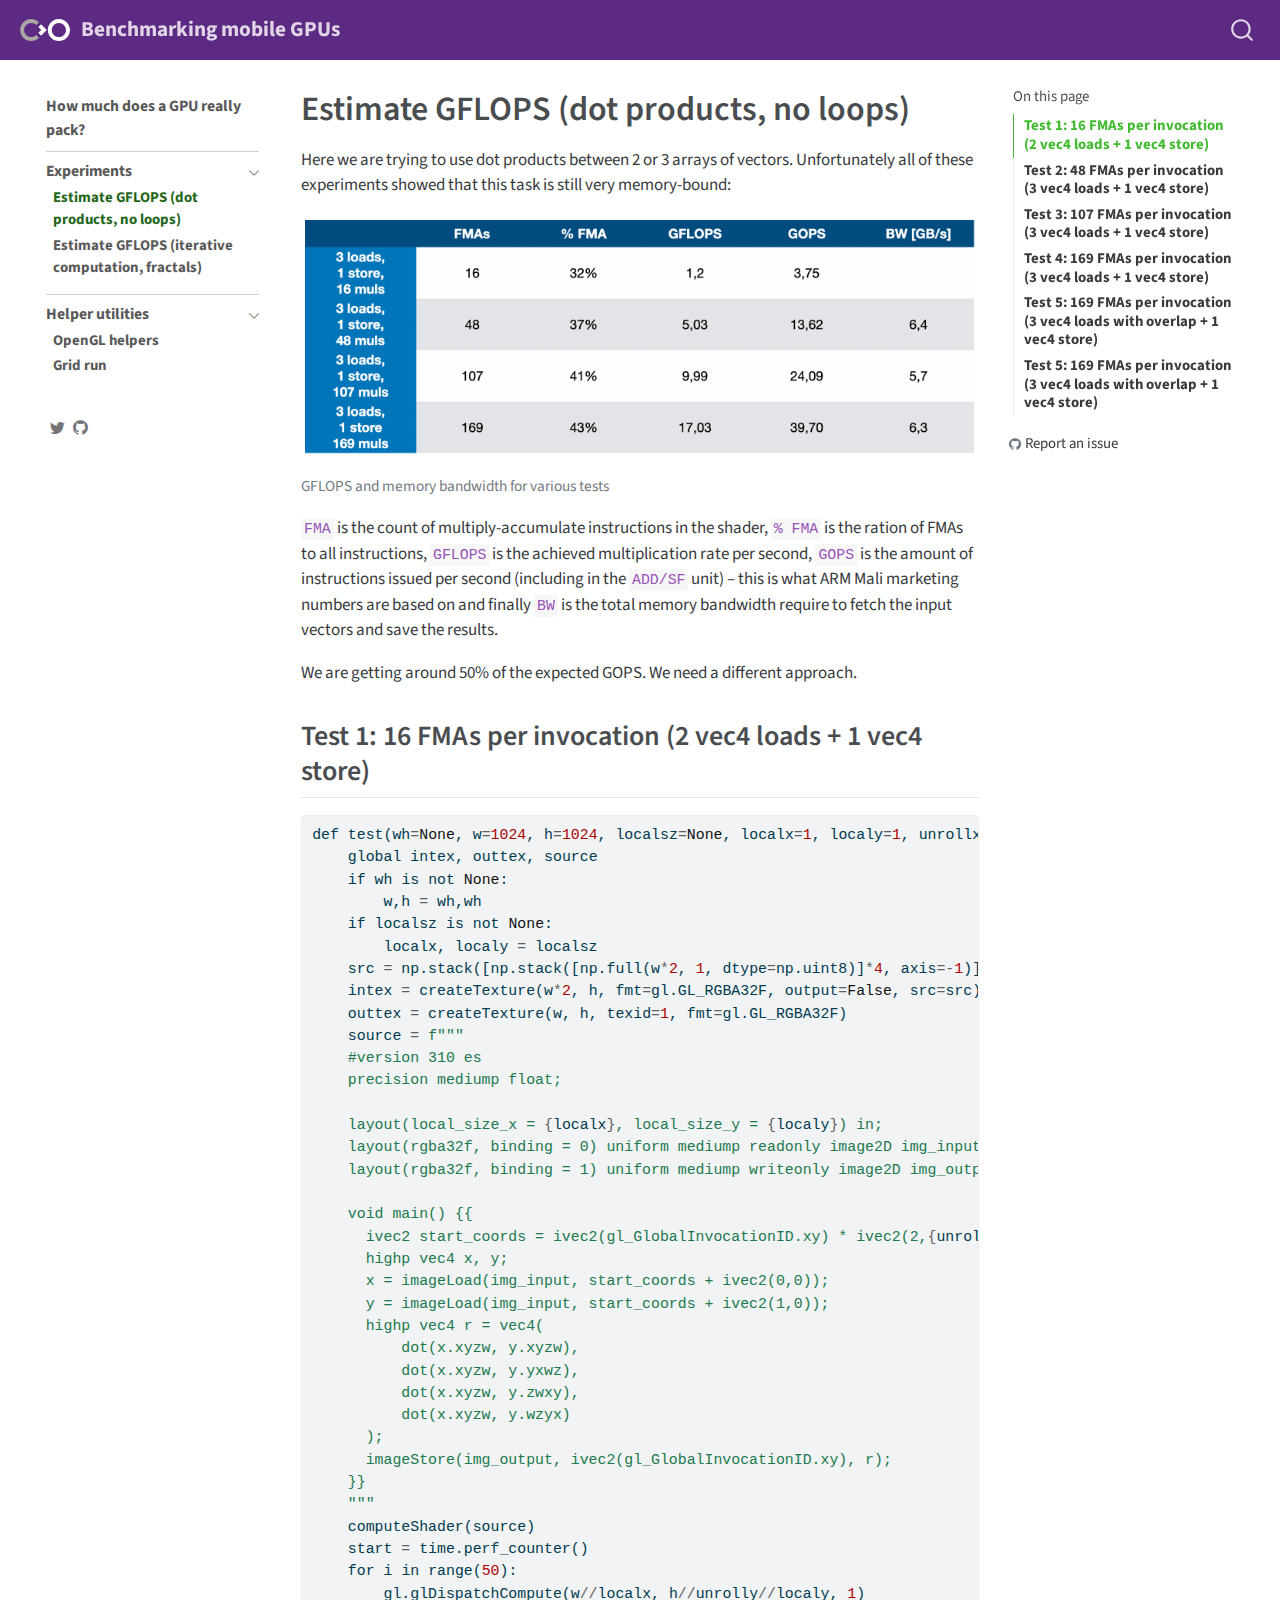
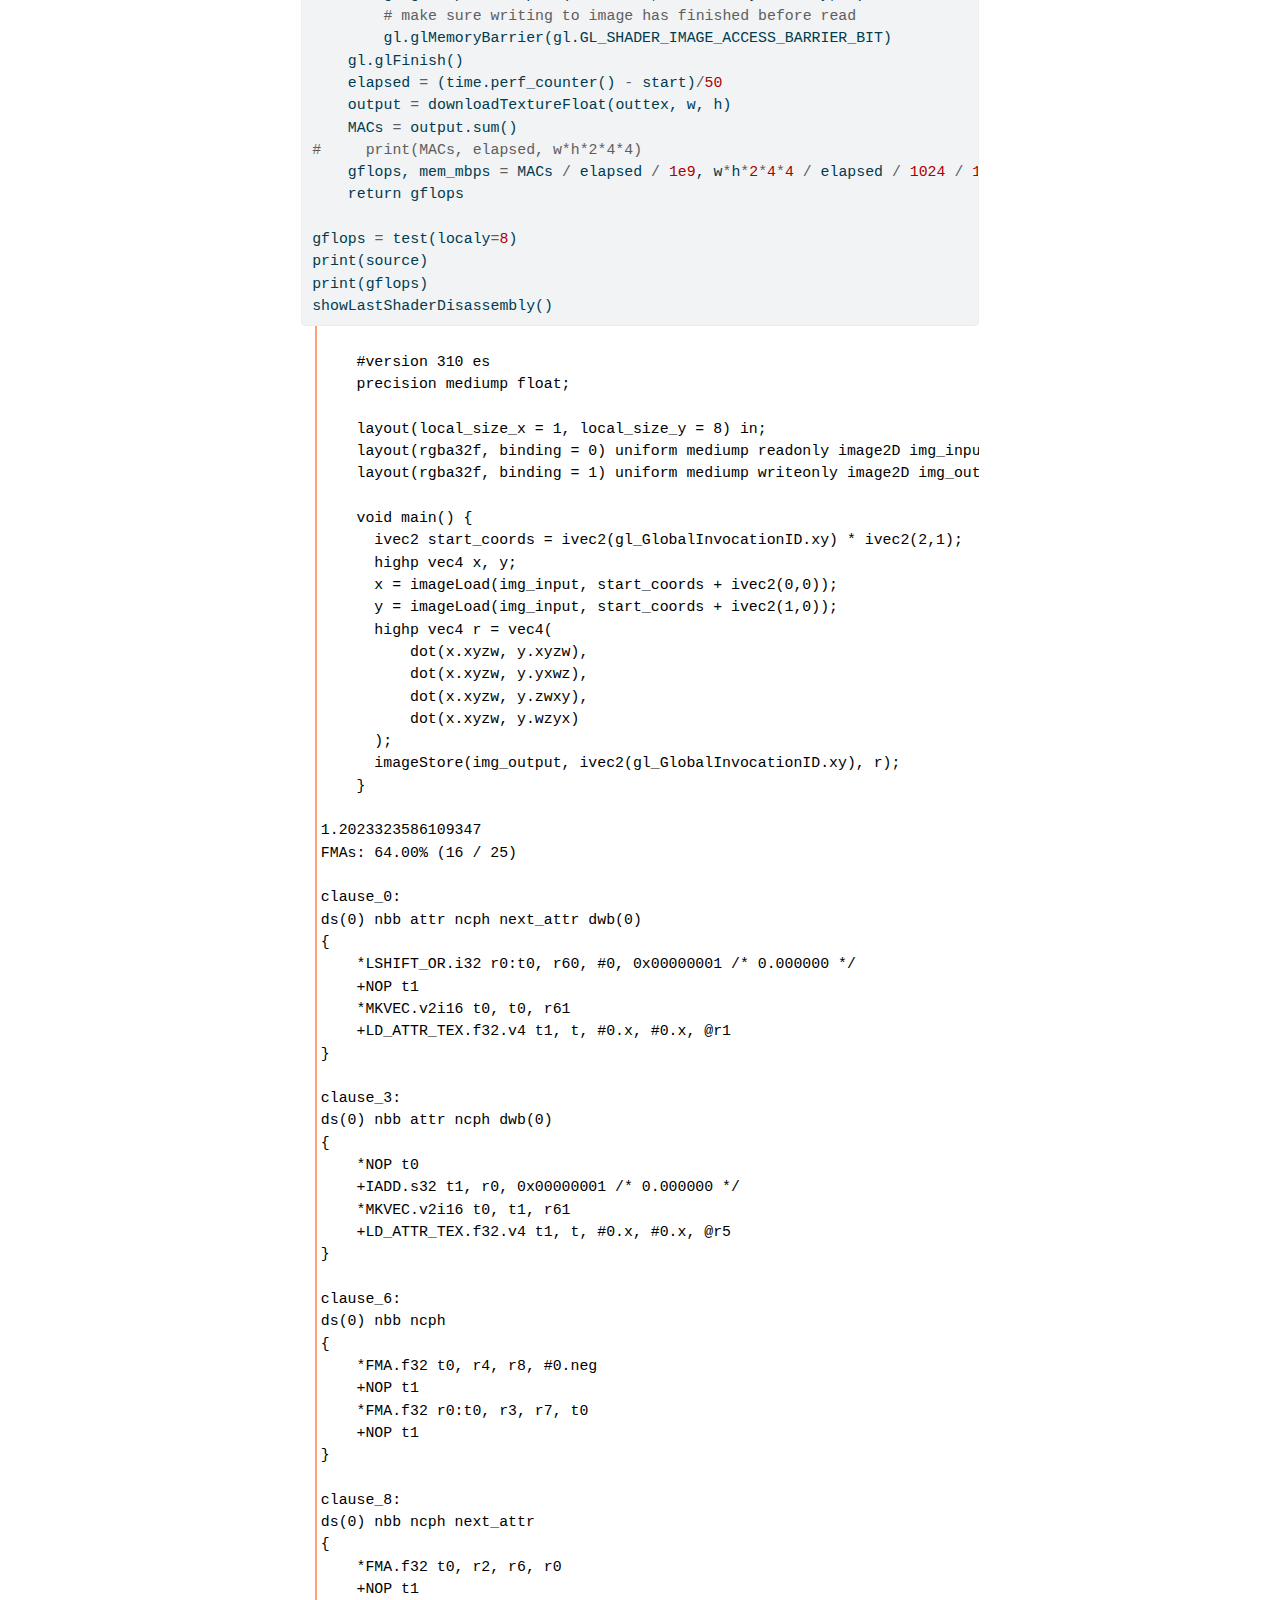
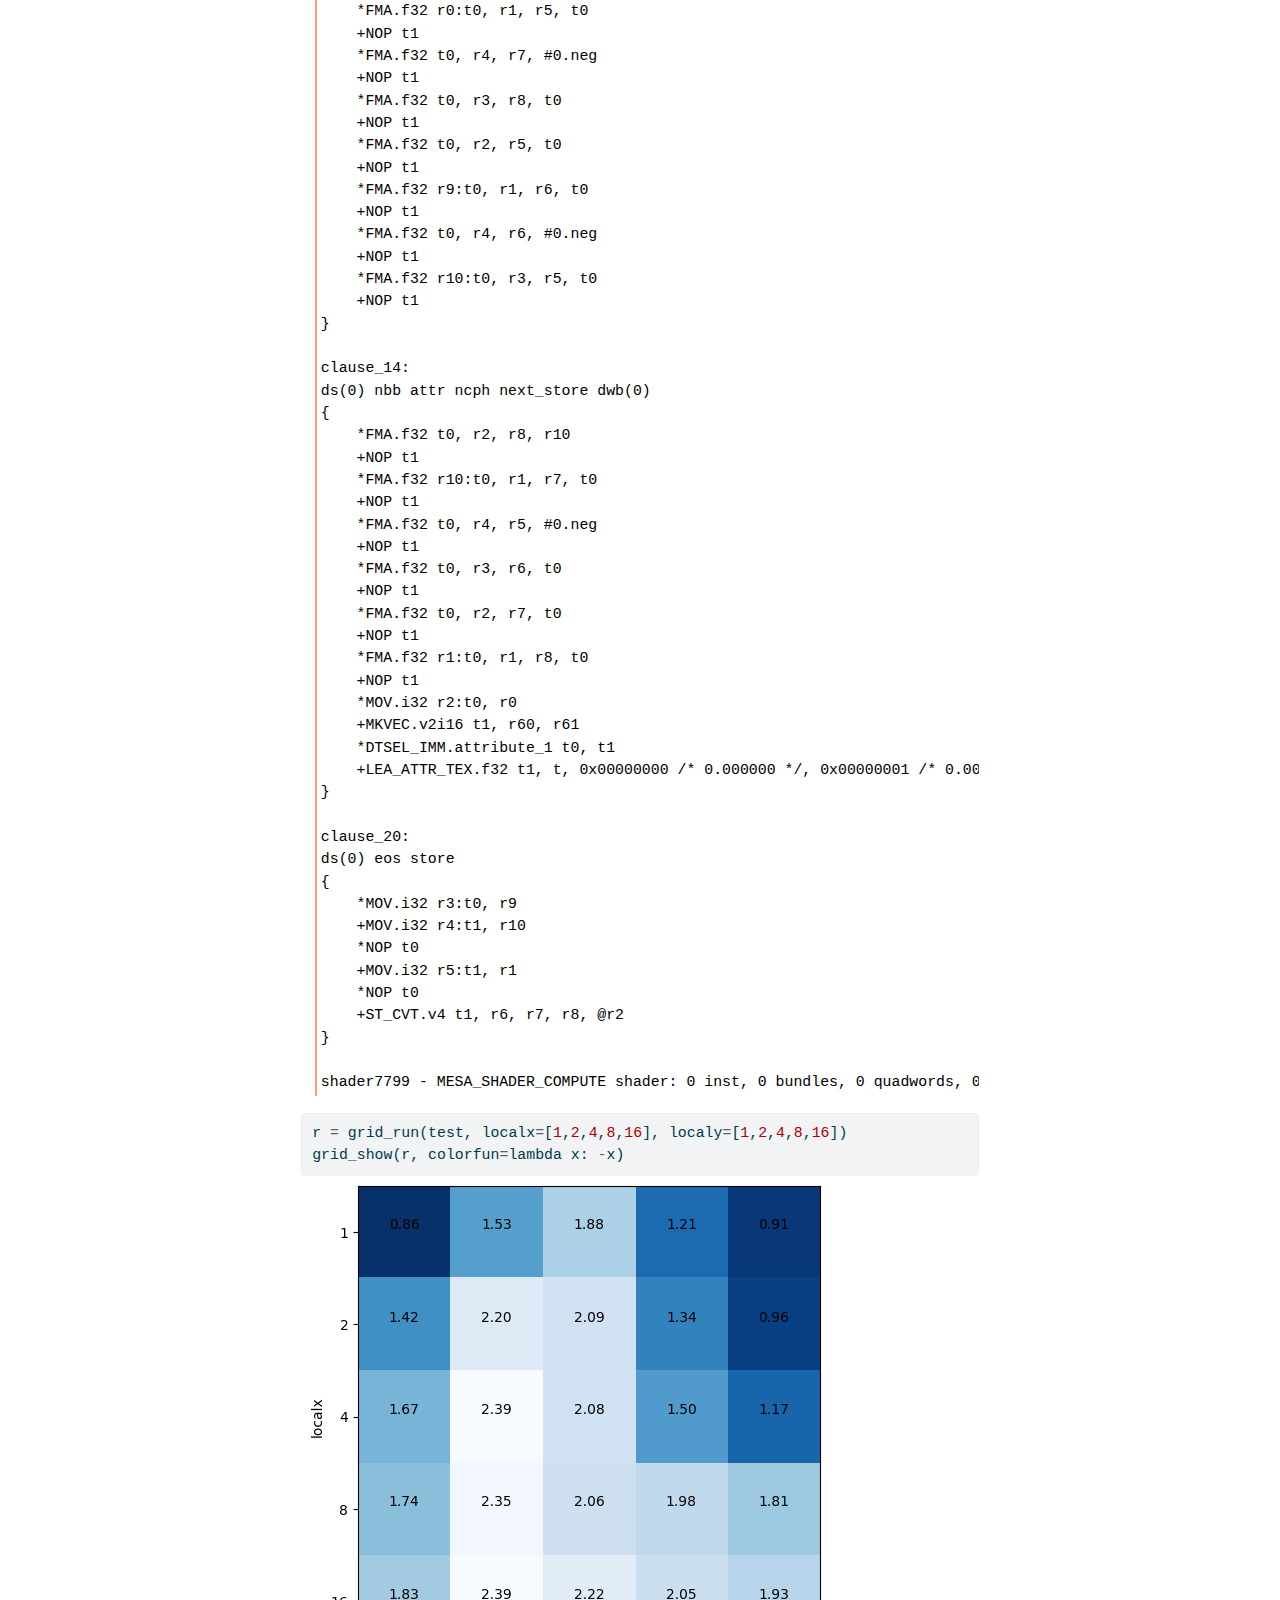
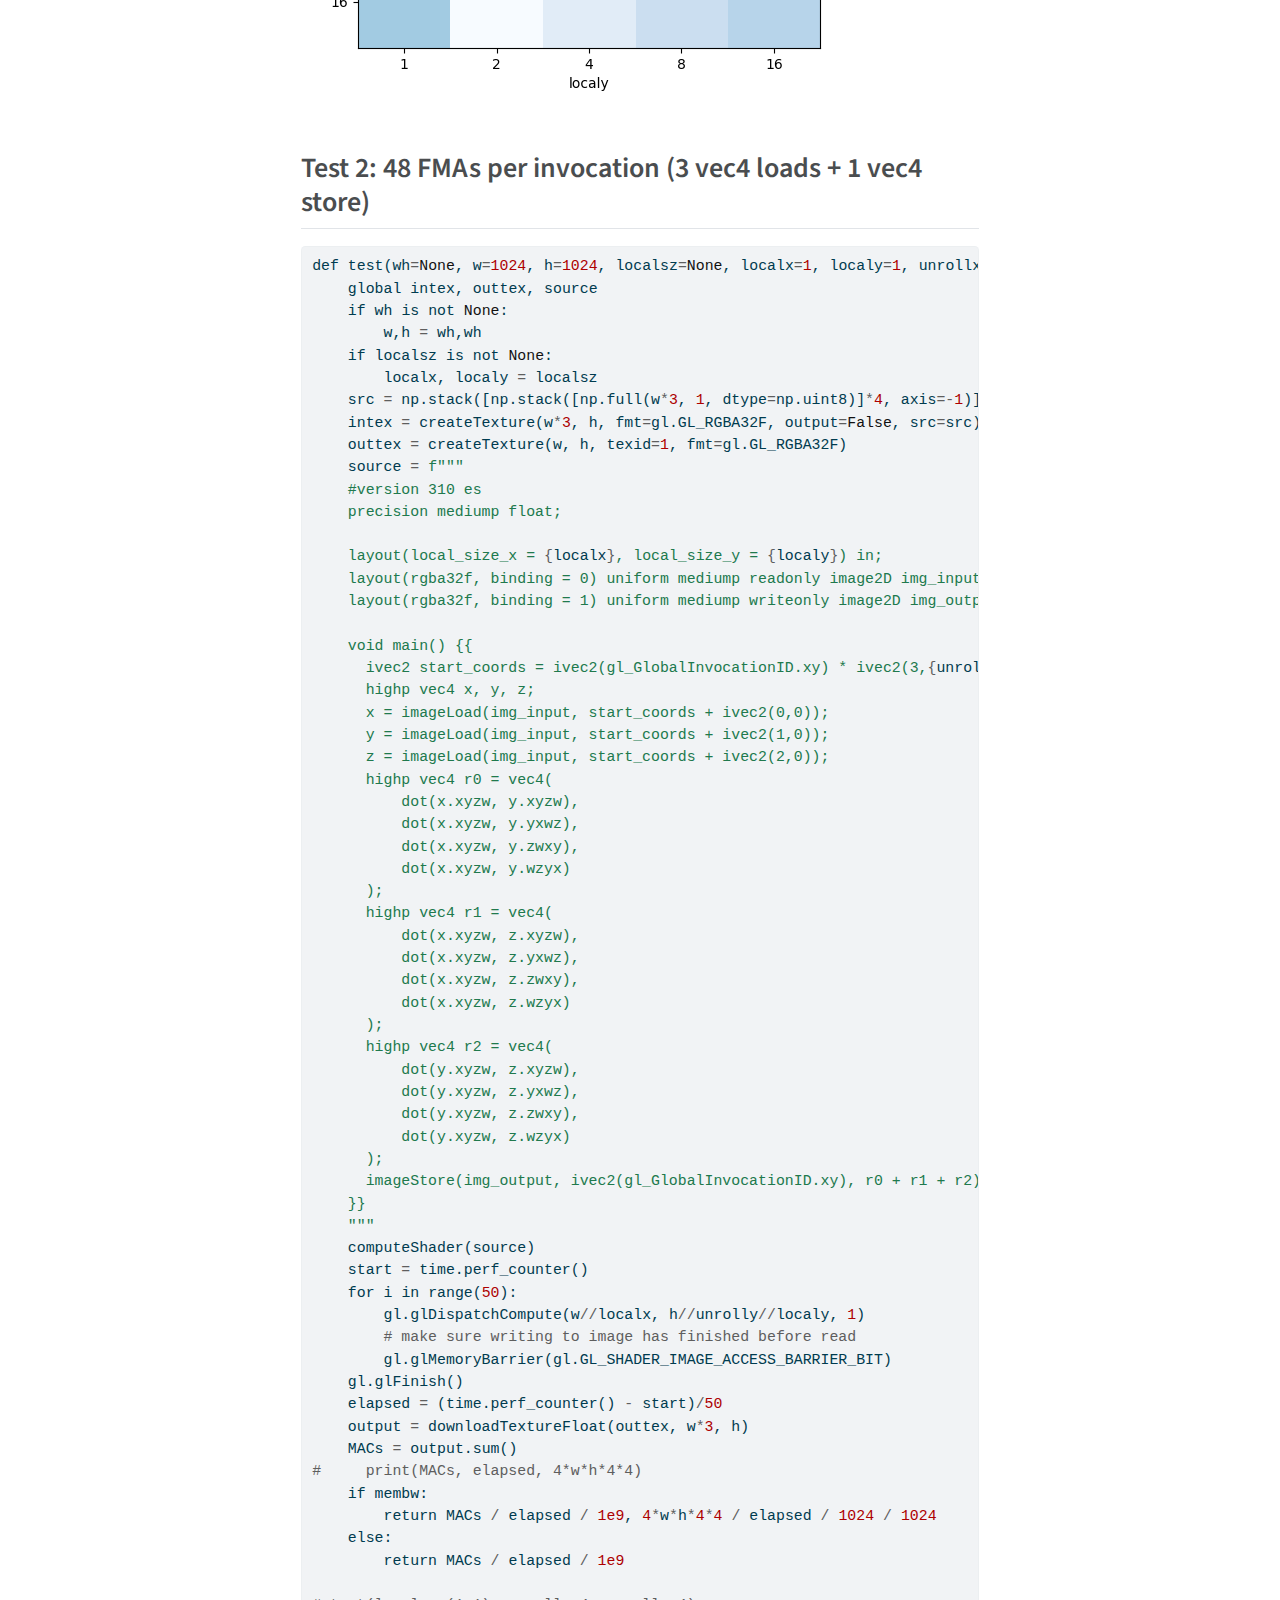
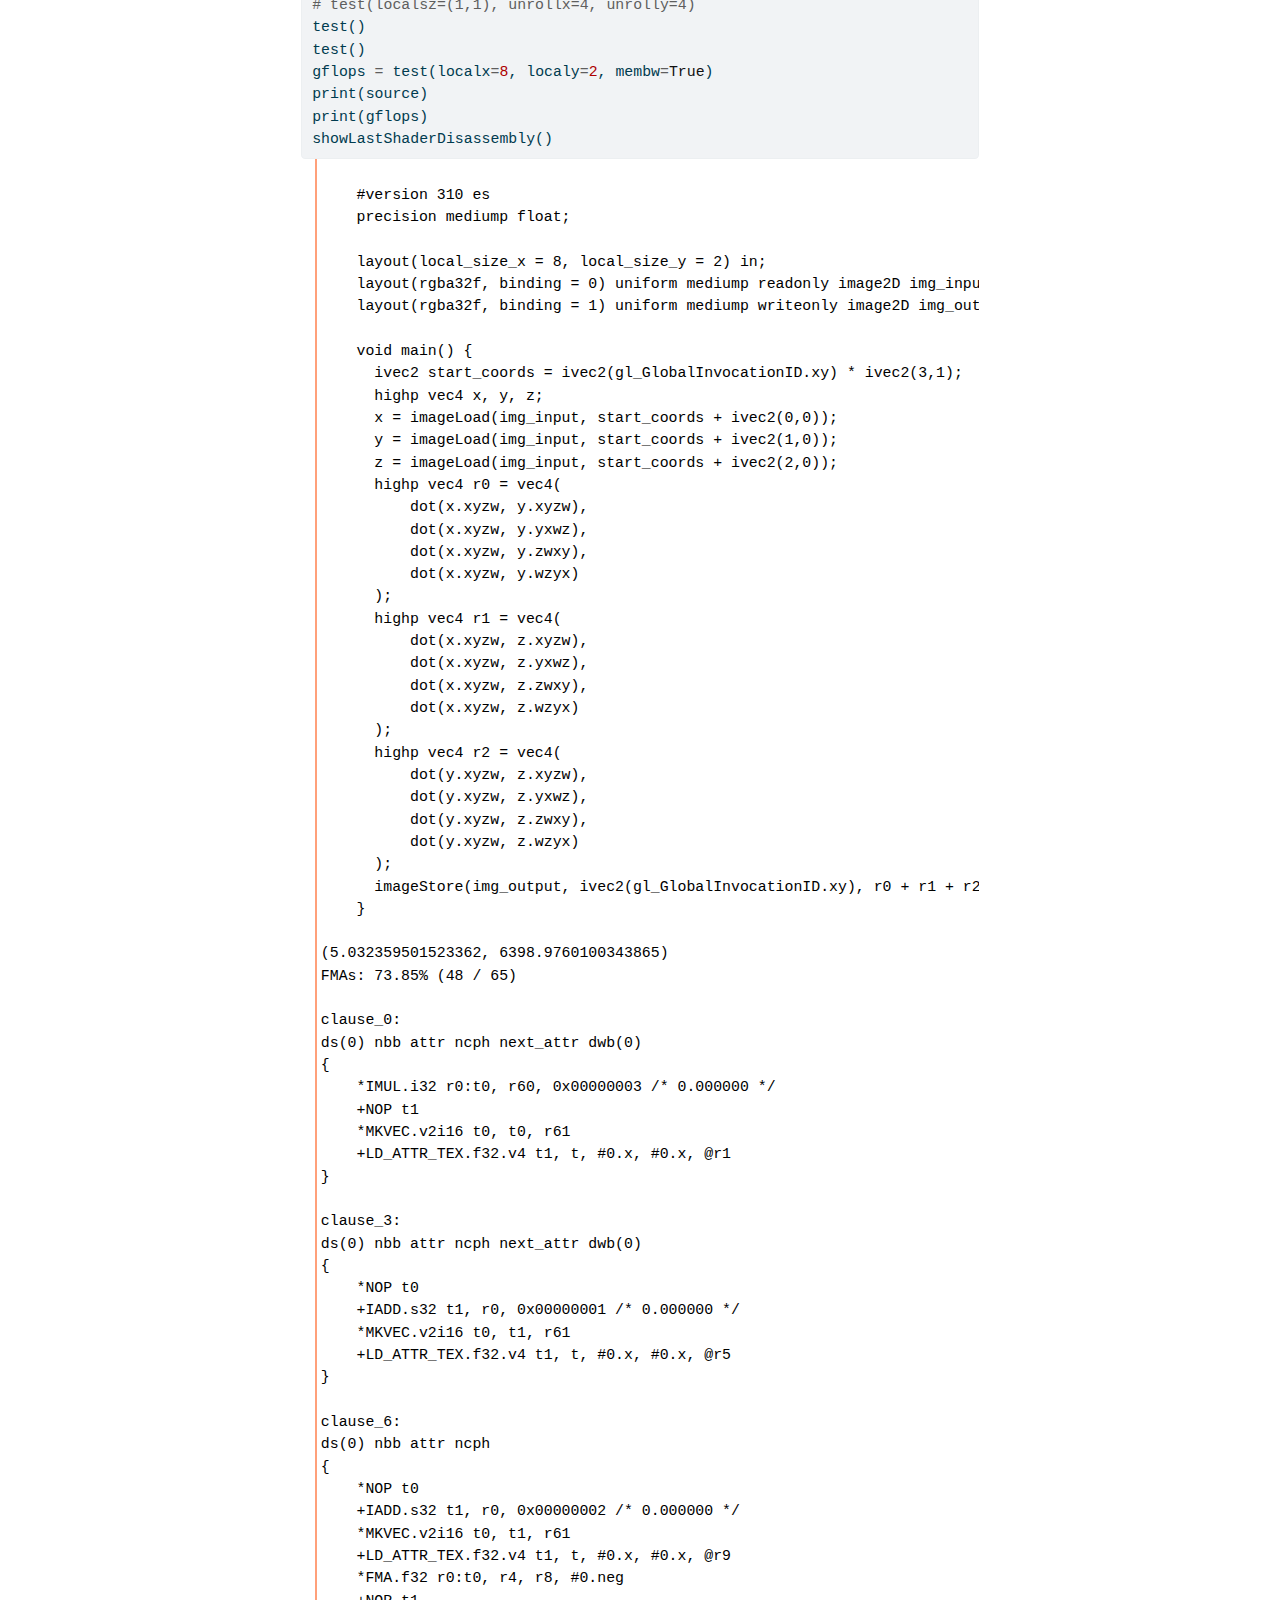
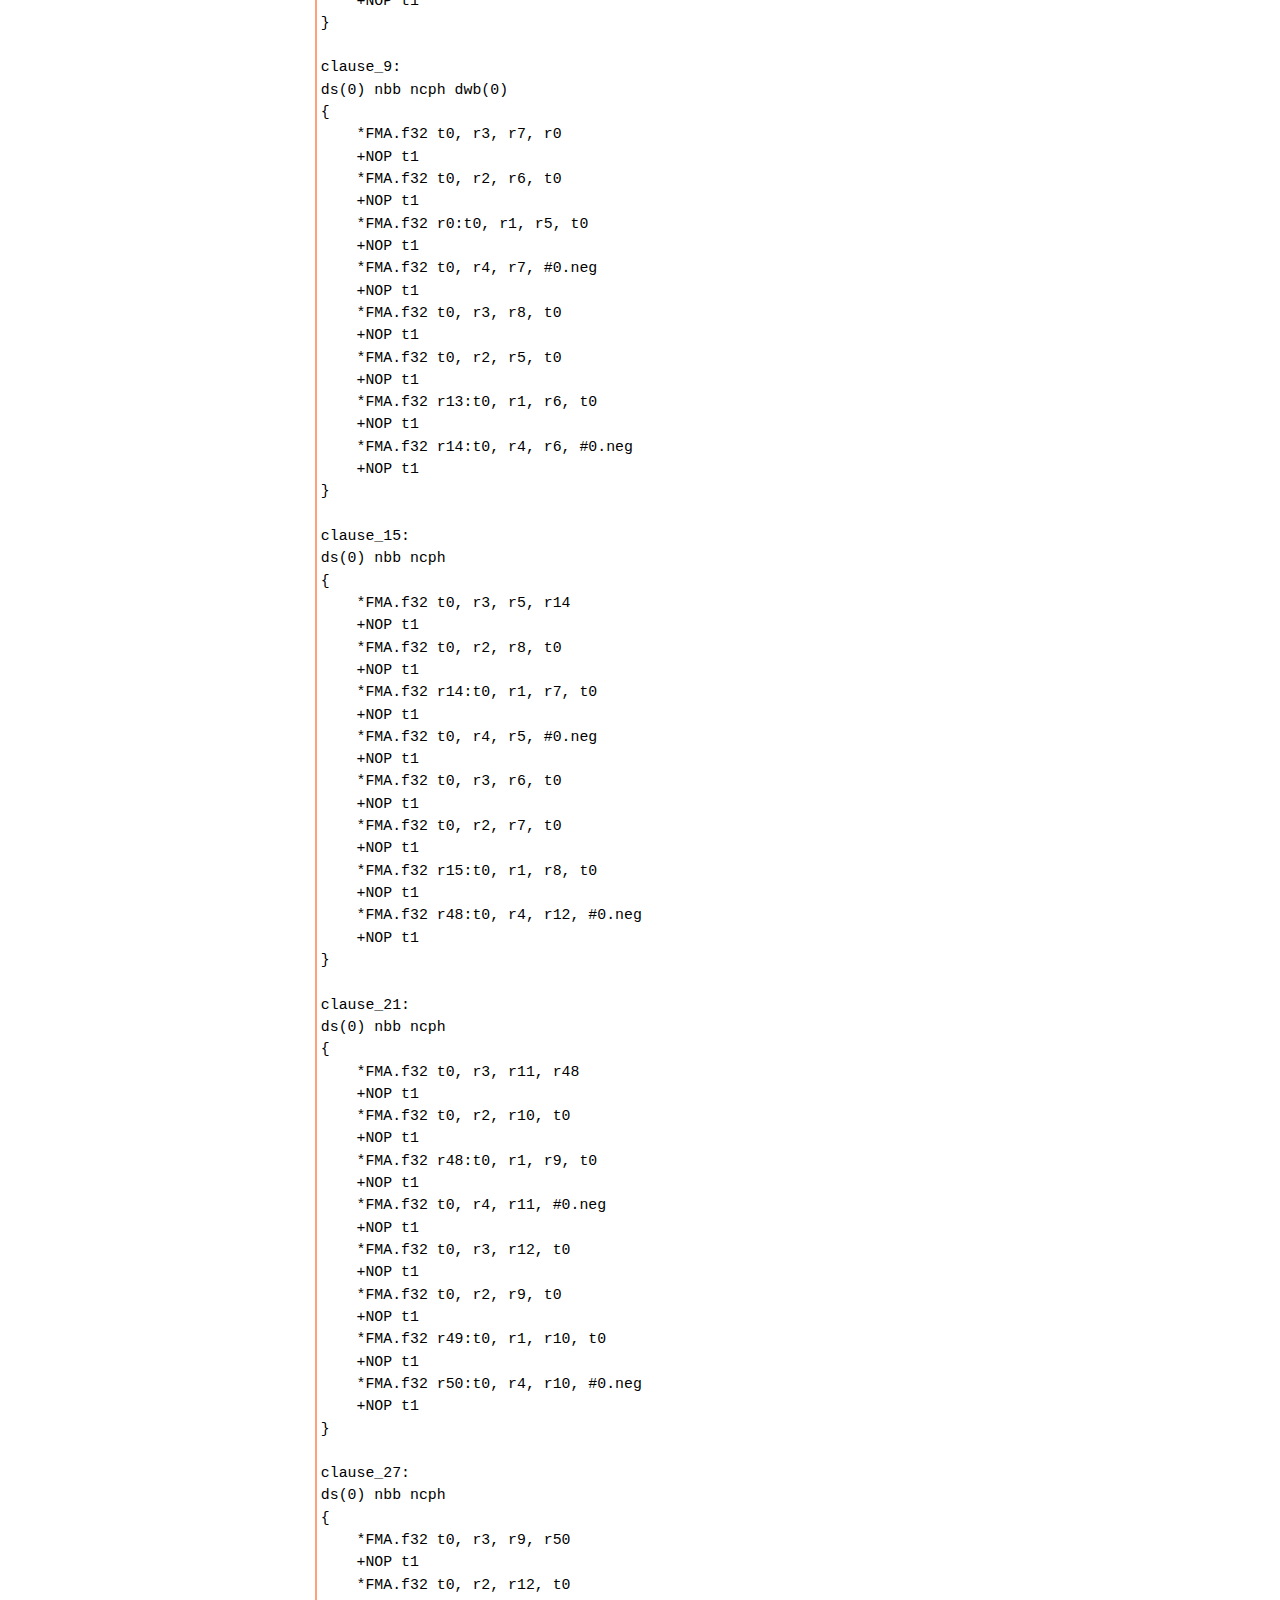
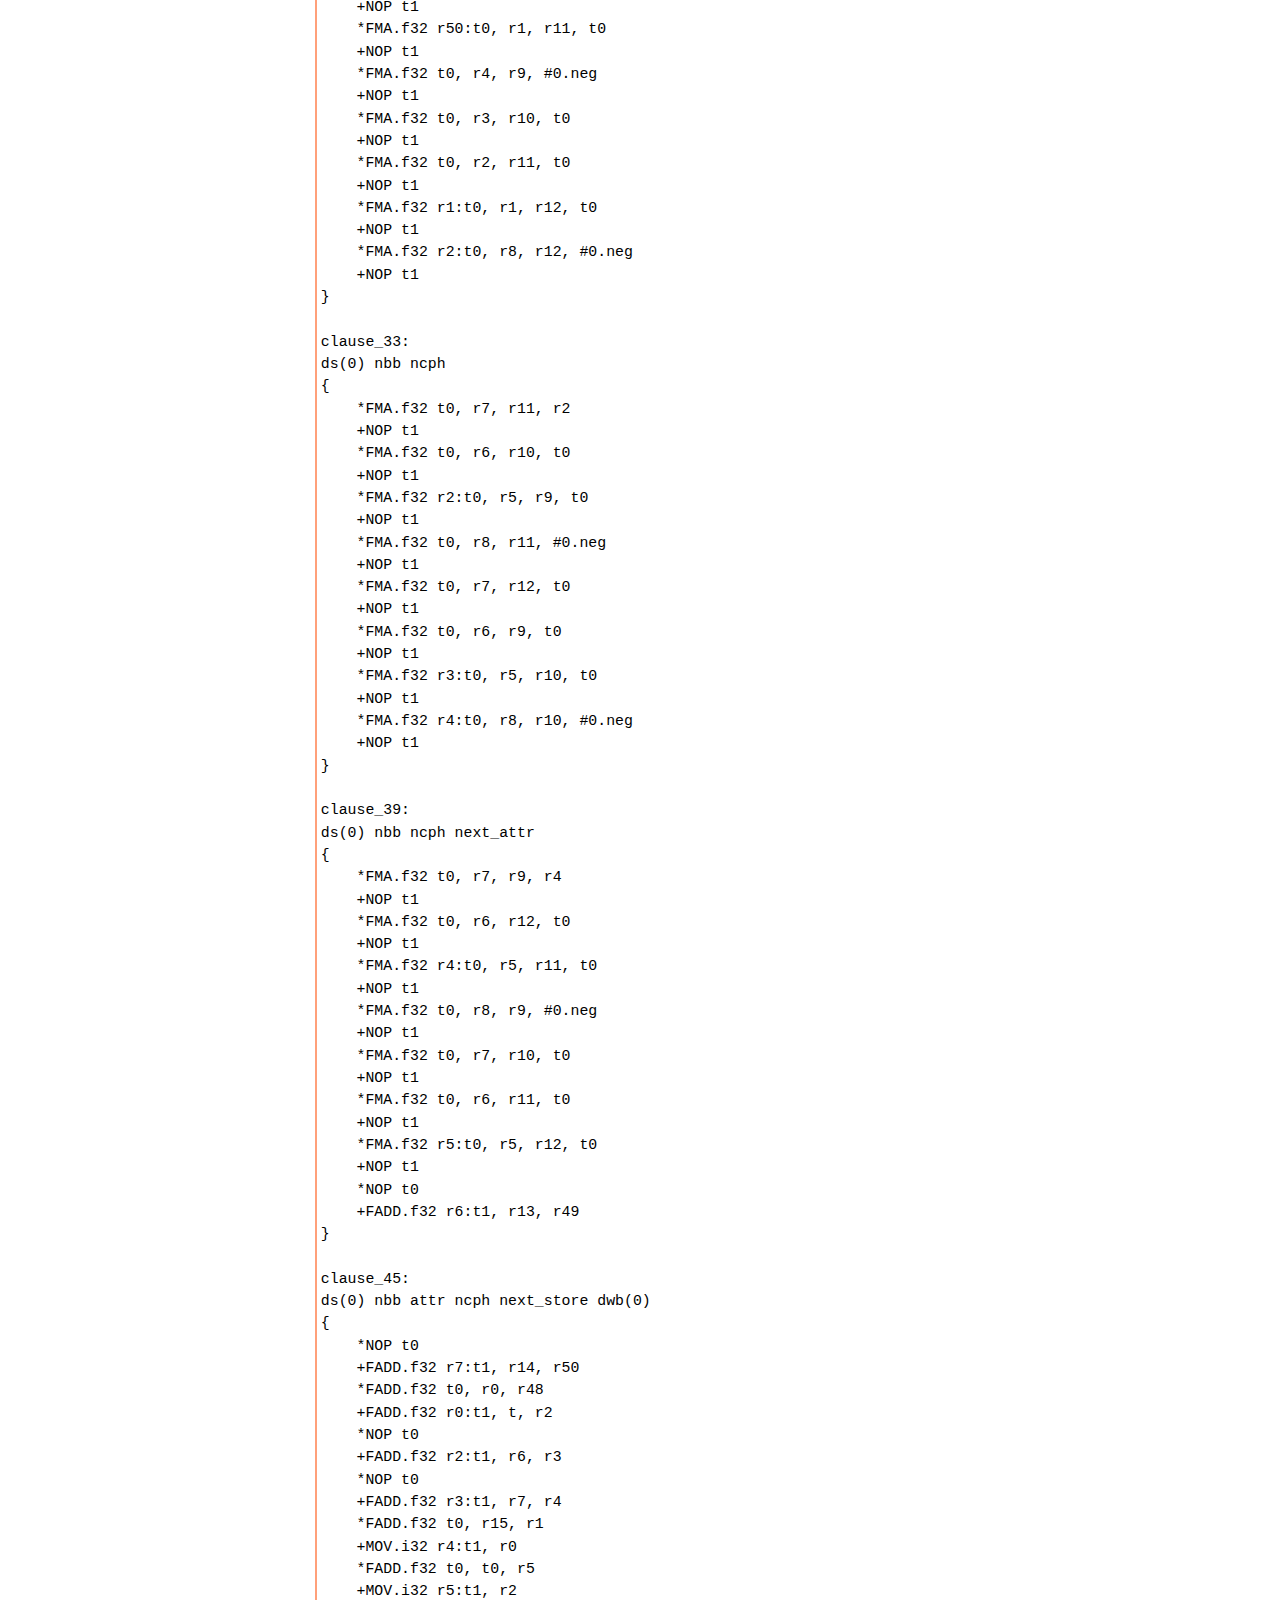
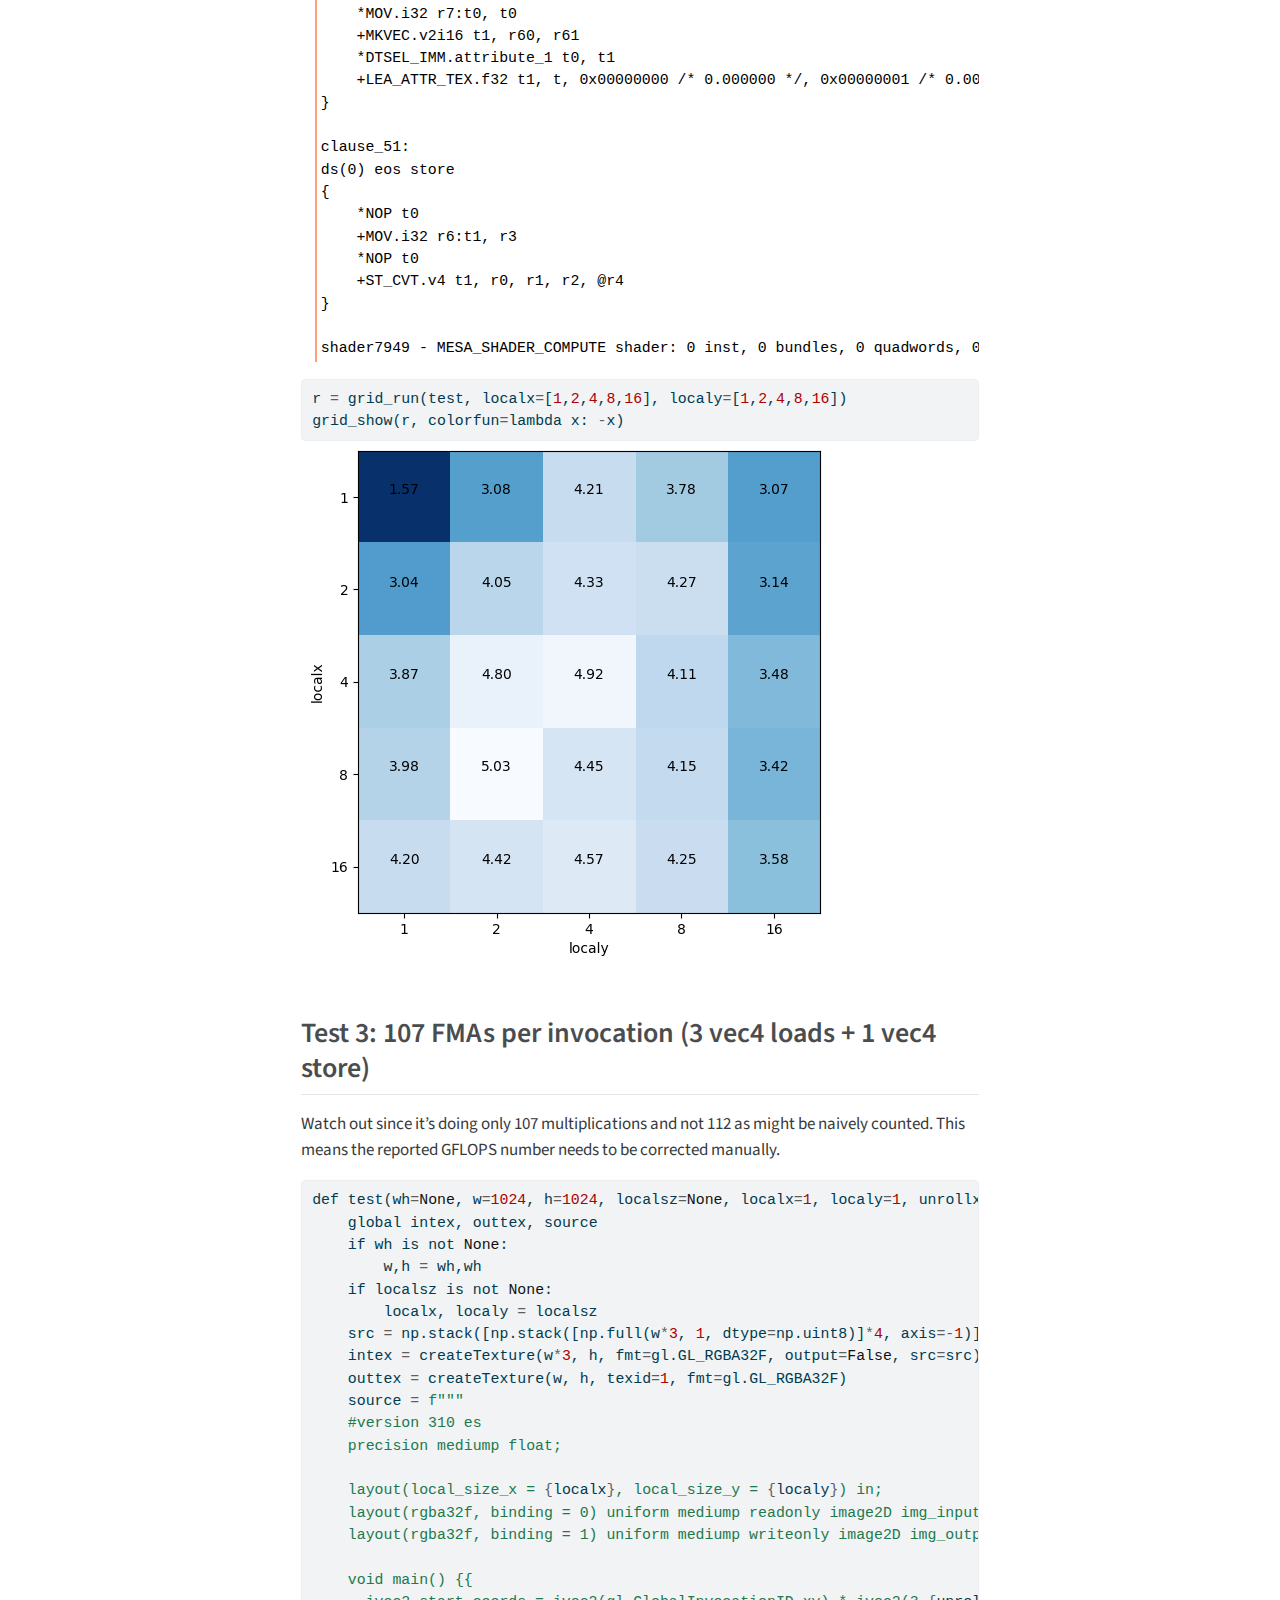
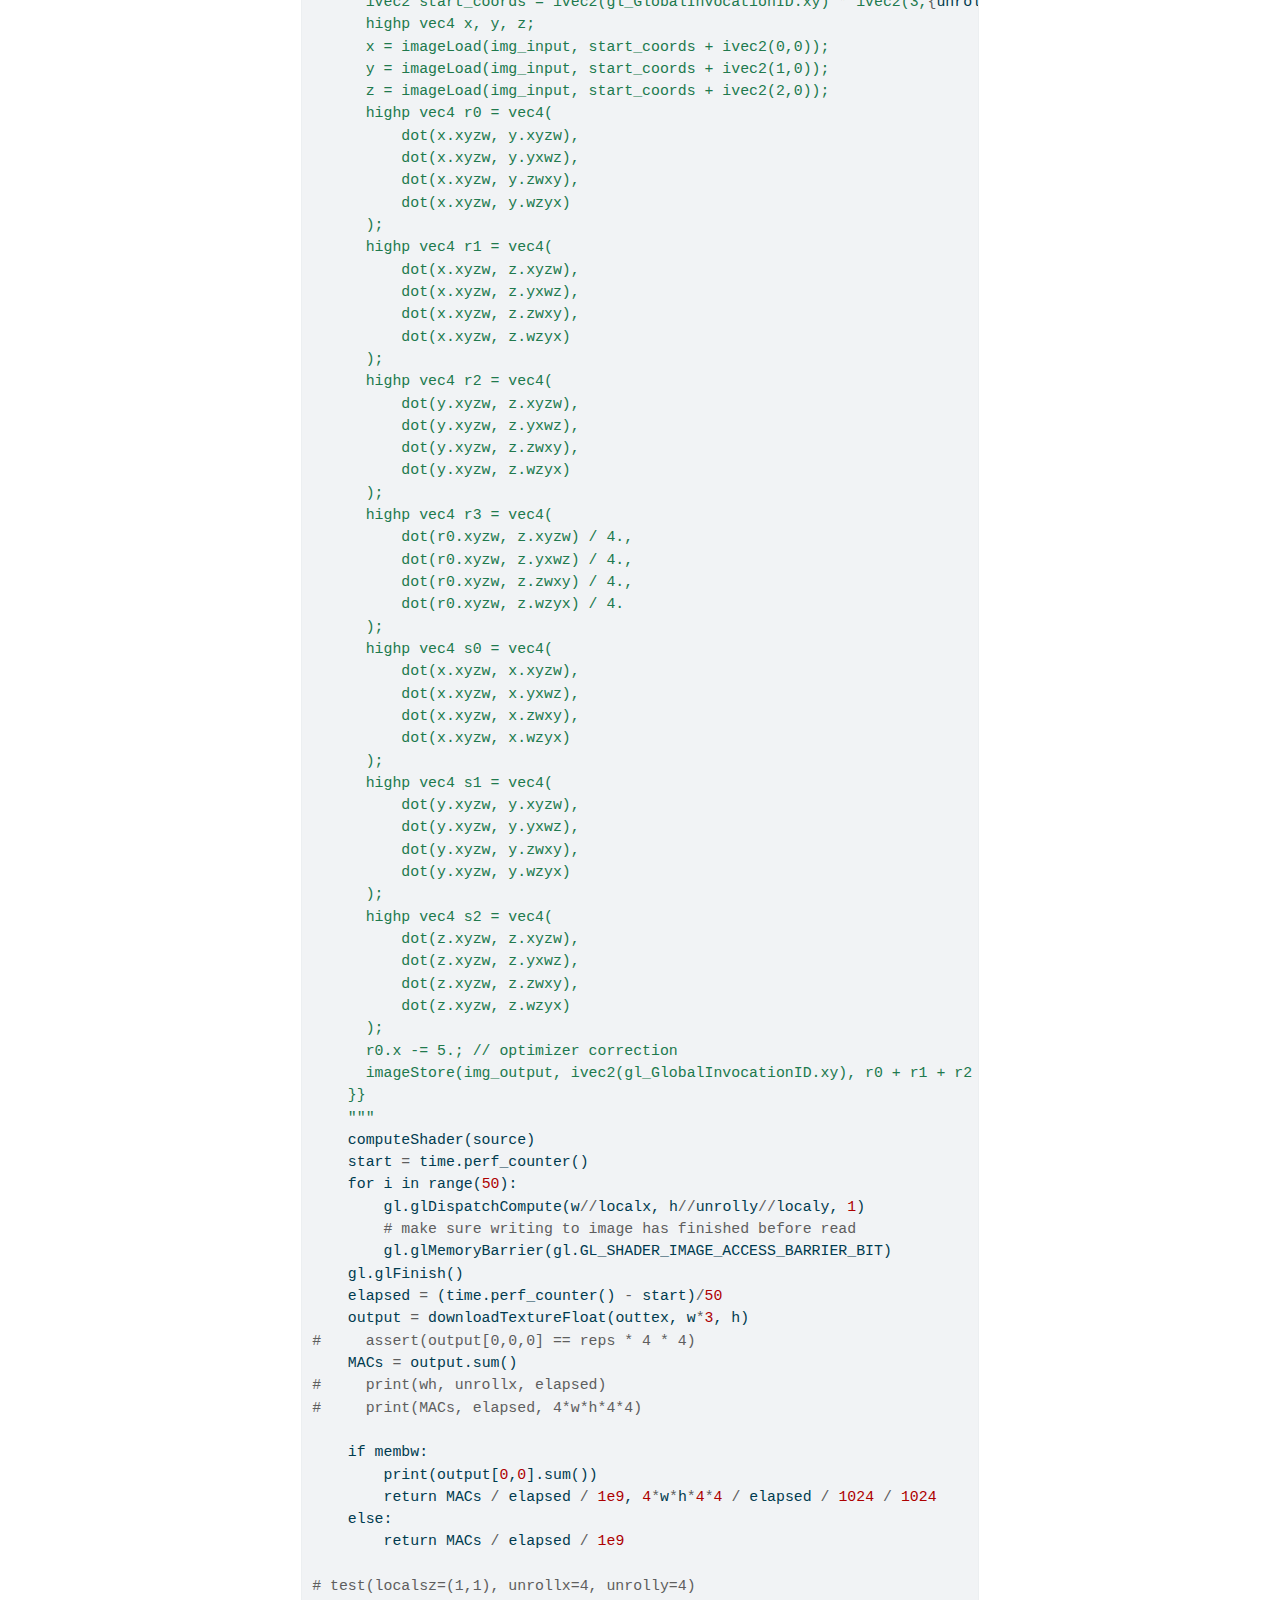
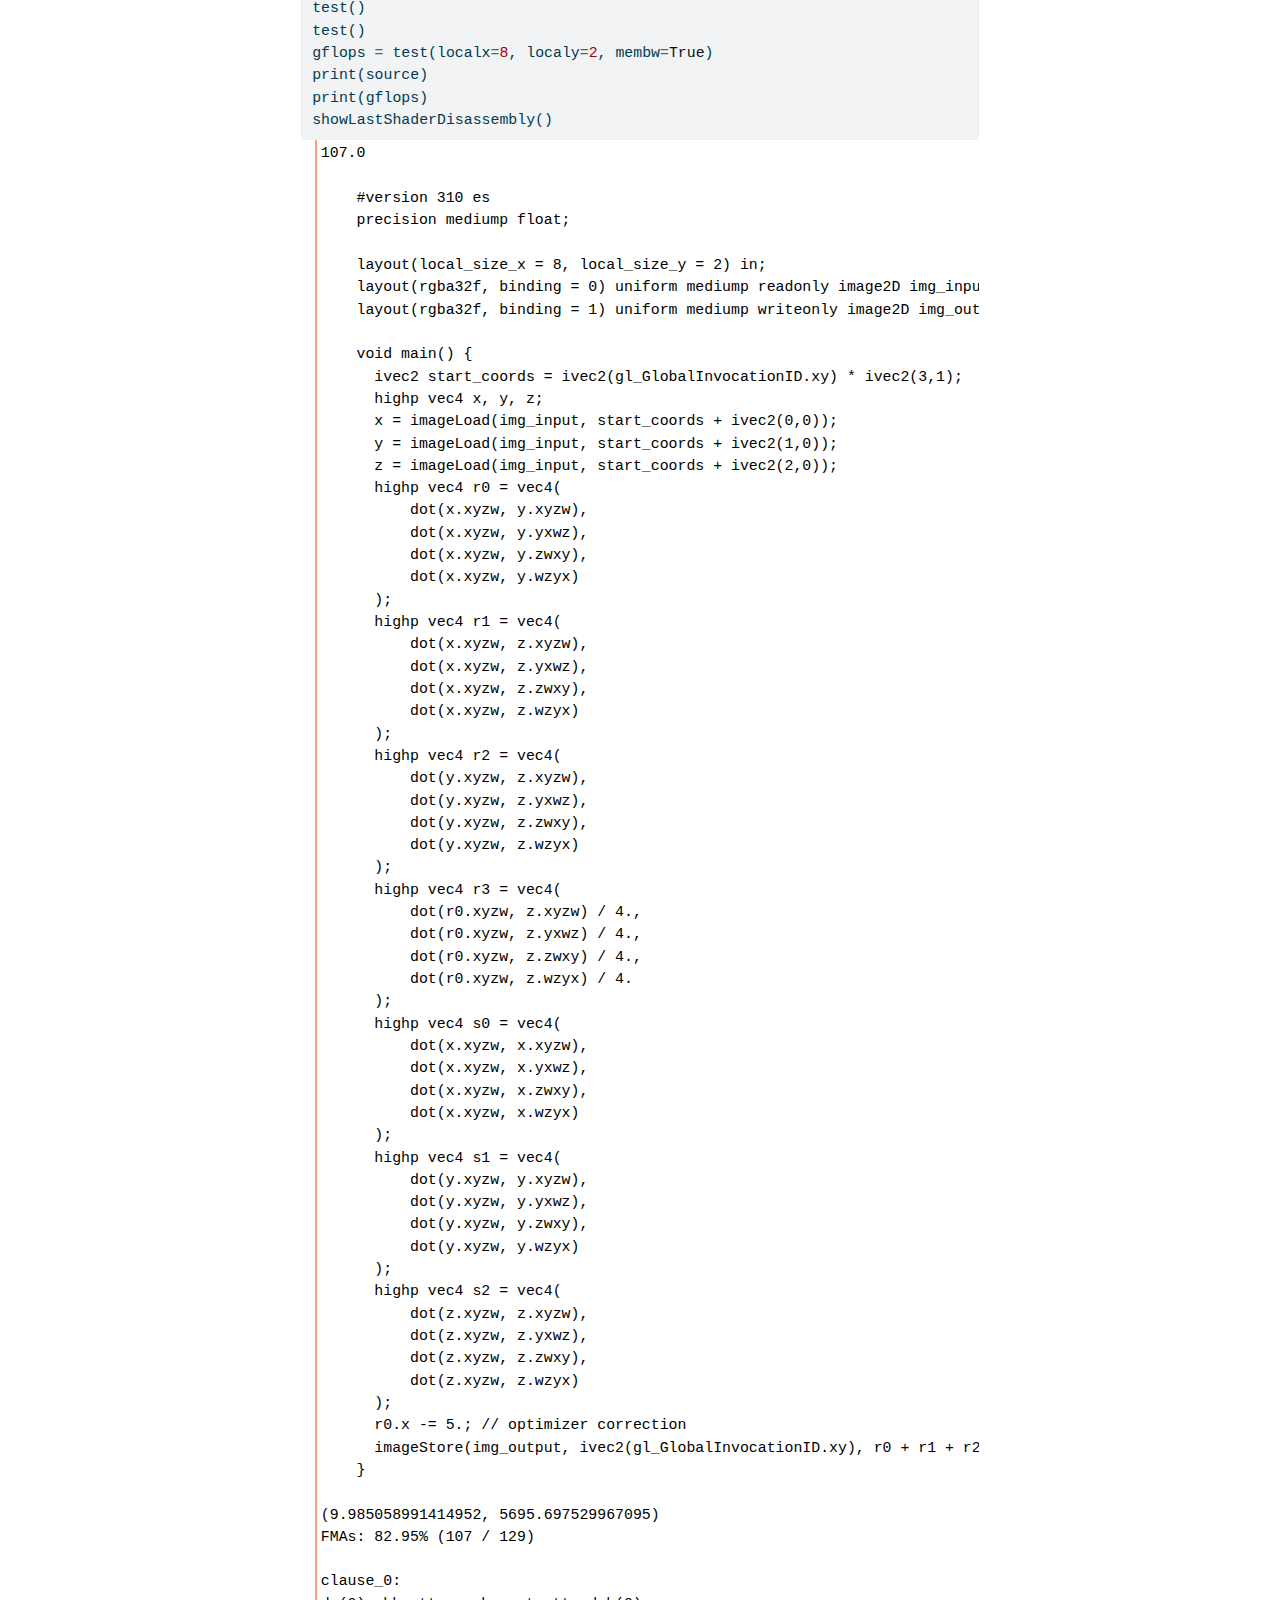
<file: a1. estimate gflops (dot products, no loops).html>
<!DOCTYPE html>
<html xmlns="http://www.w3.org/1999/xhtml" lang="en" xml:lang="en"><head>

<meta charset="utf-8">
<meta name="generator" content="quarto-1.3.353">

<meta name="viewport" content="width=device-width, initial-scale=1.0, user-scalable=yes">


<title>Benchmarking mobile GPUs - Estimate GFLOPS (dot products, no loops)</title>
<style>
code{white-space: pre-wrap;}
span.smallcaps{font-variant: small-caps;}
div.columns{display: flex; gap: min(4vw, 1.5em);}
div.column{flex: auto; overflow-x: auto;}
div.hanging-indent{margin-left: 1.5em; text-indent: -1.5em;}
ul.task-list{list-style: none;}
ul.task-list li input[type="checkbox"] {
  width: 0.8em;
  margin: 0 0.8em 0.2em -1em; /* quarto-specific, see https://github.com/quarto-dev/quarto-cli/issues/4556 */ 
  vertical-align: middle;
}
/* CSS for syntax highlighting */
pre > code.sourceCode { white-space: pre; position: relative; }
pre > code.sourceCode > span { display: inline-block; line-height: 1.25; }
pre > code.sourceCode > span:empty { height: 1.2em; }
.sourceCode { overflow: visible; }
code.sourceCode > span { color: inherit; text-decoration: inherit; }
div.sourceCode { margin: 1em 0; }
pre.sourceCode { margin: 0; }
@media screen {
div.sourceCode { overflow: auto; }
}
@media print {
pre > code.sourceCode { white-space: pre-wrap; }
pre > code.sourceCode > span { text-indent: -5em; padding-left: 5em; }
}
pre.numberSource code
  { counter-reset: source-line 0; }
pre.numberSource code > span
  { position: relative; left: -4em; counter-increment: source-line; }
pre.numberSource code > span > a:first-child::before
  { content: counter(source-line);
    position: relative; left: -1em; text-align: right; vertical-align: baseline;
    border: none; display: inline-block;
    -webkit-touch-callout: none; -webkit-user-select: none;
    -khtml-user-select: none; -moz-user-select: none;
    -ms-user-select: none; user-select: none;
    padding: 0 4px; width: 4em;
  }
pre.numberSource { margin-left: 3em;  padding-left: 4px; }
div.sourceCode
  {   }
@media screen {
pre > code.sourceCode > span > a:first-child::before { text-decoration: underline; }
}
</style>


<script src="site_libs/quarto-nav/quarto-nav.js"></script>
<script src="site_libs/quarto-nav/headroom.min.js"></script>
<script src="site_libs/clipboard/clipboard.min.js"></script>
<script src="site_libs/quarto-search/autocomplete.umd.js"></script>
<script src="site_libs/quarto-search/fuse.min.js"></script>
<script src="site_libs/quarto-search/quarto-search.js"></script>
<meta name="quarto:offset" content="./">
<script src="site_libs/quarto-html/quarto.js"></script>
<script src="site_libs/quarto-html/popper.min.js"></script>
<script src="site_libs/quarto-html/tippy.umd.min.js"></script>
<script src="site_libs/quarto-html/anchor.min.js"></script>
<link href="site_libs/quarto-html/tippy.css" rel="stylesheet">
<link href="site_libs/quarto-html/quarto-syntax-highlighting.css" rel="stylesheet" id="quarto-text-highlighting-styles">
<script src="site_libs/bootstrap/bootstrap.min.js"></script>
<link href="site_libs/bootstrap/bootstrap-icons.css" rel="stylesheet">
<link href="site_libs/bootstrap/bootstrap.min.css" rel="stylesheet" id="quarto-bootstrap" data-mode="light">
<script id="quarto-search-options" type="application/json">{
  "location": "navbar",
  "copy-button": false,
  "collapse-after": 3,
  "panel-placement": "end",
  "type": "overlay",
  "limit": 20,
  "language": {
    "search-no-results-text": "No results",
    "search-matching-documents-text": "matching documents",
    "search-copy-link-title": "Copy link to search",
    "search-hide-matches-text": "Hide additional matches",
    "search-more-match-text": "more match in this document",
    "search-more-matches-text": "more matches in this document",
    "search-clear-button-title": "Clear",
    "search-detached-cancel-button-title": "Cancel",
    "search-submit-button-title": "Submit"
  }
}</script>


<link rel="stylesheet" href="styles.css">
<meta property="og:title" content="Benchmarking mobile GPUs - Estimate GFLOPS (dot products, no loops)">
<meta property="og:description" content="">
<meta property="og:image" content="https://collabora.github.io/compute-benchmarks/imgs/dot-product-gflops.png">
<meta property="og:site-name" content="Benchmarking mobile GPUs">
<meta property="og:image:height" content="630">
<meta property="og:image:width" content="1760">
<meta name="twitter:title" content="Benchmarking mobile GPUs - Estimate GFLOPS (dot products, no loops)">
<meta name="twitter:description" content="">
<meta name="twitter:image" content="https://collabora.github.io/compute-benchmarks/imgs/dot-product-gflops.png">
<meta name="twitter:image-height" content="630">
<meta name="twitter:image-width" content="1760">
<meta name="twitter:card" content="summary_large_image">
</head>

<body class="nav-sidebar floating nav-fixed">

<div id="quarto-search-results"></div>
  <header id="quarto-header" class="headroom fixed-top">
    <nav class="navbar navbar-expand-lg navbar-dark ">
      <div class="navbar-container container-fluid">
      <div class="navbar-brand-container">
    <a href="./index.html" class="navbar-brand navbar-brand-logo">
    <img src="./imgs/logo.svg" alt="" class="navbar-logo">
    </a>
    <a class="navbar-brand" href="./index.html">
    <span class="navbar-title">Benchmarking mobile GPUs</span>
    </a>
  </div>
        <div class="quarto-navbar-tools ms-auto">
</div>
          <div id="quarto-search" class="" title="Search"></div>
      </div> <!-- /container-fluid -->
    </nav>
  <nav class="quarto-secondary-nav">
    <div class="container-fluid d-flex">
      <button type="button" class="quarto-btn-toggle btn" data-bs-toggle="collapse" data-bs-target="#quarto-sidebar,#quarto-sidebar-glass" aria-controls="quarto-sidebar" aria-expanded="false" aria-label="Toggle sidebar navigation" onclick="if (window.quartoToggleHeadroom) { window.quartoToggleHeadroom(); }">
        <i class="bi bi-layout-text-sidebar-reverse"></i>
      </button>
      <nav class="quarto-page-breadcrumbs" aria-label="breadcrumb"><ol class="breadcrumb"><li class="breadcrumb-item"><a href="./a1. estimate gflops (dot products, no loops).html">Experiments</a></li><li class="breadcrumb-item"><a href="./a1. estimate gflops (dot products, no loops).html">Estimate GFLOPS (dot products, no loops)</a></li></ol></nav>
      <a class="flex-grow-1" role="button" data-bs-toggle="collapse" data-bs-target="#quarto-sidebar,#quarto-sidebar-glass" aria-controls="quarto-sidebar" aria-expanded="false" aria-label="Toggle sidebar navigation" onclick="if (window.quartoToggleHeadroom) { window.quartoToggleHeadroom(); }">      
      </a>
    </div>
  </nav>
</header>
<!-- content -->
<div id="quarto-content" class="quarto-container page-columns page-rows-contents page-layout-article page-navbar">
<!-- sidebar -->
  <nav id="quarto-sidebar" class="sidebar collapse collapse-horizontal sidebar-navigation floating overflow-auto">
        <div class="sidebar-tools-main">
    <a href="https://twitter.com/jpclap" title="" class="quarto-navigation-tool px-1" aria-label=""><i class="bi bi-twitter"></i></a>
    <a href="https://github.com/collabora/compute-benchmarks" title="" class="quarto-navigation-tool px-1" aria-label=""><i class="bi bi-github"></i></a>
</div>
    <div class="sidebar-menu-container"> 
    <ul class="list-unstyled mt-1">
        <li class="sidebar-item">
  <div class="sidebar-item-container"> 
  <a href="./index.html" class="sidebar-item-text sidebar-link">
 <span class="menu-text">How much does a GPU really pack?</span></a>
  </div>
</li>
        <li class="px-0"><hr class="sidebar-divider hi "></li>
        <li class="sidebar-item sidebar-item-section">
      <div class="sidebar-item-container"> 
            <a class="sidebar-item-text sidebar-link text-start" data-bs-toggle="collapse" data-bs-target="#quarto-sidebar-section-1" aria-expanded="true">
 <span class="menu-text">Experiments</span></a>
          <a class="sidebar-item-toggle text-start" data-bs-toggle="collapse" data-bs-target="#quarto-sidebar-section-1" aria-expanded="true" aria-label="Toggle section">
            <i class="bi bi-chevron-right ms-2"></i>
          </a> 
      </div>
      <ul id="quarto-sidebar-section-1" class="collapse list-unstyled sidebar-section depth1 show">  
          <li class="sidebar-item">
  <div class="sidebar-item-container"> 
  <a href="./a1. estimate gflops (dot products, no loops).html" class="sidebar-item-text sidebar-link active">
 <span class="menu-text">Estimate GFLOPS (dot products, no loops)</span></a>
  </div>
</li>
          <li class="sidebar-item">
  <div class="sidebar-item-container"> 
  <a href="./a2. estimate gflops (iterative computation, fractals).html" class="sidebar-item-text sidebar-link">
 <span class="menu-text">Estimate GFLOPS (iterative computation, fractals)</span></a>
  </div>
</li>
      </ul>
  </li>
        <li class="px-0"><hr class="sidebar-divider hi "></li>
        <li class="sidebar-item sidebar-item-section">
      <div class="sidebar-item-container"> 
            <a class="sidebar-item-text sidebar-link text-start" data-bs-toggle="collapse" data-bs-target="#quarto-sidebar-section-2" aria-expanded="true">
 <span class="menu-text">Helper utilities</span></a>
          <a class="sidebar-item-toggle text-start" data-bs-toggle="collapse" data-bs-target="#quarto-sidebar-section-2" aria-expanded="true" aria-label="Toggle section">
            <i class="bi bi-chevron-right ms-2"></i>
          </a> 
      </div>
      <ul id="quarto-sidebar-section-2" class="collapse list-unstyled sidebar-section depth1 show">  
          <li class="sidebar-item">
  <div class="sidebar-item-container"> 
  <a href="./x1. gl_helpers.html" class="sidebar-item-text sidebar-link">
 <span class="menu-text">OpenGL helpers</span></a>
  </div>
</li>
          <li class="sidebar-item">
  <div class="sidebar-item-container"> 
  <a href="./x2. gridrun.html" class="sidebar-item-text sidebar-link">
 <span class="menu-text">Grid run</span></a>
  </div>
</li>
      </ul>
  </li>
    </ul>
    </div>
</nav>
<div id="quarto-sidebar-glass" data-bs-toggle="collapse" data-bs-target="#quarto-sidebar,#quarto-sidebar-glass"></div>
<!-- margin-sidebar -->
    <div id="quarto-margin-sidebar" class="sidebar margin-sidebar">
        <nav id="TOC" role="doc-toc" class="toc-active">
    <h2 id="toc-title">On this page</h2>
   
  <ul>
  <li><a href="#test-1-16-fmas-per-invocation-2-vec4-loads-1-vec4-store" id="toc-test-1-16-fmas-per-invocation-2-vec4-loads-1-vec4-store" class="nav-link active" data-scroll-target="#test-1-16-fmas-per-invocation-2-vec4-loads-1-vec4-store">Test 1: 16 FMAs per invocation (2 vec4 loads + 1 vec4 store)</a></li>
  <li><a href="#test-2-48-fmas-per-invocation-3-vec4-loads-1-vec4-store" id="toc-test-2-48-fmas-per-invocation-3-vec4-loads-1-vec4-store" class="nav-link" data-scroll-target="#test-2-48-fmas-per-invocation-3-vec4-loads-1-vec4-store">Test 2: 48 FMAs per invocation (3 vec4 loads + 1 vec4 store)</a></li>
  <li><a href="#test-3-107-fmas-per-invocation-3-vec4-loads-1-vec4-store" id="toc-test-3-107-fmas-per-invocation-3-vec4-loads-1-vec4-store" class="nav-link" data-scroll-target="#test-3-107-fmas-per-invocation-3-vec4-loads-1-vec4-store">Test 3: 107 FMAs per invocation (3 vec4 loads + 1 vec4 store)</a></li>
  <li><a href="#test-4-169-fmas-per-invocation-3-vec4-loads-1-vec4-store" id="toc-test-4-169-fmas-per-invocation-3-vec4-loads-1-vec4-store" class="nav-link" data-scroll-target="#test-4-169-fmas-per-invocation-3-vec4-loads-1-vec4-store">Test 4: 169 FMAs per invocation (3 vec4 loads + 1 vec4 store)</a></li>
  <li><a href="#test-5-169-fmas-per-invocation-3-vec4-loads-with-overlap-1-vec4-store" id="toc-test-5-169-fmas-per-invocation-3-vec4-loads-with-overlap-1-vec4-store" class="nav-link" data-scroll-target="#test-5-169-fmas-per-invocation-3-vec4-loads-with-overlap-1-vec4-store">Test 5: 169 FMAs per invocation (3 vec4 loads with overlap + 1 vec4 store)</a></li>
  <li><a href="#test-5-169-fmas-per-invocation-3-vec4-loads-with-overlap-1-vec4-store-1" id="toc-test-5-169-fmas-per-invocation-3-vec4-loads-with-overlap-1-vec4-store-1" class="nav-link" data-scroll-target="#test-5-169-fmas-per-invocation-3-vec4-loads-with-overlap-1-vec4-store-1">Test 5: 169 FMAs per invocation (3 vec4 loads with overlap + 1 vec4 store)</a></li>
  </ul>
<div class="toc-actions"><div><i class="bi bi-github"></i></div><div class="action-links"><p><a href="https://github.com/collabora/compute-benchmarks/issues/new" class="toc-action">Report an issue</a></p></div></div></nav>
    </div>
<!-- main -->
<main class="content" id="quarto-document-content">

<header id="title-block-header" class="quarto-title-block default">
<div class="quarto-title">
<h1 class="title">Estimate GFLOPS (dot products, no loops)</h1>
</div>



<div class="quarto-title-meta">

    
  
    
  </div>
  

</header>

<!-- WARNING: THIS FILE WAS AUTOGENERATED! DO NOT EDIT! -->
<p>Here we are trying to use dot products between 2 or 3 arrays of vectors. Unfortunately all of these experiments showed that this task is still very memory-bound:</p>
<div class="quarto-figure quarto-figure-center">
<figure class="figure">
<p><img src="imgs/dot-product-gflops.png" class="img-fluid figure-img"></p>
<figcaption class="figure-caption">GFLOPS and memory bandwidth for various tests</figcaption>
</figure>
</div>
<p><code>FMA</code> is the count of multiply-accumulate instructions in the shader, <code>% FMA</code> is the ration of FMAs to all instructions, <code>GFLOPS</code> is the achieved multiplication rate per second, <code>GOPS</code> is the amount of instructions issued per second (including in the <code>ADD/SF</code> unit) – this is what ARM Mali marketing numbers are based on and finally <code>BW</code> is the total memory bandwidth require to fetch the input vectors and save the results.</p>
<p>We are getting around 50% of the expected GOPS. We need a different approach.</p>
<section id="test-1-16-fmas-per-invocation-2-vec4-loads-1-vec4-store" class="level2">
<h2 class="anchored" data-anchor-id="test-1-16-fmas-per-invocation-2-vec4-loads-1-vec4-store">Test 1: 16 FMAs per invocation (2 vec4 loads + 1 vec4 store)</h2>
<div class="cell">
<div class="sourceCode cell-code" id="cb1"><pre class="sourceCode python code-with-copy"><code class="sourceCode python"><span id="cb1-1"><a href="#cb1-1" aria-hidden="true" tabindex="-1"></a><span class="kw">def</span> test(wh<span class="op">=</span><span class="va">None</span>, w<span class="op">=</span><span class="dv">1024</span>, h<span class="op">=</span><span class="dv">1024</span>, localsz<span class="op">=</span><span class="va">None</span>, localx<span class="op">=</span><span class="dv">1</span>, localy<span class="op">=</span><span class="dv">1</span>, unrollx<span class="op">=</span><span class="dv">1</span>, unrolly<span class="op">=</span><span class="dv">1</span>):</span>
<span id="cb1-2"><a href="#cb1-2" aria-hidden="true" tabindex="-1"></a>    <span class="kw">global</span> intex, outtex, source</span>
<span id="cb1-3"><a href="#cb1-3" aria-hidden="true" tabindex="-1"></a>    <span class="cf">if</span> wh <span class="kw">is</span> <span class="kw">not</span> <span class="va">None</span>:</span>
<span id="cb1-4"><a href="#cb1-4" aria-hidden="true" tabindex="-1"></a>        w,h <span class="op">=</span> wh,wh</span>
<span id="cb1-5"><a href="#cb1-5" aria-hidden="true" tabindex="-1"></a>    <span class="cf">if</span> localsz <span class="kw">is</span> <span class="kw">not</span> <span class="va">None</span>:</span>
<span id="cb1-6"><a href="#cb1-6" aria-hidden="true" tabindex="-1"></a>        localx, localy <span class="op">=</span> localsz</span>
<span id="cb1-7"><a href="#cb1-7" aria-hidden="true" tabindex="-1"></a>    src <span class="op">=</span> np.stack([np.stack([np.full(w<span class="op">*</span><span class="dv">2</span>, <span class="dv">1</span>, dtype<span class="op">=</span>np.uint8)]<span class="op">*</span><span class="dv">4</span>, axis<span class="op">=-</span><span class="dv">1</span>)]<span class="op">*</span>h).astype(np.float32)</span>
<span id="cb1-8"><a href="#cb1-8" aria-hidden="true" tabindex="-1"></a>    intex <span class="op">=</span> createTexture(w<span class="op">*</span><span class="dv">2</span>, h, fmt<span class="op">=</span>gl.GL_RGBA32F, output<span class="op">=</span><span class="va">False</span>, src<span class="op">=</span>src)</span>
<span id="cb1-9"><a href="#cb1-9" aria-hidden="true" tabindex="-1"></a>    outtex <span class="op">=</span> createTexture(w, h, texid<span class="op">=</span><span class="dv">1</span>, fmt<span class="op">=</span>gl.GL_RGBA32F)</span>
<span id="cb1-10"><a href="#cb1-10" aria-hidden="true" tabindex="-1"></a>    source <span class="op">=</span> <span class="ss">f"""</span></span>
<span id="cb1-11"><a href="#cb1-11" aria-hidden="true" tabindex="-1"></a><span class="ss">    #version 310 es</span></span>
<span id="cb1-12"><a href="#cb1-12" aria-hidden="true" tabindex="-1"></a><span class="ss">    precision mediump float;</span></span>
<span id="cb1-13"><a href="#cb1-13" aria-hidden="true" tabindex="-1"></a></span>
<span id="cb1-14"><a href="#cb1-14" aria-hidden="true" tabindex="-1"></a><span class="ss">    layout(local_size_x = </span><span class="sc">{</span>localx<span class="sc">}</span><span class="ss">, local_size_y = </span><span class="sc">{</span>localy<span class="sc">}</span><span class="ss">) in;</span></span>
<span id="cb1-15"><a href="#cb1-15" aria-hidden="true" tabindex="-1"></a><span class="ss">    layout(rgba32f, binding = 0) uniform mediump readonly image2D img_input;</span></span>
<span id="cb1-16"><a href="#cb1-16" aria-hidden="true" tabindex="-1"></a><span class="ss">    layout(rgba32f, binding = 1) uniform mediump writeonly image2D img_output;</span></span>
<span id="cb1-17"><a href="#cb1-17" aria-hidden="true" tabindex="-1"></a></span>
<span id="cb1-18"><a href="#cb1-18" aria-hidden="true" tabindex="-1"></a><span class="ss">    void main() </span><span class="ch">{{</span></span>
<span id="cb1-19"><a href="#cb1-19" aria-hidden="true" tabindex="-1"></a><span class="ss">      ivec2 start_coords = ivec2(gl_GlobalInvocationID.xy) * ivec2(2,</span><span class="sc">{</span>unrolly<span class="sc">}</span><span class="ss">);</span></span>
<span id="cb1-20"><a href="#cb1-20" aria-hidden="true" tabindex="-1"></a><span class="ss">      highp vec4 x, y;</span></span>
<span id="cb1-21"><a href="#cb1-21" aria-hidden="true" tabindex="-1"></a><span class="ss">      x = imageLoad(img_input, start_coords + ivec2(0,0));</span></span>
<span id="cb1-22"><a href="#cb1-22" aria-hidden="true" tabindex="-1"></a><span class="ss">      y = imageLoad(img_input, start_coords + ivec2(1,0));</span></span>
<span id="cb1-23"><a href="#cb1-23" aria-hidden="true" tabindex="-1"></a><span class="ss">      highp vec4 r = vec4(</span></span>
<span id="cb1-24"><a href="#cb1-24" aria-hidden="true" tabindex="-1"></a><span class="ss">          dot(x.xyzw, y.xyzw),</span></span>
<span id="cb1-25"><a href="#cb1-25" aria-hidden="true" tabindex="-1"></a><span class="ss">          dot(x.xyzw, y.yxwz),</span></span>
<span id="cb1-26"><a href="#cb1-26" aria-hidden="true" tabindex="-1"></a><span class="ss">          dot(x.xyzw, y.zwxy),</span></span>
<span id="cb1-27"><a href="#cb1-27" aria-hidden="true" tabindex="-1"></a><span class="ss">          dot(x.xyzw, y.wzyx)</span></span>
<span id="cb1-28"><a href="#cb1-28" aria-hidden="true" tabindex="-1"></a><span class="ss">      );</span></span>
<span id="cb1-29"><a href="#cb1-29" aria-hidden="true" tabindex="-1"></a><span class="ss">      imageStore(img_output, ivec2(gl_GlobalInvocationID.xy), r);</span></span>
<span id="cb1-30"><a href="#cb1-30" aria-hidden="true" tabindex="-1"></a><span class="ss">    </span><span class="ch">}}</span></span>
<span id="cb1-31"><a href="#cb1-31" aria-hidden="true" tabindex="-1"></a><span class="ss">    """</span></span>
<span id="cb1-32"><a href="#cb1-32" aria-hidden="true" tabindex="-1"></a>    computeShader(source)</span>
<span id="cb1-33"><a href="#cb1-33" aria-hidden="true" tabindex="-1"></a>    start <span class="op">=</span> time.perf_counter()</span>
<span id="cb1-34"><a href="#cb1-34" aria-hidden="true" tabindex="-1"></a>    <span class="cf">for</span> i <span class="kw">in</span> <span class="bu">range</span>(<span class="dv">50</span>):</span>
<span id="cb1-35"><a href="#cb1-35" aria-hidden="true" tabindex="-1"></a>        gl.glDispatchCompute(w<span class="op">//</span>localx, h<span class="op">//</span>unrolly<span class="op">//</span>localy, <span class="dv">1</span>)</span>
<span id="cb1-36"><a href="#cb1-36" aria-hidden="true" tabindex="-1"></a>        <span class="co"># make sure writing to image has finished before read</span></span>
<span id="cb1-37"><a href="#cb1-37" aria-hidden="true" tabindex="-1"></a>        gl.glMemoryBarrier(gl.GL_SHADER_IMAGE_ACCESS_BARRIER_BIT)</span>
<span id="cb1-38"><a href="#cb1-38" aria-hidden="true" tabindex="-1"></a>    gl.glFinish()</span>
<span id="cb1-39"><a href="#cb1-39" aria-hidden="true" tabindex="-1"></a>    elapsed <span class="op">=</span> (time.perf_counter() <span class="op">-</span> start)<span class="op">/</span><span class="dv">50</span></span>
<span id="cb1-40"><a href="#cb1-40" aria-hidden="true" tabindex="-1"></a>    output <span class="op">=</span> downloadTextureFloat(outtex, w, h)</span>
<span id="cb1-41"><a href="#cb1-41" aria-hidden="true" tabindex="-1"></a>    MACs <span class="op">=</span> output.<span class="bu">sum</span>()</span>
<span id="cb1-42"><a href="#cb1-42" aria-hidden="true" tabindex="-1"></a><span class="co">#     print(MACs, elapsed, w*h*2*4*4)</span></span>
<span id="cb1-43"><a href="#cb1-43" aria-hidden="true" tabindex="-1"></a>    gflops, mem_mbps <span class="op">=</span> MACs <span class="op">/</span> elapsed <span class="op">/</span> <span class="fl">1e9</span>, w<span class="op">*</span>h<span class="op">*</span><span class="dv">2</span><span class="op">*</span><span class="dv">4</span><span class="op">*</span><span class="dv">4</span> <span class="op">/</span> elapsed <span class="op">/</span> <span class="dv">1024</span> <span class="op">/</span> <span class="dv">1024</span></span>
<span id="cb1-44"><a href="#cb1-44" aria-hidden="true" tabindex="-1"></a>    <span class="cf">return</span> gflops</span>
<span id="cb1-45"><a href="#cb1-45" aria-hidden="true" tabindex="-1"></a></span>
<span id="cb1-46"><a href="#cb1-46" aria-hidden="true" tabindex="-1"></a>gflops <span class="op">=</span> test(localy<span class="op">=</span><span class="dv">8</span>)</span>
<span id="cb1-47"><a href="#cb1-47" aria-hidden="true" tabindex="-1"></a><span class="bu">print</span>(source)</span>
<span id="cb1-48"><a href="#cb1-48" aria-hidden="true" tabindex="-1"></a><span class="bu">print</span>(gflops)</span>
<span id="cb1-49"><a href="#cb1-49" aria-hidden="true" tabindex="-1"></a>showLastShaderDisassembly()</span></code><button title="Copy to Clipboard" class="code-copy-button"><i class="bi"></i></button></pre></div>
<div class="cell-output cell-output-stdout">
<pre><code>
    #version 310 es
    precision mediump float;

    layout(local_size_x = 1, local_size_y = 8) in;
    layout(rgba32f, binding = 0) uniform mediump readonly image2D img_input;
    layout(rgba32f, binding = 1) uniform mediump writeonly image2D img_output;

    void main() {
      ivec2 start_coords = ivec2(gl_GlobalInvocationID.xy) * ivec2(2,1);
      highp vec4 x, y;
      x = imageLoad(img_input, start_coords + ivec2(0,0));
      y = imageLoad(img_input, start_coords + ivec2(1,0));
      highp vec4 r = vec4(
          dot(x.xyzw, y.xyzw),
          dot(x.xyzw, y.yxwz),
          dot(x.xyzw, y.zwxy),
          dot(x.xyzw, y.wzyx)
      );
      imageStore(img_output, ivec2(gl_GlobalInvocationID.xy), r);
    }
    
1.2023323586109347
FMAs: 64.00% (16 / 25)

clause_0:
ds(0) nbb attr ncph next_attr dwb(0) 
{
    *LSHIFT_OR.i32 r0:t0, r60, #0, 0x00000001 /* 0.000000 */
    +NOP t1
    *MKVEC.v2i16 t0, t0, r61
    +LD_ATTR_TEX.f32.v4 t1, t, #0.x, #0.x, @r1
}

clause_3:
ds(0) nbb attr ncph dwb(0) 
{
    *NOP t0
    +IADD.s32 t1, r0, 0x00000001 /* 0.000000 */
    *MKVEC.v2i16 t0, t1, r61
    +LD_ATTR_TEX.f32.v4 t1, t, #0.x, #0.x, @r5
}

clause_6:
ds(0) nbb ncph 
{
    *FMA.f32 t0, r4, r8, #0.neg
    +NOP t1
    *FMA.f32 r0:t0, r3, r7, t0
    +NOP t1
}

clause_8:
ds(0) nbb ncph next_attr 
{
    *FMA.f32 t0, r2, r6, r0
    +NOP t1
    *FMA.f32 r0:t0, r1, r5, t0
    +NOP t1
    *FMA.f32 t0, r4, r7, #0.neg
    +NOP t1
    *FMA.f32 t0, r3, r8, t0
    +NOP t1
    *FMA.f32 t0, r2, r5, t0
    +NOP t1
    *FMA.f32 r9:t0, r1, r6, t0
    +NOP t1
    *FMA.f32 t0, r4, r6, #0.neg
    +NOP t1
    *FMA.f32 r10:t0, r3, r5, t0
    +NOP t1
}

clause_14:
ds(0) nbb attr ncph next_store dwb(0) 
{
    *FMA.f32 t0, r2, r8, r10
    +NOP t1
    *FMA.f32 r10:t0, r1, r7, t0
    +NOP t1
    *FMA.f32 t0, r4, r5, #0.neg
    +NOP t1
    *FMA.f32 t0, r3, r6, t0
    +NOP t1
    *FMA.f32 t0, r2, r7, t0
    +NOP t1
    *FMA.f32 r1:t0, r1, r8, t0
    +NOP t1
    *MOV.i32 r2:t0, r0
    +MKVEC.v2i16 t1, r60, r61
    *DTSEL_IMM.attribute_1 t0, t1
    +LEA_ATTR_TEX.f32 t1, t, 0x00000000 /* 0.000000 */, 0x00000001 /* 0.000000 */, @r6
}

clause_20:
ds(0) eos store 
{
    *MOV.i32 r3:t0, r9
    +MOV.i32 r4:t1, r10
    *NOP t0
    +MOV.i32 r5:t1, r1
    *NOP t0
    +ST_CVT.v4 t1, r6, r7, r8, @r2
}

shader7799 - MESA_SHADER_COMPUTE shader: 0 inst, 0 bundles, 0 quadwords, 0 registers, 4 threads, 0 loops, 0:0 spills:fills
</code></pre>
</div>
</div>
<div class="cell">
<div class="sourceCode cell-code" id="cb3"><pre class="sourceCode python code-with-copy"><code class="sourceCode python"><span id="cb3-1"><a href="#cb3-1" aria-hidden="true" tabindex="-1"></a>r <span class="op">=</span> grid_run(test, localx<span class="op">=</span>[<span class="dv">1</span>,<span class="dv">2</span>,<span class="dv">4</span>,<span class="dv">8</span>,<span class="dv">16</span>], localy<span class="op">=</span>[<span class="dv">1</span>,<span class="dv">2</span>,<span class="dv">4</span>,<span class="dv">8</span>,<span class="dv">16</span>])</span>
<span id="cb3-2"><a href="#cb3-2" aria-hidden="true" tabindex="-1"></a>grid_show(r, colorfun<span class="op">=</span><span class="kw">lambda</span> x: <span class="op">-</span>x)</span></code><button title="Copy to Clipboard" class="code-copy-button"><i class="bi"></i></button></pre></div>
<div class="cell-output cell-output-display">
<p><img src="A1. Estimate GFLOPS (dot products, no loops)_files/figure-html/cell-3-output-1.png" class="img-fluid"></p>
</div>
</div>
</section>
<section id="test-2-48-fmas-per-invocation-3-vec4-loads-1-vec4-store" class="level2">
<h2 class="anchored" data-anchor-id="test-2-48-fmas-per-invocation-3-vec4-loads-1-vec4-store">Test 2: 48 FMAs per invocation (3 vec4 loads + 1 vec4 store)</h2>
<div class="cell">
<div class="sourceCode cell-code" id="cb4"><pre class="sourceCode python code-with-copy"><code class="sourceCode python"><span id="cb4-1"><a href="#cb4-1" aria-hidden="true" tabindex="-1"></a><span class="kw">def</span> test(wh<span class="op">=</span><span class="va">None</span>, w<span class="op">=</span><span class="dv">1024</span>, h<span class="op">=</span><span class="dv">1024</span>, localsz<span class="op">=</span><span class="va">None</span>, localx<span class="op">=</span><span class="dv">1</span>, localy<span class="op">=</span><span class="dv">1</span>, unrollx<span class="op">=</span><span class="dv">1</span>, unrolly<span class="op">=</span><span class="dv">1</span>, membw<span class="op">=</span><span class="va">False</span>):</span>
<span id="cb4-2"><a href="#cb4-2" aria-hidden="true" tabindex="-1"></a>    <span class="kw">global</span> intex, outtex, source</span>
<span id="cb4-3"><a href="#cb4-3" aria-hidden="true" tabindex="-1"></a>    <span class="cf">if</span> wh <span class="kw">is</span> <span class="kw">not</span> <span class="va">None</span>:</span>
<span id="cb4-4"><a href="#cb4-4" aria-hidden="true" tabindex="-1"></a>        w,h <span class="op">=</span> wh,wh</span>
<span id="cb4-5"><a href="#cb4-5" aria-hidden="true" tabindex="-1"></a>    <span class="cf">if</span> localsz <span class="kw">is</span> <span class="kw">not</span> <span class="va">None</span>:</span>
<span id="cb4-6"><a href="#cb4-6" aria-hidden="true" tabindex="-1"></a>        localx, localy <span class="op">=</span> localsz</span>
<span id="cb4-7"><a href="#cb4-7" aria-hidden="true" tabindex="-1"></a>    src <span class="op">=</span> np.stack([np.stack([np.full(w<span class="op">*</span><span class="dv">3</span>, <span class="dv">1</span>, dtype<span class="op">=</span>np.uint8)]<span class="op">*</span><span class="dv">4</span>, axis<span class="op">=-</span><span class="dv">1</span>)]<span class="op">*</span>h).astype(np.float32)</span>
<span id="cb4-8"><a href="#cb4-8" aria-hidden="true" tabindex="-1"></a>    intex <span class="op">=</span> createTexture(w<span class="op">*</span><span class="dv">3</span>, h, fmt<span class="op">=</span>gl.GL_RGBA32F, output<span class="op">=</span><span class="va">False</span>, src<span class="op">=</span>src)</span>
<span id="cb4-9"><a href="#cb4-9" aria-hidden="true" tabindex="-1"></a>    outtex <span class="op">=</span> createTexture(w, h, texid<span class="op">=</span><span class="dv">1</span>, fmt<span class="op">=</span>gl.GL_RGBA32F)</span>
<span id="cb4-10"><a href="#cb4-10" aria-hidden="true" tabindex="-1"></a>    source <span class="op">=</span> <span class="ss">f"""</span></span>
<span id="cb4-11"><a href="#cb4-11" aria-hidden="true" tabindex="-1"></a><span class="ss">    #version 310 es</span></span>
<span id="cb4-12"><a href="#cb4-12" aria-hidden="true" tabindex="-1"></a><span class="ss">    precision mediump float;</span></span>
<span id="cb4-13"><a href="#cb4-13" aria-hidden="true" tabindex="-1"></a></span>
<span id="cb4-14"><a href="#cb4-14" aria-hidden="true" tabindex="-1"></a><span class="ss">    layout(local_size_x = </span><span class="sc">{</span>localx<span class="sc">}</span><span class="ss">, local_size_y = </span><span class="sc">{</span>localy<span class="sc">}</span><span class="ss">) in;</span></span>
<span id="cb4-15"><a href="#cb4-15" aria-hidden="true" tabindex="-1"></a><span class="ss">    layout(rgba32f, binding = 0) uniform mediump readonly image2D img_input;</span></span>
<span id="cb4-16"><a href="#cb4-16" aria-hidden="true" tabindex="-1"></a><span class="ss">    layout(rgba32f, binding = 1) uniform mediump writeonly image2D img_output;</span></span>
<span id="cb4-17"><a href="#cb4-17" aria-hidden="true" tabindex="-1"></a></span>
<span id="cb4-18"><a href="#cb4-18" aria-hidden="true" tabindex="-1"></a><span class="ss">    void main() </span><span class="ch">{{</span></span>
<span id="cb4-19"><a href="#cb4-19" aria-hidden="true" tabindex="-1"></a><span class="ss">      ivec2 start_coords = ivec2(gl_GlobalInvocationID.xy) * ivec2(3,</span><span class="sc">{</span>unrolly<span class="sc">}</span><span class="ss">);</span></span>
<span id="cb4-20"><a href="#cb4-20" aria-hidden="true" tabindex="-1"></a><span class="ss">      highp vec4 x, y, z;</span></span>
<span id="cb4-21"><a href="#cb4-21" aria-hidden="true" tabindex="-1"></a><span class="ss">      x = imageLoad(img_input, start_coords + ivec2(0,0));</span></span>
<span id="cb4-22"><a href="#cb4-22" aria-hidden="true" tabindex="-1"></a><span class="ss">      y = imageLoad(img_input, start_coords + ivec2(1,0));</span></span>
<span id="cb4-23"><a href="#cb4-23" aria-hidden="true" tabindex="-1"></a><span class="ss">      z = imageLoad(img_input, start_coords + ivec2(2,0));</span></span>
<span id="cb4-24"><a href="#cb4-24" aria-hidden="true" tabindex="-1"></a><span class="ss">      highp vec4 r0 = vec4(</span></span>
<span id="cb4-25"><a href="#cb4-25" aria-hidden="true" tabindex="-1"></a><span class="ss">          dot(x.xyzw, y.xyzw),</span></span>
<span id="cb4-26"><a href="#cb4-26" aria-hidden="true" tabindex="-1"></a><span class="ss">          dot(x.xyzw, y.yxwz),</span></span>
<span id="cb4-27"><a href="#cb4-27" aria-hidden="true" tabindex="-1"></a><span class="ss">          dot(x.xyzw, y.zwxy),</span></span>
<span id="cb4-28"><a href="#cb4-28" aria-hidden="true" tabindex="-1"></a><span class="ss">          dot(x.xyzw, y.wzyx)</span></span>
<span id="cb4-29"><a href="#cb4-29" aria-hidden="true" tabindex="-1"></a><span class="ss">      );</span></span>
<span id="cb4-30"><a href="#cb4-30" aria-hidden="true" tabindex="-1"></a><span class="ss">      highp vec4 r1 = vec4(</span></span>
<span id="cb4-31"><a href="#cb4-31" aria-hidden="true" tabindex="-1"></a><span class="ss">          dot(x.xyzw, z.xyzw),</span></span>
<span id="cb4-32"><a href="#cb4-32" aria-hidden="true" tabindex="-1"></a><span class="ss">          dot(x.xyzw, z.yxwz),</span></span>
<span id="cb4-33"><a href="#cb4-33" aria-hidden="true" tabindex="-1"></a><span class="ss">          dot(x.xyzw, z.zwxy),</span></span>
<span id="cb4-34"><a href="#cb4-34" aria-hidden="true" tabindex="-1"></a><span class="ss">          dot(x.xyzw, z.wzyx)</span></span>
<span id="cb4-35"><a href="#cb4-35" aria-hidden="true" tabindex="-1"></a><span class="ss">      );</span></span>
<span id="cb4-36"><a href="#cb4-36" aria-hidden="true" tabindex="-1"></a><span class="ss">      highp vec4 r2 = vec4(</span></span>
<span id="cb4-37"><a href="#cb4-37" aria-hidden="true" tabindex="-1"></a><span class="ss">          dot(y.xyzw, z.xyzw),</span></span>
<span id="cb4-38"><a href="#cb4-38" aria-hidden="true" tabindex="-1"></a><span class="ss">          dot(y.xyzw, z.yxwz),</span></span>
<span id="cb4-39"><a href="#cb4-39" aria-hidden="true" tabindex="-1"></a><span class="ss">          dot(y.xyzw, z.zwxy),</span></span>
<span id="cb4-40"><a href="#cb4-40" aria-hidden="true" tabindex="-1"></a><span class="ss">          dot(y.xyzw, z.wzyx)</span></span>
<span id="cb4-41"><a href="#cb4-41" aria-hidden="true" tabindex="-1"></a><span class="ss">      );</span></span>
<span id="cb4-42"><a href="#cb4-42" aria-hidden="true" tabindex="-1"></a><span class="ss">      imageStore(img_output, ivec2(gl_GlobalInvocationID.xy), r0 + r1 + r2);</span></span>
<span id="cb4-43"><a href="#cb4-43" aria-hidden="true" tabindex="-1"></a><span class="ss">    </span><span class="ch">}}</span></span>
<span id="cb4-44"><a href="#cb4-44" aria-hidden="true" tabindex="-1"></a><span class="ss">    """</span></span>
<span id="cb4-45"><a href="#cb4-45" aria-hidden="true" tabindex="-1"></a>    computeShader(source)</span>
<span id="cb4-46"><a href="#cb4-46" aria-hidden="true" tabindex="-1"></a>    start <span class="op">=</span> time.perf_counter()</span>
<span id="cb4-47"><a href="#cb4-47" aria-hidden="true" tabindex="-1"></a>    <span class="cf">for</span> i <span class="kw">in</span> <span class="bu">range</span>(<span class="dv">50</span>):</span>
<span id="cb4-48"><a href="#cb4-48" aria-hidden="true" tabindex="-1"></a>        gl.glDispatchCompute(w<span class="op">//</span>localx, h<span class="op">//</span>unrolly<span class="op">//</span>localy, <span class="dv">1</span>)</span>
<span id="cb4-49"><a href="#cb4-49" aria-hidden="true" tabindex="-1"></a>        <span class="co"># make sure writing to image has finished before read</span></span>
<span id="cb4-50"><a href="#cb4-50" aria-hidden="true" tabindex="-1"></a>        gl.glMemoryBarrier(gl.GL_SHADER_IMAGE_ACCESS_BARRIER_BIT)</span>
<span id="cb4-51"><a href="#cb4-51" aria-hidden="true" tabindex="-1"></a>    gl.glFinish()</span>
<span id="cb4-52"><a href="#cb4-52" aria-hidden="true" tabindex="-1"></a>    elapsed <span class="op">=</span> (time.perf_counter() <span class="op">-</span> start)<span class="op">/</span><span class="dv">50</span></span>
<span id="cb4-53"><a href="#cb4-53" aria-hidden="true" tabindex="-1"></a>    output <span class="op">=</span> downloadTextureFloat(outtex, w<span class="op">*</span><span class="dv">3</span>, h)</span>
<span id="cb4-54"><a href="#cb4-54" aria-hidden="true" tabindex="-1"></a>    MACs <span class="op">=</span> output.<span class="bu">sum</span>()</span>
<span id="cb4-55"><a href="#cb4-55" aria-hidden="true" tabindex="-1"></a><span class="co">#     print(MACs, elapsed, 4*w*h*4*4)</span></span>
<span id="cb4-56"><a href="#cb4-56" aria-hidden="true" tabindex="-1"></a>    <span class="cf">if</span> membw:</span>
<span id="cb4-57"><a href="#cb4-57" aria-hidden="true" tabindex="-1"></a>        <span class="cf">return</span> MACs <span class="op">/</span> elapsed <span class="op">/</span> <span class="fl">1e9</span>, <span class="dv">4</span><span class="op">*</span>w<span class="op">*</span>h<span class="op">*</span><span class="dv">4</span><span class="op">*</span><span class="dv">4</span> <span class="op">/</span> elapsed <span class="op">/</span> <span class="dv">1024</span> <span class="op">/</span> <span class="dv">1024</span></span>
<span id="cb4-58"><a href="#cb4-58" aria-hidden="true" tabindex="-1"></a>    <span class="cf">else</span>:</span>
<span id="cb4-59"><a href="#cb4-59" aria-hidden="true" tabindex="-1"></a>        <span class="cf">return</span> MACs <span class="op">/</span> elapsed <span class="op">/</span> <span class="fl">1e9</span></span>
<span id="cb4-60"><a href="#cb4-60" aria-hidden="true" tabindex="-1"></a></span>
<span id="cb4-61"><a href="#cb4-61" aria-hidden="true" tabindex="-1"></a><span class="co"># test(localsz=(1,1), unrollx=4, unrolly=4)</span></span>
<span id="cb4-62"><a href="#cb4-62" aria-hidden="true" tabindex="-1"></a>test()</span>
<span id="cb4-63"><a href="#cb4-63" aria-hidden="true" tabindex="-1"></a>test()</span>
<span id="cb4-64"><a href="#cb4-64" aria-hidden="true" tabindex="-1"></a>gflops <span class="op">=</span> test(localx<span class="op">=</span><span class="dv">8</span>, localy<span class="op">=</span><span class="dv">2</span>, membw<span class="op">=</span><span class="va">True</span>)</span>
<span id="cb4-65"><a href="#cb4-65" aria-hidden="true" tabindex="-1"></a><span class="bu">print</span>(source)</span>
<span id="cb4-66"><a href="#cb4-66" aria-hidden="true" tabindex="-1"></a><span class="bu">print</span>(gflops)</span>
<span id="cb4-67"><a href="#cb4-67" aria-hidden="true" tabindex="-1"></a>showLastShaderDisassembly()</span></code><button title="Copy to Clipboard" class="code-copy-button"><i class="bi"></i></button></pre></div>
<div class="cell-output cell-output-stdout">
<pre><code>
    #version 310 es
    precision mediump float;

    layout(local_size_x = 8, local_size_y = 2) in;
    layout(rgba32f, binding = 0) uniform mediump readonly image2D img_input;
    layout(rgba32f, binding = 1) uniform mediump writeonly image2D img_output;

    void main() {
      ivec2 start_coords = ivec2(gl_GlobalInvocationID.xy) * ivec2(3,1);
      highp vec4 x, y, z;
      x = imageLoad(img_input, start_coords + ivec2(0,0));
      y = imageLoad(img_input, start_coords + ivec2(1,0));
      z = imageLoad(img_input, start_coords + ivec2(2,0));
      highp vec4 r0 = vec4(
          dot(x.xyzw, y.xyzw),
          dot(x.xyzw, y.yxwz),
          dot(x.xyzw, y.zwxy),
          dot(x.xyzw, y.wzyx)
      );
      highp vec4 r1 = vec4(
          dot(x.xyzw, z.xyzw),
          dot(x.xyzw, z.yxwz),
          dot(x.xyzw, z.zwxy),
          dot(x.xyzw, z.wzyx)
      );
      highp vec4 r2 = vec4(
          dot(y.xyzw, z.xyzw),
          dot(y.xyzw, z.yxwz),
          dot(y.xyzw, z.zwxy),
          dot(y.xyzw, z.wzyx)
      );
      imageStore(img_output, ivec2(gl_GlobalInvocationID.xy), r0 + r1 + r2);
    }
    
(5.032359501523362, 6398.9760100343865)
FMAs: 73.85% (48 / 65)

clause_0:
ds(0) nbb attr ncph next_attr dwb(0) 
{
    *IMUL.i32 r0:t0, r60, 0x00000003 /* 0.000000 */
    +NOP t1
    *MKVEC.v2i16 t0, t0, r61
    +LD_ATTR_TEX.f32.v4 t1, t, #0.x, #0.x, @r1
}

clause_3:
ds(0) nbb attr ncph next_attr dwb(0) 
{
    *NOP t0
    +IADD.s32 t1, r0, 0x00000001 /* 0.000000 */
    *MKVEC.v2i16 t0, t1, r61
    +LD_ATTR_TEX.f32.v4 t1, t, #0.x, #0.x, @r5
}

clause_6:
ds(0) nbb attr ncph 
{
    *NOP t0
    +IADD.s32 t1, r0, 0x00000002 /* 0.000000 */
    *MKVEC.v2i16 t0, t1, r61
    +LD_ATTR_TEX.f32.v4 t1, t, #0.x, #0.x, @r9
    *FMA.f32 r0:t0, r4, r8, #0.neg
    +NOP t1
}

clause_9:
ds(0) nbb ncph dwb(0) 
{
    *FMA.f32 t0, r3, r7, r0
    +NOP t1
    *FMA.f32 t0, r2, r6, t0
    +NOP t1
    *FMA.f32 r0:t0, r1, r5, t0
    +NOP t1
    *FMA.f32 t0, r4, r7, #0.neg
    +NOP t1
    *FMA.f32 t0, r3, r8, t0
    +NOP t1
    *FMA.f32 t0, r2, r5, t0
    +NOP t1
    *FMA.f32 r13:t0, r1, r6, t0
    +NOP t1
    *FMA.f32 r14:t0, r4, r6, #0.neg
    +NOP t1
}

clause_15:
ds(0) nbb ncph 
{
    *FMA.f32 t0, r3, r5, r14
    +NOP t1
    *FMA.f32 t0, r2, r8, t0
    +NOP t1
    *FMA.f32 r14:t0, r1, r7, t0
    +NOP t1
    *FMA.f32 t0, r4, r5, #0.neg
    +NOP t1
    *FMA.f32 t0, r3, r6, t0
    +NOP t1
    *FMA.f32 t0, r2, r7, t0
    +NOP t1
    *FMA.f32 r15:t0, r1, r8, t0
    +NOP t1
    *FMA.f32 r48:t0, r4, r12, #0.neg
    +NOP t1
}

clause_21:
ds(0) nbb ncph 
{
    *FMA.f32 t0, r3, r11, r48
    +NOP t1
    *FMA.f32 t0, r2, r10, t0
    +NOP t1
    *FMA.f32 r48:t0, r1, r9, t0
    +NOP t1
    *FMA.f32 t0, r4, r11, #0.neg
    +NOP t1
    *FMA.f32 t0, r3, r12, t0
    +NOP t1
    *FMA.f32 t0, r2, r9, t0
    +NOP t1
    *FMA.f32 r49:t0, r1, r10, t0
    +NOP t1
    *FMA.f32 r50:t0, r4, r10, #0.neg
    +NOP t1
}

clause_27:
ds(0) nbb ncph 
{
    *FMA.f32 t0, r3, r9, r50
    +NOP t1
    *FMA.f32 t0, r2, r12, t0
    +NOP t1
    *FMA.f32 r50:t0, r1, r11, t0
    +NOP t1
    *FMA.f32 t0, r4, r9, #0.neg
    +NOP t1
    *FMA.f32 t0, r3, r10, t0
    +NOP t1
    *FMA.f32 t0, r2, r11, t0
    +NOP t1
    *FMA.f32 r1:t0, r1, r12, t0
    +NOP t1
    *FMA.f32 r2:t0, r8, r12, #0.neg
    +NOP t1
}

clause_33:
ds(0) nbb ncph 
{
    *FMA.f32 t0, r7, r11, r2
    +NOP t1
    *FMA.f32 t0, r6, r10, t0
    +NOP t1
    *FMA.f32 r2:t0, r5, r9, t0
    +NOP t1
    *FMA.f32 t0, r8, r11, #0.neg
    +NOP t1
    *FMA.f32 t0, r7, r12, t0
    +NOP t1
    *FMA.f32 t0, r6, r9, t0
    +NOP t1
    *FMA.f32 r3:t0, r5, r10, t0
    +NOP t1
    *FMA.f32 r4:t0, r8, r10, #0.neg
    +NOP t1
}

clause_39:
ds(0) nbb ncph next_attr 
{
    *FMA.f32 t0, r7, r9, r4
    +NOP t1
    *FMA.f32 t0, r6, r12, t0
    +NOP t1
    *FMA.f32 r4:t0, r5, r11, t0
    +NOP t1
    *FMA.f32 t0, r8, r9, #0.neg
    +NOP t1
    *FMA.f32 t0, r7, r10, t0
    +NOP t1
    *FMA.f32 t0, r6, r11, t0
    +NOP t1
    *FMA.f32 r5:t0, r5, r12, t0
    +NOP t1
    *NOP t0
    +FADD.f32 r6:t1, r13, r49
}

clause_45:
ds(0) nbb attr ncph next_store dwb(0) 
{
    *NOP t0
    +FADD.f32 r7:t1, r14, r50
    *FADD.f32 t0, r0, r48
    +FADD.f32 r0:t1, t, r2
    *NOP t0
    +FADD.f32 r2:t1, r6, r3
    *NOP t0
    +FADD.f32 r3:t1, r7, r4
    *FADD.f32 t0, r15, r1
    +MOV.i32 r4:t1, r0
    *FADD.f32 t0, t0, r5
    +MOV.i32 r5:t1, r2
    *MOV.i32 r7:t0, t0
    +MKVEC.v2i16 t1, r60, r61
    *DTSEL_IMM.attribute_1 t0, t1
    +LEA_ATTR_TEX.f32 t1, t, 0x00000000 /* 0.000000 */, 0x00000001 /* 0.000000 */, @r0
}

clause_51:
ds(0) eos store 
{
    *NOP t0
    +MOV.i32 r6:t1, r3
    *NOP t0
    +ST_CVT.v4 t1, r0, r1, r2, @r4
}

shader7949 - MESA_SHADER_COMPUTE shader: 0 inst, 0 bundles, 0 quadwords, 0 registers, 4 threads, 0 loops, 0:0 spills:fills
</code></pre>
</div>
</div>
<div class="cell">
<div class="sourceCode cell-code" id="cb6"><pre class="sourceCode python code-with-copy"><code class="sourceCode python"><span id="cb6-1"><a href="#cb6-1" aria-hidden="true" tabindex="-1"></a>r <span class="op">=</span> grid_run(test, localx<span class="op">=</span>[<span class="dv">1</span>,<span class="dv">2</span>,<span class="dv">4</span>,<span class="dv">8</span>,<span class="dv">16</span>], localy<span class="op">=</span>[<span class="dv">1</span>,<span class="dv">2</span>,<span class="dv">4</span>,<span class="dv">8</span>,<span class="dv">16</span>])</span>
<span id="cb6-2"><a href="#cb6-2" aria-hidden="true" tabindex="-1"></a>grid_show(r, colorfun<span class="op">=</span><span class="kw">lambda</span> x: <span class="op">-</span>x)</span></code><button title="Copy to Clipboard" class="code-copy-button"><i class="bi"></i></button></pre></div>
<div class="cell-output cell-output-display">
<p><img src="A1. Estimate GFLOPS (dot products, no loops)_files/figure-html/cell-5-output-1.png" class="img-fluid"></p>
</div>
</div>
</section>
<section id="test-3-107-fmas-per-invocation-3-vec4-loads-1-vec4-store" class="level2">
<h2 class="anchored" data-anchor-id="test-3-107-fmas-per-invocation-3-vec4-loads-1-vec4-store">Test 3: 107 FMAs per invocation (3 vec4 loads + 1 vec4 store)</h2>
<p>Watch out since it’s doing only 107 multiplications and not 112 as might be naively counted. This means the reported GFLOPS number needs to be corrected manually.</p>
<div class="cell">
<div class="sourceCode cell-code" id="cb7"><pre class="sourceCode python code-with-copy"><code class="sourceCode python"><span id="cb7-1"><a href="#cb7-1" aria-hidden="true" tabindex="-1"></a><span class="kw">def</span> test(wh<span class="op">=</span><span class="va">None</span>, w<span class="op">=</span><span class="dv">1024</span>, h<span class="op">=</span><span class="dv">1024</span>, localsz<span class="op">=</span><span class="va">None</span>, localx<span class="op">=</span><span class="dv">1</span>, localy<span class="op">=</span><span class="dv">1</span>, unrollx<span class="op">=</span><span class="dv">1</span>, unrolly<span class="op">=</span><span class="dv">1</span>, membw<span class="op">=</span><span class="va">False</span>):</span>
<span id="cb7-2"><a href="#cb7-2" aria-hidden="true" tabindex="-1"></a>    <span class="kw">global</span> intex, outtex, source</span>
<span id="cb7-3"><a href="#cb7-3" aria-hidden="true" tabindex="-1"></a>    <span class="cf">if</span> wh <span class="kw">is</span> <span class="kw">not</span> <span class="va">None</span>:</span>
<span id="cb7-4"><a href="#cb7-4" aria-hidden="true" tabindex="-1"></a>        w,h <span class="op">=</span> wh,wh</span>
<span id="cb7-5"><a href="#cb7-5" aria-hidden="true" tabindex="-1"></a>    <span class="cf">if</span> localsz <span class="kw">is</span> <span class="kw">not</span> <span class="va">None</span>:</span>
<span id="cb7-6"><a href="#cb7-6" aria-hidden="true" tabindex="-1"></a>        localx, localy <span class="op">=</span> localsz</span>
<span id="cb7-7"><a href="#cb7-7" aria-hidden="true" tabindex="-1"></a>    src <span class="op">=</span> np.stack([np.stack([np.full(w<span class="op">*</span><span class="dv">3</span>, <span class="dv">1</span>, dtype<span class="op">=</span>np.uint8)]<span class="op">*</span><span class="dv">4</span>, axis<span class="op">=-</span><span class="dv">1</span>)]<span class="op">*</span>h).astype(np.float32)</span>
<span id="cb7-8"><a href="#cb7-8" aria-hidden="true" tabindex="-1"></a>    intex <span class="op">=</span> createTexture(w<span class="op">*</span><span class="dv">3</span>, h, fmt<span class="op">=</span>gl.GL_RGBA32F, output<span class="op">=</span><span class="va">False</span>, src<span class="op">=</span>src)</span>
<span id="cb7-9"><a href="#cb7-9" aria-hidden="true" tabindex="-1"></a>    outtex <span class="op">=</span> createTexture(w, h, texid<span class="op">=</span><span class="dv">1</span>, fmt<span class="op">=</span>gl.GL_RGBA32F)</span>
<span id="cb7-10"><a href="#cb7-10" aria-hidden="true" tabindex="-1"></a>    source <span class="op">=</span> <span class="ss">f"""</span></span>
<span id="cb7-11"><a href="#cb7-11" aria-hidden="true" tabindex="-1"></a><span class="ss">    #version 310 es</span></span>
<span id="cb7-12"><a href="#cb7-12" aria-hidden="true" tabindex="-1"></a><span class="ss">    precision mediump float;</span></span>
<span id="cb7-13"><a href="#cb7-13" aria-hidden="true" tabindex="-1"></a></span>
<span id="cb7-14"><a href="#cb7-14" aria-hidden="true" tabindex="-1"></a><span class="ss">    layout(local_size_x = </span><span class="sc">{</span>localx<span class="sc">}</span><span class="ss">, local_size_y = </span><span class="sc">{</span>localy<span class="sc">}</span><span class="ss">) in;</span></span>
<span id="cb7-15"><a href="#cb7-15" aria-hidden="true" tabindex="-1"></a><span class="ss">    layout(rgba32f, binding = 0) uniform mediump readonly image2D img_input;</span></span>
<span id="cb7-16"><a href="#cb7-16" aria-hidden="true" tabindex="-1"></a><span class="ss">    layout(rgba32f, binding = 1) uniform mediump writeonly image2D img_output;</span></span>
<span id="cb7-17"><a href="#cb7-17" aria-hidden="true" tabindex="-1"></a></span>
<span id="cb7-18"><a href="#cb7-18" aria-hidden="true" tabindex="-1"></a><span class="ss">    void main() </span><span class="ch">{{</span></span>
<span id="cb7-19"><a href="#cb7-19" aria-hidden="true" tabindex="-1"></a><span class="ss">      ivec2 start_coords = ivec2(gl_GlobalInvocationID.xy) * ivec2(3,</span><span class="sc">{</span>unrolly<span class="sc">}</span><span class="ss">);</span></span>
<span id="cb7-20"><a href="#cb7-20" aria-hidden="true" tabindex="-1"></a><span class="ss">      highp vec4 x, y, z;</span></span>
<span id="cb7-21"><a href="#cb7-21" aria-hidden="true" tabindex="-1"></a><span class="ss">      x = imageLoad(img_input, start_coords + ivec2(0,0));</span></span>
<span id="cb7-22"><a href="#cb7-22" aria-hidden="true" tabindex="-1"></a><span class="ss">      y = imageLoad(img_input, start_coords + ivec2(1,0));</span></span>
<span id="cb7-23"><a href="#cb7-23" aria-hidden="true" tabindex="-1"></a><span class="ss">      z = imageLoad(img_input, start_coords + ivec2(2,0));</span></span>
<span id="cb7-24"><a href="#cb7-24" aria-hidden="true" tabindex="-1"></a><span class="ss">      highp vec4 r0 = vec4(</span></span>
<span id="cb7-25"><a href="#cb7-25" aria-hidden="true" tabindex="-1"></a><span class="ss">          dot(x.xyzw, y.xyzw),</span></span>
<span id="cb7-26"><a href="#cb7-26" aria-hidden="true" tabindex="-1"></a><span class="ss">          dot(x.xyzw, y.yxwz),</span></span>
<span id="cb7-27"><a href="#cb7-27" aria-hidden="true" tabindex="-1"></a><span class="ss">          dot(x.xyzw, y.zwxy),</span></span>
<span id="cb7-28"><a href="#cb7-28" aria-hidden="true" tabindex="-1"></a><span class="ss">          dot(x.xyzw, y.wzyx)</span></span>
<span id="cb7-29"><a href="#cb7-29" aria-hidden="true" tabindex="-1"></a><span class="ss">      );</span></span>
<span id="cb7-30"><a href="#cb7-30" aria-hidden="true" tabindex="-1"></a><span class="ss">      highp vec4 r1 = vec4(</span></span>
<span id="cb7-31"><a href="#cb7-31" aria-hidden="true" tabindex="-1"></a><span class="ss">          dot(x.xyzw, z.xyzw),</span></span>
<span id="cb7-32"><a href="#cb7-32" aria-hidden="true" tabindex="-1"></a><span class="ss">          dot(x.xyzw, z.yxwz),</span></span>
<span id="cb7-33"><a href="#cb7-33" aria-hidden="true" tabindex="-1"></a><span class="ss">          dot(x.xyzw, z.zwxy),</span></span>
<span id="cb7-34"><a href="#cb7-34" aria-hidden="true" tabindex="-1"></a><span class="ss">          dot(x.xyzw, z.wzyx)</span></span>
<span id="cb7-35"><a href="#cb7-35" aria-hidden="true" tabindex="-1"></a><span class="ss">      );</span></span>
<span id="cb7-36"><a href="#cb7-36" aria-hidden="true" tabindex="-1"></a><span class="ss">      highp vec4 r2 = vec4(</span></span>
<span id="cb7-37"><a href="#cb7-37" aria-hidden="true" tabindex="-1"></a><span class="ss">          dot(y.xyzw, z.xyzw),</span></span>
<span id="cb7-38"><a href="#cb7-38" aria-hidden="true" tabindex="-1"></a><span class="ss">          dot(y.xyzw, z.yxwz),</span></span>
<span id="cb7-39"><a href="#cb7-39" aria-hidden="true" tabindex="-1"></a><span class="ss">          dot(y.xyzw, z.zwxy),</span></span>
<span id="cb7-40"><a href="#cb7-40" aria-hidden="true" tabindex="-1"></a><span class="ss">          dot(y.xyzw, z.wzyx)</span></span>
<span id="cb7-41"><a href="#cb7-41" aria-hidden="true" tabindex="-1"></a><span class="ss">      );</span></span>
<span id="cb7-42"><a href="#cb7-42" aria-hidden="true" tabindex="-1"></a><span class="ss">      highp vec4 r3 = vec4(</span></span>
<span id="cb7-43"><a href="#cb7-43" aria-hidden="true" tabindex="-1"></a><span class="ss">          dot(r0.xyzw, z.xyzw) / 4.,</span></span>
<span id="cb7-44"><a href="#cb7-44" aria-hidden="true" tabindex="-1"></a><span class="ss">          dot(r0.xyzw, z.yxwz) / 4.,</span></span>
<span id="cb7-45"><a href="#cb7-45" aria-hidden="true" tabindex="-1"></a><span class="ss">          dot(r0.xyzw, z.zwxy) / 4.,</span></span>
<span id="cb7-46"><a href="#cb7-46" aria-hidden="true" tabindex="-1"></a><span class="ss">          dot(r0.xyzw, z.wzyx) / 4.</span></span>
<span id="cb7-47"><a href="#cb7-47" aria-hidden="true" tabindex="-1"></a><span class="ss">      );</span></span>
<span id="cb7-48"><a href="#cb7-48" aria-hidden="true" tabindex="-1"></a><span class="ss">      highp vec4 s0 = vec4(</span></span>
<span id="cb7-49"><a href="#cb7-49" aria-hidden="true" tabindex="-1"></a><span class="ss">          dot(x.xyzw, x.xyzw),</span></span>
<span id="cb7-50"><a href="#cb7-50" aria-hidden="true" tabindex="-1"></a><span class="ss">          dot(x.xyzw, x.yxwz),</span></span>
<span id="cb7-51"><a href="#cb7-51" aria-hidden="true" tabindex="-1"></a><span class="ss">          dot(x.xyzw, x.zwxy),</span></span>
<span id="cb7-52"><a href="#cb7-52" aria-hidden="true" tabindex="-1"></a><span class="ss">          dot(x.xyzw, x.wzyx)</span></span>
<span id="cb7-53"><a href="#cb7-53" aria-hidden="true" tabindex="-1"></a><span class="ss">      );</span></span>
<span id="cb7-54"><a href="#cb7-54" aria-hidden="true" tabindex="-1"></a><span class="ss">      highp vec4 s1 = vec4(</span></span>
<span id="cb7-55"><a href="#cb7-55" aria-hidden="true" tabindex="-1"></a><span class="ss">          dot(y.xyzw, y.xyzw),</span></span>
<span id="cb7-56"><a href="#cb7-56" aria-hidden="true" tabindex="-1"></a><span class="ss">          dot(y.xyzw, y.yxwz),</span></span>
<span id="cb7-57"><a href="#cb7-57" aria-hidden="true" tabindex="-1"></a><span class="ss">          dot(y.xyzw, y.zwxy),</span></span>
<span id="cb7-58"><a href="#cb7-58" aria-hidden="true" tabindex="-1"></a><span class="ss">          dot(y.xyzw, y.wzyx)</span></span>
<span id="cb7-59"><a href="#cb7-59" aria-hidden="true" tabindex="-1"></a><span class="ss">      );</span></span>
<span id="cb7-60"><a href="#cb7-60" aria-hidden="true" tabindex="-1"></a><span class="ss">      highp vec4 s2 = vec4(</span></span>
<span id="cb7-61"><a href="#cb7-61" aria-hidden="true" tabindex="-1"></a><span class="ss">          dot(z.xyzw, z.xyzw),</span></span>
<span id="cb7-62"><a href="#cb7-62" aria-hidden="true" tabindex="-1"></a><span class="ss">          dot(z.xyzw, z.yxwz),</span></span>
<span id="cb7-63"><a href="#cb7-63" aria-hidden="true" tabindex="-1"></a><span class="ss">          dot(z.xyzw, z.zwxy),</span></span>
<span id="cb7-64"><a href="#cb7-64" aria-hidden="true" tabindex="-1"></a><span class="ss">          dot(z.xyzw, z.wzyx)</span></span>
<span id="cb7-65"><a href="#cb7-65" aria-hidden="true" tabindex="-1"></a><span class="ss">      );</span></span>
<span id="cb7-66"><a href="#cb7-66" aria-hidden="true" tabindex="-1"></a><span class="ss">      r0.x -= 5.; // optimizer correction</span></span>
<span id="cb7-67"><a href="#cb7-67" aria-hidden="true" tabindex="-1"></a><span class="ss">      imageStore(img_output, ivec2(gl_GlobalInvocationID.xy), r0 + r1 + r2 + r3 + s0 + s1 + s2);</span></span>
<span id="cb7-68"><a href="#cb7-68" aria-hidden="true" tabindex="-1"></a><span class="ss">    </span><span class="ch">}}</span></span>
<span id="cb7-69"><a href="#cb7-69" aria-hidden="true" tabindex="-1"></a><span class="ss">    """</span></span>
<span id="cb7-70"><a href="#cb7-70" aria-hidden="true" tabindex="-1"></a>    computeShader(source)</span>
<span id="cb7-71"><a href="#cb7-71" aria-hidden="true" tabindex="-1"></a>    start <span class="op">=</span> time.perf_counter()</span>
<span id="cb7-72"><a href="#cb7-72" aria-hidden="true" tabindex="-1"></a>    <span class="cf">for</span> i <span class="kw">in</span> <span class="bu">range</span>(<span class="dv">50</span>):</span>
<span id="cb7-73"><a href="#cb7-73" aria-hidden="true" tabindex="-1"></a>        gl.glDispatchCompute(w<span class="op">//</span>localx, h<span class="op">//</span>unrolly<span class="op">//</span>localy, <span class="dv">1</span>)</span>
<span id="cb7-74"><a href="#cb7-74" aria-hidden="true" tabindex="-1"></a>        <span class="co"># make sure writing to image has finished before read</span></span>
<span id="cb7-75"><a href="#cb7-75" aria-hidden="true" tabindex="-1"></a>        gl.glMemoryBarrier(gl.GL_SHADER_IMAGE_ACCESS_BARRIER_BIT)</span>
<span id="cb7-76"><a href="#cb7-76" aria-hidden="true" tabindex="-1"></a>    gl.glFinish()</span>
<span id="cb7-77"><a href="#cb7-77" aria-hidden="true" tabindex="-1"></a>    elapsed <span class="op">=</span> (time.perf_counter() <span class="op">-</span> start)<span class="op">/</span><span class="dv">50</span></span>
<span id="cb7-78"><a href="#cb7-78" aria-hidden="true" tabindex="-1"></a>    output <span class="op">=</span> downloadTextureFloat(outtex, w<span class="op">*</span><span class="dv">3</span>, h)</span>
<span id="cb7-79"><a href="#cb7-79" aria-hidden="true" tabindex="-1"></a><span class="co">#     assert(output[0,0,0] == reps * 4 * 4)</span></span>
<span id="cb7-80"><a href="#cb7-80" aria-hidden="true" tabindex="-1"></a>    MACs <span class="op">=</span> output.<span class="bu">sum</span>()</span>
<span id="cb7-81"><a href="#cb7-81" aria-hidden="true" tabindex="-1"></a><span class="co">#     print(wh, unrollx, elapsed)</span></span>
<span id="cb7-82"><a href="#cb7-82" aria-hidden="true" tabindex="-1"></a><span class="co">#     print(MACs, elapsed, 4*w*h*4*4)</span></span>
<span id="cb7-83"><a href="#cb7-83" aria-hidden="true" tabindex="-1"></a></span>
<span id="cb7-84"><a href="#cb7-84" aria-hidden="true" tabindex="-1"></a>    <span class="cf">if</span> membw:</span>
<span id="cb7-85"><a href="#cb7-85" aria-hidden="true" tabindex="-1"></a>        <span class="bu">print</span>(output[<span class="dv">0</span>,<span class="dv">0</span>].<span class="bu">sum</span>())</span>
<span id="cb7-86"><a href="#cb7-86" aria-hidden="true" tabindex="-1"></a>        <span class="cf">return</span> MACs <span class="op">/</span> elapsed <span class="op">/</span> <span class="fl">1e9</span>, <span class="dv">4</span><span class="op">*</span>w<span class="op">*</span>h<span class="op">*</span><span class="dv">4</span><span class="op">*</span><span class="dv">4</span> <span class="op">/</span> elapsed <span class="op">/</span> <span class="dv">1024</span> <span class="op">/</span> <span class="dv">1024</span></span>
<span id="cb7-87"><a href="#cb7-87" aria-hidden="true" tabindex="-1"></a>    <span class="cf">else</span>:</span>
<span id="cb7-88"><a href="#cb7-88" aria-hidden="true" tabindex="-1"></a>        <span class="cf">return</span> MACs <span class="op">/</span> elapsed <span class="op">/</span> <span class="fl">1e9</span></span>
<span id="cb7-89"><a href="#cb7-89" aria-hidden="true" tabindex="-1"></a></span>
<span id="cb7-90"><a href="#cb7-90" aria-hidden="true" tabindex="-1"></a><span class="co"># test(localsz=(1,1), unrollx=4, unrolly=4)</span></span>
<span id="cb7-91"><a href="#cb7-91" aria-hidden="true" tabindex="-1"></a>test()</span>
<span id="cb7-92"><a href="#cb7-92" aria-hidden="true" tabindex="-1"></a>test()</span>
<span id="cb7-93"><a href="#cb7-93" aria-hidden="true" tabindex="-1"></a>gflops <span class="op">=</span> test(localx<span class="op">=</span><span class="dv">8</span>, localy<span class="op">=</span><span class="dv">2</span>, membw<span class="op">=</span><span class="va">True</span>)</span>
<span id="cb7-94"><a href="#cb7-94" aria-hidden="true" tabindex="-1"></a><span class="bu">print</span>(source)</span>
<span id="cb7-95"><a href="#cb7-95" aria-hidden="true" tabindex="-1"></a><span class="bu">print</span>(gflops)</span>
<span id="cb7-96"><a href="#cb7-96" aria-hidden="true" tabindex="-1"></a>showLastShaderDisassembly()</span></code><button title="Copy to Clipboard" class="code-copy-button"><i class="bi"></i></button></pre></div>
<div class="cell-output cell-output-stdout">
<pre><code>107.0

    #version 310 es
    precision mediump float;

    layout(local_size_x = 8, local_size_y = 2) in;
    layout(rgba32f, binding = 0) uniform mediump readonly image2D img_input;
    layout(rgba32f, binding = 1) uniform mediump writeonly image2D img_output;

    void main() {
      ivec2 start_coords = ivec2(gl_GlobalInvocationID.xy) * ivec2(3,1);
      highp vec4 x, y, z;
      x = imageLoad(img_input, start_coords + ivec2(0,0));
      y = imageLoad(img_input, start_coords + ivec2(1,0));
      z = imageLoad(img_input, start_coords + ivec2(2,0));
      highp vec4 r0 = vec4(
          dot(x.xyzw, y.xyzw),
          dot(x.xyzw, y.yxwz),
          dot(x.xyzw, y.zwxy),
          dot(x.xyzw, y.wzyx)
      );
      highp vec4 r1 = vec4(
          dot(x.xyzw, z.xyzw),
          dot(x.xyzw, z.yxwz),
          dot(x.xyzw, z.zwxy),
          dot(x.xyzw, z.wzyx)
      );
      highp vec4 r2 = vec4(
          dot(y.xyzw, z.xyzw),
          dot(y.xyzw, z.yxwz),
          dot(y.xyzw, z.zwxy),
          dot(y.xyzw, z.wzyx)
      );
      highp vec4 r3 = vec4(
          dot(r0.xyzw, z.xyzw) / 4.,
          dot(r0.xyzw, z.yxwz) / 4.,
          dot(r0.xyzw, z.zwxy) / 4.,
          dot(r0.xyzw, z.wzyx) / 4.
      );
      highp vec4 s0 = vec4(
          dot(x.xyzw, x.xyzw),
          dot(x.xyzw, x.yxwz),
          dot(x.xyzw, x.zwxy),
          dot(x.xyzw, x.wzyx)
      );
      highp vec4 s1 = vec4(
          dot(y.xyzw, y.xyzw),
          dot(y.xyzw, y.yxwz),
          dot(y.xyzw, y.zwxy),
          dot(y.xyzw, y.wzyx)
      );
      highp vec4 s2 = vec4(
          dot(z.xyzw, z.xyzw),
          dot(z.xyzw, z.yxwz),
          dot(z.xyzw, z.zwxy),
          dot(z.xyzw, z.wzyx)
      );
      r0.x -= 5.; // optimizer correction
      imageStore(img_output, ivec2(gl_GlobalInvocationID.xy), r0 + r1 + r2 + r3 + s0 + s1 + s2);
    }
    
(9.985058991414952, 5695.697529967095)
FMAs: 82.95% (107 / 129)

clause_0:
ds(0) nbb attr ncph next_attr dwb(0) 
{
    *IMUL.i32 r0:t0, r60, 0x00000003 /* 0.000000 */
    +IADD.s32 t1, t, 0x00000001 /* 0.000000 */
    *MKVEC.v2i16 t0, t1, r61
    +LD_ATTR_TEX.f32.v4 t1, t, #0.x, #0.x, @r1
}

clause_3:
ds(0) nbb attr ncph next_attr dwb(0) 
{
    *NOP t0
    +FADD.f32 t1, r3, r3
    *FMA.f32 t0, r4, t1, #0.neg
    +FADD.f32 t1, r1, r1
    *FMA.f32 r5:t0, r2, t1, t0
    +NOP t1
    *FMA.f32 t0, r4, r1, #0.neg
    +FADD.f32 t1, r2, r2
    *FMA.f32 t0, r3, t1, t0
    +NOP t1
    *FMA.f32 r6:t0, r4, r1, t0
    +NOP t1
    *MKVEC.v2i16 t0, r0, r61
    +LD_ATTR_TEX.f32.v4 t1, t, #0.x, #0.x, @r7
}

clause_8:
ds(0) nbb attr ncph dwb(0) 
{
    *FMA.f32 r6:t0, r10, r7, r6
    +FADD.f32 t1, r7, r7
    *FMA.f32 r5:t0, r8, t1, r5
    +FADD.f32 t1, r8, r8
    *FMA.f32 r6:t0, r9, t1, r6
    +FADD.f32 t1, r9, r9
    *FMA.f32 r5:t0, r10, t1, r5
    +NOP t1
    *FMA.f32 t0, r10, r8, #0.neg
    +NOP t1
    *FMA.f32 r11:t0, r9, r7, t0
    +NOP t1
    *NOP t0
    +IADD.s32 t1, r0, 0x00000002 /* 0.000000 */
    *MKVEC.v2i16 t0, t1, r61
    +LD_ATTR_TEX.f32.v4 t1, t, #0.x, #0.x, @r12
}

clause_14:
ds(0) nbb ncph 
{
    *FMA.f32 r0:t0, r10, r8, r11
    +NOP t1
    *FMA.f32 r6:t0, r10, r7, r6
    +NOP t1
    *FMA.f32 r11:t0, r10, r1, #0.neg
    +NOP t1
    *FMA.f32 r48:t0, r10, r3, #0.neg
    +NOP t1
    *FMA.f32 r49:t0, r10, r2, #0.neg
    +NOP t1
    *FMA.f32 r50:t0, r10, r4, #0.neg
    +NOP t1
    *FMA.f32 r51:t0, r10, r12, #0.neg
    +NOP t1
    *FMA.f32 r52:t0, r10, r13, #0.neg
    +NOP t1
}

clause_20:
ds(0) nbb ncph 
{
    *FMA.f32 r53:t0, r10, r14, #0.neg
    +NOP t1
    *FMA.f32 r54:t0, r10, r10, #0.neg
    +NOP t1
    *FMA.f32 r10:t0, r10, r15, #0.neg
    +NOP t1
    *FMA.f32 r11:t0, r9, r2, r11
    +NOP t1
    *FMA.f32 r48:t0, r9, r4, r48
    +NOP t1
    *FMA.f32 r49:t0, r9, r1, r49
    +NOP t1
    *FMA.f32 r50:t0, r9, r3, r50
    +NOP t1
    *FMA.f32 r51:t0, r9, r13, r51
    +NOP t1
}

clause_26:
ds(0) nbb ncph 
{
    *FMA.f32 r52:t0, r9, r12, r52
    +NOP t1
    *FMA.f32 r53:t0, r9, r15, r53
    +NOP t1
    *FMA.f32 r54:t0, r9, r9, r54
    +NOP t1
    *FMA.f32 r10:t0, r9, r14, r10
    +NOP t1
    *FMA.f32 r11:t0, r8, r3, r11
    +NOP t1
    *FMA.f32 r48:t0, r8, r1, r48
    +NOP t1
    *FMA.f32 r49:t0, r8, r4, r49
    +NOP t1
    *FMA.f32 r50:t0, r8, r2, r50
    +NOP t1
}

clause_32:
ds(0) nbb ncph 
{
    *FMA.f32 r51:t0, r8, r14, r51
    +NOP t1
    *FMA.f32 r52:t0, r8, r15, r52
    +NOP t1
    *FMA.f32 r53:t0, r8, r12, r53
    +NOP t1
    *FMA.f32 r54:t0, r8, r8, r54
    +NOP t1
    *FMA.f32 r8:t0, r8, r13, r10
    +NOP t1
    *FMA.f32 t0, r4, r2, #0.neg
    +NOP t1
    *FMA.f32 t0, r3, r1, t0
    +NOP t1
    *FMA.f32 r10:t0, r4, r2, t0
    +NOP t1
}

clause_38:
ds(0) nbb ncph 
{
    *FMA.f32 r11:t0, r7, r4, r11
    +NOP t1
    *FMA.f32 r55:t0, r4, r12, #0.neg
    +NOP t1
    *FMA.f32 r56:t0, r4, r13, #0.neg
    +NOP t1
    *FMA.f32 r57:t0, r4, r14, #0.neg
    +NOP t1
    *FMA.f32 r58:t0, r4, r4, #0.neg
    +NOP t1
    *FMA.f32 r4:t0, r4, r15, #0.neg
    +NOP t1
    *FMA.f32 r55:t0, r3, r13, r55
    +NOP t1
    *FMA.f32 r56:t0, r3, r12, r56
    +NOP t1
}

clause_44:
ds(0) nbb ncph 
{
    *FMA.f32 r57:t0, r3, r15, r57
    +NOP t1
    *FMA.f32 r58:t0, r3, r3, r58
    +NOP t1
    *FMA.f32 r4:t0, r3, r14, r4
    +NOP t1
    *FMA.f32 r55:t0, r2, r14, r55
    +NOP t1
    *FMA.f32 r56:t0, r2, r15, r56
    +NOP t1
    *FMA.f32 r57:t0, r2, r12, r57
    +NOP t1
    *FMA.f32 r58:t0, r2, r2, r58
    +NOP t1
    *FMA.f32 r4:t0, r2, r13, r4
    +NOP t1
}

clause_50:
ds(0) nbb ncph 
{
    *FMA.f32 r2:t0, r7, r2, r48
    +NOP t1
    *FMA.f32 r48:t0, r7, r3, r49
    +NOP t1
    *FMA.f32 r3:t0, r3, r1, r10
    +NOP t1
    *FMA.f32 r0:t0, r9, r7, r0
    +NOP t1
    *FMA.f32 r6:t0, r15, r12, r6
    +FADD.f32 t1, r12, r12
    *FMA.f32 r5:t0, r13, t1, r5
    +FADD.f32 t1, r13, r13
    *FMA.f32 r6:t0, r14, t1, r6
    +NOP t1
    *FMA.f32 r9:t0, r7, r1, r50
    +NOP t1
}

clause_56:
ds(0) nbb ncph 
{
    *FMA.f32 r10:t0, r1, r15, r55
    +NOP t1
    *FMA.f32 r49:t0, r1, r14, r56
    +NOP t1
    *FMA.f32 r50:t0, r1, r13, r57
    +NOP t1
    *FMA.f32 r55:t0, r1, r1, r58
    +NOP t1
    *FMA.f32 r1:t0, r1, r12, r4
    +NOP t1
    *FMA.f32 r4:t0, r7, r15, r51
    +NOP t1
    *FMA.f32 r51:t0, r7, r14, r52
    +NOP t1
    *FMA.f32 r52:t0, r7, r13, r53
    +NOP t1
}

clause_62:
ds(0) nbb ncph 
{
    *FMA.f32 r53:t0, r7, r7, r54
    +NOP t1
    *FMA.f32 r7:t0, r7, r12, r8
    +NOP t1
    *FMA.f32 t0, r11, r12, #0.neg
    +NOP t1
    *FMA.f32 t0, r48, r13, t0
    +NOP t1
    *FMA.f32 t0, r2, r14, t0
    +NOP t1
    *FMA.f32 t0, r9, r15, t0
    +NOP t1
    *FMA.f32 r8:t0, t0, 0x3e800000 /* 0.250000 */, r10
    +NOP t1
    *FMA.f32 r10:t0, r11, r14, #0.neg
    +NOP t1
}

clause_68:
ds(0) nbb ncph 
{
    *FMA.f32 t0, r48, r15, r10
    +NOP t1
    *FMA.f32 r10:t0, r2, r12, t0
    +NOP t1
    *FMA.f32 t0, r15, r13, #0.neg
    +NOP t1
    *FMA.f32 r54:t0, r14, r12, t0
    +NOP t1
    *FMA.f32 t0, r11, r15, #0.neg
    +NOP t1
    *FMA.f32 r56:t0, r48, r14, t0
    +NOP t1
    *FMA.f32 t0, r15, r15, #0.neg
    +NOP t1
    *FMA.f32 r57:t0, r14, r14, t0
    +NOP t1
}

clause_74:
ds(0) nbb ncph 
{
    *FMA.f32 r10:t0, r9, r13, r10
    +NOP t1
    *FMA.f32 r54:t0, r15, r13, r54
    +NOP t1
    *FMA.f32 r56:t0, r2, r13, r56
    +NOP t1
    *FMA.f32 r57:t0, r13, r13, r57
    +NOP t1
    *FMA.f32 r13:t0, r11, r13, #0.neg
    +NOP t1
    *NOP t0
    +FADD.f32 r0:t1, r0, r3
    *FMA.f32 t0, r48, r12, r13
    +NOP t1
    *FMA.f32 r3:t0, r2, r15, t0
    +NOP t1
}

clause_80:
ds(0) nbb ncph next_attr 
{
    *FMA.f32 t0, r9, r14, r3
    +NOP t1
    *FMA.f32 r3:t0, t0, 0x3e800000 /* 0.250000 */, r49
    +NOP t1
    *FMA.f32 r10:t0, r10, 0x3e800000 /* 0.250000 */, r50
    +NOP t1
    *FMA.f32 r13:t0, r14, r12, r54
    +FADD.f32 t1, r14, r14
    *FMA.f32 r5:t0, r15, t1, r5
    +NOP t1
    *FMA.f32 r6:t0, r15, r12, r6
    +NOP t1
    *FMA.f32 r14:t0, r9, r12, r56
    +NOP t1
    *NOP t0
    +FADD.f32 r4:t1, r11, r4
}

clause_86:
ds(0) nbb attr ncph next_store dwb(0) 
{
    *NOP t0
    +FADD.f32 r2:t1, r2, r52
    *FADD.f32 t0, r9, 0xc0a00000 /* -5.000000 */
    +FADD.f32 r7:t1, t, r7
    *NOP t0
    +FADD.f32 r4:t1, r4, r8
    *FMA.f32 t0, r14, 0x3e800000 /* 0.250000 */, r1
    +FADD.f32 r1:t1, r7, t
    *NOP t0
    +MKVEC.v2i16 r7:t1, r60, r61
    *NOP t0
    +FADD.f32 r4:t1, r4, r6
    *FADD.f32 t0, r2, r10
    +FADD.f32 r2:t1, t, r5
    *DTSEL_IMM.attribute_1 t0, r7
    +LEA_ATTR_TEX.f32 t1, t, 0x00000000 /* 0.000000 */, 0x00000001 /* 0.000000 */, @r5
}

clause_93:
ds(0) eos store 
{
    *NOP t0
    +FADD.f32 r11:t1, r48, r51
    *NOP t0
    +FADD.f32 r15:t1, r53, r55
    *NOP t0
    +FADD.f32 r0:t1, r0, r13
    *NOP t0
    +FADD.f32 r3:t1, r11, r3
    *FMA.f32 t0, r12, r12, r57
    +FADD.f32 t1, r15, t
    *NOP t0
    +FADD.f32 r1:t1, r1, t1
    *FADD.f32 t0, r3, r0
    +MOV.i32 r3:t1, t
    *NOP t0
    +ST_CVT.v4 t1, r5, r6, r7, @r1
}

shader14645 - MESA_SHADER_COMPUTE shader: 0 inst, 0 bundles, 0 quadwords, 0 registers, 4 threads, 0 loops, 0:0 spills:fills
</code></pre>
</div>
</div>
<div class="cell">
<div class="sourceCode cell-code" id="cb9"><pre class="sourceCode python code-with-copy"><code class="sourceCode python"><span id="cb9-1"><a href="#cb9-1" aria-hidden="true" tabindex="-1"></a>r <span class="op">=</span> grid_run(test, localx<span class="op">=</span>[<span class="dv">1</span>,<span class="dv">2</span>,<span class="dv">4</span>,<span class="dv">8</span>,<span class="dv">16</span>], localy<span class="op">=</span>[<span class="dv">1</span>,<span class="dv">2</span>,<span class="dv">4</span>,<span class="dv">8</span>,<span class="dv">16</span>])</span>
<span id="cb9-2"><a href="#cb9-2" aria-hidden="true" tabindex="-1"></a>grid_show(r, colorfun<span class="op">=</span><span class="kw">lambda</span> x: <span class="op">-</span>x)</span></code><button title="Copy to Clipboard" class="code-copy-button"><i class="bi"></i></button></pre></div>
<div class="cell-output cell-output-display">
<p><img src="A1. Estimate GFLOPS (dot products, no loops)_files/figure-html/cell-7-output-1.png" class="img-fluid"></p>
</div>
</div>
</section>
<section id="test-4-169-fmas-per-invocation-3-vec4-loads-1-vec4-store" class="level2">
<h2 class="anchored" data-anchor-id="test-4-169-fmas-per-invocation-3-vec4-loads-1-vec4-store">Test 4: 169 FMAs per invocation (3 vec4 loads + 1 vec4 store)</h2>
<div class="cell">
<div class="sourceCode cell-code" id="cb10"><pre class="sourceCode python code-with-copy"><code class="sourceCode python"><span id="cb10-1"><a href="#cb10-1" aria-hidden="true" tabindex="-1"></a><span class="kw">def</span> test(wh<span class="op">=</span><span class="va">None</span>, w<span class="op">=</span><span class="dv">1024</span>, h<span class="op">=</span><span class="dv">1024</span>, localsz<span class="op">=</span><span class="va">None</span>, localx<span class="op">=</span><span class="dv">1</span>, localy<span class="op">=</span><span class="dv">1</span>, unrollx<span class="op">=</span><span class="dv">1</span>, unrolly<span class="op">=</span><span class="dv">1</span>, membw<span class="op">=</span><span class="va">False</span>):</span>
<span id="cb10-2"><a href="#cb10-2" aria-hidden="true" tabindex="-1"></a>    <span class="kw">global</span> intex, outtex, source</span>
<span id="cb10-3"><a href="#cb10-3" aria-hidden="true" tabindex="-1"></a>    <span class="cf">if</span> wh <span class="kw">is</span> <span class="kw">not</span> <span class="va">None</span>:</span>
<span id="cb10-4"><a href="#cb10-4" aria-hidden="true" tabindex="-1"></a>        w,h <span class="op">=</span> wh,wh</span>
<span id="cb10-5"><a href="#cb10-5" aria-hidden="true" tabindex="-1"></a>    <span class="cf">if</span> localsz <span class="kw">is</span> <span class="kw">not</span> <span class="va">None</span>:</span>
<span id="cb10-6"><a href="#cb10-6" aria-hidden="true" tabindex="-1"></a>        localx, localy <span class="op">=</span> localsz</span>
<span id="cb10-7"><a href="#cb10-7" aria-hidden="true" tabindex="-1"></a>    src <span class="op">=</span> np.stack([np.stack([np.full(w<span class="op">*</span><span class="dv">3</span>, <span class="dv">1</span>, dtype<span class="op">=</span>np.uint8)]<span class="op">*</span><span class="dv">4</span>, axis<span class="op">=-</span><span class="dv">1</span>)]<span class="op">*</span>h).astype(np.float32)</span>
<span id="cb10-8"><a href="#cb10-8" aria-hidden="true" tabindex="-1"></a>    intex <span class="op">=</span> createTexture(w<span class="op">*</span><span class="dv">3</span>, h, fmt<span class="op">=</span>gl.GL_RGBA32F, output<span class="op">=</span><span class="va">False</span>, src<span class="op">=</span>src)</span>
<span id="cb10-9"><a href="#cb10-9" aria-hidden="true" tabindex="-1"></a>    outtex <span class="op">=</span> createTexture(w, h, texid<span class="op">=</span><span class="dv">1</span>, fmt<span class="op">=</span>gl.GL_RGBA32F)</span>
<span id="cb10-10"><a href="#cb10-10" aria-hidden="true" tabindex="-1"></a>    source <span class="op">=</span> <span class="ss">f"""</span></span>
<span id="cb10-11"><a href="#cb10-11" aria-hidden="true" tabindex="-1"></a><span class="ss">    #version 310 es</span></span>
<span id="cb10-12"><a href="#cb10-12" aria-hidden="true" tabindex="-1"></a><span class="ss">    precision mediump float;</span></span>
<span id="cb10-13"><a href="#cb10-13" aria-hidden="true" tabindex="-1"></a></span>
<span id="cb10-14"><a href="#cb10-14" aria-hidden="true" tabindex="-1"></a><span class="ss">    layout(local_size_x = </span><span class="sc">{</span>localx<span class="sc">}</span><span class="ss">, local_size_y = </span><span class="sc">{</span>localy<span class="sc">}</span><span class="ss">) in;</span></span>
<span id="cb10-15"><a href="#cb10-15" aria-hidden="true" tabindex="-1"></a><span class="ss">    layout(rgba32f, binding = 0) uniform mediump readonly image2D img_input;</span></span>
<span id="cb10-16"><a href="#cb10-16" aria-hidden="true" tabindex="-1"></a><span class="ss">    layout(rgba32f, binding = 1) uniform mediump writeonly image2D img_output;</span></span>
<span id="cb10-17"><a href="#cb10-17" aria-hidden="true" tabindex="-1"></a></span>
<span id="cb10-18"><a href="#cb10-18" aria-hidden="true" tabindex="-1"></a><span class="ss">    void main() </span><span class="ch">{{</span></span>
<span id="cb10-19"><a href="#cb10-19" aria-hidden="true" tabindex="-1"></a><span class="ss">      ivec2 start_coords = ivec2(gl_GlobalInvocationID.xy) * ivec2(3,</span><span class="sc">{</span>unrolly<span class="sc">}</span><span class="ss">);</span></span>
<span id="cb10-20"><a href="#cb10-20" aria-hidden="true" tabindex="-1"></a><span class="ss">      highp vec4 x, y, z;</span></span>
<span id="cb10-21"><a href="#cb10-21" aria-hidden="true" tabindex="-1"></a><span class="ss">      x = imageLoad(img_input, start_coords + ivec2(0,0));</span></span>
<span id="cb10-22"><a href="#cb10-22" aria-hidden="true" tabindex="-1"></a><span class="ss">      y = imageLoad(img_input, start_coords + ivec2(1,0));</span></span>
<span id="cb10-23"><a href="#cb10-23" aria-hidden="true" tabindex="-1"></a><span class="ss">      z = imageLoad(img_input, start_coords + ivec2(2,0));</span></span>
<span id="cb10-24"><a href="#cb10-24" aria-hidden="true" tabindex="-1"></a><span class="ss">      highp vec4 r0 = vec4(</span></span>
<span id="cb10-25"><a href="#cb10-25" aria-hidden="true" tabindex="-1"></a><span class="ss">          dot(x.xyzw, y.xyzw),</span></span>
<span id="cb10-26"><a href="#cb10-26" aria-hidden="true" tabindex="-1"></a><span class="ss">          dot(x.xyzw, y.yxwz),</span></span>
<span id="cb10-27"><a href="#cb10-27" aria-hidden="true" tabindex="-1"></a><span class="ss">          dot(x.xyzw, y.zwxy),</span></span>
<span id="cb10-28"><a href="#cb10-28" aria-hidden="true" tabindex="-1"></a><span class="ss">          dot(x.xyzw, y.wzyx)</span></span>
<span id="cb10-29"><a href="#cb10-29" aria-hidden="true" tabindex="-1"></a><span class="ss">      );</span></span>
<span id="cb10-30"><a href="#cb10-30" aria-hidden="true" tabindex="-1"></a><span class="ss">      highp vec4 r1 = vec4(</span></span>
<span id="cb10-31"><a href="#cb10-31" aria-hidden="true" tabindex="-1"></a><span class="ss">          dot(x.xyzw, z.xyzw),</span></span>
<span id="cb10-32"><a href="#cb10-32" aria-hidden="true" tabindex="-1"></a><span class="ss">          dot(x.xyzw, z.yxwz),</span></span>
<span id="cb10-33"><a href="#cb10-33" aria-hidden="true" tabindex="-1"></a><span class="ss">          dot(x.xyzw, z.zwxy),</span></span>
<span id="cb10-34"><a href="#cb10-34" aria-hidden="true" tabindex="-1"></a><span class="ss">          dot(x.xyzw, z.wzyx)</span></span>
<span id="cb10-35"><a href="#cb10-35" aria-hidden="true" tabindex="-1"></a><span class="ss">      );</span></span>
<span id="cb10-36"><a href="#cb10-36" aria-hidden="true" tabindex="-1"></a><span class="ss">      highp vec4 r2 = vec4(</span></span>
<span id="cb10-37"><a href="#cb10-37" aria-hidden="true" tabindex="-1"></a><span class="ss">          dot(y.xyzw, z.xyzw),</span></span>
<span id="cb10-38"><a href="#cb10-38" aria-hidden="true" tabindex="-1"></a><span class="ss">          dot(y.xyzw, z.yxwz),</span></span>
<span id="cb10-39"><a href="#cb10-39" aria-hidden="true" tabindex="-1"></a><span class="ss">          dot(y.xyzw, z.zwxy),</span></span>
<span id="cb10-40"><a href="#cb10-40" aria-hidden="true" tabindex="-1"></a><span class="ss">          dot(y.xyzw, z.wzyx)</span></span>
<span id="cb10-41"><a href="#cb10-41" aria-hidden="true" tabindex="-1"></a><span class="ss">      );</span></span>
<span id="cb10-42"><a href="#cb10-42" aria-hidden="true" tabindex="-1"></a><span class="ss">      highp vec4 r3 = vec4(</span></span>
<span id="cb10-43"><a href="#cb10-43" aria-hidden="true" tabindex="-1"></a><span class="ss">          dot(r0.xyzw, z.xyzw) / 4.,</span></span>
<span id="cb10-44"><a href="#cb10-44" aria-hidden="true" tabindex="-1"></a><span class="ss">          dot(r0.xyzw, z.yxwz) / 4.,</span></span>
<span id="cb10-45"><a href="#cb10-45" aria-hidden="true" tabindex="-1"></a><span class="ss">          dot(r0.xyzw, z.zwxy) / 4.,</span></span>
<span id="cb10-46"><a href="#cb10-46" aria-hidden="true" tabindex="-1"></a><span class="ss">          dot(r0.xyzw, z.wzyx) / 4.</span></span>
<span id="cb10-47"><a href="#cb10-47" aria-hidden="true" tabindex="-1"></a><span class="ss">      );</span></span>
<span id="cb10-48"><a href="#cb10-48" aria-hidden="true" tabindex="-1"></a><span class="ss">      highp vec4 s0 = vec4(</span></span>
<span id="cb10-49"><a href="#cb10-49" aria-hidden="true" tabindex="-1"></a><span class="ss">          dot(x.xyzw, x.xyzw),</span></span>
<span id="cb10-50"><a href="#cb10-50" aria-hidden="true" tabindex="-1"></a><span class="ss">          dot(x.xyzw, x.yxwz),</span></span>
<span id="cb10-51"><a href="#cb10-51" aria-hidden="true" tabindex="-1"></a><span class="ss">          dot(x.xyzw, x.zwxy),</span></span>
<span id="cb10-52"><a href="#cb10-52" aria-hidden="true" tabindex="-1"></a><span class="ss">          dot(x.xyzw, x.wzyx)</span></span>
<span id="cb10-53"><a href="#cb10-53" aria-hidden="true" tabindex="-1"></a><span class="ss">      );</span></span>
<span id="cb10-54"><a href="#cb10-54" aria-hidden="true" tabindex="-1"></a><span class="ss">      highp vec4 s1 = vec4(</span></span>
<span id="cb10-55"><a href="#cb10-55" aria-hidden="true" tabindex="-1"></a><span class="ss">          dot(y.xyzw, y.xyzw),</span></span>
<span id="cb10-56"><a href="#cb10-56" aria-hidden="true" tabindex="-1"></a><span class="ss">          dot(y.xyzw, y.yxwz),</span></span>
<span id="cb10-57"><a href="#cb10-57" aria-hidden="true" tabindex="-1"></a><span class="ss">          dot(y.xyzw, y.zwxy),</span></span>
<span id="cb10-58"><a href="#cb10-58" aria-hidden="true" tabindex="-1"></a><span class="ss">          dot(y.xyzw, y.wzyx)</span></span>
<span id="cb10-59"><a href="#cb10-59" aria-hidden="true" tabindex="-1"></a><span class="ss">      );</span></span>
<span id="cb10-60"><a href="#cb10-60" aria-hidden="true" tabindex="-1"></a><span class="ss">      highp vec4 s2 = vec4(</span></span>
<span id="cb10-61"><a href="#cb10-61" aria-hidden="true" tabindex="-1"></a><span class="ss">          dot(z.xyzw, z.xyzw),</span></span>
<span id="cb10-62"><a href="#cb10-62" aria-hidden="true" tabindex="-1"></a><span class="ss">          dot(z.xyzw, z.yxwz),</span></span>
<span id="cb10-63"><a href="#cb10-63" aria-hidden="true" tabindex="-1"></a><span class="ss">          dot(z.xyzw, z.zwxy),</span></span>
<span id="cb10-64"><a href="#cb10-64" aria-hidden="true" tabindex="-1"></a><span class="ss">          dot(z.xyzw, z.wzyx)</span></span>
<span id="cb10-65"><a href="#cb10-65" aria-hidden="true" tabindex="-1"></a><span class="ss">      );</span></span>
<span id="cb10-66"><a href="#cb10-66" aria-hidden="true" tabindex="-1"></a><span class="ss">      highp vec4 c0 = vec4(</span></span>
<span id="cb10-67"><a href="#cb10-67" aria-hidden="true" tabindex="-1"></a><span class="ss">          dot(s0.xyzw, x.xyzw) / 4.,</span></span>
<span id="cb10-68"><a href="#cb10-68" aria-hidden="true" tabindex="-1"></a><span class="ss">          dot(s0.xyzw, x.yxwz) / 4.,</span></span>
<span id="cb10-69"><a href="#cb10-69" aria-hidden="true" tabindex="-1"></a><span class="ss">          dot(s0.xyzw, x.zwxy) / 4.,</span></span>
<span id="cb10-70"><a href="#cb10-70" aria-hidden="true" tabindex="-1"></a><span class="ss">          dot(s0.xyzw, x.wzyx) / 4.</span></span>
<span id="cb10-71"><a href="#cb10-71" aria-hidden="true" tabindex="-1"></a><span class="ss">      );</span></span>
<span id="cb10-72"><a href="#cb10-72" aria-hidden="true" tabindex="-1"></a><span class="ss">      highp vec4 c1 = vec4(</span></span>
<span id="cb10-73"><a href="#cb10-73" aria-hidden="true" tabindex="-1"></a><span class="ss">          dot(s1.xyzw, y.xyzw) / 4.,</span></span>
<span id="cb10-74"><a href="#cb10-74" aria-hidden="true" tabindex="-1"></a><span class="ss">          dot(s1.xyzw, y.yxwz) / 4.,</span></span>
<span id="cb10-75"><a href="#cb10-75" aria-hidden="true" tabindex="-1"></a><span class="ss">          dot(s1.xyzw, y.zwxy) / 4.,</span></span>
<span id="cb10-76"><a href="#cb10-76" aria-hidden="true" tabindex="-1"></a><span class="ss">          dot(s1.xyzw, y.wzyx) / 4.</span></span>
<span id="cb10-77"><a href="#cb10-77" aria-hidden="true" tabindex="-1"></a><span class="ss">      );</span></span>
<span id="cb10-78"><a href="#cb10-78" aria-hidden="true" tabindex="-1"></a><span class="ss">      highp vec4 c2 = vec4(</span></span>
<span id="cb10-79"><a href="#cb10-79" aria-hidden="true" tabindex="-1"></a><span class="ss">          dot(s2.xyzw, z.xyzw) / 4.,</span></span>
<span id="cb10-80"><a href="#cb10-80" aria-hidden="true" tabindex="-1"></a><span class="ss">          dot(s2.xyzw, z.yxwz) / 4.,</span></span>
<span id="cb10-81"><a href="#cb10-81" aria-hidden="true" tabindex="-1"></a><span class="ss">          dot(s2.xyzw, z.zwxy) / 4.,</span></span>
<span id="cb10-82"><a href="#cb10-82" aria-hidden="true" tabindex="-1"></a><span class="ss">          dot(s2.xyzw, z.wzyx) / 4.</span></span>
<span id="cb10-83"><a href="#cb10-83" aria-hidden="true" tabindex="-1"></a><span class="ss">      );</span></span>
<span id="cb10-84"><a href="#cb10-84" aria-hidden="true" tabindex="-1"></a><span class="ss">      r0.x += 9.; // optimizer correction</span></span>
<span id="cb10-85"><a href="#cb10-85" aria-hidden="true" tabindex="-1"></a><span class="ss">      imageStore(img_output, ivec2(gl_GlobalInvocationID.xy), r0 + r1 + r2 + r3 + s0 + s1 + s2 + c0 + c1 + c2);</span></span>
<span id="cb10-86"><a href="#cb10-86" aria-hidden="true" tabindex="-1"></a><span class="ss">    </span><span class="ch">}}</span></span>
<span id="cb10-87"><a href="#cb10-87" aria-hidden="true" tabindex="-1"></a><span class="ss">    """</span></span>
<span id="cb10-88"><a href="#cb10-88" aria-hidden="true" tabindex="-1"></a>    computeShader(source)</span>
<span id="cb10-89"><a href="#cb10-89" aria-hidden="true" tabindex="-1"></a>    start <span class="op">=</span> time.perf_counter()</span>
<span id="cb10-90"><a href="#cb10-90" aria-hidden="true" tabindex="-1"></a>    <span class="cf">for</span> i <span class="kw">in</span> <span class="bu">range</span>(<span class="dv">50</span>):</span>
<span id="cb10-91"><a href="#cb10-91" aria-hidden="true" tabindex="-1"></a>        gl.glDispatchCompute(w<span class="op">//</span>localx, h<span class="op">//</span>unrolly<span class="op">//</span>localy, <span class="dv">1</span>)</span>
<span id="cb10-92"><a href="#cb10-92" aria-hidden="true" tabindex="-1"></a>        <span class="co"># make sure writing to image has finished before read</span></span>
<span id="cb10-93"><a href="#cb10-93" aria-hidden="true" tabindex="-1"></a>        gl.glMemoryBarrier(gl.GL_SHADER_IMAGE_ACCESS_BARRIER_BIT)</span>
<span id="cb10-94"><a href="#cb10-94" aria-hidden="true" tabindex="-1"></a>    gl.glFinish()</span>
<span id="cb10-95"><a href="#cb10-95" aria-hidden="true" tabindex="-1"></a>    elapsed <span class="op">=</span> (time.perf_counter() <span class="op">-</span> start)<span class="op">/</span><span class="dv">50</span></span>
<span id="cb10-96"><a href="#cb10-96" aria-hidden="true" tabindex="-1"></a>    output <span class="op">=</span> downloadTextureFloat(outtex, w<span class="op">*</span><span class="dv">3</span>, h)</span>
<span id="cb10-97"><a href="#cb10-97" aria-hidden="true" tabindex="-1"></a><span class="co">#     assert(output[0,0,0] == reps * 4 * 4)</span></span>
<span id="cb10-98"><a href="#cb10-98" aria-hidden="true" tabindex="-1"></a>    MACs <span class="op">=</span> output.<span class="bu">sum</span>()</span>
<span id="cb10-99"><a href="#cb10-99" aria-hidden="true" tabindex="-1"></a><span class="co">#     print(wh, unrollx, elapsed)</span></span>
<span id="cb10-100"><a href="#cb10-100" aria-hidden="true" tabindex="-1"></a><span class="co">#     print(MACs, elapsed, 4*w*h*4*4)</span></span>
<span id="cb10-101"><a href="#cb10-101" aria-hidden="true" tabindex="-1"></a></span>
<span id="cb10-102"><a href="#cb10-102" aria-hidden="true" tabindex="-1"></a>    <span class="cf">if</span> membw:</span>
<span id="cb10-103"><a href="#cb10-103" aria-hidden="true" tabindex="-1"></a>        <span class="bu">print</span>(output[<span class="dv">0</span>,<span class="dv">0</span>].<span class="bu">sum</span>())</span>
<span id="cb10-104"><a href="#cb10-104" aria-hidden="true" tabindex="-1"></a>        <span class="cf">return</span> MACs <span class="op">/</span> elapsed <span class="op">/</span> <span class="fl">1e9</span>, <span class="dv">4</span><span class="op">*</span>w<span class="op">*</span>h<span class="op">*</span><span class="dv">4</span><span class="op">*</span><span class="dv">4</span> <span class="op">/</span> elapsed <span class="op">/</span> <span class="dv">1024</span> <span class="op">/</span> <span class="dv">1024</span></span>
<span id="cb10-105"><a href="#cb10-105" aria-hidden="true" tabindex="-1"></a>    <span class="cf">else</span>:</span>
<span id="cb10-106"><a href="#cb10-106" aria-hidden="true" tabindex="-1"></a>        <span class="cf">return</span> MACs <span class="op">/</span> elapsed <span class="op">/</span> <span class="fl">1e9</span></span>
<span id="cb10-107"><a href="#cb10-107" aria-hidden="true" tabindex="-1"></a></span>
<span id="cb10-108"><a href="#cb10-108" aria-hidden="true" tabindex="-1"></a><span class="co"># test(localsz=(1,1), unrollx=4, unrolly=4)</span></span>
<span id="cb10-109"><a href="#cb10-109" aria-hidden="true" tabindex="-1"></a>test()</span>
<span id="cb10-110"><a href="#cb10-110" aria-hidden="true" tabindex="-1"></a>test()</span>
<span id="cb10-111"><a href="#cb10-111" aria-hidden="true" tabindex="-1"></a>gflops <span class="op">=</span> test(localx<span class="op">=</span><span class="dv">8</span>, localy<span class="op">=</span><span class="dv">2</span>, membw<span class="op">=</span><span class="va">True</span>)</span>
<span id="cb10-112"><a href="#cb10-112" aria-hidden="true" tabindex="-1"></a><span class="bu">print</span>(source)</span>
<span id="cb10-113"><a href="#cb10-113" aria-hidden="true" tabindex="-1"></a><span class="bu">print</span>(gflops)</span>
<span id="cb10-114"><a href="#cb10-114" aria-hidden="true" tabindex="-1"></a>showLastShaderDisassembly()</span></code><button title="Copy to Clipboard" class="code-copy-button"><i class="bi"></i></button></pre></div>
<div class="cell-output cell-output-stdout">
<pre><code>169.0

    #version 310 es
    precision mediump float;

    layout(local_size_x = 8, local_size_y = 2) in;
    layout(rgba32f, binding = 0) uniform mediump readonly image2D img_input;
    layout(rgba32f, binding = 1) uniform mediump writeonly image2D img_output;

    void main() {
      ivec2 start_coords = ivec2(gl_GlobalInvocationID.xy) * ivec2(3,1);
      highp vec4 x, y, z;
      x = imageLoad(img_input, start_coords + ivec2(0,0));
      y = imageLoad(img_input, start_coords + ivec2(1,0));
      z = imageLoad(img_input, start_coords + ivec2(2,0));
      highp vec4 r0 = vec4(
          dot(x.xyzw, y.xyzw),
          dot(x.xyzw, y.yxwz),
          dot(x.xyzw, y.zwxy),
          dot(x.xyzw, y.wzyx)
      );
      highp vec4 r1 = vec4(
          dot(x.xyzw, z.xyzw),
          dot(x.xyzw, z.yxwz),
          dot(x.xyzw, z.zwxy),
          dot(x.xyzw, z.wzyx)
      );
      highp vec4 r2 = vec4(
          dot(y.xyzw, z.xyzw),
          dot(y.xyzw, z.yxwz),
          dot(y.xyzw, z.zwxy),
          dot(y.xyzw, z.wzyx)
      );
      highp vec4 r3 = vec4(
          dot(r0.xyzw, z.xyzw) / 4.,
          dot(r0.xyzw, z.yxwz) / 4.,
          dot(r0.xyzw, z.zwxy) / 4.,
          dot(r0.xyzw, z.wzyx) / 4.
      );
      highp vec4 s0 = vec4(
          dot(x.xyzw, x.xyzw),
          dot(x.xyzw, x.yxwz),
          dot(x.xyzw, x.zwxy),
          dot(x.xyzw, x.wzyx)
      );
      highp vec4 s1 = vec4(
          dot(y.xyzw, y.xyzw),
          dot(y.xyzw, y.yxwz),
          dot(y.xyzw, y.zwxy),
          dot(y.xyzw, y.wzyx)
      );
      highp vec4 s2 = vec4(
          dot(z.xyzw, z.xyzw),
          dot(z.xyzw, z.yxwz),
          dot(z.xyzw, z.zwxy),
          dot(z.xyzw, z.wzyx)
      );
      highp vec4 c0 = vec4(
          dot(s0.xyzw, x.xyzw) / 4.,
          dot(s0.xyzw, x.yxwz) / 4.,
          dot(s0.xyzw, x.zwxy) / 4.,
          dot(s0.xyzw, x.wzyx) / 4.
      );
      highp vec4 c1 = vec4(
          dot(s1.xyzw, y.xyzw) / 4.,
          dot(s1.xyzw, y.yxwz) / 4.,
          dot(s1.xyzw, y.zwxy) / 4.,
          dot(s1.xyzw, y.wzyx) / 4.
      );
      highp vec4 c2 = vec4(
          dot(s2.xyzw, z.xyzw) / 4.,
          dot(s2.xyzw, z.yxwz) / 4.,
          dot(s2.xyzw, z.zwxy) / 4.,
          dot(s2.xyzw, z.wzyx) / 4.
      );
      r0.x += 9.; // optimizer correction
      imageStore(img_output, ivec2(gl_GlobalInvocationID.xy), r0 + r1 + r2 + r3 + s0 + s1 + s2 + c0 + c1 + c2);
    }
    
(17.302189172289815, 6248.768163300396)
FMAs: 85.79% (169 / 197)

clause_0:
ds(0) nbb attr ncph next_attr dwb(0) 
{
    *IMUL.i32 r0:t0, r60, 0x00000003 /* 0.000000 */
    +NOP t1
    *MKVEC.v2i16 t0, t0, r61
    +LD_ATTR_TEX.f32.v4 t1, t, #0.x, #0.x, @r1
}

clause_3:
ds(0) nbb attr ncph next_attr dwb(0) 
{
    *FMA.f32 t0, r4, r1, #0.neg
    +FADD.f32 t1, r2, r2
    *FMA.f32 r5:t0, r3, t1, t0
    +FADD.f32 t1, r3, r3
    *FMA.f32 t0, r4, t1, #0.neg
    +FADD.f32 t1, r1, r1
    *FMA.f32 r6:t0, r2, t1, t0
    +NOP t1
    *NOP t0
    +IADD.s32 t1, r0, 0x00000002 /* 0.000000 */
    *MKVEC.v2i16 t0, t1, r61
    +LD_ATTR_TEX.f32.v4 t1, t, #0.x, #0.x, @r7
}

clause_8:
ds(0) nbb attr ncph dwb(0) 
{
    *FMA.f32 t0, r10, r7, #0.neg
    +FADD.f32 t1, r8, r8
    *FMA.f32 r11:t0, r9, t1, t0
    +NOP t1
    *NOP t0
    +IADD.s32 t1, r0, 0x00000001 /* 0.000000 */
    *MKVEC.v2i16 t0, t1, r61
    +LD_ATTR_TEX.f32.v4 t1, t, #0.x, #0.x, @r12
}

clause_12:
ds(0) nbb ncph 
{
    *FMA.f32 t0, r15, r12, #0.neg
    +FADD.f32 t1, r13, r13
    *FMA.f32 r0:t0, r14, t1, t0
    +FADD.f32 t1, r14, r14
    *FMA.f32 t0, r15, t1, #0.neg
    +FADD.f32 t1, r12, r12
    *FMA.f32 r16:t0, r13, t1, t0
    +NOP t1
}

clause_15:
ds(0) nbb ncph 
{
    *FMA.f32 t0, r4, r2, #0.neg
    +NOP t1
    *FMA.f32 t0, r3, r1, t0
    +NOP t1
    *FMA.f32 r17:t0, r4, r2, t0
    +NOP t1
    *FMA.f32 r5:t0, r4, r1, r5
    +NOP t1
    *FMA.f32 r17:t0, r3, r1, r17
    +NOP t1
    *FMA.f32 t0, r4, r4, #0.neg
    +NOP t1
    *FMA.f32 r18:t0, r3, r3, t0
    +NOP t1
    *FMA.f32 r19:t0, r5, r1, #0.neg
    +NOP t1
}

clause_21:
ds(0) nbb ncph 
{
    *FMA.f32 r19:t0, r17, r2, r19
    +NOP t1
    *FMA.f32 r18:t0, r2, r2, r18
    +NOP t1
    *FMA.f32 t0, r5, r2, #0.neg
    +NOP t1
    *FMA.f32 r20:t0, r17, r1, t0
    +NOP t1
    *FMA.f32 r19:t0, r6, r3, r19
    +NOP t1
    *FMA.f32 r18:t0, r1, r1, r18
    +NOP t1
    *FMA.f32 r20:t0, r6, r4, r20
    +NOP t1
    *FMA.f32 r19:t0, r18, r4, r19
    +NOP t1
}

clause_27:
ds(0) nbb ncph 
{
    *FMA.f32 t0, r5, r3, #0.neg
    +NOP t1
    *FMA.f32 r21:t0, r17, r4, t0
    +NOP t1
    *FMA.f32 r22:t0, r5, r4, #0.neg
    +NOP t1
    *FMA.f32 r23:t0, r4, r12, #0.neg
    +NOP t1
    *FMA.f32 r24:t0, r4, r13, #0.neg
    +NOP t1
    *FMA.f32 r25:t0, r4, r14, #0.neg
    +NOP t1
    *FMA.f32 r26:t0, r4, r15, #0.neg
    +NOP t1
    *FMA.f32 r27:t0, r4, r7, #0.neg
    +NOP t1
}

clause_33:
ds(0) nbb ncph 
{
    *FMA.f32 r28:t0, r4, r8, #0.neg
    +NOP t1
    *FMA.f32 r29:t0, r4, r9, #0.neg
    +NOP t1
    *FMA.f32 r4:t0, r4, r10, #0.neg
    +NOP t1
    *FMA.f32 r20:t0, r18, r3, r20
    +NOP t1
    *FMA.f32 r22:t0, r17, r3, r22
    +NOP t1
    *FMA.f32 r23:t0, r3, r13, r23
    +NOP t1
    *FMA.f32 r24:t0, r3, r12, r24
    +NOP t1
    *FMA.f32 r25:t0, r3, r15, r25
    +NOP t1
}

clause_39:
ds(0) nbb ncph 
{
    *FMA.f32 r26:t0, r3, r14, r26
    +NOP t1
    *FMA.f32 r27:t0, r3, r8, r27
    +NOP t1
    *FMA.f32 r28:t0, r3, r7, r28
    +NOP t1
    *FMA.f32 r29:t0, r3, r10, r29
    +NOP t1
    *FMA.f32 r3:t0, r3, r9, r4
    +NOP t1
    *FMA.f32 t0, r10, r8, #0.neg
    +NOP t1
    *FMA.f32 t0, r9, r7, t0
    +NOP t1
    *FMA.f32 r4:t0, r10, r8, t0
    +NOP t1
}

clause_45:
ds(0) nbb ncph 
{
    *FMA.f32 r11:t0, r10, r7, r11
    +NOP t1
    *FMA.f32 r4:t0, r9, r7, r4
    +NOP t1
    *FMA.f32 r19:t0, r19, 0x3e800000 /* 0.250000 */, r11
    +NOP t1
    *FMA.f32 r30:t0, r11, r7, #0.neg
    +NOP t1
    *FMA.f32 r31:t0, r11, r8, #0.neg
    +NOP t1
    *FMA.f32 r32:t0, r11, r9, #0.neg
    +NOP t1
    *FMA.f32 r11:t0, r11, r10, #0.neg
    +NOP t1
    *FMA.f32 r30:t0, r4, r8, r30
    +NOP t1
}

clause_51:
ds(0) nbb ncph 
{
    *FMA.f32 r31:t0, r4, r7, r31
    +NOP t1
    *FMA.f32 r32:t0, r4, r10, r32
    +NOP t1
    *FMA.f32 r11:t0, r4, r9, r11
    +NOP t1
    *FMA.f32 r4:t0, r20, 0x3e800000 /* 0.250000 */, r4
    +NOP t1
    *FMA.f32 t0, r15, r13, #0.neg
    +NOP t1
    *FMA.f32 t0, r14, r12, t0
    +NOP t1
    *FMA.f32 r20:t0, r15, r13, t0
    +NOP t1
    *FMA.f32 r0:t0, r15, r12, r0
    +NOP t1
}

clause_57:
ds(0) nbb ncph 
{
    *FMA.f32 r20:t0, r14, r12, r20
    +NOP t1
    *FMA.f32 r33:t0, r0, r12, #0.neg
    +NOP t1
    *FMA.f32 r34:t0, r0, r13, #0.neg
    +NOP t1
    *FMA.f32 r35:t0, r0, r14, #0.neg
    +FADD.f32 r5:t1, r5, r0
    *FMA.f32 r0:t0, r0, r15, #0.neg
    +NOP t1
    *FMA.f32 r33:t0, r20, r13, r33
    +NOP t1
    *FMA.f32 r34:t0, r20, r12, r34
    +NOP t1
    *FMA.f32 r35:t0, r20, r15, r35
    +NOP t1
}

clause_63:
ds(0) nbb ncph 
{
    *FMA.f32 r0:t0, r20, r14, r0
    +NOP t1
    *NOP t0
    +FADD.f32 r17:t1, r17, r20
    *FADD.f32 t0, r6, r16
    +FADD.f32 r36:t1, r9, r9
    *FMA.f32 r20:t0, r10, t1, t0
    +NOP t1
    *FMA.f32 t0, r10, r36, #0.neg
    +FADD.f32 r37:t1, r7, r7
    *FMA.f32 r36:t0, r8, t1, t0
    +NOP t1
    *FMA.f32 r20:t0, r8, r37, r20
    +NOP t1
    *FMA.f32 r21:t0, r6, r1, r21
    +NOP t1
}

clause_69:
ds(0) nbb ncph 
{
    *FMA.f32 r6:t0, r6, r2, r22
    +NOP t1
    *FMA.f32 r22:t0, r16, r14, r33
    +NOP t1
    *FMA.f32 r33:t0, r16, r15, r34
    +NOP t1
    *FMA.f32 r34:t0, r16, r12, r35
    +NOP t1
    *FMA.f32 r0:t0, r16, r13, r0
    +NOP t1
    *FMA.f32 r16:t0, r2, r14, r23
    +NOP t1
    *FMA.f32 r23:t0, r2, r15, r24
    +NOP t1
    *FMA.f32 r21:t0, r18, r2, r21
    +NOP t1
}

clause_75:
ds(0) nbb ncph 
{
    *FMA.f32 r24:t0, r2, r12, r25
    +NOP t1
    *FMA.f32 r25:t0, r2, r13, r26
    +NOP t1
    *FMA.f32 r26:t0, r2, r9, r27
    +NOP t1
    *FMA.f32 r27:t0, r2, r10, r28
    +NOP t1
    *FMA.f32 r28:t0, r2, r7, r29
    +NOP t1
    *FMA.f32 r2:t0, r2, r8, r3
    +NOP t1
    *FMA.f32 r3:t0, r36, r9, r30
    +NOP t1
    *FMA.f32 r29:t0, r36, r10, r31
    +NOP t1
}

clause_81:
ds(0) nbb ncph 
{
    *FMA.f32 r30:t0, r36, r7, r32
    +NOP t1
    *FMA.f32 r11:t0, r36, r8, r11
    +NOP t1
    *NOP t0
    +FADD.f32 r4:t1, r17, r4
    *FMA.f32 t0, r15, r15, #0.neg
    +NOP t1
    *FMA.f32 t0, r14, r14, t0
    +NOP t1
    *FMA.f32 t0, r13, r13, t0
    +NOP t1
    *FMA.f32 r17:t0, r12, r12, t0
    +NOP t1
    *FMA.f32 r16:t0, r1, r15, r16
    +NOP t1
}

clause_87:
ds(0) nbb ncph 
{
    *NOP t0
    +FADD.f32 r5:t1, r5, r19
    *FMA.f32 r19:t0, r17, r15, r22
    +NOP t1
    *FMA.f32 r22:t0, r15, r7, #0.neg
    +NOP t1
    *FMA.f32 r31:t0, r15, r8, #0.neg
    +NOP t1
    *FMA.f32 r32:t0, r15, r9, #0.neg
    +NOP t1
    *FMA.f32 r15:t0, r15, r10, #0.neg
    +NOP t1
    *FMA.f32 r22:t0, r14, r8, r22
    +NOP t1
    *FMA.f32 r31:t0, r14, r7, r31
    +NOP t1
}

clause_93:
ds(0) nbb ncph 
{
    *FMA.f32 r32:t0, r14, r10, r32
    +NOP t1
    *FMA.f32 r15:t0, r14, r9, r15
    +NOP t1
    *FMA.f32 r23:t0, r1, r14, r23
    +NOP t1
    *FMA.f32 r14:t0, r17, r14, r33
    +NOP t1
    *FMA.f32 r20:t0, r21, 0x3e800000 /* 0.250000 */, r20
    +NOP t1
    *FMA.f32 r21:t0, r13, r9, r22
    +NOP t1
    *FMA.f32 r22:t0, r13, r10, r31
    +NOP t1
    *FMA.f32 r31:t0, r13, r7, r32
    +NOP t1
}

clause_99:
ds(0) nbb ncph 
{
    *FMA.f32 r15:t0, r13, r8, r15
    +NOP t1
    *FMA.f32 r24:t0, r1, r13, r24
    +NOP t1
    *FMA.f32 r13:t0, r17, r13, r34
    +NOP t1
    *FMA.f32 t0, r10, r10, #0.neg
    +NOP t1
    *FMA.f32 t0, r9, r9, t0
    +NOP t1
    *FMA.f32 t0, r8, r8, t0
    +NOP t1
    *FMA.f32 r32:t0, r7, r7, t0
    +NOP t1
    *FMA.f32 r6:t0, r18, r1, r6
    +NOP t1
}

clause_105:
ds(0) nbb ncph 
{
    *FMA.f32 r6:t0, r6, 0x3e800000 /* 0.250000 */, r32
    +NOP t1
    *FMA.f32 r0:t0, r17, r12, r0
    +NOP t1
    *NOP t0
    +FADD.f32 r18:t1, r18, r17
    *FMA.f32 r17:t0, r1, r12, r25
    +NOP t1
    *NOP t0
    +FADD.f32 r6:t1, r18, r6
    *FMA.f32 r18:t0, r12, r10, r21
    +NOP t1
    *FMA.f32 r21:t0, r12, r9, r22
    +NOP t1
    *FMA.f32 r22:t0, r12, r8, r31
    +NOP t1
}

clause_111:
ds(0) nbb ncph 
{
    *FMA.f32 r12:t0, r12, r7, r15
    +NOP t1
    *FMA.f32 r15:t0, r1, r10, r26
    +NOP t1
    *FMA.f32 r25:t0, r1, r9, r27
    +NOP t1
    *FMA.f32 r26:t0, r1, r8, r28
    +NOP t1
    *FMA.f32 r1:t0, r1, r7, r2
    +NOP t1
    *FMA.f32 t0, r16, r7, #0.neg
    +NOP t1
    *FMA.f32 r2:t0, r23, r8, t0
    +NOP t1
    *FMA.f32 r27:t0, r16, r8, #0.neg
    +NOP t1
}

clause_117:
ds(0) nbb ncph 
{
    *FMA.f32 r27:t0, r23, r7, r27
    +NOP t1
    *FMA.f32 r2:t0, r24, r9, r2
    +NOP t1
    *FMA.f32 r27:t0, r24, r10, r27
    +NOP t1
    *FMA.f32 t0, r16, r9, #0.neg
    +NOP t1
    *FMA.f32 r28:t0, r23, r10, t0
    +NOP t1
    *FMA.f32 r2:t0, r17, r10, r2
    +NOP t1
    *FMA.f32 r3:t0, r32, r10, r3
    +NOP t1
    *FMA.f32 r10:t0, r16, r10, #0.neg
    +NOP t1
}

clause_123:
ds(0) nbb ncph 
{
    *FMA.f32 r10:t0, r23, r9, r10
    +NOP t1
    *FMA.f32 r27:t0, r17, r9, r27
    +NOP t1
    *FMA.f32 r9:t0, r32, r9, r29
    +NOP t1
    *FMA.f32 r28:t0, r24, r7, r28
    +NOP t1
    *FMA.f32 r10:t0, r24, r8, r10
    +NOP t1
    *FMA.f32 r28:t0, r17, r8, r28
    +NOP t1
    *FMA.f32 r8:t0, r32, r8, r30
    +NOP t1
    *FMA.f32 r11:t0, r32, r7, r11
    +NOP t1
}

clause_129:
ds(0) nbb ncph 
{
    *FMA.f32 r7:t0, r17, r7, r10
    +NOP t1
    *FMA.f32 r5:t0, r19, 0x3e800000 /* 0.250000 */, r5
    +NOP t1
    *FMA.f32 r2:t0, r2, 0x3e800000 /* 0.250000 */, r18
    +NOP t1
    *FMA.f32 r4:t0, r14, 0x3e800000 /* 0.250000 */, r4
    +NOP t1
    *FMA.f32 r14:t0, r27, 0x3e800000 /* 0.250000 */, r21
    +NOP t1
    *FMA.f32 r13:t0, r13, 0x3e800000 /* 0.250000 */, r20
    +NOP t1
    *NOP t0
    +FADD.f32 r10:t1, r16, r15
    *FMA.f32 r16:t0, r28, 0x3e800000 /* 0.250000 */, r22
    +NOP t1
}

clause_135:
ds(0) nbb ncph next_attr 
{
    *FMA.f32 r0:t0, r0, 0x3e800000 /* 0.250000 */, r6
    +NOP t1
    *FMA.f32 r6:t0, r7, 0x3e800000 /* 0.250000 */, r12
    +NOP t1
    *FMA.f32 r3:t0, r3, 0x3e800000 /* 0.250000 */, r5
    +NOP t1
    *FADD.f32 t0, r17, 0x41100000 /* 9.000000 */
    +FADD.f32 r1:t1, t, r1
    *FMA.f32 r7:t0, r8, 0x3e800000 /* 0.250000 */, r13
    +NOP t1
    *NOP t0
    +FADD.f32 r15:t1, r23, r25
    *NOP t0
    +FADD.f32 r18:t1, r24, r26
    *NOP t0
    +FADD.f32 r2:t1, r10, r2
}

clause_141:
ds(0) nbb attr ncph next_store dwb(0) 
{
    *NOP t0
    +FADD.f32 r5:t1, r15, r14
    *NOP t0
    +FADD.f32 r8:t1, r18, r16
    *NOP t0
    +FADD.f32 r1:t1, r1, r6
    *NOP t0
    +MKVEC.v2i16 r6:t1, r60, r61
    *NOP t0
    +FADD.f32 r2:t1, r2, r3
    *FMA.f32 t0, r9, 0x3e800000 /* 0.250000 */, r4
    +FADD.f32 r3:t1, r5, t
    *NOP t0
    +FADD.f32 r4:t1, r8, r7
    *DTSEL_IMM.attribute_1 t0, r6
    +LEA_ATTR_TEX.f32 t1, t, 0x00000000 /* 0.000000 */, 0x00000001 /* 0.000000 */, @r5
}

clause_148:
ds(0) eos store 
{
    *FMA.f32 t0, r11, 0x3e800000 /* 0.250000 */, r0
    +NOP t1
    *FADD.f32 t0, r1, t0
    +MOV.i32 r8:t1, t
    *MOV.i32 r9:t0, r4
    +MOV.i32 r10:t1, r3
    *NOP t0
    +MOV.i32 r11:t1, r2
    *NOP t0
    +ST_CVT.v4 t1, r5, r6, r7, @r8
}

shader16595 - MESA_SHADER_COMPUTE shader: 0 inst, 0 bundles, 0 quadwords, 0 registers, 4 threads, 0 loops, 0:0 spills:fills
</code></pre>
</div>
</div>
<div class="cell">
<div class="sourceCode cell-code" id="cb12"><pre class="sourceCode python code-with-copy"><code class="sourceCode python"><span id="cb12-1"><a href="#cb12-1" aria-hidden="true" tabindex="-1"></a>r <span class="op">=</span> grid_run(test, localx<span class="op">=</span>[<span class="dv">1</span>,<span class="dv">2</span>,<span class="dv">4</span>,<span class="dv">8</span>,<span class="dv">16</span>], localy<span class="op">=</span>[<span class="dv">1</span>,<span class="dv">2</span>,<span class="dv">4</span>,<span class="dv">8</span>,<span class="dv">16</span>])</span>
<span id="cb12-2"><a href="#cb12-2" aria-hidden="true" tabindex="-1"></a>grid_show(r, colorfun<span class="op">=</span><span class="kw">lambda</span> x: <span class="op">-</span>x)</span></code><button title="Copy to Clipboard" class="code-copy-button"><i class="bi"></i></button></pre></div>
<div class="cell-output cell-output-stdout">
<pre><code>ndecode.dump.0278
pandecode: dump command stream to file pandecode.dump.0279
pandecode: dump command stream to file pandecode.dump.0280
pandecode: dump command stream to file pandecode.dump.0281
pandecode: dump command stream to file pandecode.dump.0282
pandecode: dump command stream to file pandecode.dump.0283
pandecode: dump command stream to file pandecode.dump.0284
pandecode: dump command stream to file pandecode.dump.0285
pandecode: dump command stream to file pandecode.dump.0286
pandecode: dump command stream to file pandecode.dump.0287
pandecode: dump command stream to file pandecode.dump.0288
pandecode: dump command stream to file pandecode.dump.0289
pandecode: dump command stream to file pandecode.dump.0290
pandecode: dump command stream to file pandecode.dump.0291
pandecode: dump command stream to file pandecode.dump.0292
pandecode: dump command stream to file pandecode.dump.0293
pandecode: dump command stream to file pandecode.dump.0294
pandecode: dump command stream to file pandecode.dump.0295
pandecode: dump command stream to file pandecode.dump.0296
pandecode: dump command stream to file pandecode.dump.0297
pandecode: dump command stream to file pandecode.dump.0298
pandecode: dump command stream to file pandecode.dump.0299
pandecode: dump command stream to file pandecode.dump.0300
pandecode: dump command stream to file pandecode.dump.0301
pandecode: dump command stream to file pandecode.dump.0302
pandecode: dump command stream to file pandecode.dump.0303
pandecode: dump command stream to file pandecode.dump.0304
pandecode: dump command stream to file pandecode.dump.0305
pandecode: dump command stream to file pandecode.dump.0306
pandecode: dump command stream to file pandecode.dump.0307
pandecode: dump command stream to file pandecode.dump.0308
pandecode: dump command stream to file pandecode.dump.0309
pandecode: dump command stream to file pandecode.dump.0310
pandecode: dump command stream to file pandecode.dump.0311
pandecode: dump command stream to file pandecode.dump.0312
pandecode: dump command stream to file pandecode.dump.0313
pandecode: dump command stream to file pandecode.dump.0314
pandecode: dump command stream to file pandecode.dump.0315
pandecode: dump command stream to file pandecode.dump.0316
pandecode: dump command stream to file pandecode.dump.0317
pandecode: dump command stream to file pandecode.dump.0318
pandecode: dump command stream to file pandecode.dump.0319
pandecode: dump command stream to file pandecode.dump.0320
pandecode: dump command stream to file pandecode.dump.0321
pandecode: dump command stream to file pandecode.dump.0322
pandecode: dump command stream to file pandecode.dump.0323
pandecode: dump command stream to file pandecode.dump.0324
pandecode: dump command stream to file pandecode.dump.0325
pandecode: dump command stream to file pandecode.dump.0326
pandecode: dump command stream to file pandecode.dump.0327
pandecode: dump command stream to file pandecode.dump.0328
pandecode: dump command stream to file pandecode.dump.0329
pandecode: dump command stream to file pandecode.dump.0330
pandecode: dump command stream to file pandecode.dump.0331
pandecode: dump command stream to file pandecode.dump.0332
pandecode: dump command stream to file pandecode.dump.0333
pandecode: dump command stream to file pandecode.dump.0334
pandecode: dump command stream to file pandecode.dump.0335
pandecode: dump command stream to file pandecode.dump.0336
pandecode: dump command stream to file pandecode.dump.0337
pandecode: dump command stream to file pandecode.dump.0338
pandecode: dump command stream to file pandecode.dump.0339
pandecode: dump command stream to file pandecode.dump.0340
pandecode: dump command stream to file pandecode.dump.0341
pandecode: dump command stream to file pandecode.dump.0342
pandecode: dump command stream to file pandecode.dump.0343
pandecode: dump command stream to file pandecode.dump.0344
pandecode: dump command stream to file pandecode.dump.0345
pandecode: dump command stream to file pandecode.dump.0346
pandecode: dump command stream to file pandecode.dump.0347
pandeco</code></pre>
</div>
<div class="cell-output cell-output-display">
<p><img src="A1. Estimate GFLOPS (dot products, no loops)_files/figure-html/cell-9-output-2.png" class="img-fluid"></p>
</div>
</div>
</section>
<section id="test-5-169-fmas-per-invocation-3-vec4-loads-with-overlap-1-vec4-store" class="level2">
<h2 class="anchored" data-anchor-id="test-5-169-fmas-per-invocation-3-vec4-loads-with-overlap-1-vec4-store">Test 5: 169 FMAs per invocation (3 vec4 loads with overlap + 1 vec4 store)</h2>
<div class="cell">
<div class="sourceCode cell-code" id="cb14"><pre class="sourceCode python code-with-copy"><code class="sourceCode python"><span id="cb14-1"><a href="#cb14-1" aria-hidden="true" tabindex="-1"></a><span class="kw">def</span> test(wh<span class="op">=</span><span class="va">None</span>, w<span class="op">=</span><span class="dv">1024</span>, h<span class="op">=</span><span class="dv">1024</span>, localsz<span class="op">=</span><span class="va">None</span>, localx<span class="op">=</span><span class="dv">1</span>, localy<span class="op">=</span><span class="dv">1</span>, unrollx<span class="op">=</span><span class="dv">1</span>, unrolly<span class="op">=</span><span class="dv">1</span>, membw<span class="op">=</span><span class="va">False</span>):</span>
<span id="cb14-2"><a href="#cb14-2" aria-hidden="true" tabindex="-1"></a>    <span class="kw">global</span> intex, outtex, source</span>
<span id="cb14-3"><a href="#cb14-3" aria-hidden="true" tabindex="-1"></a>    <span class="cf">if</span> wh <span class="kw">is</span> <span class="kw">not</span> <span class="va">None</span>:</span>
<span id="cb14-4"><a href="#cb14-4" aria-hidden="true" tabindex="-1"></a>        w,h <span class="op">=</span> wh,wh</span>
<span id="cb14-5"><a href="#cb14-5" aria-hidden="true" tabindex="-1"></a>    <span class="cf">if</span> localsz <span class="kw">is</span> <span class="kw">not</span> <span class="va">None</span>:</span>
<span id="cb14-6"><a href="#cb14-6" aria-hidden="true" tabindex="-1"></a>        localx, localy <span class="op">=</span> localsz</span>
<span id="cb14-7"><a href="#cb14-7" aria-hidden="true" tabindex="-1"></a>    src <span class="op">=</span> np.stack([np.stack([np.full(w<span class="op">+</span><span class="dv">2</span>, <span class="dv">1</span>, dtype<span class="op">=</span>np.uint8)]<span class="op">*</span><span class="dv">4</span>, axis<span class="op">=-</span><span class="dv">1</span>)]<span class="op">*</span>h).astype(np.float32)</span>
<span id="cb14-8"><a href="#cb14-8" aria-hidden="true" tabindex="-1"></a>    intex <span class="op">=</span> createTexture(w<span class="op">+</span><span class="dv">2</span>, h, fmt<span class="op">=</span>gl.GL_RGBA32F, output<span class="op">=</span><span class="va">False</span>, src<span class="op">=</span>src)</span>
<span id="cb14-9"><a href="#cb14-9" aria-hidden="true" tabindex="-1"></a>    outtex <span class="op">=</span> createTexture(w, h, texid<span class="op">=</span><span class="dv">1</span>, fmt<span class="op">=</span>gl.GL_RGBA32F)</span>
<span id="cb14-10"><a href="#cb14-10" aria-hidden="true" tabindex="-1"></a>    source <span class="op">=</span> <span class="ss">f"""</span></span>
<span id="cb14-11"><a href="#cb14-11" aria-hidden="true" tabindex="-1"></a><span class="ss">    #version 310 es</span></span>
<span id="cb14-12"><a href="#cb14-12" aria-hidden="true" tabindex="-1"></a><span class="ss">    precision mediump float;</span></span>
<span id="cb14-13"><a href="#cb14-13" aria-hidden="true" tabindex="-1"></a></span>
<span id="cb14-14"><a href="#cb14-14" aria-hidden="true" tabindex="-1"></a><span class="ss">    layout(local_size_x = </span><span class="sc">{</span>localx<span class="sc">}</span><span class="ss">, local_size_y = </span><span class="sc">{</span>localy<span class="sc">}</span><span class="ss">) in;</span></span>
<span id="cb14-15"><a href="#cb14-15" aria-hidden="true" tabindex="-1"></a><span class="ss">    layout(rgba32f, binding = 0) uniform mediump readonly image2D img_input;</span></span>
<span id="cb14-16"><a href="#cb14-16" aria-hidden="true" tabindex="-1"></a><span class="ss">    layout(rgba32f, binding = 1) uniform mediump writeonly image2D img_output;</span></span>
<span id="cb14-17"><a href="#cb14-17" aria-hidden="true" tabindex="-1"></a></span>
<span id="cb14-18"><a href="#cb14-18" aria-hidden="true" tabindex="-1"></a><span class="ss">    void main() </span><span class="ch">{{</span></span>
<span id="cb14-19"><a href="#cb14-19" aria-hidden="true" tabindex="-1"></a><span class="ss">      ivec2 start_coords = ivec2(gl_GlobalInvocationID.xy) * ivec2(1,</span><span class="sc">{</span>unrolly<span class="sc">}</span><span class="ss">);</span></span>
<span id="cb14-20"><a href="#cb14-20" aria-hidden="true" tabindex="-1"></a><span class="ss">      highp vec4 x, y, z;</span></span>
<span id="cb14-21"><a href="#cb14-21" aria-hidden="true" tabindex="-1"></a><span class="ss">      x = imageLoad(img_input, start_coords + ivec2(0,0));</span></span>
<span id="cb14-22"><a href="#cb14-22" aria-hidden="true" tabindex="-1"></a><span class="ss">      y = imageLoad(img_input, start_coords + ivec2(1,0));</span></span>
<span id="cb14-23"><a href="#cb14-23" aria-hidden="true" tabindex="-1"></a><span class="ss">      z = imageLoad(img_input, start_coords + ivec2(2,0));</span></span>
<span id="cb14-24"><a href="#cb14-24" aria-hidden="true" tabindex="-1"></a><span class="ss">      highp vec4 r0 = vec4(</span></span>
<span id="cb14-25"><a href="#cb14-25" aria-hidden="true" tabindex="-1"></a><span class="ss">          dot(x.xyzw, y.xyzw),</span></span>
<span id="cb14-26"><a href="#cb14-26" aria-hidden="true" tabindex="-1"></a><span class="ss">          dot(x.xyzw, y.yxwz),</span></span>
<span id="cb14-27"><a href="#cb14-27" aria-hidden="true" tabindex="-1"></a><span class="ss">          dot(x.xyzw, y.zwxy),</span></span>
<span id="cb14-28"><a href="#cb14-28" aria-hidden="true" tabindex="-1"></a><span class="ss">          dot(x.xyzw, y.wzyx)</span></span>
<span id="cb14-29"><a href="#cb14-29" aria-hidden="true" tabindex="-1"></a><span class="ss">      );</span></span>
<span id="cb14-30"><a href="#cb14-30" aria-hidden="true" tabindex="-1"></a><span class="ss">      highp vec4 r1 = vec4(</span></span>
<span id="cb14-31"><a href="#cb14-31" aria-hidden="true" tabindex="-1"></a><span class="ss">          dot(x.xyzw, z.xyzw),</span></span>
<span id="cb14-32"><a href="#cb14-32" aria-hidden="true" tabindex="-1"></a><span class="ss">          dot(x.xyzw, z.yxwz),</span></span>
<span id="cb14-33"><a href="#cb14-33" aria-hidden="true" tabindex="-1"></a><span class="ss">          dot(x.xyzw, z.zwxy),</span></span>
<span id="cb14-34"><a href="#cb14-34" aria-hidden="true" tabindex="-1"></a><span class="ss">          dot(x.xyzw, z.wzyx)</span></span>
<span id="cb14-35"><a href="#cb14-35" aria-hidden="true" tabindex="-1"></a><span class="ss">      );</span></span>
<span id="cb14-36"><a href="#cb14-36" aria-hidden="true" tabindex="-1"></a><span class="ss">      highp vec4 r2 = vec4(</span></span>
<span id="cb14-37"><a href="#cb14-37" aria-hidden="true" tabindex="-1"></a><span class="ss">          dot(y.xyzw, z.xyzw),</span></span>
<span id="cb14-38"><a href="#cb14-38" aria-hidden="true" tabindex="-1"></a><span class="ss">          dot(y.xyzw, z.yxwz),</span></span>
<span id="cb14-39"><a href="#cb14-39" aria-hidden="true" tabindex="-1"></a><span class="ss">          dot(y.xyzw, z.zwxy),</span></span>
<span id="cb14-40"><a href="#cb14-40" aria-hidden="true" tabindex="-1"></a><span class="ss">          dot(y.xyzw, z.wzyx)</span></span>
<span id="cb14-41"><a href="#cb14-41" aria-hidden="true" tabindex="-1"></a><span class="ss">      );</span></span>
<span id="cb14-42"><a href="#cb14-42" aria-hidden="true" tabindex="-1"></a><span class="ss">      highp vec4 r3 = vec4(</span></span>
<span id="cb14-43"><a href="#cb14-43" aria-hidden="true" tabindex="-1"></a><span class="ss">          dot(r0.xyzw, z.xyzw) / 4.,</span></span>
<span id="cb14-44"><a href="#cb14-44" aria-hidden="true" tabindex="-1"></a><span class="ss">          dot(r0.xyzw, z.yxwz) / 4.,</span></span>
<span id="cb14-45"><a href="#cb14-45" aria-hidden="true" tabindex="-1"></a><span class="ss">          dot(r0.xyzw, z.zwxy) / 4.,</span></span>
<span id="cb14-46"><a href="#cb14-46" aria-hidden="true" tabindex="-1"></a><span class="ss">          dot(r0.xyzw, z.wzyx) / 4.</span></span>
<span id="cb14-47"><a href="#cb14-47" aria-hidden="true" tabindex="-1"></a><span class="ss">      );</span></span>
<span id="cb14-48"><a href="#cb14-48" aria-hidden="true" tabindex="-1"></a><span class="ss">      highp vec4 s0 = vec4(</span></span>
<span id="cb14-49"><a href="#cb14-49" aria-hidden="true" tabindex="-1"></a><span class="ss">          dot(x.xyzw, x.xyzw),</span></span>
<span id="cb14-50"><a href="#cb14-50" aria-hidden="true" tabindex="-1"></a><span class="ss">          dot(x.xyzw, x.yxwz),</span></span>
<span id="cb14-51"><a href="#cb14-51" aria-hidden="true" tabindex="-1"></a><span class="ss">          dot(x.xyzw, x.zwxy),</span></span>
<span id="cb14-52"><a href="#cb14-52" aria-hidden="true" tabindex="-1"></a><span class="ss">          dot(x.xyzw, x.wzyx)</span></span>
<span id="cb14-53"><a href="#cb14-53" aria-hidden="true" tabindex="-1"></a><span class="ss">      );</span></span>
<span id="cb14-54"><a href="#cb14-54" aria-hidden="true" tabindex="-1"></a><span class="ss">      highp vec4 s1 = vec4(</span></span>
<span id="cb14-55"><a href="#cb14-55" aria-hidden="true" tabindex="-1"></a><span class="ss">          dot(y.xyzw, y.xyzw),</span></span>
<span id="cb14-56"><a href="#cb14-56" aria-hidden="true" tabindex="-1"></a><span class="ss">          dot(y.xyzw, y.yxwz),</span></span>
<span id="cb14-57"><a href="#cb14-57" aria-hidden="true" tabindex="-1"></a><span class="ss">          dot(y.xyzw, y.zwxy),</span></span>
<span id="cb14-58"><a href="#cb14-58" aria-hidden="true" tabindex="-1"></a><span class="ss">          dot(y.xyzw, y.wzyx)</span></span>
<span id="cb14-59"><a href="#cb14-59" aria-hidden="true" tabindex="-1"></a><span class="ss">      );</span></span>
<span id="cb14-60"><a href="#cb14-60" aria-hidden="true" tabindex="-1"></a><span class="ss">      highp vec4 s2 = vec4(</span></span>
<span id="cb14-61"><a href="#cb14-61" aria-hidden="true" tabindex="-1"></a><span class="ss">          dot(z.xyzw, z.xyzw),</span></span>
<span id="cb14-62"><a href="#cb14-62" aria-hidden="true" tabindex="-1"></a><span class="ss">          dot(z.xyzw, z.yxwz),</span></span>
<span id="cb14-63"><a href="#cb14-63" aria-hidden="true" tabindex="-1"></a><span class="ss">          dot(z.xyzw, z.zwxy),</span></span>
<span id="cb14-64"><a href="#cb14-64" aria-hidden="true" tabindex="-1"></a><span class="ss">          dot(z.xyzw, z.wzyx)</span></span>
<span id="cb14-65"><a href="#cb14-65" aria-hidden="true" tabindex="-1"></a><span class="ss">      );</span></span>
<span id="cb14-66"><a href="#cb14-66" aria-hidden="true" tabindex="-1"></a><span class="ss">      highp vec4 c0 = vec4(</span></span>
<span id="cb14-67"><a href="#cb14-67" aria-hidden="true" tabindex="-1"></a><span class="ss">          dot(s0.xyzw, x.xyzw) / 4.,</span></span>
<span id="cb14-68"><a href="#cb14-68" aria-hidden="true" tabindex="-1"></a><span class="ss">          dot(s0.xyzw, x.yxwz) / 4.,</span></span>
<span id="cb14-69"><a href="#cb14-69" aria-hidden="true" tabindex="-1"></a><span class="ss">          dot(s0.xyzw, x.zwxy) / 4.,</span></span>
<span id="cb14-70"><a href="#cb14-70" aria-hidden="true" tabindex="-1"></a><span class="ss">          dot(s0.xyzw, x.wzyx) / 4.</span></span>
<span id="cb14-71"><a href="#cb14-71" aria-hidden="true" tabindex="-1"></a><span class="ss">      );</span></span>
<span id="cb14-72"><a href="#cb14-72" aria-hidden="true" tabindex="-1"></a><span class="ss">      highp vec4 c1 = vec4(</span></span>
<span id="cb14-73"><a href="#cb14-73" aria-hidden="true" tabindex="-1"></a><span class="ss">          dot(s1.xyzw, y.xyzw) / 4.,</span></span>
<span id="cb14-74"><a href="#cb14-74" aria-hidden="true" tabindex="-1"></a><span class="ss">          dot(s1.xyzw, y.yxwz) / 4.,</span></span>
<span id="cb14-75"><a href="#cb14-75" aria-hidden="true" tabindex="-1"></a><span class="ss">          dot(s1.xyzw, y.zwxy) / 4.,</span></span>
<span id="cb14-76"><a href="#cb14-76" aria-hidden="true" tabindex="-1"></a><span class="ss">          dot(s1.xyzw, y.wzyx) / 4.</span></span>
<span id="cb14-77"><a href="#cb14-77" aria-hidden="true" tabindex="-1"></a><span class="ss">      );</span></span>
<span id="cb14-78"><a href="#cb14-78" aria-hidden="true" tabindex="-1"></a><span class="ss">      highp vec4 c2 = vec4(</span></span>
<span id="cb14-79"><a href="#cb14-79" aria-hidden="true" tabindex="-1"></a><span class="ss">          dot(s2.xyzw, z.xyzw) / 4.,</span></span>
<span id="cb14-80"><a href="#cb14-80" aria-hidden="true" tabindex="-1"></a><span class="ss">          dot(s2.xyzw, z.yxwz) / 4.,</span></span>
<span id="cb14-81"><a href="#cb14-81" aria-hidden="true" tabindex="-1"></a><span class="ss">          dot(s2.xyzw, z.zwxy) / 4.,</span></span>
<span id="cb14-82"><a href="#cb14-82" aria-hidden="true" tabindex="-1"></a><span class="ss">          dot(s2.xyzw, z.wzyx) / 4.</span></span>
<span id="cb14-83"><a href="#cb14-83" aria-hidden="true" tabindex="-1"></a><span class="ss">      );</span></span>
<span id="cb14-84"><a href="#cb14-84" aria-hidden="true" tabindex="-1"></a><span class="ss">      r0.x += 9.; // optimizer correction</span></span>
<span id="cb14-85"><a href="#cb14-85" aria-hidden="true" tabindex="-1"></a><span class="ss">      imageStore(img_output, ivec2(gl_GlobalInvocationID.xy), r0 + r1 + r2 + r3 + s0 + s1 + s2 + c0 + c1 + c2);</span></span>
<span id="cb14-86"><a href="#cb14-86" aria-hidden="true" tabindex="-1"></a><span class="ss">    </span><span class="ch">}}</span></span>
<span id="cb14-87"><a href="#cb14-87" aria-hidden="true" tabindex="-1"></a><span class="ss">    """</span></span>
<span id="cb14-88"><a href="#cb14-88" aria-hidden="true" tabindex="-1"></a>    computeShader(source)</span>
<span id="cb14-89"><a href="#cb14-89" aria-hidden="true" tabindex="-1"></a>    start <span class="op">=</span> time.perf_counter()</span>
<span id="cb14-90"><a href="#cb14-90" aria-hidden="true" tabindex="-1"></a>    <span class="cf">for</span> i <span class="kw">in</span> <span class="bu">range</span>(<span class="dv">50</span>):</span>
<span id="cb14-91"><a href="#cb14-91" aria-hidden="true" tabindex="-1"></a>        gl.glDispatchCompute(w<span class="op">//</span>localx, h<span class="op">//</span>unrolly<span class="op">//</span>localy, <span class="dv">1</span>)</span>
<span id="cb14-92"><a href="#cb14-92" aria-hidden="true" tabindex="-1"></a>        <span class="co"># make sure writing to image has finished before read</span></span>
<span id="cb14-93"><a href="#cb14-93" aria-hidden="true" tabindex="-1"></a>        gl.glMemoryBarrier(gl.GL_SHADER_IMAGE_ACCESS_BARRIER_BIT)</span>
<span id="cb14-94"><a href="#cb14-94" aria-hidden="true" tabindex="-1"></a>    gl.glFinish()</span>
<span id="cb14-95"><a href="#cb14-95" aria-hidden="true" tabindex="-1"></a>    elapsed <span class="op">=</span> (time.perf_counter() <span class="op">-</span> start)<span class="op">/</span><span class="dv">50</span></span>
<span id="cb14-96"><a href="#cb14-96" aria-hidden="true" tabindex="-1"></a>    output <span class="op">=</span> downloadTextureFloat(outtex, w, h)</span>
<span id="cb14-97"><a href="#cb14-97" aria-hidden="true" tabindex="-1"></a><span class="co">#     assert(output[0,0,0] == reps * 4 * 4)</span></span>
<span id="cb14-98"><a href="#cb14-98" aria-hidden="true" tabindex="-1"></a>    MACs <span class="op">=</span> output.<span class="bu">sum</span>()</span>
<span id="cb14-99"><a href="#cb14-99" aria-hidden="true" tabindex="-1"></a><span class="co">#     print(wh, unrollx, elapsed)</span></span>
<span id="cb14-100"><a href="#cb14-100" aria-hidden="true" tabindex="-1"></a><span class="co">#     print(MACs, elapsed, 4*w*h*4*4)</span></span>
<span id="cb14-101"><a href="#cb14-101" aria-hidden="true" tabindex="-1"></a></span>
<span id="cb14-102"><a href="#cb14-102" aria-hidden="true" tabindex="-1"></a>    <span class="cf">if</span> membw:</span>
<span id="cb14-103"><a href="#cb14-103" aria-hidden="true" tabindex="-1"></a>        <span class="bu">print</span>(output[<span class="dv">0</span>,<span class="dv">0</span>].<span class="bu">sum</span>())</span>
<span id="cb14-104"><a href="#cb14-104" aria-hidden="true" tabindex="-1"></a>        <span class="cf">return</span> MACs <span class="op">/</span> elapsed <span class="op">/</span> <span class="fl">1e9</span>, <span class="dv">4</span><span class="op">*</span>w<span class="op">*</span>h<span class="op">*</span><span class="dv">4</span><span class="op">*</span><span class="dv">4</span> <span class="op">/</span> elapsed <span class="op">/</span> <span class="dv">1024</span> <span class="op">/</span> <span class="dv">1024</span></span>
<span id="cb14-105"><a href="#cb14-105" aria-hidden="true" tabindex="-1"></a>    <span class="cf">else</span>:</span>
<span id="cb14-106"><a href="#cb14-106" aria-hidden="true" tabindex="-1"></a>        <span class="cf">return</span> MACs <span class="op">/</span> elapsed <span class="op">/</span> <span class="fl">1e9</span></span>
<span id="cb14-107"><a href="#cb14-107" aria-hidden="true" tabindex="-1"></a></span>
<span id="cb14-108"><a href="#cb14-108" aria-hidden="true" tabindex="-1"></a><span class="co"># test(localsz=(1,1), unrollx=4, unrolly=4)</span></span>
<span id="cb14-109"><a href="#cb14-109" aria-hidden="true" tabindex="-1"></a>test()</span>
<span id="cb14-110"><a href="#cb14-110" aria-hidden="true" tabindex="-1"></a>test()</span>
<span id="cb14-111"><a href="#cb14-111" aria-hidden="true" tabindex="-1"></a>gflops <span class="op">=</span> test(localx<span class="op">=</span><span class="dv">16</span>, localy<span class="op">=</span><span class="dv">2</span>, membw<span class="op">=</span><span class="va">True</span>)</span>
<span id="cb14-112"><a href="#cb14-112" aria-hidden="true" tabindex="-1"></a><span class="bu">print</span>(source)</span>
<span id="cb14-113"><a href="#cb14-113" aria-hidden="true" tabindex="-1"></a><span class="bu">print</span>(gflops)</span>
<span id="cb14-114"><a href="#cb14-114" aria-hidden="true" tabindex="-1"></a>showLastShaderDisassembly()</span></code><button title="Copy to Clipboard" class="code-copy-button"><i class="bi"></i></button></pre></div>
<div class="cell-output cell-output-stdout">
<pre><code>169.0

    #version 310 es
    precision mediump float;

    layout(local_size_x = 16, local_size_y = 2) in;
    layout(rgba32f, binding = 0) uniform mediump readonly image2D img_input;
    layout(rgba32f, binding = 1) uniform mediump writeonly image2D img_output;

    void main() {
      ivec2 start_coords = ivec2(gl_GlobalInvocationID.xy) * ivec2(1,1);
      highp vec4 x, y, z;
      x = imageLoad(img_input, start_coords + ivec2(0,0));
      y = imageLoad(img_input, start_coords + ivec2(1,0));
      z = imageLoad(img_input, start_coords + ivec2(2,0));
      highp vec4 r0 = vec4(
          dot(x.xyzw, y.xyzw),
          dot(x.xyzw, y.yxwz),
          dot(x.xyzw, y.zwxy),
          dot(x.xyzw, y.wzyx)
      );
      highp vec4 r1 = vec4(
          dot(x.xyzw, z.xyzw),
          dot(x.xyzw, z.yxwz),
          dot(x.xyzw, z.zwxy),
          dot(x.xyzw, z.wzyx)
      );
      highp vec4 r2 = vec4(
          dot(y.xyzw, z.xyzw),
          dot(y.xyzw, z.yxwz),
          dot(y.xyzw, z.zwxy),
          dot(y.xyzw, z.wzyx)
      );
      highp vec4 r3 = vec4(
          dot(r0.xyzw, z.xyzw) / 4.,
          dot(r0.xyzw, z.yxwz) / 4.,
          dot(r0.xyzw, z.zwxy) / 4.,
          dot(r0.xyzw, z.wzyx) / 4.
      );
      highp vec4 s0 = vec4(
          dot(x.xyzw, x.xyzw),
          dot(x.xyzw, x.yxwz),
          dot(x.xyzw, x.zwxy),
          dot(x.xyzw, x.wzyx)
      );
      highp vec4 s1 = vec4(
          dot(y.xyzw, y.xyzw),
          dot(y.xyzw, y.yxwz),
          dot(y.xyzw, y.zwxy),
          dot(y.xyzw, y.wzyx)
      );
      highp vec4 s2 = vec4(
          dot(z.xyzw, z.xyzw),
          dot(z.xyzw, z.yxwz),
          dot(z.xyzw, z.zwxy),
          dot(z.xyzw, z.wzyx)
      );
      highp vec4 c0 = vec4(
          dot(s0.xyzw, x.xyzw) / 4.,
          dot(s0.xyzw, x.yxwz) / 4.,
          dot(s0.xyzw, x.zwxy) / 4.,
          dot(s0.xyzw, x.wzyx) / 4.
      );
      highp vec4 c1 = vec4(
          dot(s1.xyzw, y.xyzw) / 4.,
          dot(s1.xyzw, y.yxwz) / 4.,
          dot(s1.xyzw, y.zwxy) / 4.,
          dot(s1.xyzw, y.wzyx) / 4.
      );
      highp vec4 c2 = vec4(
          dot(s2.xyzw, z.xyzw) / 4.,
          dot(s2.xyzw, z.yxwz) / 4.,
          dot(s2.xyzw, z.zwxy) / 4.,
          dot(s2.xyzw, z.wzyx) / 4.
      );
      r0.x += 9.; // optimizer correction
      imageStore(img_output, ivec2(gl_GlobalInvocationID.xy), r0 + r1 + r2 + r3 + s0 + s1 + s2 + c0 + c1 + c2);
    }
    
(23.881990676008602, 8625.094866693657)
FMAs: 87.56% (169 / 193)

clause_0:
ds(0) nbb attr ncph next_attr dwb(0) 
{
    *MKVEC.v2i16 r2:t0, r60, r61
    +LD_ATTR_TEX.f32.v4 t1, t, #0.x, #0.x, @r3
}

clause_1:
ds(0) nbb attr ncph next_attr dwb(0) 
{
    *FMA.f32 t0, r6, r3, #0.neg
    +FADD.f32 t1, r4, r4
    *FMA.f32 r7:t0, r5, t1, t0
    +FADD.f32 t1, r5, r5
    *FMA.f32 t0, r6, t1, #0.neg
    +FADD.f32 t1, r3, r3
    *FMA.f32 r8:t0, r4, t1, t0
    +NOP t1
    *NOP t0
    +IADD.s32 t1, r60, 0x00000002 /* 0.000000 */
    *MKVEC.v2i16 t0, t1, r61
    +LD_ATTR_TEX.f32.v4 t1, t, #0.x, #0.x, @r9
}

clause_6:
ds(0) nbb attr ncph dwb(0) 
{
    *FMA.f32 t0, r12, r9, #0.neg
    +FADD.f32 t1, r10, r10
    *FMA.f32 r0:t0, r11, t1, t0
    +NOP t1
    *NOP t0
    +IADD.s32 t1, r60, 0x00000001 /* 0.000000 */
    *MKVEC.v2i16 t0, t1, r61
    +LD_ATTR_TEX.f32.v4 t1, t, #0.x, #0.x, @r13
}

clause_10:
ds(0) nbb ncph 
{
    *FMA.f32 t0, r16, r13, #0.neg
    +FADD.f32 t1, r14, r14
    *FMA.f32 r1:t0, r15, t1, t0
    +FADD.f32 t1, r15, r15
    *FMA.f32 t0, r16, t1, #0.neg
    +FADD.f32 t1, r13, r13
    *FMA.f32 r17:t0, r14, t1, t0
    +NOP t1
    *FMA.f32 t0, r6, r4, #0.neg
    +NOP t1
    *FMA.f32 r18:t0, r5, r3, t0
    +NOP t1
}

clause_15:
ds(0) nbb ncph 
{
    *FMA.f32 r18:t0, r6, r4, r18
    +NOP t1
    *FMA.f32 r7:t0, r6, r3, r7
    +NOP t1
    *FMA.f32 r18:t0, r5, r3, r18
    +NOP t1
    *FMA.f32 t0, r6, r6, #0.neg
    +NOP t1
    *FMA.f32 r19:t0, r5, r5, t0
    +NOP t1
    *FMA.f32 t0, r7, r3, #0.neg
    +NOP t1
    *FMA.f32 r20:t0, r18, r4, t0
    +NOP t1
    *FMA.f32 r19:t0, r4, r4, r19
    +NOP t1
}

clause_21:
ds(0) nbb ncph 
{
    *FMA.f32 t0, r7, r4, #0.neg
    +NOP t1
    *FMA.f32 r21:t0, r18, r3, t0
    +NOP t1
    *FMA.f32 r20:t0, r8, r5, r20
    +NOP t1
    *FMA.f32 r19:t0, r3, r3, r19
    +NOP t1
    *FMA.f32 r21:t0, r8, r6, r21
    +NOP t1
    *FMA.f32 r20:t0, r19, r6, r20
    +NOP t1
    *FMA.f32 t0, r7, r5, #0.neg
    +NOP t1
    *FMA.f32 r22:t0, r18, r6, t0
    +NOP t1
}

clause_27:
ds(0) nbb ncph 
{
    *FMA.f32 r23:t0, r7, r6, #0.neg
    +NOP t1
    *FMA.f32 r24:t0, r6, r13, #0.neg
    +NOP t1
    *FMA.f32 r25:t0, r6, r14, #0.neg
    +NOP t1
    *FMA.f32 r26:t0, r6, r15, #0.neg
    +NOP t1
    *FMA.f32 r27:t0, r6, r16, #0.neg
    +NOP t1
    *FMA.f32 r28:t0, r6, r9, #0.neg
    +NOP t1
    *FMA.f32 r29:t0, r6, r10, #0.neg
    +NOP t1
    *FMA.f32 r30:t0, r6, r11, #0.neg
    +NOP t1
}

clause_33:
ds(0) nbb ncph 
{
    *FMA.f32 r6:t0, r6, r12, #0.neg
    +NOP t1
    *FMA.f32 r21:t0, r19, r5, r21
    +NOP t1
    *FMA.f32 r23:t0, r18, r5, r23
    +NOP t1
    *FMA.f32 r24:t0, r5, r14, r24
    +NOP t1
    *FMA.f32 r25:t0, r5, r13, r25
    +NOP t1
    *FMA.f32 r26:t0, r5, r16, r26
    +NOP t1
    *FMA.f32 r27:t0, r5, r15, r27
    +NOP t1
    *FMA.f32 r28:t0, r5, r10, r28
    +NOP t1
}

clause_39:
ds(0) nbb ncph 
{
    *FMA.f32 r29:t0, r5, r9, r29
    +NOP t1
    *FMA.f32 r30:t0, r5, r12, r30
    +NOP t1
    *FMA.f32 r5:t0, r5, r11, r6
    +NOP t1
    *FMA.f32 t0, r12, r10, #0.neg
    +NOP t1
    *FMA.f32 t0, r11, r9, t0
    +NOP t1
    *FMA.f32 r6:t0, r12, r10, t0
    +NOP t1
    *FMA.f32 r0:t0, r12, r9, r0
    +NOP t1
    *FMA.f32 r6:t0, r11, r9, r6
    +NOP t1
}

clause_45:
ds(0) nbb ncph 
{
    *FMA.f32 r20:t0, r20, 0x3e800000 /* 0.250000 */, r0
    +NOP t1
    *FMA.f32 r31:t0, r0, r9, #0.neg
    +NOP t1
    *FMA.f32 r32:t0, r0, r10, #0.neg
    +NOP t1
    *FMA.f32 r33:t0, r0, r11, #0.neg
    +NOP t1
    *FMA.f32 r0:t0, r0, r12, #0.neg
    +NOP t1
    *FMA.f32 r31:t0, r6, r10, r31
    +NOP t1
    *FMA.f32 r32:t0, r6, r9, r32
    +NOP t1
    *FMA.f32 r33:t0, r6, r12, r33
    +NOP t1
}

clause_51:
ds(0) nbb ncph 
{
    *FMA.f32 r0:t0, r6, r11, r0
    +NOP t1
    *FMA.f32 r6:t0, r21, 0x3e800000 /* 0.250000 */, r6
    +NOP t1
    *FMA.f32 t0, r16, r14, #0.neg
    +NOP t1
    *FMA.f32 t0, r15, r13, t0
    +NOP t1
    *FMA.f32 r21:t0, r16, r14, t0
    +NOP t1
    *FMA.f32 r1:t0, r16, r13, r1
    +NOP t1
    *FMA.f32 r21:t0, r15, r13, r21
    +NOP t1
    *FMA.f32 r34:t0, r1, r13, #0.neg
    +NOP t1
}

clause_57:
ds(0) nbb ncph 
{
    *FMA.f32 r35:t0, r1, r14, #0.neg
    +NOP t1
    *FMA.f32 r36:t0, r1, r15, #0.neg
    +FADD.f32 r7:t1, r7, r1
    *FMA.f32 r1:t0, r1, r16, #0.neg
    +NOP t1
    *FMA.f32 r34:t0, r21, r14, r34
    +NOP t1
    *FMA.f32 r35:t0, r21, r13, r35
    +NOP t1
    *FMA.f32 r36:t0, r21, r16, r36
    +NOP t1
    *FMA.f32 r1:t0, r21, r15, r1
    +NOP t1
    *NOP t0
    +FADD.f32 r18:t1, r18, r21
}

clause_63:
ds(0) nbb ncph 
{
    *FADD.f32 t0, r8, r17
    +FADD.f32 r37:t1, r11, r11
    *FMA.f32 r21:t0, r12, t1, t0
    +NOP t1
    *FMA.f32 t0, r12, r37, #0.neg
    +FADD.f32 r38:t1, r9, r9
    *FMA.f32 r37:t0, r10, t1, t0
    +NOP t1
    *FMA.f32 r21:t0, r10, r38, r21
    +NOP t1
    *FMA.f32 r22:t0, r8, r3, r22
    +NOP t1
    *FMA.f32 r8:t0, r8, r4, r23
    +NOP t1
    *FMA.f32 r23:t0, r17, r15, r34
    +NOP t1
}

clause_69:
ds(0) nbb ncph 
{
    *FMA.f32 r34:t0, r17, r16, r35
    +NOP t1
    *FMA.f32 r35:t0, r17, r13, r36
    +NOP t1
    *FMA.f32 r1:t0, r17, r14, r1
    +NOP t1
    *FMA.f32 r17:t0, r4, r15, r24
    +NOP t1
    *FMA.f32 r24:t0, r4, r16, r25
    +NOP t1
    *FMA.f32 r22:t0, r19, r4, r22
    +NOP t1
    *FMA.f32 r25:t0, r4, r13, r26
    +NOP t1
    *FMA.f32 r26:t0, r4, r14, r27
    +NOP t1
}

clause_75:
ds(0) nbb ncph 
{
    *FMA.f32 r27:t0, r4, r11, r28
    +NOP t1
    *FMA.f32 r28:t0, r4, r12, r29
    +NOP t1
    *FMA.f32 r29:t0, r4, r9, r30
    +NOP t1
    *FMA.f32 r4:t0, r4, r10, r5
    +NOP t1
    *FMA.f32 r5:t0, r37, r11, r31
    +NOP t1
    *FMA.f32 r30:t0, r37, r12, r32
    +NOP t1
    *FMA.f32 r31:t0, r37, r9, r33
    +NOP t1
    *FMA.f32 r0:t0, r37, r10, r0
    +NOP t1
}

clause_81:
ds(0) nbb ncph 
{
    *NOP t0
    +FADD.f32 r6:t1, r18, r6
    *FMA.f32 t0, r16, r16, #0.neg
    +NOP t1
    *FMA.f32 t0, r15, r15, t0
    +NOP t1
    *FMA.f32 t0, r14, r14, t0
    +NOP t1
    *FMA.f32 r18:t0, r13, r13, t0
    +NOP t1
    *FMA.f32 r17:t0, r3, r16, r17
    +NOP t1
    *NOP t0
    +FADD.f32 r7:t1, r7, r20
    *FMA.f32 r20:t0, r18, r16, r23
    +NOP t1
}

clause_87:
ds(0) nbb ncph 
{
    *FMA.f32 r23:t0, r16, r9, #0.neg
    +NOP t1
    *FMA.f32 r32:t0, r16, r10, #0.neg
    +NOP t1
    *FMA.f32 r33:t0, r16, r11, #0.neg
    +NOP t1
    *FMA.f32 r16:t0, r16, r12, #0.neg
    +NOP t1
    *FMA.f32 r23:t0, r15, r10, r23
    +NOP t1
    *FMA.f32 r32:t0, r15, r9, r32
    +NOP t1
    *FMA.f32 r33:t0, r15, r12, r33
    +NOP t1
    *FMA.f32 r16:t0, r15, r11, r16
    +NOP t1
}

clause_93:
ds(0) nbb ncph 
{
    *FMA.f32 r24:t0, r3, r15, r24
    +NOP t1
    *FMA.f32 r15:t0, r18, r15, r34
    +NOP t1
    *FMA.f32 r21:t0, r22, 0x3e800000 /* 0.250000 */, r21
    +NOP t1
    *FMA.f32 r22:t0, r14, r11, r23
    +NOP t1
    *FMA.f32 r23:t0, r14, r12, r32
    +NOP t1
    *FMA.f32 r32:t0, r14, r9, r33
    +NOP t1
    *FMA.f32 r16:t0, r14, r10, r16
    +NOP t1
    *FMA.f32 r25:t0, r3, r14, r25
    +NOP t1
}

clause_99:
ds(0) nbb ncph 
{
    *FMA.f32 r14:t0, r18, r14, r35
    +NOP t1
    *FMA.f32 t0, r12, r12, #0.neg
    +NOP t1
    *FMA.f32 t0, r11, r11, t0
    +NOP t1
    *FMA.f32 t0, r10, r10, t0
    +NOP t1
    *FMA.f32 r33:t0, r9, r9, t0
    +NOP t1
    *FMA.f32 t0, r19, r3, r8
    +NOP t1
    *FMA.f32 r8:t0, t0, 0x3e800000 /* 0.250000 */, r33
    +NOP t1
    *FMA.f32 r1:t0, r18, r13, r1
    +NOP t1
}

clause_105:
ds(0) nbb ncph 
{
    *NOP t0
    +FADD.f32 r19:t1, r19, r18
    *FMA.f32 r18:t0, r3, r13, r26
    +NOP t1
    *NOP t0
    +FADD.f32 r8:t1, r19, r8
    *FMA.f32 r19:t0, r13, r12, r22
    +NOP t1
    *FMA.f32 r22:t0, r13, r11, r23
    +NOP t1
    *FMA.f32 r23:t0, r13, r10, r32
    +NOP t1
    *FMA.f32 r13:t0, r13, r9, r16
    +NOP t1
    *FMA.f32 r16:t0, r3, r12, r27
    +NOP t1
}

clause_111:
ds(0) nbb ncph 
{
    *FMA.f32 r26:t0, r3, r11, r28
    +NOP t1
    *FMA.f32 r27:t0, r3, r10, r29
    +NOP t1
    *FMA.f32 r3:t0, r3, r9, r4
    +NOP t1
    *FMA.f32 t0, r17, r9, #0.neg
    +NOP t1
    *FMA.f32 r4:t0, r24, r10, t0
    +NOP t1
    *FMA.f32 t0, r17, r10, #0.neg
    +NOP t1
    *FMA.f32 r28:t0, r24, r9, t0
    +NOP t1
    *FMA.f32 r4:t0, r25, r11, r4
    +NOP t1
}

clause_117:
ds(0) nbb ncph 
{
    *FMA.f32 r28:t0, r25, r12, r28
    +NOP t1
    *FMA.f32 t0, r17, r11, #0.neg
    +NOP t1
    *FMA.f32 r29:t0, r24, r12, t0
    +NOP t1
    *FMA.f32 r4:t0, r18, r12, r4
    +NOP t1
    *FMA.f32 r5:t0, r33, r12, r5
    +NOP t1
    *FMA.f32 t0, r17, r12, #0.neg
    +NOP t1
    *FMA.f32 r12:t0, r24, r11, t0
    +NOP t1
    *FMA.f32 r28:t0, r18, r11, r28
    +NOP t1
}

clause_123:
ds(0) nbb ncph 
{
    *FMA.f32 r11:t0, r33, r11, r30
    +NOP t1
    *FMA.f32 r29:t0, r25, r9, r29
    +NOP t1
    *FMA.f32 r12:t0, r25, r10, r12
    +NOP t1
    *FMA.f32 r29:t0, r18, r10, r29
    +NOP t1
    *FMA.f32 r10:t0, r33, r10, r31
    +NOP t1
    *FMA.f32 r0:t0, r33, r9, r0
    +NOP t1
    *FMA.f32 r9:t0, r18, r9, r12
    +NOP t1
    *FMA.f32 r7:t0, r20, 0x3e800000 /* 0.250000 */, r7
    +NOP t1
}

clause_129:
ds(0) nbb ncph next_attr 
{
    *FMA.f32 r4:t0, r4, 0x3e800000 /* 0.250000 */, r19
    +NOP t1
    *FMA.f32 r6:t0, r15, 0x3e800000 /* 0.250000 */, r6
    +NOP t1
    *FMA.f32 r15:t0, r28, 0x3e800000 /* 0.250000 */, r22
    +NOP t1
    *FMA.f32 r14:t0, r14, 0x3e800000 /* 0.250000 */, r21
    +NOP t1
    *FMA.f32 r1:t0, r1, 0x3e800000 /* 0.250000 */, r8
    +NOP t1
    *FMA.f32 r8:t0, r9, 0x3e800000 /* 0.250000 */, r13
    +NOP t1
    *FMA.f32 r5:t0, r5, 0x3e800000 /* 0.250000 */, r7
    +NOP t1
    *FMA.f32 r0:t0, r0, 0x3e800000 /* 0.250000 */, r1
    +NOP t1
}

clause_135:
ds(0) nbb attr ncph next_store dwb(0) 
{
    *NOP t0
    +FADD.f32 r12:t1, r17, r16
    *NOP t0
    +FADD.f32 r16:t1, r24, r26
    *NOP t0
    +FADD.f32 r4:t1, r12, r4
    *FADD.f32 t0, r18, 0x41100000 /* 9.000000 */
    +FADD.f32 r7:t1, r16, r15
    *FADD.f32 t0, t0, r3
    +FADD.f32 r1:t1, t, r8
    *NOP t0
    +FADD.f32 r3:t1, r4, r5
    *FMA.f32 t0, r11, 0x3e800000 /* 0.250000 */, r6
    +FADD.f32 r4:t1, r7, t
    *DTSEL_IMM.attribute_1 t0, r2
    +LEA_ATTR_TEX.f32 t1, t, 0x00000000 /* 0.000000 */, 0x00000001 /* 0.000000 */, @r6
}

clause_142:
ds(0) eos store 
{
    *FMA.f32 r17:t0, r29, 0x3e800000 /* 0.250000 */, r23
    +NOP t1
    *FMA.f32 r9:t0, r10, 0x3e800000 /* 0.250000 */, r14
    +NOP t1
    *NOP t0
    +FADD.f32 t1, r25, r27
    *NOP t0
    +FADD.f32 t1, t1, r17
    *NOP t0
    +FADD.f32 t1, t1, r9
    *FADD.f32 r0:t0, r1, r0
    +MOV.i32 r1:t1, t1
    *NOP t0
    +MOV.i32 r2:t1, r4
    *NOP t0
    +ST_CVT.v4 t1, r6, r7, r8, @r0
}

shader19895 - MESA_SHADER_COMPUTE shader: 0 inst, 0 bundles, 0 quadwords, 0 registers, 4 threads, 0 loops, 0:0 spills:fills
</code></pre>
</div>
</div>
<div class="cell">
<div class="sourceCode cell-code" id="cb16"><pre class="sourceCode python code-with-copy"><code class="sourceCode python"><span id="cb16-1"><a href="#cb16-1" aria-hidden="true" tabindex="-1"></a>r <span class="op">=</span> grid_run(test, localx<span class="op">=</span>[<span class="dv">1</span>,<span class="dv">2</span>,<span class="dv">4</span>,<span class="dv">8</span>,<span class="dv">16</span>], localy<span class="op">=</span>[<span class="dv">1</span>,<span class="dv">2</span>,<span class="dv">4</span>,<span class="dv">8</span>,<span class="dv">16</span>])</span>
<span id="cb16-2"><a href="#cb16-2" aria-hidden="true" tabindex="-1"></a>grid_show(r, colorfun<span class="op">=</span><span class="kw">lambda</span> x: <span class="op">-</span>x)</span></code><button title="Copy to Clipboard" class="code-copy-button"><i class="bi"></i></button></pre></div>
<div class="cell-output cell-output-display">
<p><img src="A1. Estimate GFLOPS (dot products, no loops)_files/figure-html/cell-11-output-1.png" class="img-fluid"></p>
</div>
</div>
</section>
<section id="test-5-169-fmas-per-invocation-3-vec4-loads-with-overlap-1-vec4-store-1" class="level2">
<h2 class="anchored" data-anchor-id="test-5-169-fmas-per-invocation-3-vec4-loads-with-overlap-1-vec4-store-1">Test 5: 169 FMAs per invocation (3 vec4 loads with overlap + 1 vec4 store)</h2>
<div class="cell">
<div class="sourceCode cell-code" id="cb17"><pre class="sourceCode python code-with-copy"><code class="sourceCode python"><span id="cb17-1"><a href="#cb17-1" aria-hidden="true" tabindex="-1"></a><span class="kw">def</span> test(wh<span class="op">=</span><span class="va">None</span>, w<span class="op">=</span><span class="dv">1024</span>, h<span class="op">=</span><span class="dv">1024</span>, localsz<span class="op">=</span><span class="va">None</span>, localx<span class="op">=</span><span class="dv">1</span>, localy<span class="op">=</span><span class="dv">1</span>, unrollx<span class="op">=</span><span class="dv">1</span>, unrolly<span class="op">=</span><span class="dv">1</span>, membw<span class="op">=</span><span class="va">False</span>):</span>
<span id="cb17-2"><a href="#cb17-2" aria-hidden="true" tabindex="-1"></a>    <span class="kw">global</span> intex, outtex, source</span>
<span id="cb17-3"><a href="#cb17-3" aria-hidden="true" tabindex="-1"></a>    <span class="cf">if</span> wh <span class="kw">is</span> <span class="kw">not</span> <span class="va">None</span>:</span>
<span id="cb17-4"><a href="#cb17-4" aria-hidden="true" tabindex="-1"></a>        w,h <span class="op">=</span> wh,wh</span>
<span id="cb17-5"><a href="#cb17-5" aria-hidden="true" tabindex="-1"></a>    <span class="cf">if</span> localsz <span class="kw">is</span> <span class="kw">not</span> <span class="va">None</span>:</span>
<span id="cb17-6"><a href="#cb17-6" aria-hidden="true" tabindex="-1"></a>        localx, localy <span class="op">=</span> localsz</span>
<span id="cb17-7"><a href="#cb17-7" aria-hidden="true" tabindex="-1"></a>    src <span class="op">=</span> np.stack([np.stack([np.full(w<span class="op">+</span><span class="dv">2</span>, <span class="dv">1</span>, dtype<span class="op">=</span>np.uint8)]<span class="op">*</span><span class="dv">4</span>, axis<span class="op">=-</span><span class="dv">1</span>)]<span class="op">*</span>h).astype(np.float32)</span>
<span id="cb17-8"><a href="#cb17-8" aria-hidden="true" tabindex="-1"></a>    intex <span class="op">=</span> createTexture(w<span class="op">+</span><span class="dv">2</span>, h, fmt<span class="op">=</span>gl.GL_RGBA32F, output<span class="op">=</span><span class="va">False</span>, src<span class="op">=</span>src)</span>
<span id="cb17-9"><a href="#cb17-9" aria-hidden="true" tabindex="-1"></a>    outtex <span class="op">=</span> createTexture(w, h, texid<span class="op">=</span><span class="dv">1</span>, fmt<span class="op">=</span>gl.GL_RGBA32F)</span>
<span id="cb17-10"><a href="#cb17-10" aria-hidden="true" tabindex="-1"></a>    source <span class="op">=</span> <span class="ss">f"""</span></span>
<span id="cb17-11"><a href="#cb17-11" aria-hidden="true" tabindex="-1"></a><span class="ss">    #version 310 es</span></span>
<span id="cb17-12"><a href="#cb17-12" aria-hidden="true" tabindex="-1"></a><span class="ss">    precision mediump float;</span></span>
<span id="cb17-13"><a href="#cb17-13" aria-hidden="true" tabindex="-1"></a></span>
<span id="cb17-14"><a href="#cb17-14" aria-hidden="true" tabindex="-1"></a><span class="ss">    layout(local_size_x = </span><span class="sc">{</span>localx<span class="sc">}</span><span class="ss">, local_size_y = </span><span class="sc">{</span>localy<span class="sc">}</span><span class="ss">) in;</span></span>
<span id="cb17-15"><a href="#cb17-15" aria-hidden="true" tabindex="-1"></a><span class="ss">    layout(rgba32f, binding = 0) uniform mediump readonly image2D img_input;</span></span>
<span id="cb17-16"><a href="#cb17-16" aria-hidden="true" tabindex="-1"></a><span class="ss">    layout(rgba32f, binding = 1) uniform mediump writeonly image2D img_output;</span></span>
<span id="cb17-17"><a href="#cb17-17" aria-hidden="true" tabindex="-1"></a></span>
<span id="cb17-18"><a href="#cb17-18" aria-hidden="true" tabindex="-1"></a><span class="ss">    void main() </span><span class="ch">{{</span></span>
<span id="cb17-19"><a href="#cb17-19" aria-hidden="true" tabindex="-1"></a><span class="ss">      ivec2 start_coords = ivec2(gl_GlobalInvocationID.xy) * ivec2(1,</span><span class="sc">{</span>unrolly<span class="sc">}</span><span class="ss">);</span></span>
<span id="cb17-20"><a href="#cb17-20" aria-hidden="true" tabindex="-1"></a><span class="ss">      highp vec4 x, y, z;</span></span>
<span id="cb17-21"><a href="#cb17-21" aria-hidden="true" tabindex="-1"></a><span class="ss">      x = imageLoad(img_input, start_coords + ivec2(0,0));</span></span>
<span id="cb17-22"><a href="#cb17-22" aria-hidden="true" tabindex="-1"></a><span class="ss">      y = imageLoad(img_input, start_coords + ivec2(1,0));</span></span>
<span id="cb17-23"><a href="#cb17-23" aria-hidden="true" tabindex="-1"></a><span class="ss">      z = imageLoad(img_input, start_coords + ivec2(2,0));</span></span>
<span id="cb17-24"><a href="#cb17-24" aria-hidden="true" tabindex="-1"></a><span class="ss">      highp vec4 r0 = vec4(</span></span>
<span id="cb17-25"><a href="#cb17-25" aria-hidden="true" tabindex="-1"></a><span class="ss">          dot(x.xyzw, y.xyzw),</span></span>
<span id="cb17-26"><a href="#cb17-26" aria-hidden="true" tabindex="-1"></a><span class="ss">          dot(x.xyzw, y.yxwz),</span></span>
<span id="cb17-27"><a href="#cb17-27" aria-hidden="true" tabindex="-1"></a><span class="ss">          dot(x.xyzw, y.zwxy),</span></span>
<span id="cb17-28"><a href="#cb17-28" aria-hidden="true" tabindex="-1"></a><span class="ss">          dot(x.xyzw, y.wzyx)</span></span>
<span id="cb17-29"><a href="#cb17-29" aria-hidden="true" tabindex="-1"></a><span class="ss">      );</span></span>
<span id="cb17-30"><a href="#cb17-30" aria-hidden="true" tabindex="-1"></a><span class="ss">      highp vec4 r1 = vec4(</span></span>
<span id="cb17-31"><a href="#cb17-31" aria-hidden="true" tabindex="-1"></a><span class="ss">          dot(x.xyzw, z.xyzw),</span></span>
<span id="cb17-32"><a href="#cb17-32" aria-hidden="true" tabindex="-1"></a><span class="ss">          dot(x.xyzw, z.yxwz),</span></span>
<span id="cb17-33"><a href="#cb17-33" aria-hidden="true" tabindex="-1"></a><span class="ss">          dot(x.xyzw, z.zwxy),</span></span>
<span id="cb17-34"><a href="#cb17-34" aria-hidden="true" tabindex="-1"></a><span class="ss">          dot(x.xyzw, z.wzyx)</span></span>
<span id="cb17-35"><a href="#cb17-35" aria-hidden="true" tabindex="-1"></a><span class="ss">      );</span></span>
<span id="cb17-36"><a href="#cb17-36" aria-hidden="true" tabindex="-1"></a><span class="ss">      highp vec4 r2 = vec4(</span></span>
<span id="cb17-37"><a href="#cb17-37" aria-hidden="true" tabindex="-1"></a><span class="ss">          dot(y.xyzw, z.xyzw),</span></span>
<span id="cb17-38"><a href="#cb17-38" aria-hidden="true" tabindex="-1"></a><span class="ss">          dot(y.xyzw, z.yxwz),</span></span>
<span id="cb17-39"><a href="#cb17-39" aria-hidden="true" tabindex="-1"></a><span class="ss">          dot(y.xyzw, z.zwxy),</span></span>
<span id="cb17-40"><a href="#cb17-40" aria-hidden="true" tabindex="-1"></a><span class="ss">          dot(y.xyzw, z.wzyx)</span></span>
<span id="cb17-41"><a href="#cb17-41" aria-hidden="true" tabindex="-1"></a><span class="ss">      );</span></span>
<span id="cb17-42"><a href="#cb17-42" aria-hidden="true" tabindex="-1"></a><span class="ss">      highp vec4 r3 = vec4(</span></span>
<span id="cb17-43"><a href="#cb17-43" aria-hidden="true" tabindex="-1"></a><span class="ss">          dot(r0.xyzw, z.xyzw) / 4.,</span></span>
<span id="cb17-44"><a href="#cb17-44" aria-hidden="true" tabindex="-1"></a><span class="ss">          dot(r0.xyzw, z.yxwz) / 4.,</span></span>
<span id="cb17-45"><a href="#cb17-45" aria-hidden="true" tabindex="-1"></a><span class="ss">          dot(r0.xyzw, z.zwxy) / 4.,</span></span>
<span id="cb17-46"><a href="#cb17-46" aria-hidden="true" tabindex="-1"></a><span class="ss">          dot(r0.xyzw, z.wzyx) / 4.</span></span>
<span id="cb17-47"><a href="#cb17-47" aria-hidden="true" tabindex="-1"></a><span class="ss">      );</span></span>
<span id="cb17-48"><a href="#cb17-48" aria-hidden="true" tabindex="-1"></a><span class="ss">      highp vec4 s0 = vec4(</span></span>
<span id="cb17-49"><a href="#cb17-49" aria-hidden="true" tabindex="-1"></a><span class="ss">          dot(x.xyzw, x.xyzw),</span></span>
<span id="cb17-50"><a href="#cb17-50" aria-hidden="true" tabindex="-1"></a><span class="ss">          dot(x.xyzw, x.yxwz),</span></span>
<span id="cb17-51"><a href="#cb17-51" aria-hidden="true" tabindex="-1"></a><span class="ss">          dot(x.xyzw, x.zwxy),</span></span>
<span id="cb17-52"><a href="#cb17-52" aria-hidden="true" tabindex="-1"></a><span class="ss">          dot(x.xyzw, x.wzyx)</span></span>
<span id="cb17-53"><a href="#cb17-53" aria-hidden="true" tabindex="-1"></a><span class="ss">      );</span></span>
<span id="cb17-54"><a href="#cb17-54" aria-hidden="true" tabindex="-1"></a><span class="ss">      highp vec4 s1 = vec4(</span></span>
<span id="cb17-55"><a href="#cb17-55" aria-hidden="true" tabindex="-1"></a><span class="ss">          dot(y.xyzw, y.xyzw),</span></span>
<span id="cb17-56"><a href="#cb17-56" aria-hidden="true" tabindex="-1"></a><span class="ss">          dot(y.xyzw, y.yxwz),</span></span>
<span id="cb17-57"><a href="#cb17-57" aria-hidden="true" tabindex="-1"></a><span class="ss">          dot(y.xyzw, y.zwxy),</span></span>
<span id="cb17-58"><a href="#cb17-58" aria-hidden="true" tabindex="-1"></a><span class="ss">          dot(y.xyzw, y.wzyx)</span></span>
<span id="cb17-59"><a href="#cb17-59" aria-hidden="true" tabindex="-1"></a><span class="ss">      );</span></span>
<span id="cb17-60"><a href="#cb17-60" aria-hidden="true" tabindex="-1"></a><span class="ss">      highp vec4 s2 = vec4(</span></span>
<span id="cb17-61"><a href="#cb17-61" aria-hidden="true" tabindex="-1"></a><span class="ss">          dot(z.xyzw, z.xyzw),</span></span>
<span id="cb17-62"><a href="#cb17-62" aria-hidden="true" tabindex="-1"></a><span class="ss">          dot(z.xyzw, z.yxwz),</span></span>
<span id="cb17-63"><a href="#cb17-63" aria-hidden="true" tabindex="-1"></a><span class="ss">          dot(z.xyzw, z.zwxy),</span></span>
<span id="cb17-64"><a href="#cb17-64" aria-hidden="true" tabindex="-1"></a><span class="ss">          dot(z.xyzw, z.wzyx)</span></span>
<span id="cb17-65"><a href="#cb17-65" aria-hidden="true" tabindex="-1"></a><span class="ss">      );</span></span>
<span id="cb17-66"><a href="#cb17-66" aria-hidden="true" tabindex="-1"></a><span class="ss">      highp vec4 c0 = vec4(</span></span>
<span id="cb17-67"><a href="#cb17-67" aria-hidden="true" tabindex="-1"></a><span class="ss">          dot(s0.xyzw, x.xyzw) / 4.,</span></span>
<span id="cb17-68"><a href="#cb17-68" aria-hidden="true" tabindex="-1"></a><span class="ss">          dot(s0.xyzw, x.yxwz) / 4.,</span></span>
<span id="cb17-69"><a href="#cb17-69" aria-hidden="true" tabindex="-1"></a><span class="ss">          dot(s0.xyzw, x.zwxy) / 4.,</span></span>
<span id="cb17-70"><a href="#cb17-70" aria-hidden="true" tabindex="-1"></a><span class="ss">          dot(s0.xyzw, x.wzyx) / 4.</span></span>
<span id="cb17-71"><a href="#cb17-71" aria-hidden="true" tabindex="-1"></a><span class="ss">      );</span></span>
<span id="cb17-72"><a href="#cb17-72" aria-hidden="true" tabindex="-1"></a><span class="ss">      highp vec4 s0y = vec4(</span></span>
<span id="cb17-73"><a href="#cb17-73" aria-hidden="true" tabindex="-1"></a><span class="ss">          dot(s0.xyzw, y.xyzw) / 4.,</span></span>
<span id="cb17-74"><a href="#cb17-74" aria-hidden="true" tabindex="-1"></a><span class="ss">          dot(s0.xyzw, y.yxwz) / 4.,</span></span>
<span id="cb17-75"><a href="#cb17-75" aria-hidden="true" tabindex="-1"></a><span class="ss">          dot(s0.xyzw, y.zwxy) / 4.,</span></span>
<span id="cb17-76"><a href="#cb17-76" aria-hidden="true" tabindex="-1"></a><span class="ss">          dot(s0.xyzw, y.wzyx) / 4.</span></span>
<span id="cb17-77"><a href="#cb17-77" aria-hidden="true" tabindex="-1"></a><span class="ss">      );</span></span>
<span id="cb17-78"><a href="#cb17-78" aria-hidden="true" tabindex="-1"></a><span class="ss">      highp vec4 s0z = vec4(</span></span>
<span id="cb17-79"><a href="#cb17-79" aria-hidden="true" tabindex="-1"></a><span class="ss">          dot(s0.xyzw, z.xyzw) / 4.,</span></span>
<span id="cb17-80"><a href="#cb17-80" aria-hidden="true" tabindex="-1"></a><span class="ss">          dot(s0.xyzw, z.yxwz) / 4.,</span></span>
<span id="cb17-81"><a href="#cb17-81" aria-hidden="true" tabindex="-1"></a><span class="ss">          dot(s0.xyzw, z.zwxy) / 4.,</span></span>
<span id="cb17-82"><a href="#cb17-82" aria-hidden="true" tabindex="-1"></a><span class="ss">          dot(s0.xyzw, z.wzyx) / 4.</span></span>
<span id="cb17-83"><a href="#cb17-83" aria-hidden="true" tabindex="-1"></a><span class="ss">      );</span></span>
<span id="cb17-84"><a href="#cb17-84" aria-hidden="true" tabindex="-1"></a><span class="ss">      highp vec4 c1 = vec4(</span></span>
<span id="cb17-85"><a href="#cb17-85" aria-hidden="true" tabindex="-1"></a><span class="ss">          dot(s1.xyzw, y.xyzw) / 4.,</span></span>
<span id="cb17-86"><a href="#cb17-86" aria-hidden="true" tabindex="-1"></a><span class="ss">          dot(s1.xyzw, y.yxwz) / 4.,</span></span>
<span id="cb17-87"><a href="#cb17-87" aria-hidden="true" tabindex="-1"></a><span class="ss">          dot(s1.xyzw, y.zwxy) / 4.,</span></span>
<span id="cb17-88"><a href="#cb17-88" aria-hidden="true" tabindex="-1"></a><span class="ss">          dot(s1.xyzw, y.wzyx) / 4.</span></span>
<span id="cb17-89"><a href="#cb17-89" aria-hidden="true" tabindex="-1"></a><span class="ss">      );</span></span>
<span id="cb17-90"><a href="#cb17-90" aria-hidden="true" tabindex="-1"></a><span class="ss">      highp vec4 s1x = vec4(</span></span>
<span id="cb17-91"><a href="#cb17-91" aria-hidden="true" tabindex="-1"></a><span class="ss">          dot(s1.xyzw, x.xyzw) / 4.,</span></span>
<span id="cb17-92"><a href="#cb17-92" aria-hidden="true" tabindex="-1"></a><span class="ss">          dot(s1.xyzw, x.yxwz) / 4.,</span></span>
<span id="cb17-93"><a href="#cb17-93" aria-hidden="true" tabindex="-1"></a><span class="ss">          dot(s1.xyzw, x.zwxy) / 4.,</span></span>
<span id="cb17-94"><a href="#cb17-94" aria-hidden="true" tabindex="-1"></a><span class="ss">          dot(s1.xyzw, x.wzyx) / 4.</span></span>
<span id="cb17-95"><a href="#cb17-95" aria-hidden="true" tabindex="-1"></a><span class="ss">      );</span></span>
<span id="cb17-96"><a href="#cb17-96" aria-hidden="true" tabindex="-1"></a><span class="ss">      highp vec4 s1z = vec4(</span></span>
<span id="cb17-97"><a href="#cb17-97" aria-hidden="true" tabindex="-1"></a><span class="ss">          dot(s1.xyzw, z.xyzw) / 4.,</span></span>
<span id="cb17-98"><a href="#cb17-98" aria-hidden="true" tabindex="-1"></a><span class="ss">          dot(s1.xyzw, z.yxwz) / 4.,</span></span>
<span id="cb17-99"><a href="#cb17-99" aria-hidden="true" tabindex="-1"></a><span class="ss">          dot(s1.xyzw, z.zwxy) / 4.,</span></span>
<span id="cb17-100"><a href="#cb17-100" aria-hidden="true" tabindex="-1"></a><span class="ss">          dot(s1.xyzw, z.wzyx) / 4.</span></span>
<span id="cb17-101"><a href="#cb17-101" aria-hidden="true" tabindex="-1"></a><span class="ss">      );</span></span>
<span id="cb17-102"><a href="#cb17-102" aria-hidden="true" tabindex="-1"></a><span class="ss">      highp vec4 c2 = vec4(</span></span>
<span id="cb17-103"><a href="#cb17-103" aria-hidden="true" tabindex="-1"></a><span class="ss">          dot(s2.xyzw, z.xyzw) / 4.,</span></span>
<span id="cb17-104"><a href="#cb17-104" aria-hidden="true" tabindex="-1"></a><span class="ss">          dot(s2.xyzw, z.yxwz) / 4.,</span></span>
<span id="cb17-105"><a href="#cb17-105" aria-hidden="true" tabindex="-1"></a><span class="ss">          dot(s2.xyzw, z.zwxy) / 4.,</span></span>
<span id="cb17-106"><a href="#cb17-106" aria-hidden="true" tabindex="-1"></a><span class="ss">          dot(s2.xyzw, z.wzyx) / 4.</span></span>
<span id="cb17-107"><a href="#cb17-107" aria-hidden="true" tabindex="-1"></a><span class="ss">      );</span></span>
<span id="cb17-108"><a href="#cb17-108" aria-hidden="true" tabindex="-1"></a><span class="ss">      highp vec4 s2x = vec4(</span></span>
<span id="cb17-109"><a href="#cb17-109" aria-hidden="true" tabindex="-1"></a><span class="ss">          dot(s2.xyzw, x.xyzw) / 4.,</span></span>
<span id="cb17-110"><a href="#cb17-110" aria-hidden="true" tabindex="-1"></a><span class="ss">          dot(s2.xyzw, x.yxwz) / 4.,</span></span>
<span id="cb17-111"><a href="#cb17-111" aria-hidden="true" tabindex="-1"></a><span class="ss">          dot(s2.xyzw, x.zwxy) / 4.,</span></span>
<span id="cb17-112"><a href="#cb17-112" aria-hidden="true" tabindex="-1"></a><span class="ss">          dot(s2.xyzw, x.wzyx) / 4.</span></span>
<span id="cb17-113"><a href="#cb17-113" aria-hidden="true" tabindex="-1"></a><span class="ss">      );</span></span>
<span id="cb17-114"><a href="#cb17-114" aria-hidden="true" tabindex="-1"></a><span class="ss">      highp vec4 s2y = vec4(</span></span>
<span id="cb17-115"><a href="#cb17-115" aria-hidden="true" tabindex="-1"></a><span class="ss">          dot(s2.xyzw, y.xyzw) / 4.,</span></span>
<span id="cb17-116"><a href="#cb17-116" aria-hidden="true" tabindex="-1"></a><span class="ss">          dot(s2.xyzw, y.yxwz) / 4.,</span></span>
<span id="cb17-117"><a href="#cb17-117" aria-hidden="true" tabindex="-1"></a><span class="ss">          dot(s2.xyzw, y.zwxy) / 4.,</span></span>
<span id="cb17-118"><a href="#cb17-118" aria-hidden="true" tabindex="-1"></a><span class="ss">          dot(s2.xyzw, y.wzyx) / 4.</span></span>
<span id="cb17-119"><a href="#cb17-119" aria-hidden="true" tabindex="-1"></a><span class="ss">      );</span></span>
<span id="cb17-120"><a href="#cb17-120" aria-hidden="true" tabindex="-1"></a><span class="ss">      r0.x += 5.; // optimizer correction</span></span>
<span id="cb17-121"><a href="#cb17-121" aria-hidden="true" tabindex="-1"></a><span class="ss">      imageStore(img_output, ivec2(gl_GlobalInvocationID.xy),</span></span>
<span id="cb17-122"><a href="#cb17-122" aria-hidden="true" tabindex="-1"></a><span class="ss">          r0 + r1 + r2 + r3 + s0 + s1 + s2 + c0 + c1 + c2 + </span></span>
<span id="cb17-123"><a href="#cb17-123" aria-hidden="true" tabindex="-1"></a><span class="ss">          s0y+ s0z+ s1x+ s1z+ s2x+ s2y);</span></span>
<span id="cb17-124"><a href="#cb17-124" aria-hidden="true" tabindex="-1"></a><span class="ss">    </span><span class="ch">}}</span></span>
<span id="cb17-125"><a href="#cb17-125" aria-hidden="true" tabindex="-1"></a><span class="ss">    """</span></span>
<span id="cb17-126"><a href="#cb17-126" aria-hidden="true" tabindex="-1"></a>    computeShader(source)</span>
<span id="cb17-127"><a href="#cb17-127" aria-hidden="true" tabindex="-1"></a>    start <span class="op">=</span> time.perf_counter()</span>
<span id="cb17-128"><a href="#cb17-128" aria-hidden="true" tabindex="-1"></a>    <span class="cf">for</span> i <span class="kw">in</span> <span class="bu">range</span>(<span class="dv">50</span>):</span>
<span id="cb17-129"><a href="#cb17-129" aria-hidden="true" tabindex="-1"></a>        gl.glDispatchCompute(w<span class="op">//</span>localx, h<span class="op">//</span>unrolly<span class="op">//</span>localy, <span class="dv">1</span>)</span>
<span id="cb17-130"><a href="#cb17-130" aria-hidden="true" tabindex="-1"></a>        <span class="co"># make sure writing to image has finished before read</span></span>
<span id="cb17-131"><a href="#cb17-131" aria-hidden="true" tabindex="-1"></a>        gl.glMemoryBarrier(gl.GL_SHADER_IMAGE_ACCESS_BARRIER_BIT)</span>
<span id="cb17-132"><a href="#cb17-132" aria-hidden="true" tabindex="-1"></a>    gl.glFinish()</span>
<span id="cb17-133"><a href="#cb17-133" aria-hidden="true" tabindex="-1"></a>    elapsed <span class="op">=</span> (time.perf_counter() <span class="op">-</span> start)<span class="op">/</span><span class="dv">50</span></span>
<span id="cb17-134"><a href="#cb17-134" aria-hidden="true" tabindex="-1"></a>    output <span class="op">=</span> downloadTextureFloat(outtex, w, h)</span>
<span id="cb17-135"><a href="#cb17-135" aria-hidden="true" tabindex="-1"></a><span class="co">#     assert(output[0,0,0] == reps * 4 * 4)</span></span>
<span id="cb17-136"><a href="#cb17-136" aria-hidden="true" tabindex="-1"></a>    MACs <span class="op">=</span> output.<span class="bu">sum</span>()</span>
<span id="cb17-137"><a href="#cb17-137" aria-hidden="true" tabindex="-1"></a><span class="co">#     print(wh, unrollx, elapsed)</span></span>
<span id="cb17-138"><a href="#cb17-138" aria-hidden="true" tabindex="-1"></a><span class="co">#     print(MACs, elapsed, 4*w*h*4*4)</span></span>
<span id="cb17-139"><a href="#cb17-139" aria-hidden="true" tabindex="-1"></a></span>
<span id="cb17-140"><a href="#cb17-140" aria-hidden="true" tabindex="-1"></a>    <span class="cf">if</span> membw:</span>
<span id="cb17-141"><a href="#cb17-141" aria-hidden="true" tabindex="-1"></a>        <span class="bu">print</span>(output[<span class="dv">0</span>,<span class="dv">0</span>].<span class="bu">sum</span>())</span>
<span id="cb17-142"><a href="#cb17-142" aria-hidden="true" tabindex="-1"></a>        <span class="cf">return</span> MACs <span class="op">/</span> elapsed <span class="op">/</span> <span class="fl">1e9</span>, <span class="dv">4</span><span class="op">*</span>w<span class="op">*</span>h<span class="op">*</span><span class="dv">4</span><span class="op">*</span><span class="dv">4</span> <span class="op">/</span> elapsed <span class="op">/</span> <span class="dv">1024</span> <span class="op">/</span> <span class="dv">1024</span></span>
<span id="cb17-143"><a href="#cb17-143" aria-hidden="true" tabindex="-1"></a>    <span class="cf">else</span>:</span>
<span id="cb17-144"><a href="#cb17-144" aria-hidden="true" tabindex="-1"></a>        <span class="cf">return</span> MACs <span class="op">/</span> elapsed <span class="op">/</span> <span class="fl">1e9</span></span>
<span id="cb17-145"><a href="#cb17-145" aria-hidden="true" tabindex="-1"></a></span>
<span id="cb17-146"><a href="#cb17-146" aria-hidden="true" tabindex="-1"></a><span class="co"># test(localsz=(1,1), unrollx=4, unrolly=4)</span></span>
<span id="cb17-147"><a href="#cb17-147" aria-hidden="true" tabindex="-1"></a>test()</span>
<span id="cb17-148"><a href="#cb17-148" aria-hidden="true" tabindex="-1"></a>test()</span>
<span id="cb17-149"><a href="#cb17-149" aria-hidden="true" tabindex="-1"></a>gflops <span class="op">=</span> test(localx<span class="op">=</span><span class="dv">4</span>, localy<span class="op">=</span><span class="dv">8</span>, membw<span class="op">=</span><span class="va">True</span>)</span>
<span id="cb17-150"><a href="#cb17-150" aria-hidden="true" tabindex="-1"></a><span class="bu">print</span>(source)</span>
<span id="cb17-151"><a href="#cb17-151" aria-hidden="true" tabindex="-1"></a><span class="bu">print</span>(gflops)</span>
<span id="cb17-152"><a href="#cb17-152" aria-hidden="true" tabindex="-1"></a>showLastShaderDisassembly()</span></code><button title="Copy to Clipboard" class="code-copy-button"><i class="bi"></i></button></pre></div>
<div class="cell-output cell-output-stdout">
<pre><code>261.0

    #version 310 es
    precision mediump float;

    layout(local_size_x = 4, local_size_y = 8) in;
    layout(rgba32f, binding = 0) uniform mediump readonly image2D img_input;
    layout(rgba32f, binding = 1) uniform mediump writeonly image2D img_output;

    void main() {
      ivec2 start_coords = ivec2(gl_GlobalInvocationID.xy) * ivec2(1,1);
      highp vec4 x, y, z;
      x = imageLoad(img_input, start_coords + ivec2(0,0));
      y = imageLoad(img_input, start_coords + ivec2(1,0));
      z = imageLoad(img_input, start_coords + ivec2(2,0));
      highp vec4 r0 = vec4(
          dot(x.xyzw, y.xyzw),
          dot(x.xyzw, y.yxwz),
          dot(x.xyzw, y.zwxy),
          dot(x.xyzw, y.wzyx)
      );
      highp vec4 r1 = vec4(
          dot(x.xyzw, z.xyzw),
          dot(x.xyzw, z.yxwz),
          dot(x.xyzw, z.zwxy),
          dot(x.xyzw, z.wzyx)
      );
      highp vec4 r2 = vec4(
          dot(y.xyzw, z.xyzw),
          dot(y.xyzw, z.yxwz),
          dot(y.xyzw, z.zwxy),
          dot(y.xyzw, z.wzyx)
      );
      highp vec4 r3 = vec4(
          dot(r0.xyzw, z.xyzw) / 4.,
          dot(r0.xyzw, z.yxwz) / 4.,
          dot(r0.xyzw, z.zwxy) / 4.,
          dot(r0.xyzw, z.wzyx) / 4.
      );
      highp vec4 s0 = vec4(
          dot(x.xyzw, x.xyzw),
          dot(x.xyzw, x.yxwz),
          dot(x.xyzw, x.zwxy),
          dot(x.xyzw, x.wzyx)
      );
      highp vec4 s1 = vec4(
          dot(y.xyzw, y.xyzw),
          dot(y.xyzw, y.yxwz),
          dot(y.xyzw, y.zwxy),
          dot(y.xyzw, y.wzyx)
      );
      highp vec4 s2 = vec4(
          dot(z.xyzw, z.xyzw),
          dot(z.xyzw, z.yxwz),
          dot(z.xyzw, z.zwxy),
          dot(z.xyzw, z.wzyx)
      );
      highp vec4 c0 = vec4(
          dot(s0.xyzw, x.xyzw) / 4.,
          dot(s0.xyzw, x.yxwz) / 4.,
          dot(s0.xyzw, x.zwxy) / 4.,
          dot(s0.xyzw, x.wzyx) / 4.
      );
      highp vec4 s0y = vec4(
          dot(s0.xyzw, y.xyzw) / 4.,
          dot(s0.xyzw, y.yxwz) / 4.,
          dot(s0.xyzw, y.zwxy) / 4.,
          dot(s0.xyzw, y.wzyx) / 4.
      );
      highp vec4 s0z = vec4(
          dot(s0.xyzw, z.xyzw) / 4.,
          dot(s0.xyzw, z.yxwz) / 4.,
          dot(s0.xyzw, z.zwxy) / 4.,
          dot(s0.xyzw, z.wzyx) / 4.
      );
      highp vec4 c1 = vec4(
          dot(s1.xyzw, y.xyzw) / 4.,
          dot(s1.xyzw, y.yxwz) / 4.,
          dot(s1.xyzw, y.zwxy) / 4.,
          dot(s1.xyzw, y.wzyx) / 4.
      );
      highp vec4 s1x = vec4(
          dot(s1.xyzw, x.xyzw) / 4.,
          dot(s1.xyzw, x.yxwz) / 4.,
          dot(s1.xyzw, x.zwxy) / 4.,
          dot(s1.xyzw, x.wzyx) / 4.
      );
      highp vec4 s1z = vec4(
          dot(s1.xyzw, z.xyzw) / 4.,
          dot(s1.xyzw, z.yxwz) / 4.,
          dot(s1.xyzw, z.zwxy) / 4.,
          dot(s1.xyzw, z.wzyx) / 4.
      );
      highp vec4 c2 = vec4(
          dot(s2.xyzw, z.xyzw) / 4.,
          dot(s2.xyzw, z.yxwz) / 4.,
          dot(s2.xyzw, z.zwxy) / 4.,
          dot(s2.xyzw, z.wzyx) / 4.
      );
      highp vec4 s2x = vec4(
          dot(s2.xyzw, x.xyzw) / 4.,
          dot(s2.xyzw, x.yxwz) / 4.,
          dot(s2.xyzw, x.zwxy) / 4.,
          dot(s2.xyzw, x.wzyx) / 4.
      );
      highp vec4 s2y = vec4(
          dot(s2.xyzw, y.xyzw) / 4.,
          dot(s2.xyzw, y.yxwz) / 4.,
          dot(s2.xyzw, y.zwxy) / 4.,
          dot(s2.xyzw, y.wzyx) / 4.
      );
      r0.x += 5.; // optimizer correction
      imageStore(img_output, ivec2(gl_GlobalInvocationID.xy),
          r0 + r1 + r2 + r3 + s0 + s1 + s2 + c0 + c1 + c2 + 
          s0y+ s0z+ s1x+ s1z+ s2x+ s2y);
    }
    
(24.24173074040384, 5668.957178202975)
FMAs: 84.47% (261 / 309)

clause_0:
ds(0) nbb attr ncph next_attr dwb(0) 
{
    *NOP t0
    +IADD.s32 t1, r60, 0x00000002 /* 0.000000 */
    *MKVEC.v2i16 t0, t1, r61
    +LD_ATTR_TEX.f32.v4 t1, t, #0.x, #0.x, @r3
}

clause_3:
ds(0) nbb attr ncph next_attr dwb(0) 
{
    *FMA.f32 t0, r6, r3, #0.neg
    +FADD.f32 t1, r4, r4
    *FMA.f32 r0:t0, r5, t1, t0
    +NOP t1
    *MKVEC.v2i16 r2:t0, r60, r61
    +LD_ATTR_TEX.f32.v4 t1, t, #0.x, #0.x, @r7
}

clause_6:
ds(0) nbb attr ncph dwb(0) 
{
    *FMA.f32 t0, r10, r7, #0.neg
    +FADD.f32 t1, r8, r8
    *FMA.f32 r11:t0, r9, t1, t0
    +FADD.f32 t1, r9, r9
    *FMA.f32 t0, r10, t1, #0.neg
    +FADD.f32 t1, r7, r7
    *FMA.f32 r12:t0, r8, t1, t0
    +NOP t1
    *NOP t0
    +IADD.s32 t1, r60, 0x00000001 /* 0.000000 */
    *MKVEC.v2i16 t0, t1, r61
    +LD_ATTR_TEX.f32.v4 t1, t, #0.x, #0.x, @r13
}

clause_11:
ds(0) nbb ncph 
{
    *FMA.f32 r1:t0, r16, r13, #0.neg
    +NOP t1
    *NOP t0
    +FADD.f32 r17:t1, r14, r14
}

clause_13:
ds(0) nbb ncph 
{
    *FMA.f32 r1:t0, r15, r17, r1
    +FADD.f32 t1, r15, r15
    *FMA.f32 t0, r16, t1, #0.neg
    +FADD.f32 t1, r13, r13
    *FMA.f32 r17:t0, r14, t1, t0
    +NOP t1
    *FMA.f32 t0, r6, r4, #0.neg
    +NOP t1
    *FMA.f32 t0, r5, r3, t0
    +NOP t1
    *FMA.f32 r18:t0, r6, r4, t0
    +NOP t1
    *FMA.f32 r0:t0, r6, r3, r0
    +NOP t1
    *FMA.f32 r18:t0, r5, r3, r18
    +NOP t1
}

clause_19:
ds(0) nbb ncph 
{
    *FMA.f32 r19:t0, r6, r6, #0.neg
    +NOP t1
    *FMA.f32 t0, r0, r13, #0.neg
    +NOP t1
    *FMA.f32 r20:t0, r18, r14, t0
    +NOP t1
    *FMA.f32 r19:t0, r5, r5, r19
    +FADD.f32 r21:t1, r5, r5
    *FMA.f32 t0, r6, t1, #0.neg
    +FADD.f32 r23:t1, r3, r3
    *FMA.f32 r22:t0, r4, t1, t0
    +NOP t1
    *FMA.f32 r19:t0, r4, r4, r19
    +NOP t1
    *FMA.f32 r24:t0, r0, r7, #0.neg
    +NOP t1
}

clause_25:
ds(0) nbb ncph 
{
    *FMA.f32 r24:t0, r18, r8, r24
    +NOP t1
    *FMA.f32 r20:t0, r22, r15, r20
    +NOP t1
    *FMA.f32 r19:t0, r3, r3, r19
    +NOP t1
    *FMA.f32 r24:t0, r22, r9, r24
    +NOP t1
    *FMA.f32 r20:t0, r19, r16, r20
    +NOP t1
    *FMA.f32 t0, r19, r10, r24
    +NOP t1
    *NOP t0
    +FADD.f32 r20:t1, t0, r20
    *FMA.f32 r24:t0, r10, r8, #0.neg
    +NOP t1
}

clause_31:
ds(0) nbb ncph 
{
    *FMA.f32 t0, r9, r7, r24
    +NOP t1
    *FMA.f32 r24:t0, r10, r8, t0
    +NOP t1
    *FMA.f32 r11:t0, r10, r7, r11
    +NOP t1
    *FMA.f32 r24:t0, r9, r7, r24
    +NOP t1
    *FMA.f32 t0, r10, r10, #0.neg
    +NOP t1
    *FMA.f32 r25:t0, r9, r9, t0
    +NOP t1
    *FMA.f32 t0, r11, r3, #0.neg
    +NOP t1
    *FMA.f32 r26:t0, r24, r4, t0
    +NOP t1
}

clause_37:
ds(0) nbb ncph 
{
    *FMA.f32 r25:t0, r8, r8, r25
    +NOP t1
    *FMA.f32 t0, r11, r13, #0.neg
    +NOP t1
    *FMA.f32 r27:t0, r24, r14, t0
    +NOP t1
    *FMA.f32 r26:t0, r12, r5, r26
    +NOP t1
    *FMA.f32 r25:t0, r7, r7, r25
    +NOP t1
    *FMA.f32 r27:t0, r12, r15, r27
    +NOP t1
    *FMA.f32 r26:t0, r25, r6, r26
    +NOP t1
    *FMA.f32 r27:t0, r25, r16, r27
    +NOP t1
}

clause_43:
ds(0) nbb ncph 
{
    *NOP t0
    +FADD.f32 r26:t1, r27, r26
    *FMA.f32 t0, r0, r14, #0.neg
    +NOP t1
    *FMA.f32 r27:t0, r18, r13, t0
    +NOP t1
    *FMA.f32 t0, r0, r8, #0.neg
    +NOP t1
    *FMA.f32 r28:t0, r18, r7, t0
    +NOP t1
    *FMA.f32 r27:t0, r22, r16, r27
    +NOP t1
    *FMA.f32 r28:t0, r22, r10, r28
    +NOP t1
    *FMA.f32 r27:t0, r19, r15, r27
    +NOP t1
}

clause_49:
ds(0) nbb ncph 
{
    *FMA.f32 t0, r19, r9, r28
    +NOP t1
    *NOP t0
    +FADD.f32 r27:t1, t0, r27
    *FMA.f32 t0, r16, r14, #0.neg
    +NOP t1
    *FMA.f32 t0, r15, r13, t0
    +NOP t1
    *FMA.f32 r28:t0, r16, r14, t0
    +NOP t1
    *FMA.f32 r1:t0, r16, r13, r1
    +NOP t1
    *FMA.f32 r28:t0, r15, r13, r28
    +NOP t1
    *FMA.f32 r29:t0, r16, r16, #0.neg
    +NOP t1
}

clause_55:
ds(0) nbb ncph 
{
    *FMA.f32 r29:t0, r15, r15, r29
    +NOP t1
    *FMA.f32 t0, r11, r7, #0.neg
    +NOP t1
    *FMA.f32 r30:t0, r24, r8, t0
    +NOP t1
    *FMA.f32 t0, r1, r7, #0.neg
    +NOP t1
    *FMA.f32 r31:t0, r28, r8, t0
    +NOP t1
    *FMA.f32 r29:t0, r14, r14, r29
    +NOP t1
    *FMA.f32 t0, r11, r8, #0.neg
    +NOP t1
    *FMA.f32 r32:t0, r24, r7, t0
    +NOP t1
}

clause_61:
ds(0) nbb ncph 
{
    *FMA.f32 t0, r1, r8, #0.neg
    +NOP t1
    *FMA.f32 r33:t0, r28, r7, t0
    +NOP t1
    *FMA.f32 r30:t0, r12, r9, r30
    +NOP t1
    *FMA.f32 r31:t0, r17, r9, r31
    +NOP t1
    *FMA.f32 r29:t0, r13, r13, r29
    +NOP t1
    *FMA.f32 r32:t0, r12, r10, r32
    +NOP t1
    *FMA.f32 r33:t0, r17, r10, r33
    +NOP t1
    *FMA.f32 r34:t0, r11, r9, #0.neg
    +NOP t1
}

clause_67:
ds(0) nbb ncph 
{
    *FMA.f32 r34:t0, r24, r10, r34
    +NOP t1
    *FMA.f32 t0, r0, r9, #0.neg
    +NOP t1
    *FMA.f32 r35:t0, r18, r10, t0
    +NOP t1
    *FMA.f32 t0, r1, r9, #0.neg
    +NOP t1
    *FMA.f32 r36:t0, r28, r10, t0
    +NOP t1
    *FMA.f32 r30:t0, r25, r10, r30
    +NOP t1
    *FMA.f32 r31:t0, r29, r10, r31
    +NOP t1
    *FMA.f32 r37:t0, r10, r13, #0.neg
    +NOP t1
}

clause_73:
ds(0) nbb ncph 
{
    *FMA.f32 r38:t0, r10, r14, #0.neg
    +NOP t1
    *FMA.f32 r39:t0, r11, r10, #0.neg
    +NOP t1
    *FMA.f32 r40:t0, r10, r15, #0.neg
    +NOP t1
    *FMA.f32 r41:t0, r10, r16, #0.neg
    +NOP t1
    *FMA.f32 r42:t0, r0, r10, #0.neg
    +NOP t1
    *FMA.f32 r43:t0, r1, r10, #0.neg
    +NOP t1
    *FMA.f32 r44:t0, r10, r3, #0.neg
    +NOP t1
    *FMA.f32 r45:t0, r10, r4, #0.neg
    +NOP t1
}

clause_79:
ds(0) nbb ncph 
{
    *FMA.f32 r46:t0, r10, r5, #0.neg
    +NOP t1
    *FMA.f32 r10:t0, r10, r6, #0.neg
    +NOP t1
    *FMA.f32 r37:t0, r9, r14, r37
    +NOP t1
    *FMA.f32 r38:t0, r9, r13, r38
    +NOP t1
    *FMA.f32 r39:t0, r24, r9, r39
    +NOP t1
    *FMA.f32 r40:t0, r9, r16, r40
    +NOP t1
    *FMA.f32 r41:t0, r9, r15, r41
    +NOP t1
    *FMA.f32 r42:t0, r18, r9, r42
    +NOP t1
}

clause_85:
ds(0) nbb ncph 
{
    *FMA.f32 r43:t0, r28, r9, r43
    +NOP t1
    *FMA.f32 r44:t0, r9, r4, r44
    +NOP t1
    *FMA.f32 r45:t0, r9, r3, r45
    +NOP t1
    *FMA.f32 r46:t0, r9, r6, r46
    +NOP t1
    *FMA.f32 r10:t0, r9, r5, r10
    +NOP t1
    *FMA.f32 r32:t0, r25, r9, r32
    +NOP t1
    *FMA.f32 r9:t0, r29, r9, r33
    +NOP t1
    *FMA.f32 r33:t0, r11, r4, #0.neg
    +NOP t1
}

clause_91:
ds(0) nbb ncph 
{
    *FMA.f32 r33:t0, r24, r3, r33
    +NOP t1
    *FMA.f32 t0, r11, r14, #0.neg
    +NOP t1
    *FMA.f32 r47:t0, r24, r13, t0
    +NOP t1
    *FMA.f32 r33:t0, r12, r6, r33
    +NOP t1
    *FMA.f32 r47:t0, r12, r16, r47
    +NOP t1
    *FMA.f32 r33:t0, r25, r5, r33
    +NOP t1
    *FMA.f32 t0, r25, r15, r47
    +NOP t1
    *NOP t0
    +FADD.f32 r33:t1, t0, r33
}

clause_97:
ds(0) nbb ncph 
{
    *FMA.f32 t0, r1, r13, #0.neg
    +NOP t1
    *FMA.f32 r47:t0, r28, r14, t0
    +NOP t1
    *FMA.f32 t0, r1, r14, #0.neg
    +NOP t1
    *FMA.f32 r48:t0, r28, r13, t0
    +NOP t1
    *FMA.f32 r37:t0, r8, r15, r37
    +NOP t1
    *FMA.f32 r47:t0, r17, r15, r47
    +NOP t1
    *FMA.f32 r38:t0, r8, r16, r38
    +NOP t1
    *FMA.f32 r48:t0, r17, r16, r48
    +NOP t1
}

clause_103:
ds(0) nbb ncph 
{
    *FMA.f32 t0, r11, r15, #0.neg
    +NOP t1
    *FMA.f32 r49:t0, r24, r16, t0
    +NOP t1
    *FMA.f32 t0, r0, r15, #0.neg
    +NOP t1
    *FMA.f32 r50:t0, r18, r16, t0
    +NOP t1
    *FMA.f32 t0, r1, r15, #0.neg
    +NOP t1
    *FMA.f32 r51:t0, r28, r16, t0
    +NOP t1
    *FMA.f32 r37:t0, r7, r16, r37
    +NOP t1
    *FMA.f32 r47:t0, r29, r16, r47
    +NOP t1
}

clause_109:
ds(0) nbb ncph 
{
    *FMA.f32 r52:t0, r11, r16, #0.neg
    +NOP t1
    *FMA.f32 r53:t0, r0, r16, #0.neg
    +NOP t1
    *FMA.f32 r54:t0, r16, r3, #0.neg
    +NOP t1
    *FMA.f32 r55:t0, r16, r4, #0.neg
    +NOP t1
    *FMA.f32 r56:t0, r16, r5, #0.neg
    +NOP t1
    *FMA.f32 r57:t0, r16, r6, #0.neg
    +NOP t1
    *FMA.f32 r16:t0, r1, r16, #0.neg
    +NOP t1
    *FMA.f32 r52:t0, r24, r15, r52
    +NOP t1
}

clause_115:
ds(0) nbb ncph 
{
    *FMA.f32 r53:t0, r18, r15, r53
    +NOP t1
    *FMA.f32 r54:t0, r15, r4, r54
    +NOP t1
    *FMA.f32 r55:t0, r15, r3, r55
    +NOP t1
    *FMA.f32 r56:t0, r15, r6, r56
    +NOP t1
    *FMA.f32 r57:t0, r15, r5, r57
    +NOP t1
    *FMA.f32 r16:t0, r28, r15, r16
    +NOP t1
    *FMA.f32 r38:t0, r7, r15, r38
    +NOP t1
    *FMA.f32 r15:t0, r29, r15, r48
    +NOP t1
}

clause_121:
ds(0) nbb ncph 
{
    *NOP t0
    +FADD.f32 t1, r12, r17
    *FMA.f32 r21:t0, r6, r21, t1
    +NOP t1
    *FMA.f32 t0, r11, r5, #0.neg
    +NOP t1
    *FMA.f32 r48:t0, r24, r6, t0
    +NOP t1
    *FMA.f32 t0, r11, r6, #0.neg
    +NOP t1
    *FMA.f32 r58:t0, r24, r5, t0
    +NOP t1
    *FMA.f32 r48:t0, r12, r3, r48
    +NOP t1
    *FMA.f32 r49:t0, r12, r13, r49
    +NOP t1
}

clause_127:
ds(0) nbb ncph 
{
    *FMA.f32 r39:t0, r12, r8, r39
    +NOP t1
    *FMA.f32 r58:t0, r12, r4, r58
    +NOP t1
    *FMA.f32 r52:t0, r12, r14, r52
    +NOP t1
    *FMA.f32 r12:t0, r12, r7, r34
    +NOP t1
    *FMA.f32 r34:t0, r22, r13, r50
    +NOP t1
    *FMA.f32 r35:t0, r22, r7, r35
    +NOP t1
    *FMA.f32 r34:t0, r19, r14, r34
    +NOP t1
    *FMA.f32 r35:t0, r19, r8, r35
    +NOP t1
}

clause_133:
ds(0) nbb ncph 
{
    *NOP t0
    +FADD.f32 r34:t1, r35, r34
    *FMA.f32 r35:t0, r25, r4, r48
    +NOP t1
    *FMA.f32 r48:t0, r25, r14, r49
    +NOP t1
    *FMA.f32 r40:t0, r8, r13, r40
    +NOP t1
    *NOP t0
    +FADD.f32 r35:t1, r48, r35
    *FMA.f32 r48:t0, r17, r13, r51
    +NOP t1
    *FMA.f32 r49:t0, r22, r14, r53
    +NOP t1
    *FMA.f32 r41:t0, r8, r14, r41
    +NOP t1
}

clause_139:
ds(0) nbb ncph 
{
    *FMA.f32 r50:t0, r14, r5, r54
    +NOP t1
    *FMA.f32 r51:t0, r14, r6, r55
    +NOP t1
    *FMA.f32 r53:t0, r14, r3, r56
    +NOP t1
    *FMA.f32 r54:t0, r14, r4, r57
    +NOP t1
    *FMA.f32 r16:t0, r17, r14, r16
    +NOP t1
    *FMA.f32 r40:t0, r7, r14, r40
    +NOP t1
    *FMA.f32 r14:t0, r29, r14, r48
    +NOP t1
    *FMA.f32 r48:t0, r0, r3, #0.neg
    +NOP t1
}

clause_145:
ds(0) nbb ncph 
{
    *FMA.f32 r48:t0, r18, r4, r48
    +NOP t1
    *FMA.f32 t0, r0, r4, #0.neg
    +NOP t1
    *FMA.f32 r55:t0, r18, r3, t0
    +NOP t1
    *FMA.f32 t0, r0, r5, #0.neg
    +NOP t1
    *FMA.f32 r56:t0, r18, r6, t0
    +NOP t1
    *FMA.f32 t0, r0, r6, #0.neg
    +NOP t1
    *FMA.f32 r57:t0, r18, r5, t0
    +NOP t1
    *FMA.f32 r42:t0, r22, r8, r42
    +NOP t1
}

clause_151:
ds(0) nbb ncph 
{
    *FMA.f32 r48:t0, r22, r5, r48
    +NOP t1
    *FMA.f32 r55:t0, r22, r6, r55
    +NOP t1
    *FMA.f32 r56:t0, r22, r3, r56
    +NOP t1
    *FMA.f32 r22:t0, r22, r4, r57
    +NOP t1
    *FMA.f32 t0, r1, r3, #0.neg
    +NOP t1
    *FMA.f32 r57:t0, r28, r4, t0
    +NOP t1
    *FMA.f32 t0, r1, r4, #0.neg
    +NOP t1
    *FMA.f32 r59:t0, r28, r3, t0
    +NOP t1
}

clause_157:
ds(0) nbb ncph 
{
    *FMA.f32 t0, r1, r5, #0.neg
    +NOP t1
    *FMA.f32 r60:t0, r28, r6, t0
    +NOP t1
    *FMA.f32 t0, r1, r6, #0.neg
    +NOP t1
    *FMA.f32 r61:t0, r28, r5, t0
    +NOP t1
    *FMA.f32 r43:t0, r17, r8, r43
    +NOP t1
    *FMA.f32 r57:t0, r17, r5, r57
    +NOP t1
    *FMA.f32 r59:t0, r17, r6, r59
    +NOP t1
    *FMA.f32 r36:t0, r17, r7, r36
    +NOP t1
}

clause_163:
ds(0) nbb ncph 
{
    *FMA.f32 r60:t0, r17, r3, r60
    +NOP t1
    *FMA.f32 r17:t0, r17, r4, r61
    +NOP t1
    *FMA.f32 r49:t0, r19, r13, r49
    +NOP t1
    *FMA.f32 r42:t0, r19, r7, r42
    +NOP t1
    *FMA.f32 r44:t0, r8, r5, r44
    +NOP t1
    *FMA.f32 r45:t0, r8, r6, r45
    +NOP t1
    *FMA.f32 r46:t0, r8, r3, r46
    +NOP t1
    *FMA.f32 r10:t0, r8, r4, r10
    +NOP t1
}

clause_169:
ds(0) nbb ncph 
{
    *FMA.f32 r41:t0, r7, r13, r41
    +NOP t1
    *FMA.f32 r44:t0, r7, r6, r44
    +NOP t1
    *FMA.f32 r45:t0, r7, r5, r45
    +NOP t1
    *FMA.f32 r46:t0, r7, r4, r46
    +NOP t1
    *FMA.f32 r39:t0, r25, r7, r39
    +NOP t1
    *FMA.f32 r10:t0, r7, r3, r10
    +NOP t1
    *FMA.f32 r7:t0, r29, r7, r43
    +NOP t1
    *FMA.f32 r43:t0, r25, r3, r58
    +NOP t1
}

clause_175:
ds(0) nbb ncph 
{
    *NOP t0
    +FADD.f32 r42:t1, r42, r49
    *FMA.f32 t0, r25, r13, r52
    +NOP t1
    *NOP t0
    +FADD.f32 r43:t1, t0, r43
    *FMA.f32 r49:t0, r13, r6, r50
    +NOP t1
    *FMA.f32 r50:t0, r13, r5, r51
    +NOP t1
    *FMA.f32 r51:t0, r13, r4, r53
    +NOP t1
    *FMA.f32 r52:t0, r13, r3, r54
    +NOP t1
    *FMA.f32 r13:t0, r29, r13, r16
    +NOP t1
}

clause_181:
ds(0) nbb ncph 
{
    *FMA.f32 r0:t0, r30, 0x3e800000 /* 0.250000 */, r0
    +NOP t1
    *NOP t0
    +FADD.f32 r1:t1, r11, r1
    *FMA.f32 t0, r37, r3, #0.neg
    +NOP t1
    *FMA.f32 t0, r38, r4, t0
    +NOP t1
    *FMA.f32 t0, r40, r5, t0
    +NOP t1
    *FMA.f32 r11:t0, r41, r6, t0
    +NOP t1
    *NOP t0
    +FADD.f32 r16:t1, r31, r20
    *NOP t0
    +FADD.f32 r20:t1, r47, r26
}

clause_187:
ds(0) nbb ncph 
{
    *FMA.f32 t0, r37, r4, #0.neg
    +NOP t1
    *FMA.f32 t0, r38, r3, t0
    +NOP t1
    *FMA.f32 r26:t0, r40, r6, t0
    +NOP t1
    *FMA.f32 r31:t0, r37, r5, #0.neg
    +FADD.f32 r30:t1, r37, r44
    *FMA.f32 r37:t0, r37, r6, #0.neg
    +NOP t1
    *FMA.f32 r31:t0, r38, r6, r31
    +NOP t1
    *FMA.f32 r44:t0, r29, r6, r57
    +NOP t1
    *FMA.f32 r6:t0, r19, r6, r48
    +NOP t1
}

clause_193:
ds(0) nbb ncph 
{
    *FMA.f32 r18:t0, r32, 0x3e800000 /* 0.250000 */, r18
    +NOP t1
    *FMA.f32 r26:t0, r41, r5, r26
    +NOP t1
    *NOP t0
    +FADD.f32 r24:t1, r24, r28
    *FMA.f32 r28:t0, r38, r5, r37
    +NOP t1
    *NOP t0
    +FADD.f32 r9:t1, r9, r27
    *FMA.f32 r27:t0, r29, r5, r59
    +NOP t1
    *FMA.f32 r5:t0, r19, r5, r55
    +NOP t1
    *FMA.f32 r21:t0, r4, r23, r21
    +NOP t1
}

clause_199:
ds(0) nbb ncph 
{
    *FMA.f32 r23:t0, r29, r8, r36
    +NOP t1
    *FMA.f32 r8:t0, r25, r8, r12
    +NOP t1
    *FMA.f32 t0, r40, r3, r31
    +NOP t1
    *FMA.f32 t0, r41, r4, t0
    +NOP t1
    *FMA.f32 r12:t0, t0, 0x3e800000 /* 0.250000 */, r51
    +NOP t1
    *FMA.f32 r28:t0, r40, r4, r28
    +NOP t1
    *NOP t0
    +FADD.f32 r15:t1, r15, r33
    *FMA.f32 r33:t0, r29, r4, r60
    +NOP t1
}

clause_205:
ds(0) nbb ncph 
{
    *FMA.f32 r4:t0, r19, r4, r56
    +NOP t1
    *NOP t0
    +FADD.f32 r23:t1, r23, r34
    *FMA.f32 r34:t0, r39, 0x3e800000 /* 0.250000 */, r19
    +NOP t1
    *FMA.f32 r19:t0, r19, r3, r22
    +NOP t1
    *FMA.f32 r22:t0, r41, r3, r28
    +NOP t1
    *FMA.f32 r3:t0, r29, r3, r17
    +NOP t1
    *FMA.f32 r22:t0, r22, 0x3e800000 /* 0.250000 */, r52
    +NOP t1
    *FMA.f32 r8:t0, r8, 0x3e800000 /* 0.250000 */, r21
    +NOP t1
}

clause_211:
ds(0) nbb ncph 
{
    *NOP t0
    +FADD.f32 r0:t1, r1, r0
    *FMA.f32 t0, r11, 0x3e800000 /* 0.250000 */, r49
    +FADD.f32 r1:t1, r30, t
    *NOP t0
    +FADD.f32 r11:t1, r44, r16
    *NOP t0
    +FADD.f32 r0:t1, r1, r0
    *FADD.f32 t0, r6, r20
    +FADD.f32 t1, t, r11
    *FMA.f32 r0:t0, 0x3e800000 /* 0.250000 */, t1, r0
    +NOP t1
    *NOP t0
    +FADD.f32 r32:t1, r38, r45
    *NOP t0
    +FADD.f32 r16:t1, r24, r18
}

clause_217:
ds(0) nbb ncph next_attr 
{
    *FMA.f32 t0, r26, 0x3e800000 /* 0.250000 */, r50
    +FADD.f32 r18:t1, r32, t
    *NOP t0
    +FADD.f32 r9:t1, r27, r9
    *NOP t0
    +FADD.f32 r6:t1, r18, r16
    *FADD.f32 t0, r5, r15
    +FADD.f32 t1, t, r9
    *FMA.f32 r1:t0, 0x3e800000 /* 0.250000 */, t1, r6
    +NOP t1
    *NOP t0
    +FADD.f32 r31:t1, r40, r46
    *NOP t0
    +FADD.f32 r14:t1, r14, r35
    *NOP t0
    +FADD.f32 r15:t1, r33, r23
}

clause_223:
ds(0) nbb attr ncph next_store dwb(0) 
{
    *FADD.f32 t0, r31, r12
    +FADD.f32 r8:t1, t, r8
    *FADD.f32 t0, r4, r14
    +FADD.f32 t1, t, r15
    *FMA.f32 r4:t0, 0x3e800000 /* 0.250000 */, t1, r8
    +NOP t1
    *NOP t0
    +FADD.f32 t1, r7, r42
    *NOP t0
    +FADD.f32 r3:t1, r3, t1
    *FADD.f32 t0, r13, r43
    +FADD.f32 t1, r19, t
    *NOP t0
    +FADD.f32 r3:t1, t1, r3
    *DTSEL_IMM.attribute_1 t0, r2
    +LEA_ATTR_TEX.f32 t1, t, 0x00000000 /* 0.000000 */, 0x00000001 /* 0.000000 */, @r5
}

clause_230:
ds(0) eos store 
{
    *NOP t0
    +FADD.f32 r17:t1, r25, r29
    *FADD.f32 t0, r41, 0x40a00000 /* 5.000000 */
    +FADD.f32 r10:t1, t, r10
    *NOP t0
    +FADD.f32 t1, r17, r34
    *FADD.f32 t0, r10, r22
    +FADD.f32 t1, t, t1
    *FMA.f32 t0, 0x3e800000 /* 0.250000 */, r3, t1
    +MOV.i32 r8:t1, t
    *MOV.i32 r9:t0, r4
    +MOV.i32 r10:t1, r1
    *NOP t0
    +MOV.i32 r11:t1, r0
    *NOP t0
    +ST_CVT.v4 t1, r5, r6, r7, @r8
}

shader21995 - MESA_SHADER_COMPUTE shader: 0 inst, 0 bundles, 0 quadwords, 0 registers, 4 threads, 0 loops, 0:0 spills:fills
</code></pre>
</div>
</div>
<div class="cell">
<div class="sourceCode cell-code" id="cb19"><pre class="sourceCode python code-with-copy"><code class="sourceCode python"><span id="cb19-1"><a href="#cb19-1" aria-hidden="true" tabindex="-1"></a>r <span class="op">=</span> grid_run(test, localx<span class="op">=</span>[<span class="dv">1</span>,<span class="dv">2</span>,<span class="dv">4</span>,<span class="dv">8</span>,<span class="dv">16</span>], localy<span class="op">=</span>[<span class="dv">1</span>,<span class="dv">2</span>,<span class="dv">4</span>,<span class="dv">8</span>,<span class="dv">16</span>])</span>
<span id="cb19-2"><a href="#cb19-2" aria-hidden="true" tabindex="-1"></a>grid_show(r, colorfun<span class="op">=</span><span class="kw">lambda</span> x: <span class="op">-</span>x)</span></code><button title="Copy to Clipboard" class="code-copy-button"><i class="bi"></i></button></pre></div>
<div class="cell-output cell-output-stdout">
<pre><code>de: dump command stream to file pandecode.dump.0348
pandecode: dump command stream to file pandecode.dump.0349
pandecode: dump command stream to file pandecode.dump.0350
pandecode: dump command stream to file pandecode.dump.0351
pandecode: dump command stream to file pandecode.dump.0352
pandecode: dump command stream to file pandecode.dump.0353
pandecode: dump command stream to file pandecode.dump.0354
pandecode: dump command stream to file pandecode.dump.0355
pandecode: dump command stream to file pandecode.dump.0356
pandecode: dump command stream to file pandecode.dump.0357
pandecode: dump command stream to file pandecode.dump.0358
pandecode: dump command stream to file pandecode.dump.0359
pandecode: dump command stream to file pandecode.dump.0360
pandecode: dump command stream to file pandecode.dump.0361
pandecode: dump command stream to file pandecode.dump.0362
pandecode: dump command stream to file pandecode.dump.0363
pandecode: dump command stream to file pandecode.dump.0364
pandecode: dump command stream to file pandecode.dump.0365
pandecode: dump command stream to file pandecode.dump.0366
pandecode: dump command stream to file pandecode.dump.0367
pandecode: dump command stream to file pandecode.dump.0368
pandecode: dump command stream to file pandecode.dump.0369
pandecode: dump command stream to file pandecode.dump.0370
pandecode: dump command stream to file pandecode.dump.0371
pandecode: dump command stream to file pandecode.dump.0372
pandecode: dump command stream to file pandecode.dump.0373
pandecode: dump command stream to file pandecode.dump.0374
pandecode: dump command stream to file pandecode.dump.0375
pandecode: dump command stream to file pandecode.dump.0376
pandecode: dump command stream to file pandecode.dump.0377
pandecode: dump command stream to file pandecode.dump.0378
pandecode: dump command stream to file pandecode.dump.0379
pandecode: dump command stream to file pandecode.dump.0380
pandecode: dump command stream to file pandecode.dump.0381
pandecode: dump command stream to file pandecode.dump.0382
pandecode: dump command stream to file pandecode.dump.0383
pandecode: dump command stream to file pandecode.dump.0384
pandecode: dump command stream to file pandecode.dump.0385
pandecode: dump command stream to file pandecode.dump.0386
pandecode: dump command stream to file pandecode.dump.0387
pandecode: dump command stream to file pandecode.dump.0388
pandecode: dump command stream to file pandecode.dump.0389
pandecode: dump command stream to file pandecode.dump.0390
pandecode: dump command stream to file pandecode.dump.0391
pandecode: dump command stream to file pandecode.dump.0392
pandecode: dump command stream to file pandecode.dump.0393
pandecode: dump command stream to file pandecode.dump.0394
pandecode: dump command stream to file pandecode.dump.0395
pandecode: dump command stream to file pandecode.dump.0396
pandecode: dump command stream to file pandecode.dump.0397
pandecode: dump command stream to file pandecode.dump.0399
pandecode: dump command stream to file pandecode.dump.0400
pandecode: dump command stream to file pandecode.dump.0401
pandecode: dump command stream to file pandecode.dump.0402
pandecode: dump command stream to file pandecode.dump.0403
pandecode: dump command stream to file pandecode.dump.0404
pandecode: dump command stream to file pandecode.dump.0405
pandecode: dump command stream to file pandecode.dump.0406
pandecode: dump command stream to file pandecode.dump.0407
pandecode: dump command stream to file pandecode.dump.0408
pandecode: dump command stream to file pandecode.dump.0409
pandecode: dump command stream to file pandecode.dump.0410
pandecode: dump command stream to file pandecode.dump.0411
pandecode: dump command stream to file pandecode.dump.0412
pandecode: dump command stream to file pandecode.dump.0413
pandecode: dump command stream to file pandecode.dump.0414
pandecode: dump command stream to file pandecode.dump.0415
pandecode: dump command stream to file pandecode.dump.0416
pandecode: dump command stream to file pandecode.dump.0417
pandecode: dump command stream t</code></pre>
</div>
<div class="cell-output cell-output-display">
<p><img src="A1. Estimate GFLOPS (dot products, no loops)_files/figure-html/cell-13-output-2.png" class="img-fluid"></p>
</div>
</div>


</section>

</main> <!-- /main -->
<script id="quarto-html-after-body" type="application/javascript">
window.document.addEventListener("DOMContentLoaded", function (event) {
  const toggleBodyColorMode = (bsSheetEl) => {
    const mode = bsSheetEl.getAttribute("data-mode");
    const bodyEl = window.document.querySelector("body");
    if (mode === "dark") {
      bodyEl.classList.add("quarto-dark");
      bodyEl.classList.remove("quarto-light");
    } else {
      bodyEl.classList.add("quarto-light");
      bodyEl.classList.remove("quarto-dark");
    }
  }
  const toggleBodyColorPrimary = () => {
    const bsSheetEl = window.document.querySelector("link#quarto-bootstrap");
    if (bsSheetEl) {
      toggleBodyColorMode(bsSheetEl);
    }
  }
  toggleBodyColorPrimary();  
  const icon = "";
  const anchorJS = new window.AnchorJS();
  anchorJS.options = {
    placement: 'right',
    icon: icon
  };
  anchorJS.add('.anchored');
  const isCodeAnnotation = (el) => {
    for (const clz of el.classList) {
      if (clz.startsWith('code-annotation-')) {                     
        return true;
      }
    }
    return false;
  }
  const clipboard = new window.ClipboardJS('.code-copy-button', {
    text: function(trigger) {
      const codeEl = trigger.previousElementSibling.cloneNode(true);
      for (const childEl of codeEl.children) {
        if (isCodeAnnotation(childEl)) {
          childEl.remove();
        }
      }
      return codeEl.innerText;
    }
  });
  clipboard.on('success', function(e) {
    // button target
    const button = e.trigger;
    // don't keep focus
    button.blur();
    // flash "checked"
    button.classList.add('code-copy-button-checked');
    var currentTitle = button.getAttribute("title");
    button.setAttribute("title", "Copied!");
    let tooltip;
    if (window.bootstrap) {
      button.setAttribute("data-bs-toggle", "tooltip");
      button.setAttribute("data-bs-placement", "left");
      button.setAttribute("data-bs-title", "Copied!");
      tooltip = new bootstrap.Tooltip(button, 
        { trigger: "manual", 
          customClass: "code-copy-button-tooltip",
          offset: [0, -8]});
      tooltip.show();    
    }
    setTimeout(function() {
      if (tooltip) {
        tooltip.hide();
        button.removeAttribute("data-bs-title");
        button.removeAttribute("data-bs-toggle");
        button.removeAttribute("data-bs-placement");
      }
      button.setAttribute("title", currentTitle);
      button.classList.remove('code-copy-button-checked');
    }, 1000);
    // clear code selection
    e.clearSelection();
  });
  function tippyHover(el, contentFn) {
    const config = {
      allowHTML: true,
      content: contentFn,
      maxWidth: 500,
      delay: 100,
      arrow: false,
      appendTo: function(el) {
          return el.parentElement;
      },
      interactive: true,
      interactiveBorder: 10,
      theme: 'quarto',
      placement: 'bottom-start'
    };
    window.tippy(el, config); 
  }
  const noterefs = window.document.querySelectorAll('a[role="doc-noteref"]');
  for (var i=0; i<noterefs.length; i++) {
    const ref = noterefs[i];
    tippyHover(ref, function() {
      // use id or data attribute instead here
      let href = ref.getAttribute('data-footnote-href') || ref.getAttribute('href');
      try { href = new URL(href).hash; } catch {}
      const id = href.replace(/^#\/?/, "");
      const note = window.document.getElementById(id);
      return note.innerHTML;
    });
  }
      let selectedAnnoteEl;
      const selectorForAnnotation = ( cell, annotation) => {
        let cellAttr = 'data-code-cell="' + cell + '"';
        let lineAttr = 'data-code-annotation="' +  annotation + '"';
        const selector = 'span[' + cellAttr + '][' + lineAttr + ']';
        return selector;
      }
      const selectCodeLines = (annoteEl) => {
        const doc = window.document;
        const targetCell = annoteEl.getAttribute("data-target-cell");
        const targetAnnotation = annoteEl.getAttribute("data-target-annotation");
        const annoteSpan = window.document.querySelector(selectorForAnnotation(targetCell, targetAnnotation));
        const lines = annoteSpan.getAttribute("data-code-lines").split(",");
        const lineIds = lines.map((line) => {
          return targetCell + "-" + line;
        })
        let top = null;
        let height = null;
        let parent = null;
        if (lineIds.length > 0) {
            //compute the position of the single el (top and bottom and make a div)
            const el = window.document.getElementById(lineIds[0]);
            top = el.offsetTop;
            height = el.offsetHeight;
            parent = el.parentElement.parentElement;
          if (lineIds.length > 1) {
            const lastEl = window.document.getElementById(lineIds[lineIds.length - 1]);
            const bottom = lastEl.offsetTop + lastEl.offsetHeight;
            height = bottom - top;
          }
          if (top !== null && height !== null && parent !== null) {
            // cook up a div (if necessary) and position it 
            let div = window.document.getElementById("code-annotation-line-highlight");
            if (div === null) {
              div = window.document.createElement("div");
              div.setAttribute("id", "code-annotation-line-highlight");
              div.style.position = 'absolute';
              parent.appendChild(div);
            }
            div.style.top = top - 2 + "px";
            div.style.height = height + 4 + "px";
            let gutterDiv = window.document.getElementById("code-annotation-line-highlight-gutter");
            if (gutterDiv === null) {
              gutterDiv = window.document.createElement("div");
              gutterDiv.setAttribute("id", "code-annotation-line-highlight-gutter");
              gutterDiv.style.position = 'absolute';
              const codeCell = window.document.getElementById(targetCell);
              const gutter = codeCell.querySelector('.code-annotation-gutter');
              gutter.appendChild(gutterDiv);
            }
            gutterDiv.style.top = top - 2 + "px";
            gutterDiv.style.height = height + 4 + "px";
          }
          selectedAnnoteEl = annoteEl;
        }
      };
      const unselectCodeLines = () => {
        const elementsIds = ["code-annotation-line-highlight", "code-annotation-line-highlight-gutter"];
        elementsIds.forEach((elId) => {
          const div = window.document.getElementById(elId);
          if (div) {
            div.remove();
          }
        });
        selectedAnnoteEl = undefined;
      };
      // Attach click handler to the DT
      const annoteDls = window.document.querySelectorAll('dt[data-target-cell]');
      for (const annoteDlNode of annoteDls) {
        annoteDlNode.addEventListener('click', (event) => {
          const clickedEl = event.target;
          if (clickedEl !== selectedAnnoteEl) {
            unselectCodeLines();
            const activeEl = window.document.querySelector('dt[data-target-cell].code-annotation-active');
            if (activeEl) {
              activeEl.classList.remove('code-annotation-active');
            }
            selectCodeLines(clickedEl);
            clickedEl.classList.add('code-annotation-active');
          } else {
            // Unselect the line
            unselectCodeLines();
            clickedEl.classList.remove('code-annotation-active');
          }
        });
      }
  const findCites = (el) => {
    const parentEl = el.parentElement;
    if (parentEl) {
      const cites = parentEl.dataset.cites;
      if (cites) {
        return {
          el,
          cites: cites.split(' ')
        };
      } else {
        return findCites(el.parentElement)
      }
    } else {
      return undefined;
    }
  };
  var bibliorefs = window.document.querySelectorAll('a[role="doc-biblioref"]');
  for (var i=0; i<bibliorefs.length; i++) {
    const ref = bibliorefs[i];
    const citeInfo = findCites(ref);
    if (citeInfo) {
      tippyHover(citeInfo.el, function() {
        var popup = window.document.createElement('div');
        citeInfo.cites.forEach(function(cite) {
          var citeDiv = window.document.createElement('div');
          citeDiv.classList.add('hanging-indent');
          citeDiv.classList.add('csl-entry');
          var biblioDiv = window.document.getElementById('ref-' + cite);
          if (biblioDiv) {
            citeDiv.innerHTML = biblioDiv.innerHTML;
          }
          popup.appendChild(citeDiv);
        });
        return popup.innerHTML;
      });
    }
  }
});
</script>
</div> <!-- /content -->



</body></html>
</file>
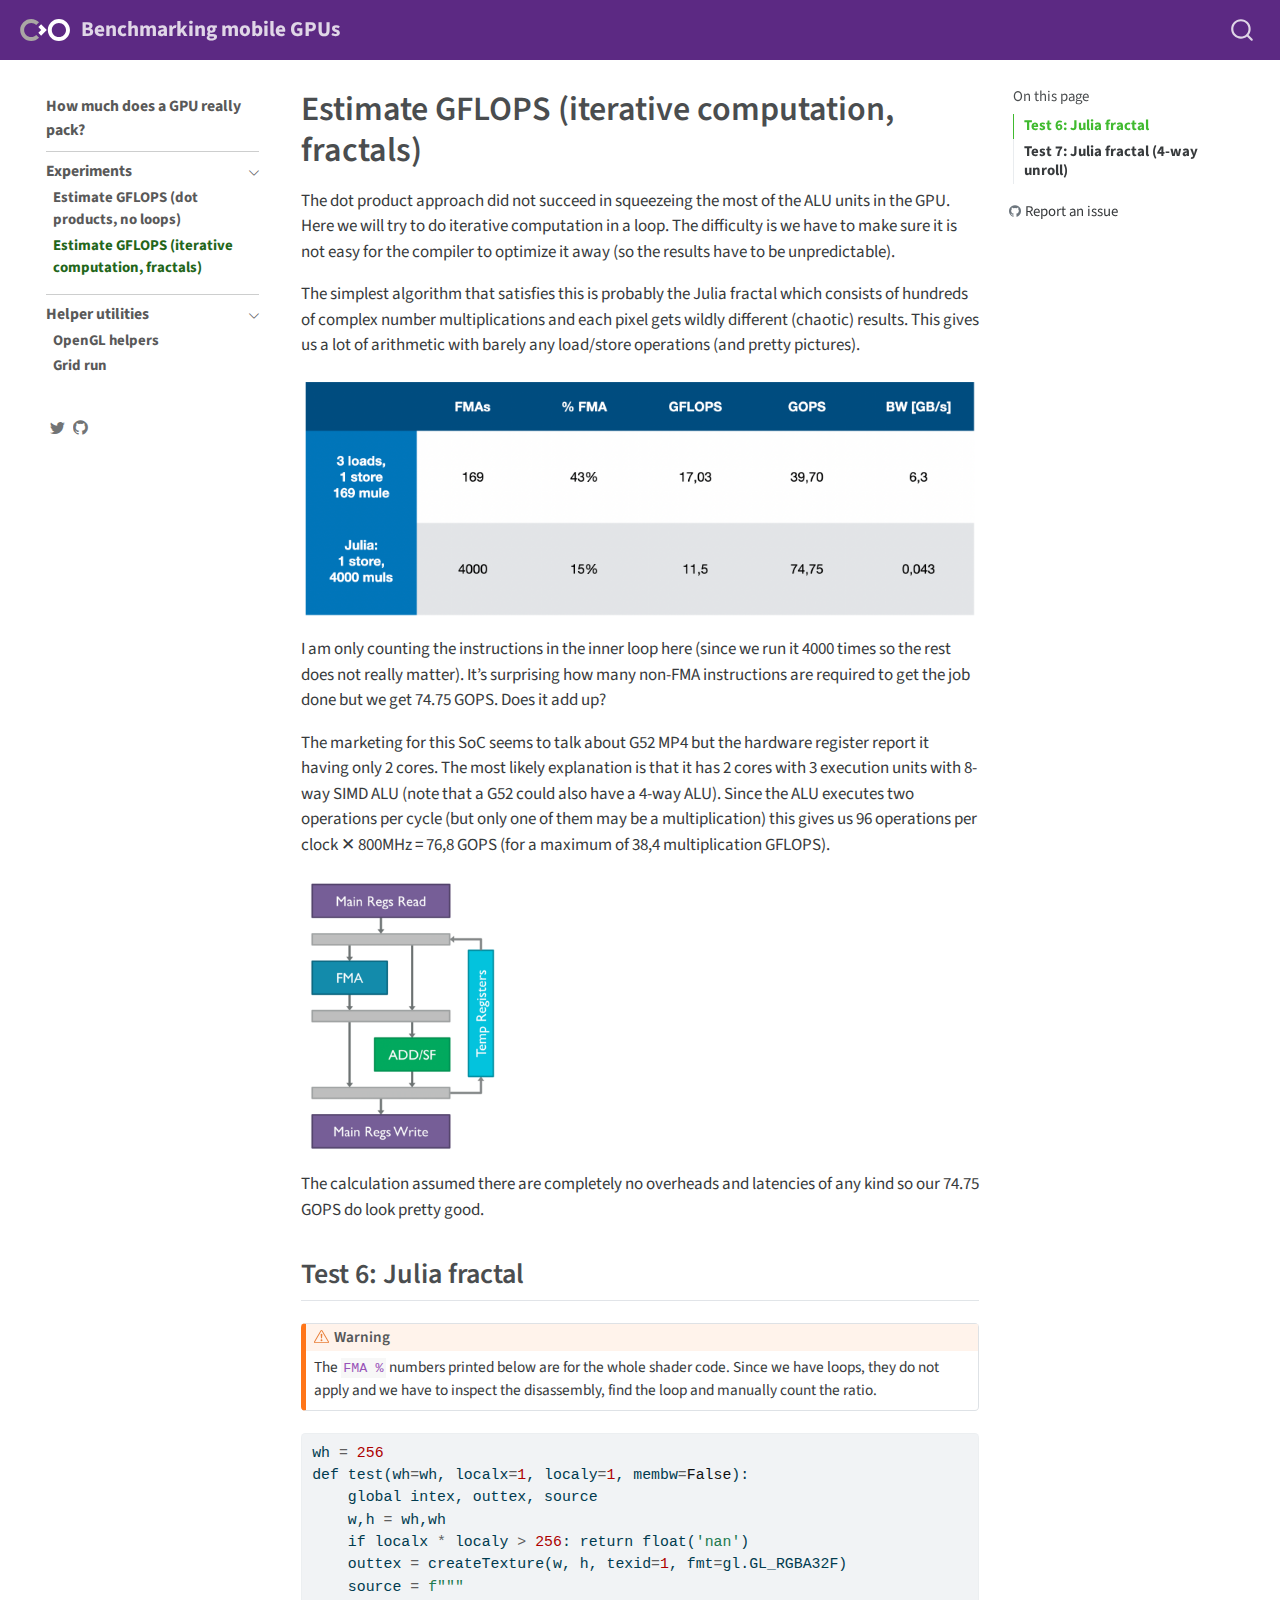
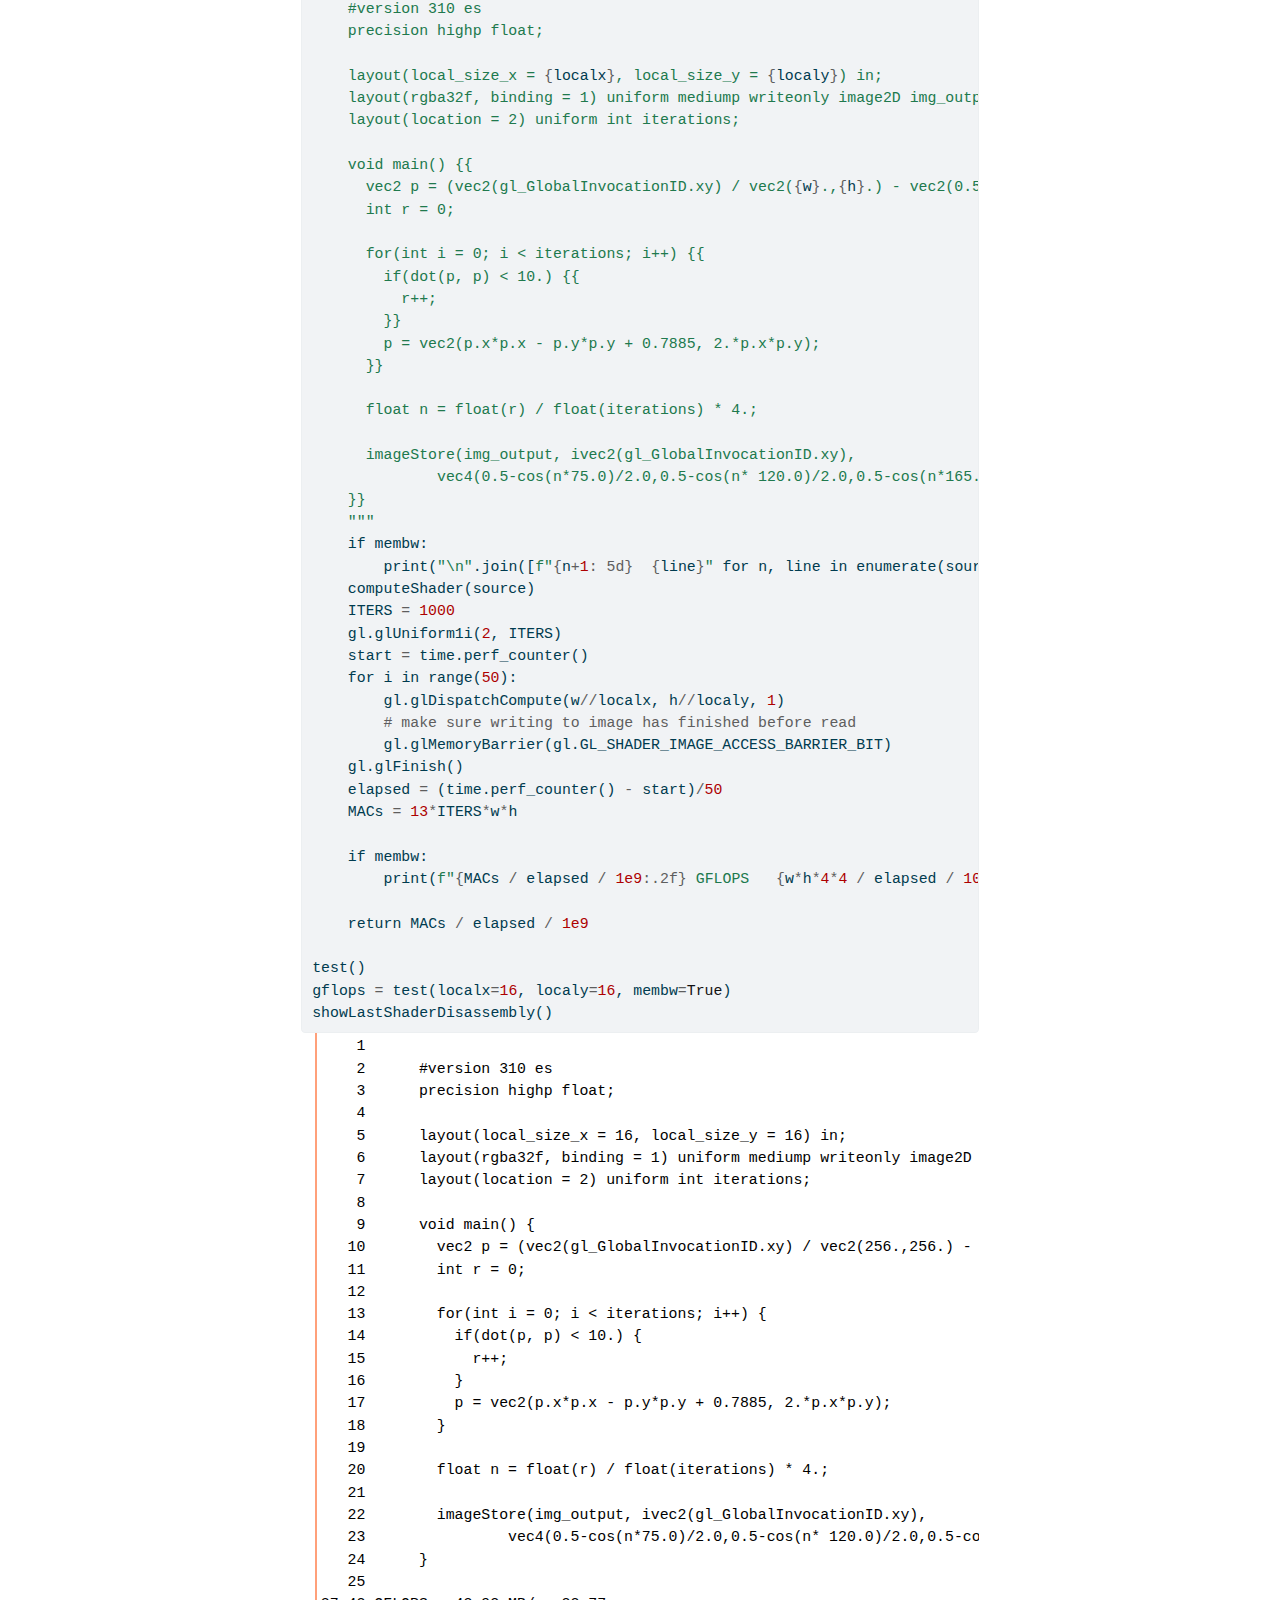
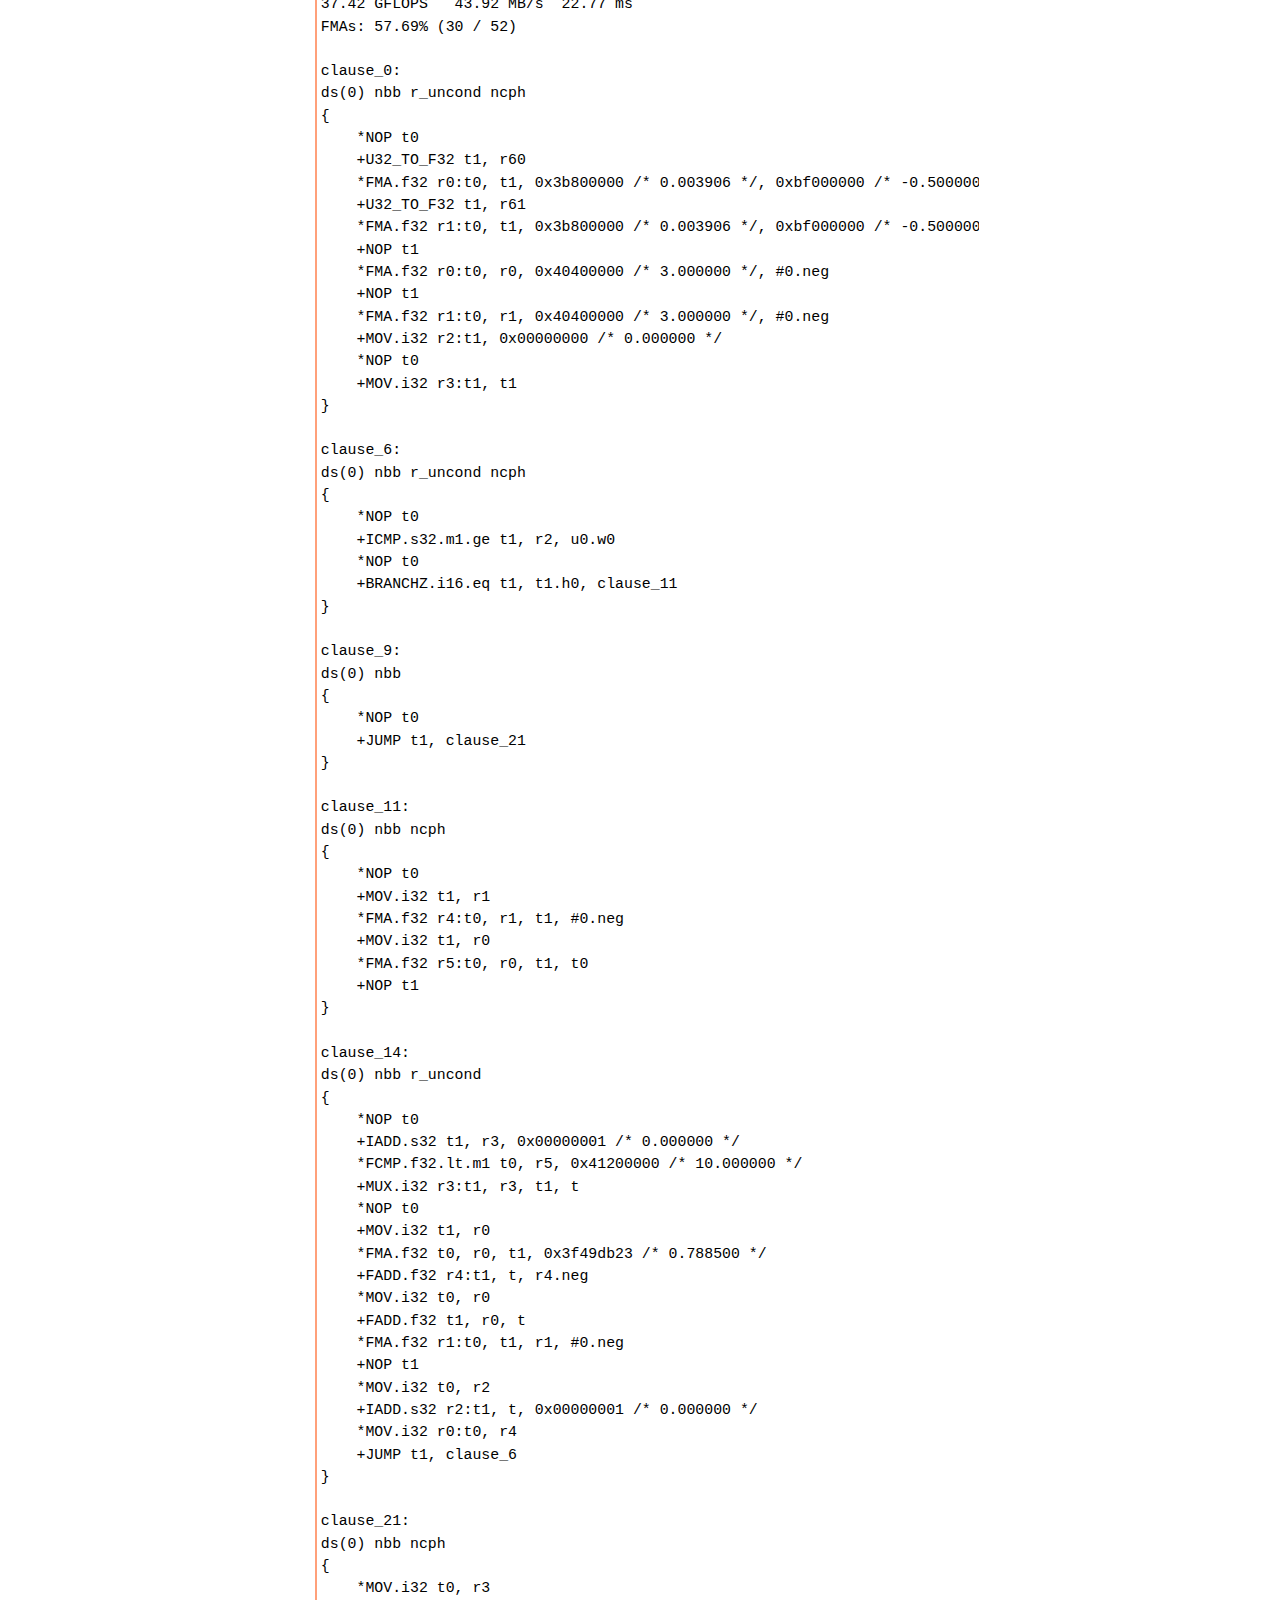
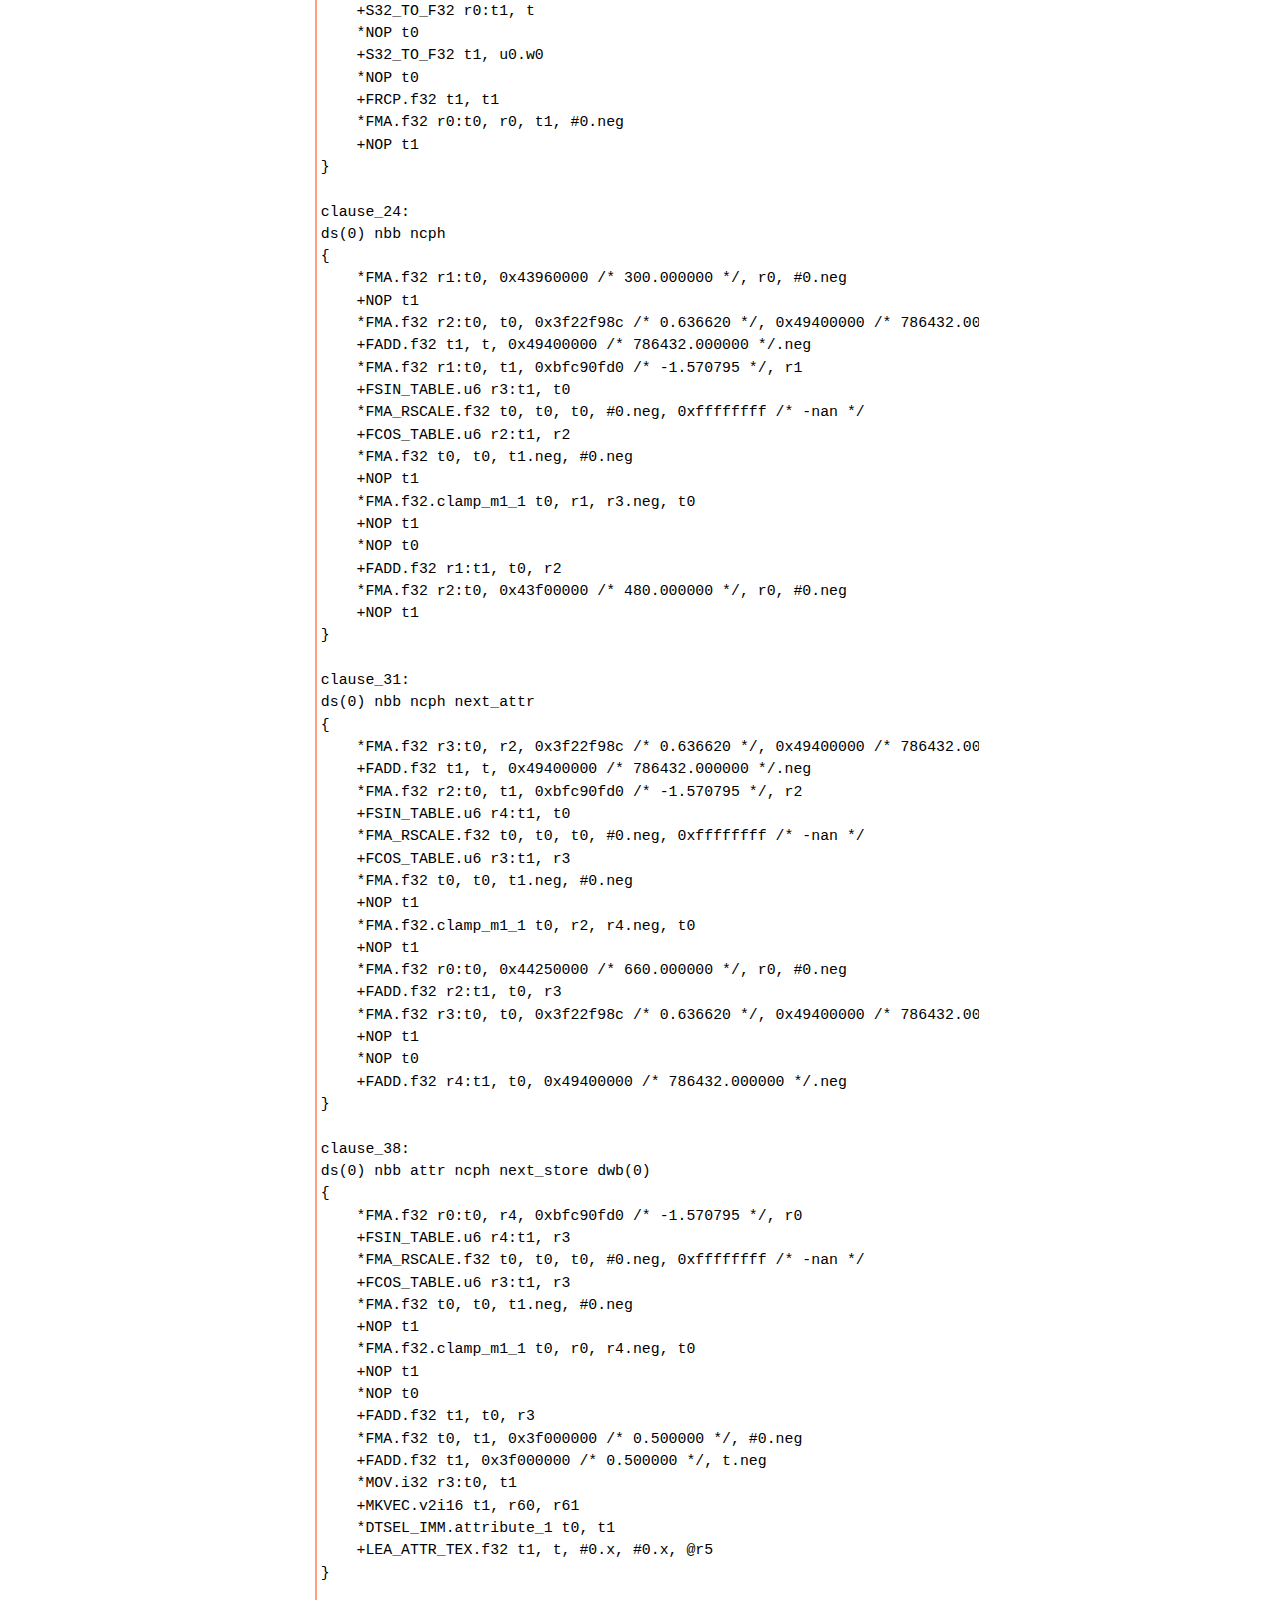
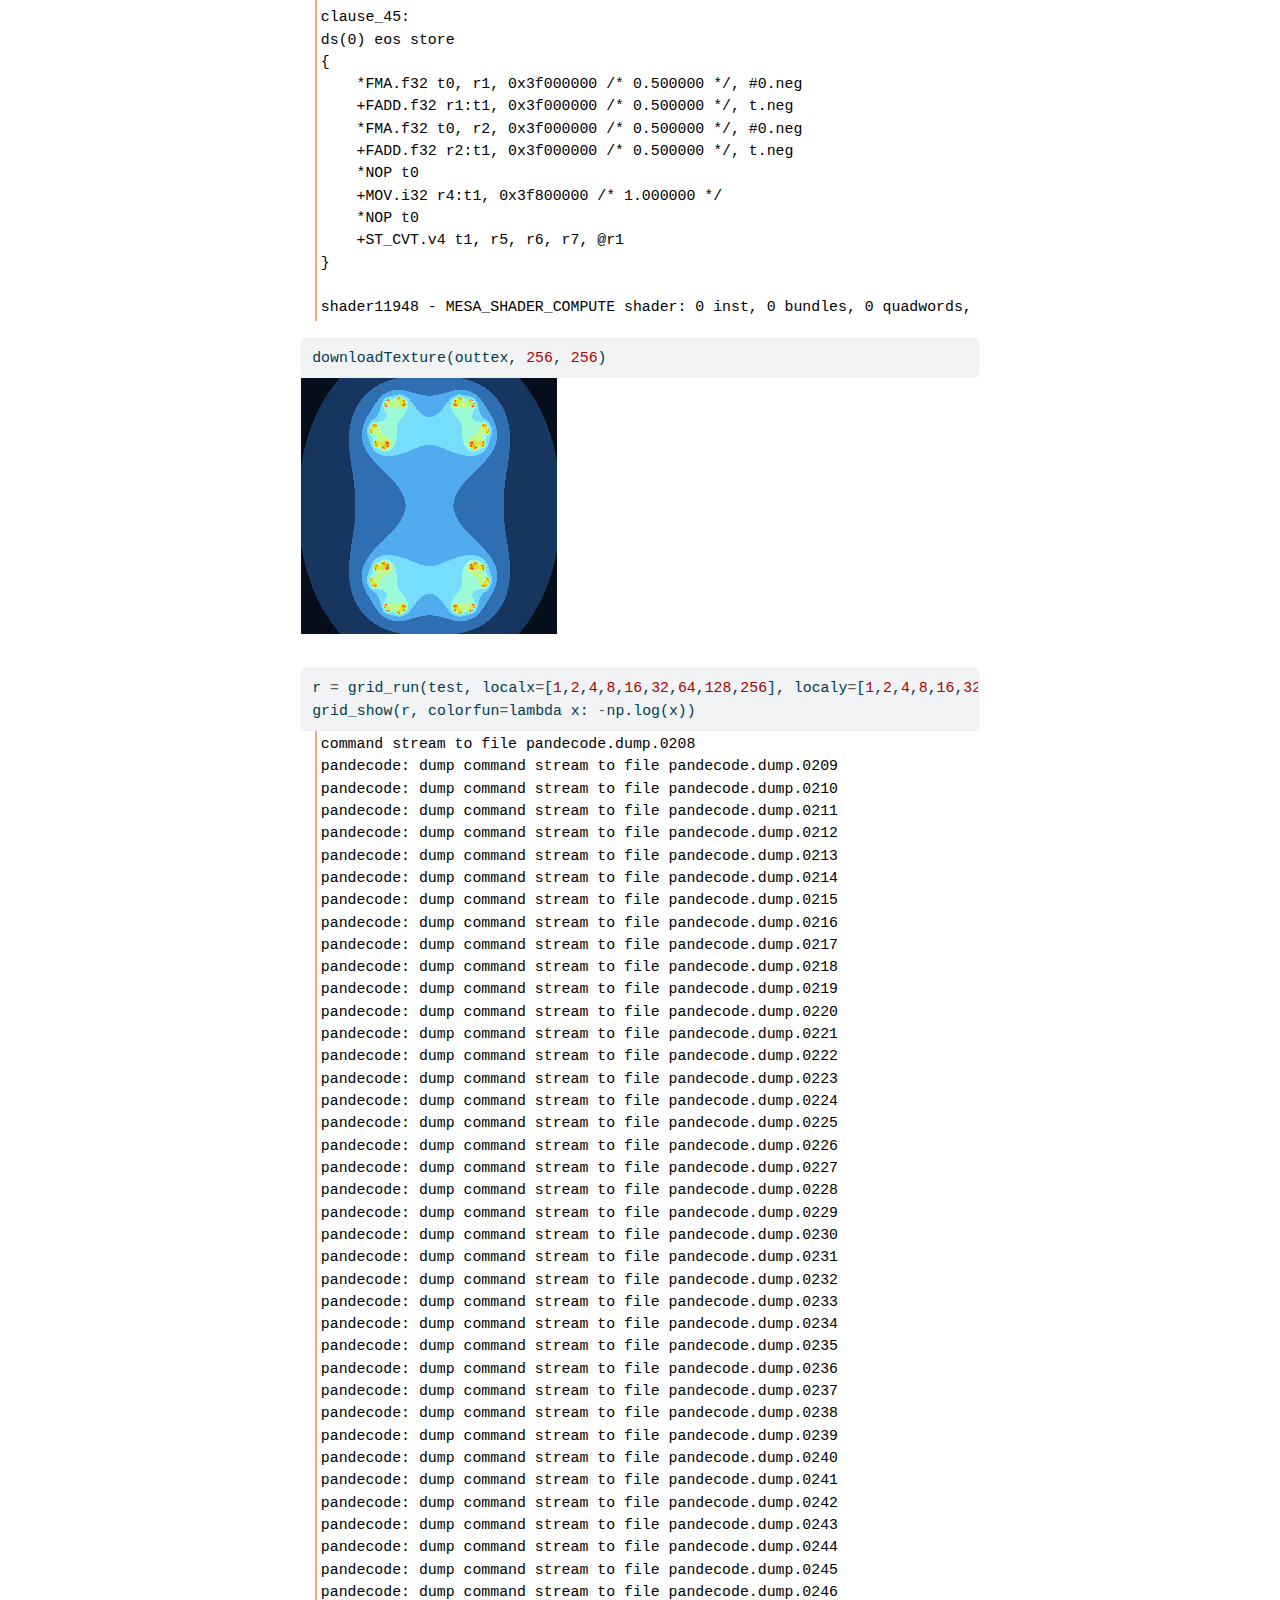
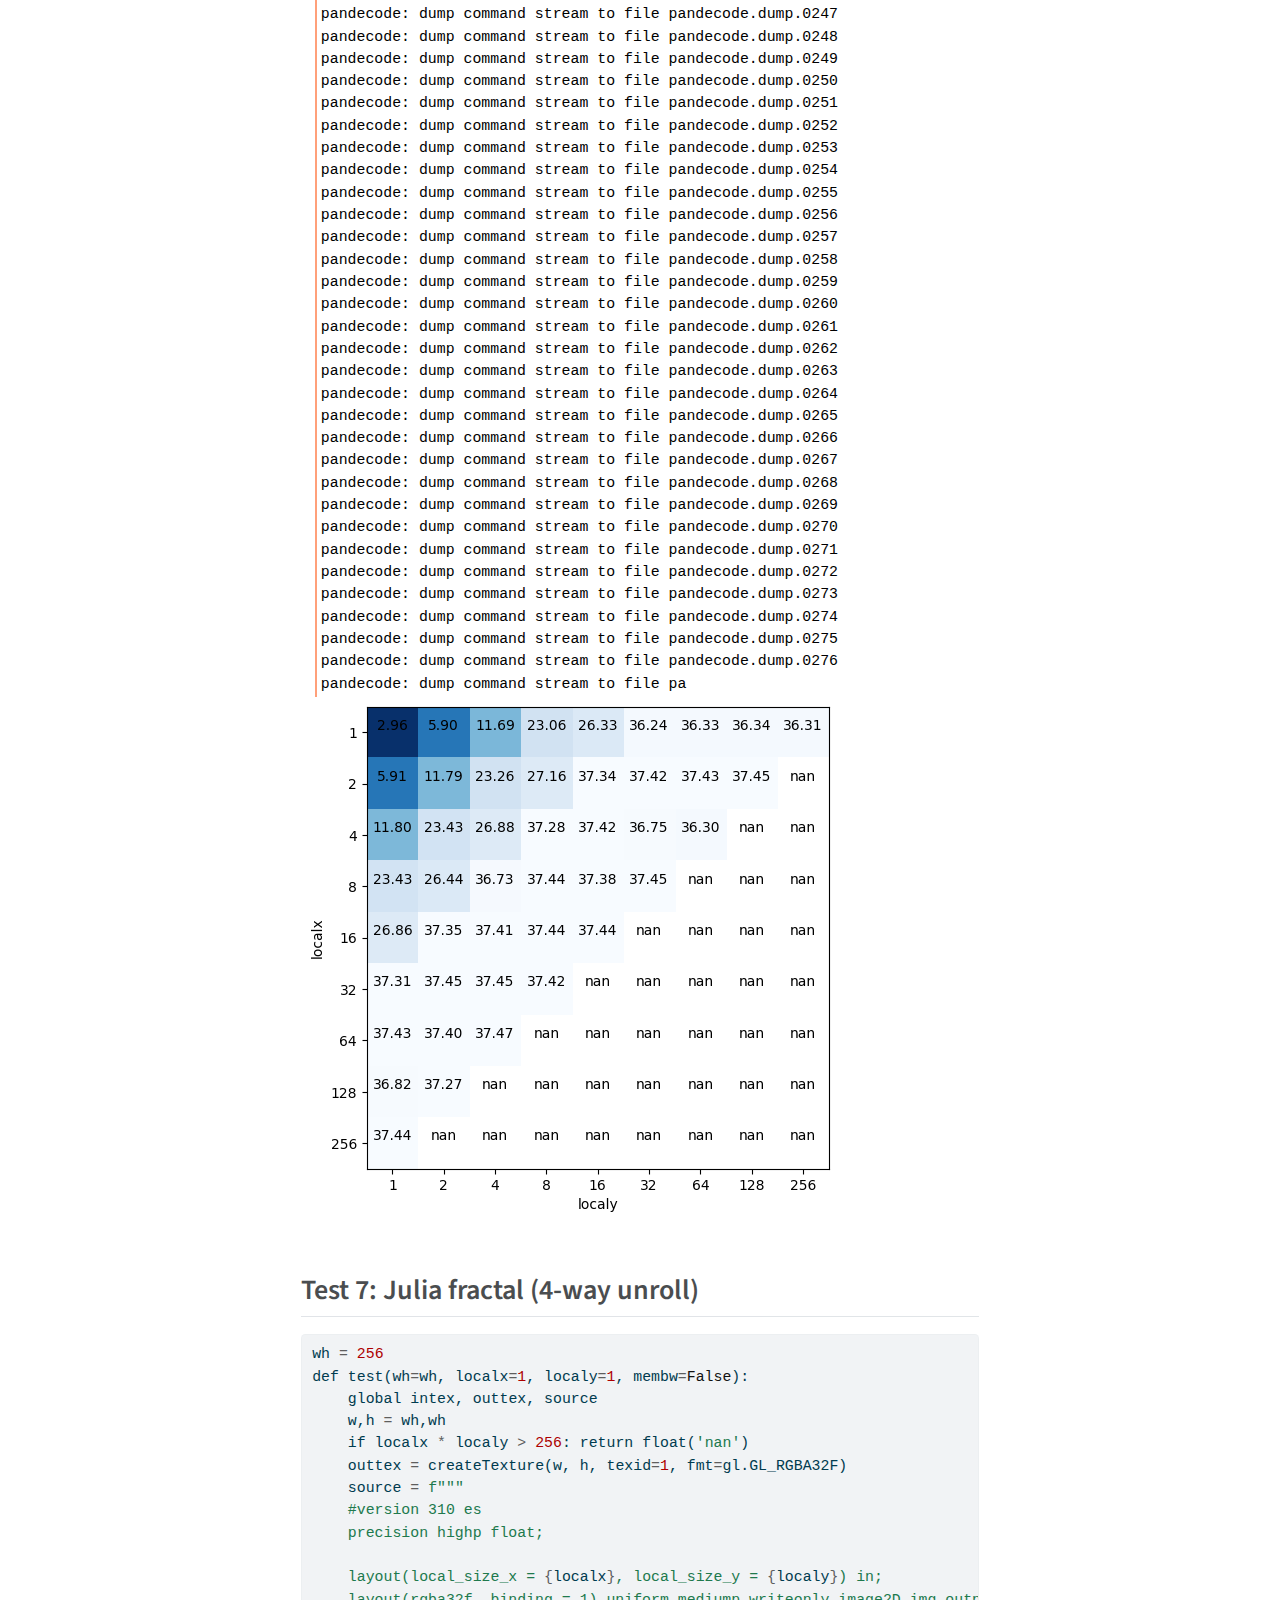
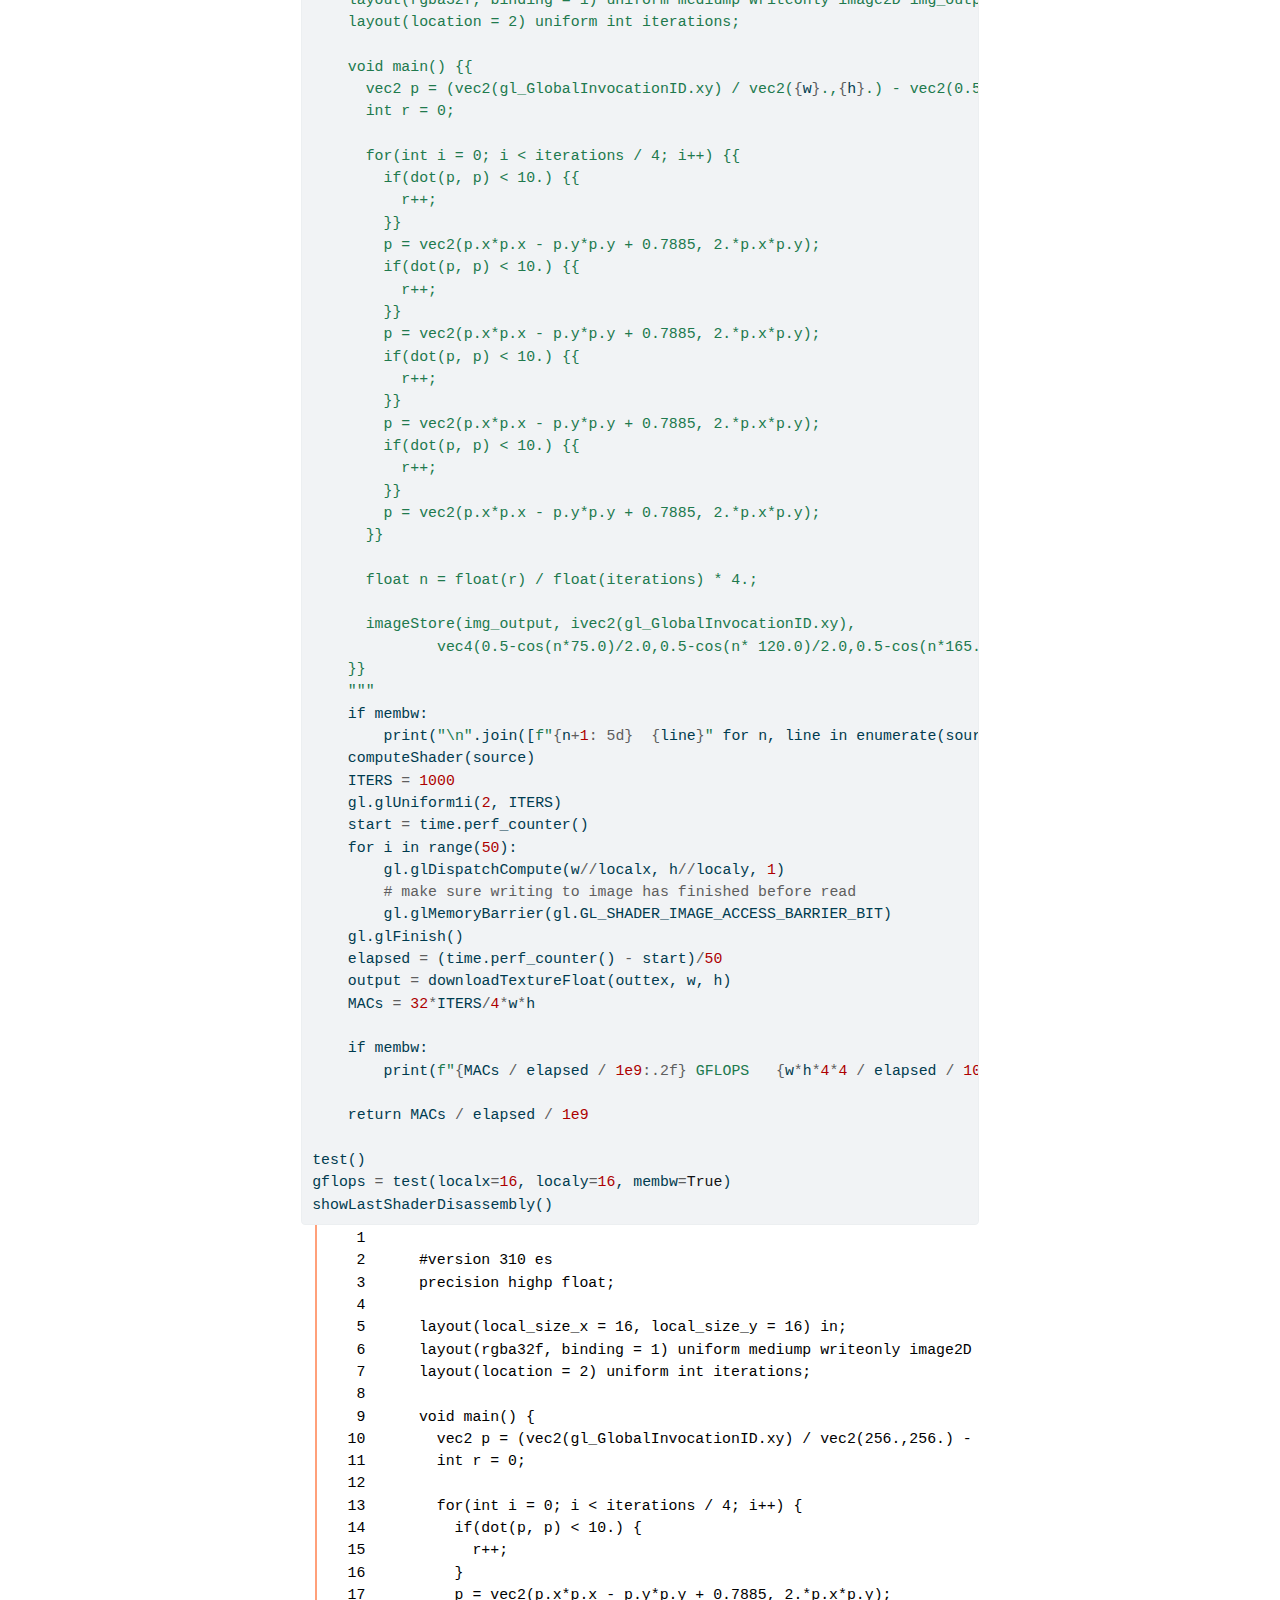
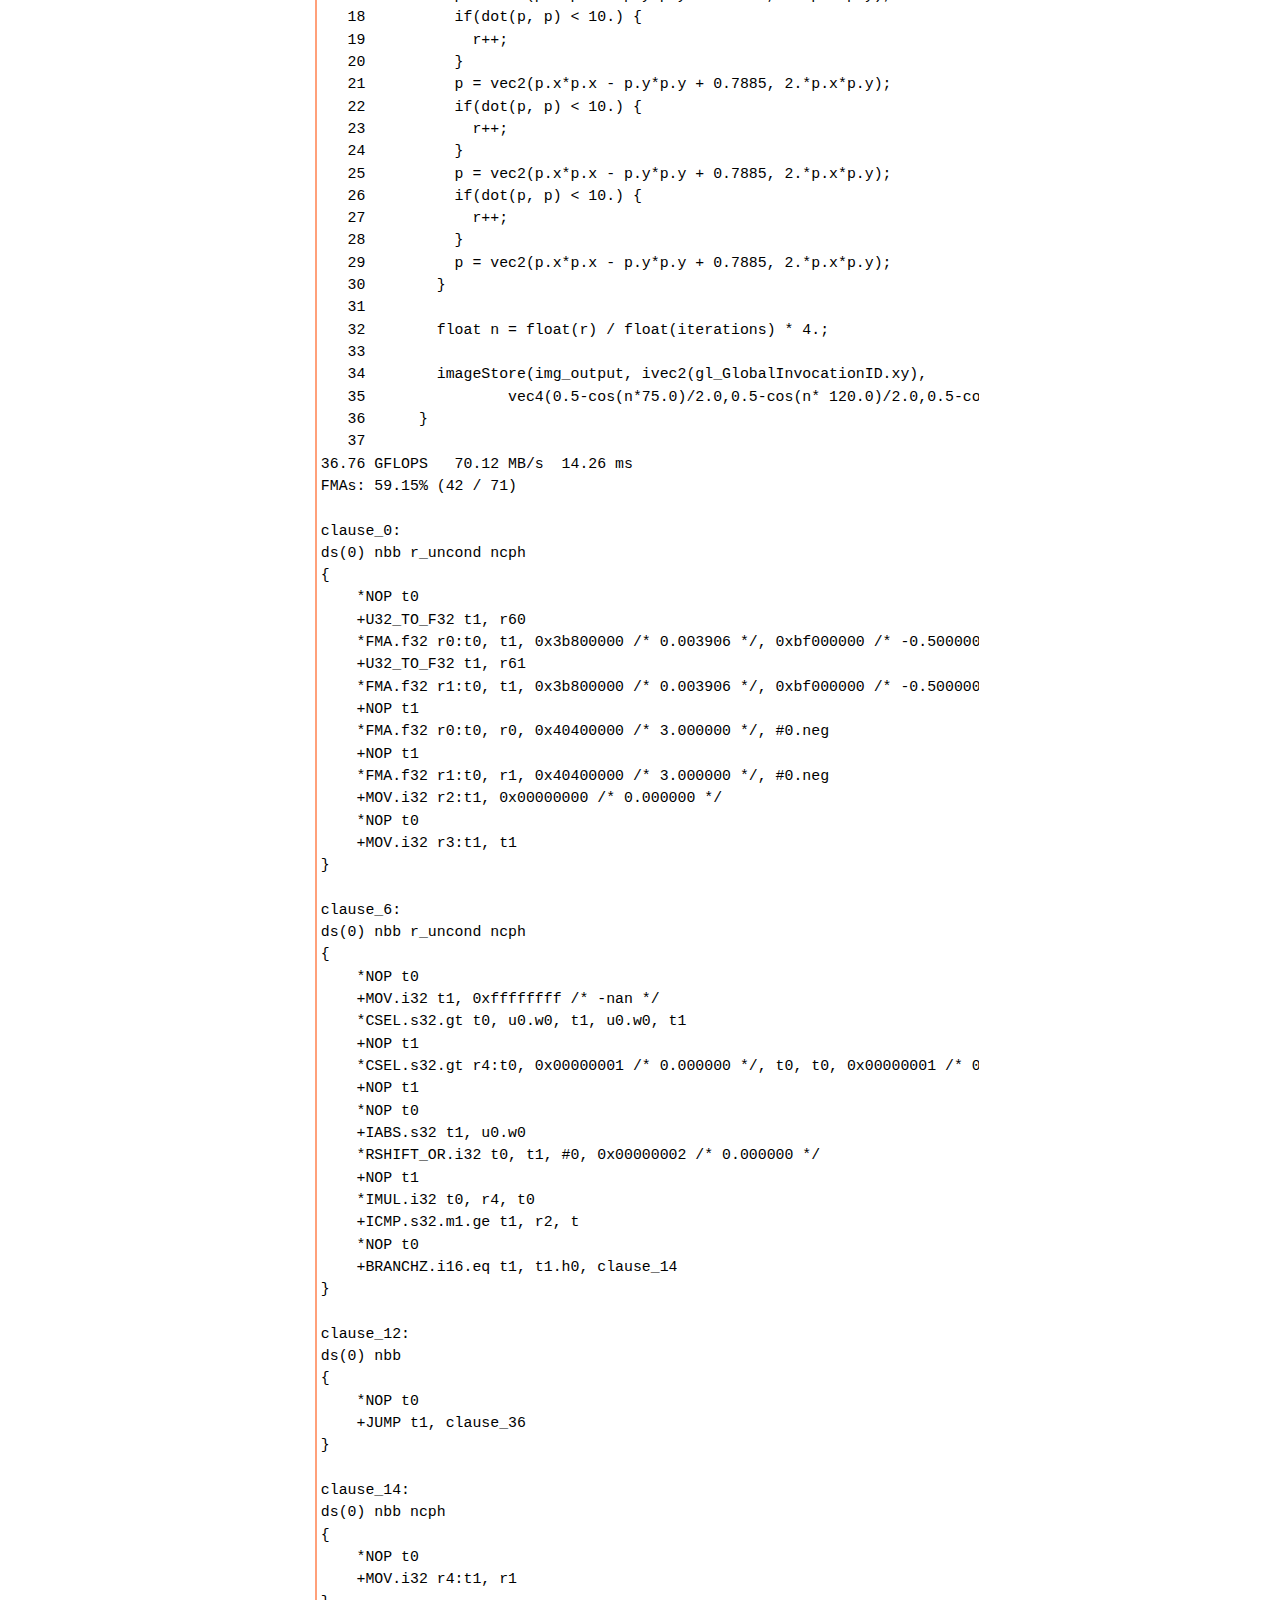
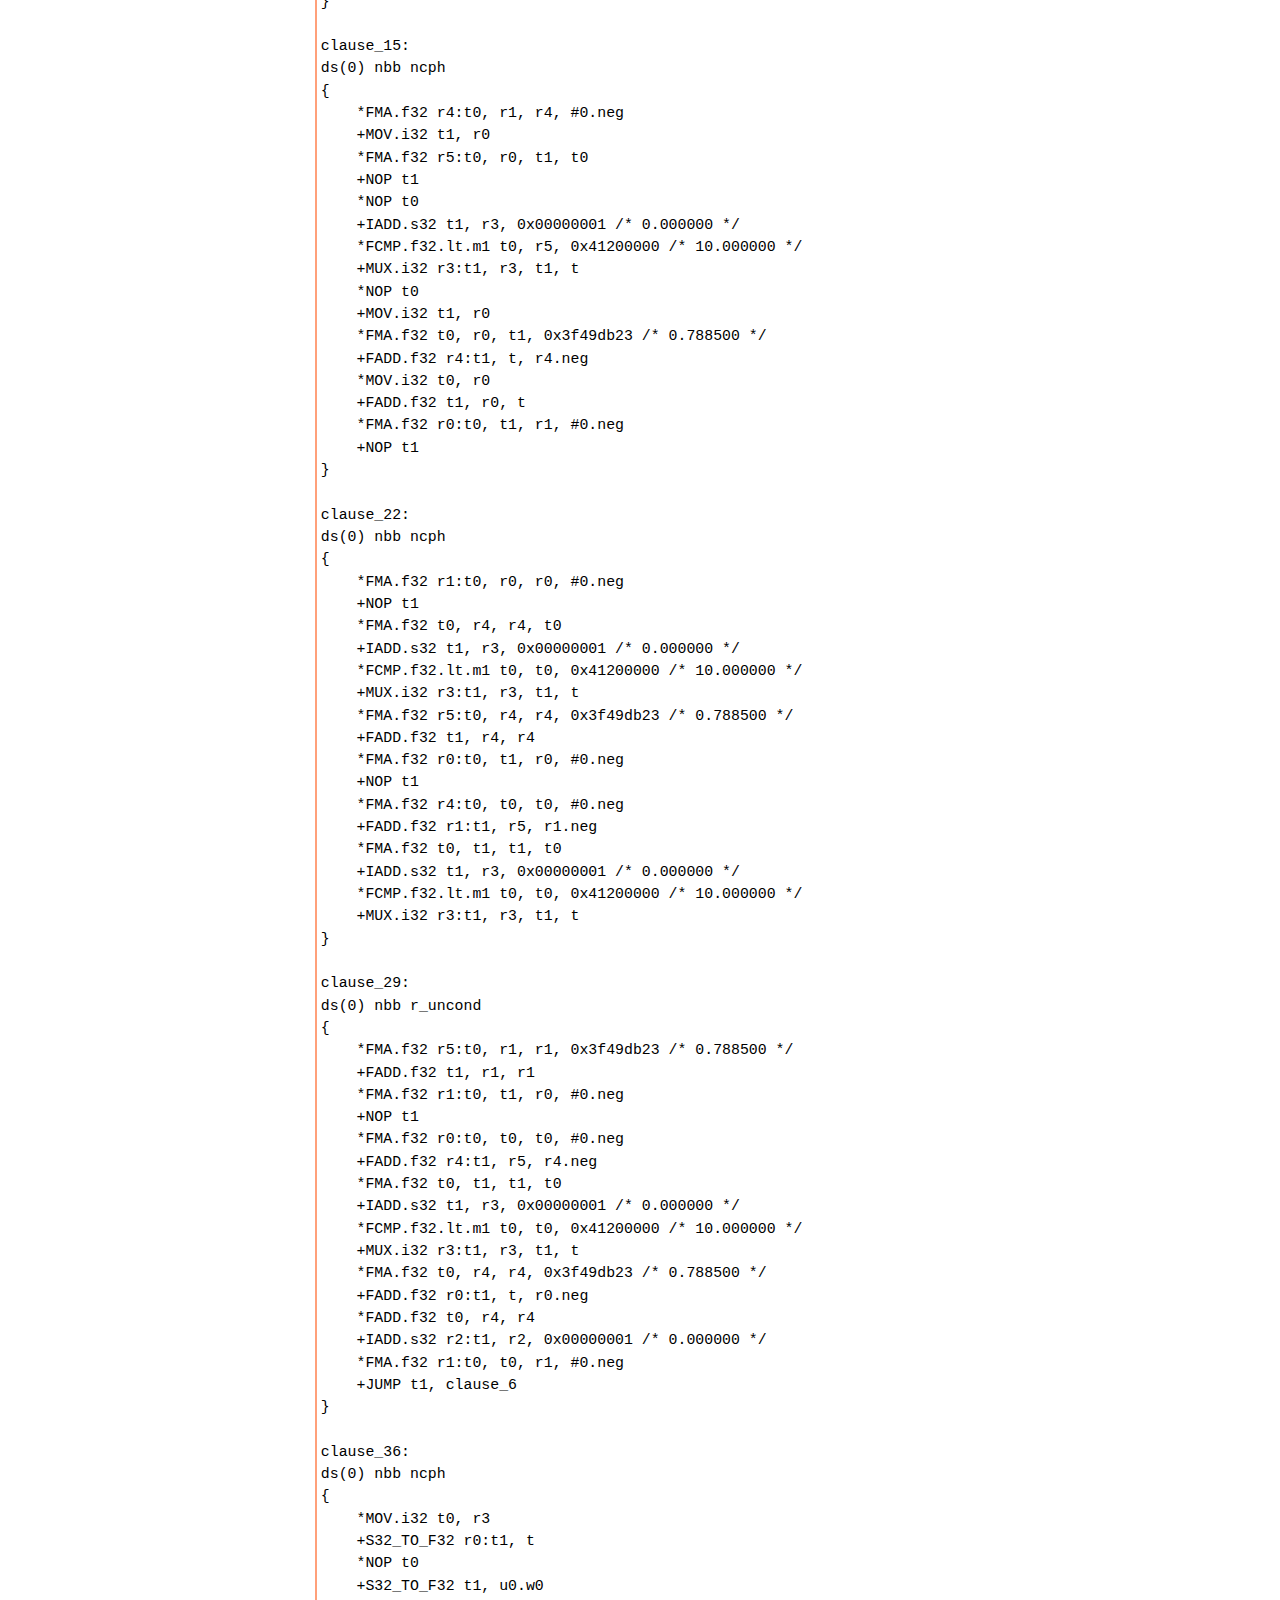
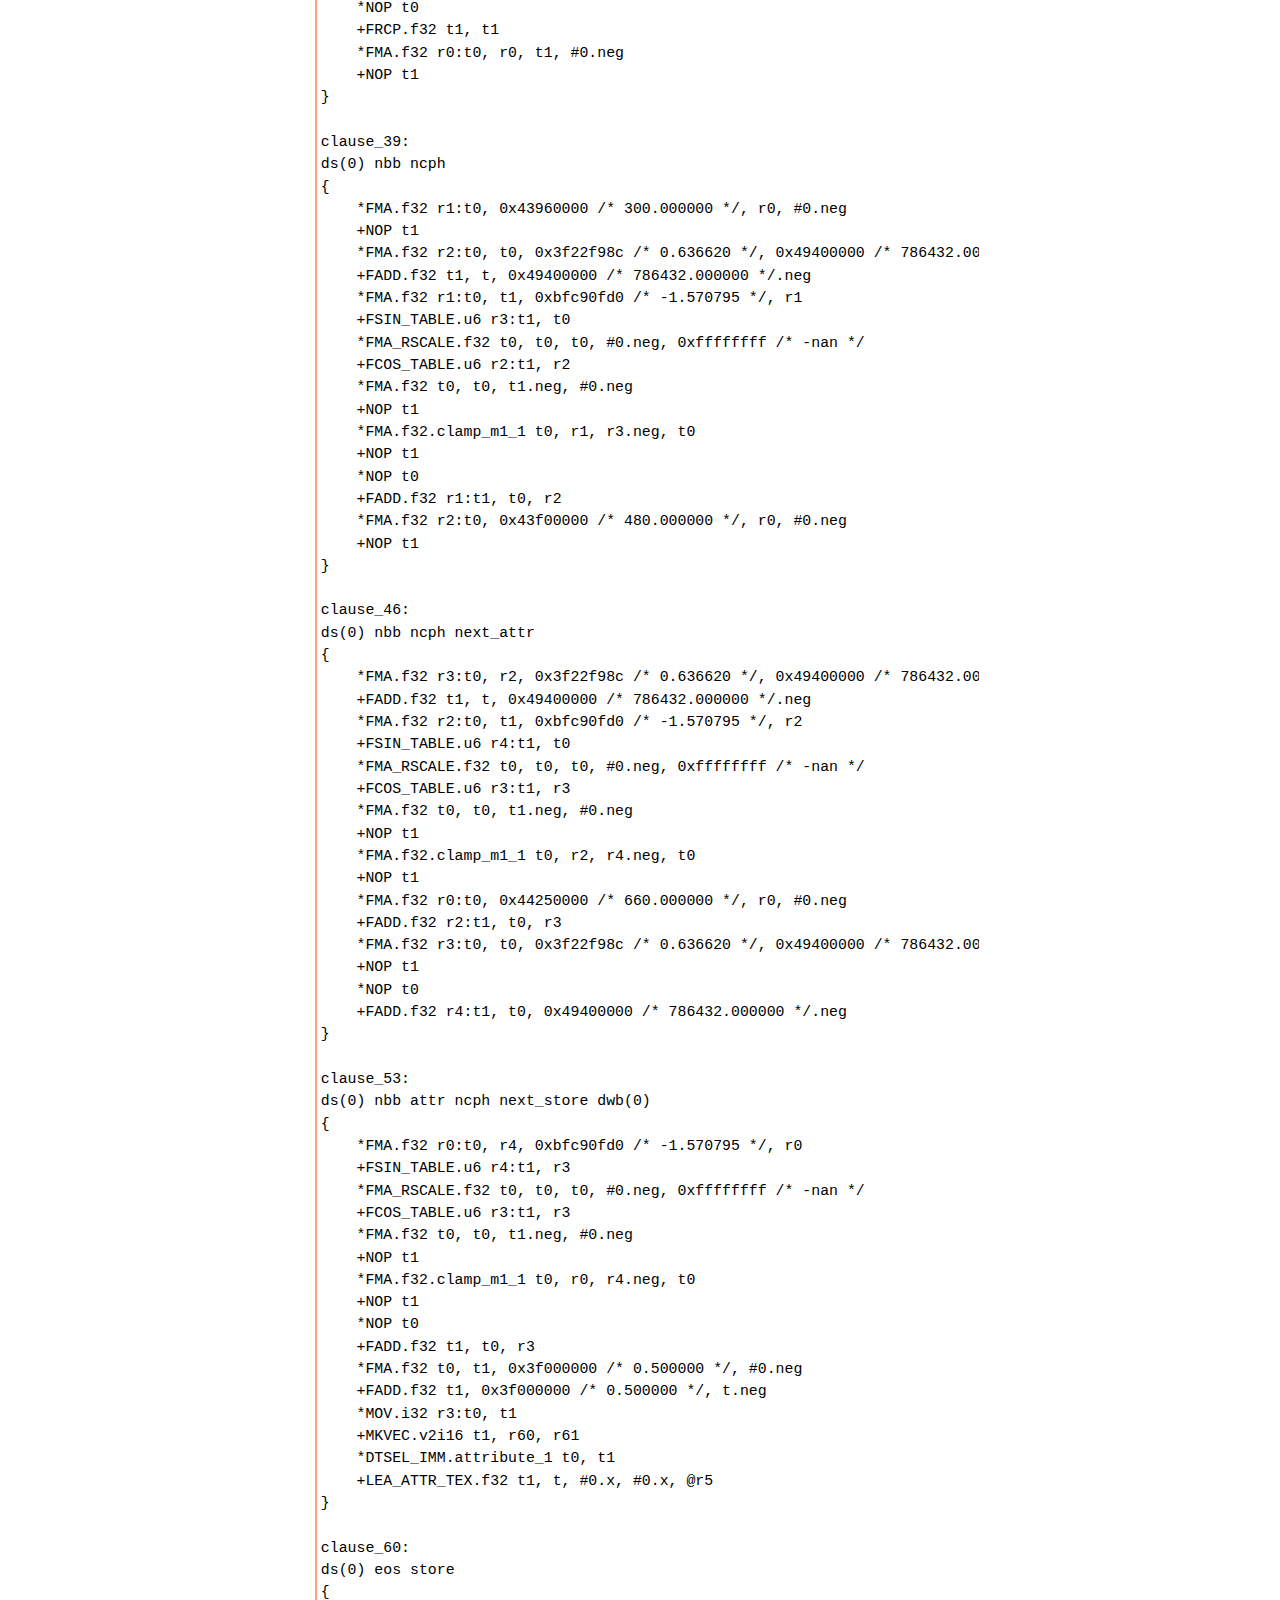
<file: a2. estimate gflops (iterative computation, fractals).html>
<!DOCTYPE html>
<html xmlns="http://www.w3.org/1999/xhtml" lang="en" xml:lang="en"><head>

<meta charset="utf-8">
<meta name="generator" content="quarto-1.3.353">

<meta name="viewport" content="width=device-width, initial-scale=1.0, user-scalable=yes">


<title>Benchmarking mobile GPUs - Estimate GFLOPS (iterative computation, fractals)</title>
<style>
code{white-space: pre-wrap;}
span.smallcaps{font-variant: small-caps;}
div.columns{display: flex; gap: min(4vw, 1.5em);}
div.column{flex: auto; overflow-x: auto;}
div.hanging-indent{margin-left: 1.5em; text-indent: -1.5em;}
ul.task-list{list-style: none;}
ul.task-list li input[type="checkbox"] {
  width: 0.8em;
  margin: 0 0.8em 0.2em -1em; /* quarto-specific, see https://github.com/quarto-dev/quarto-cli/issues/4556 */ 
  vertical-align: middle;
}
/* CSS for syntax highlighting */
pre > code.sourceCode { white-space: pre; position: relative; }
pre > code.sourceCode > span { display: inline-block; line-height: 1.25; }
pre > code.sourceCode > span:empty { height: 1.2em; }
.sourceCode { overflow: visible; }
code.sourceCode > span { color: inherit; text-decoration: inherit; }
div.sourceCode { margin: 1em 0; }
pre.sourceCode { margin: 0; }
@media screen {
div.sourceCode { overflow: auto; }
}
@media print {
pre > code.sourceCode { white-space: pre-wrap; }
pre > code.sourceCode > span { text-indent: -5em; padding-left: 5em; }
}
pre.numberSource code
  { counter-reset: source-line 0; }
pre.numberSource code > span
  { position: relative; left: -4em; counter-increment: source-line; }
pre.numberSource code > span > a:first-child::before
  { content: counter(source-line);
    position: relative; left: -1em; text-align: right; vertical-align: baseline;
    border: none; display: inline-block;
    -webkit-touch-callout: none; -webkit-user-select: none;
    -khtml-user-select: none; -moz-user-select: none;
    -ms-user-select: none; user-select: none;
    padding: 0 4px; width: 4em;
  }
pre.numberSource { margin-left: 3em;  padding-left: 4px; }
div.sourceCode
  {   }
@media screen {
pre > code.sourceCode > span > a:first-child::before { text-decoration: underline; }
}
</style>


<script src="site_libs/quarto-nav/quarto-nav.js"></script>
<script src="site_libs/quarto-nav/headroom.min.js"></script>
<script src="site_libs/clipboard/clipboard.min.js"></script>
<script src="site_libs/quarto-search/autocomplete.umd.js"></script>
<script src="site_libs/quarto-search/fuse.min.js"></script>
<script src="site_libs/quarto-search/quarto-search.js"></script>
<meta name="quarto:offset" content="./">
<script src="site_libs/quarto-html/quarto.js"></script>
<script src="site_libs/quarto-html/popper.min.js"></script>
<script src="site_libs/quarto-html/tippy.umd.min.js"></script>
<script src="site_libs/quarto-html/anchor.min.js"></script>
<link href="site_libs/quarto-html/tippy.css" rel="stylesheet">
<link href="site_libs/quarto-html/quarto-syntax-highlighting.css" rel="stylesheet" id="quarto-text-highlighting-styles">
<script src="site_libs/bootstrap/bootstrap.min.js"></script>
<link href="site_libs/bootstrap/bootstrap-icons.css" rel="stylesheet">
<link href="site_libs/bootstrap/bootstrap.min.css" rel="stylesheet" id="quarto-bootstrap" data-mode="light">
<script id="quarto-search-options" type="application/json">{
  "location": "navbar",
  "copy-button": false,
  "collapse-after": 3,
  "panel-placement": "end",
  "type": "overlay",
  "limit": 20,
  "language": {
    "search-no-results-text": "No results",
    "search-matching-documents-text": "matching documents",
    "search-copy-link-title": "Copy link to search",
    "search-hide-matches-text": "Hide additional matches",
    "search-more-match-text": "more match in this document",
    "search-more-matches-text": "more matches in this document",
    "search-clear-button-title": "Clear",
    "search-detached-cancel-button-title": "Cancel",
    "search-submit-button-title": "Submit"
  }
}</script>


<link rel="stylesheet" href="styles.css">
<meta property="og:title" content="Benchmarking mobile GPUs - Estimate GFLOPS (iterative computation, fractals)">
<meta property="og:description" content="">
<meta property="og:image" content="https://collabora.github.io/compute-benchmarks/imgs/julia-gflops.png">
<meta property="og:site-name" content="Benchmarking mobile GPUs">
<meta property="og:image:height" content="636">
<meta property="og:image:width" content="1762">
<meta name="twitter:title" content="Benchmarking mobile GPUs - Estimate GFLOPS (iterative computation, fractals)">
<meta name="twitter:description" content="">
<meta name="twitter:image" content="https://collabora.github.io/compute-benchmarks/imgs/julia-gflops.png">
<meta name="twitter:image-height" content="636">
<meta name="twitter:image-width" content="1762">
<meta name="twitter:card" content="summary_large_image">
</head>

<body class="nav-sidebar floating nav-fixed">

<div id="quarto-search-results"></div>
  <header id="quarto-header" class="headroom fixed-top">
    <nav class="navbar navbar-expand-lg navbar-dark ">
      <div class="navbar-container container-fluid">
      <div class="navbar-brand-container">
    <a href="./index.html" class="navbar-brand navbar-brand-logo">
    <img src="./imgs/logo.svg" alt="" class="navbar-logo">
    </a>
    <a class="navbar-brand" href="./index.html">
    <span class="navbar-title">Benchmarking mobile GPUs</span>
    </a>
  </div>
        <div class="quarto-navbar-tools ms-auto">
</div>
          <div id="quarto-search" class="" title="Search"></div>
      </div> <!-- /container-fluid -->
    </nav>
  <nav class="quarto-secondary-nav">
    <div class="container-fluid d-flex">
      <button type="button" class="quarto-btn-toggle btn" data-bs-toggle="collapse" data-bs-target="#quarto-sidebar,#quarto-sidebar-glass" aria-controls="quarto-sidebar" aria-expanded="false" aria-label="Toggle sidebar navigation" onclick="if (window.quartoToggleHeadroom) { window.quartoToggleHeadroom(); }">
        <i class="bi bi-layout-text-sidebar-reverse"></i>
      </button>
      <nav class="quarto-page-breadcrumbs" aria-label="breadcrumb"><ol class="breadcrumb"><li class="breadcrumb-item"><a href="./a1. estimate gflops (dot products, no loops).html">Experiments</a></li><li class="breadcrumb-item"><a href="./a2. estimate gflops (iterative computation, fractals).html">Estimate GFLOPS (iterative computation, fractals)</a></li></ol></nav>
      <a class="flex-grow-1" role="button" data-bs-toggle="collapse" data-bs-target="#quarto-sidebar,#quarto-sidebar-glass" aria-controls="quarto-sidebar" aria-expanded="false" aria-label="Toggle sidebar navigation" onclick="if (window.quartoToggleHeadroom) { window.quartoToggleHeadroom(); }">      
      </a>
    </div>
  </nav>
</header>
<!-- content -->
<div id="quarto-content" class="quarto-container page-columns page-rows-contents page-layout-article page-navbar">
<!-- sidebar -->
  <nav id="quarto-sidebar" class="sidebar collapse collapse-horizontal sidebar-navigation floating overflow-auto">
        <div class="sidebar-tools-main">
    <a href="https://twitter.com/jpclap" title="" class="quarto-navigation-tool px-1" aria-label=""><i class="bi bi-twitter"></i></a>
    <a href="https://github.com/collabora/compute-benchmarks" title="" class="quarto-navigation-tool px-1" aria-label=""><i class="bi bi-github"></i></a>
</div>
    <div class="sidebar-menu-container"> 
    <ul class="list-unstyled mt-1">
        <li class="sidebar-item">
  <div class="sidebar-item-container"> 
  <a href="./index.html" class="sidebar-item-text sidebar-link">
 <span class="menu-text">How much does a GPU really pack?</span></a>
  </div>
</li>
        <li class="px-0"><hr class="sidebar-divider hi "></li>
        <li class="sidebar-item sidebar-item-section">
      <div class="sidebar-item-container"> 
            <a class="sidebar-item-text sidebar-link text-start" data-bs-toggle="collapse" data-bs-target="#quarto-sidebar-section-1" aria-expanded="true">
 <span class="menu-text">Experiments</span></a>
          <a class="sidebar-item-toggle text-start" data-bs-toggle="collapse" data-bs-target="#quarto-sidebar-section-1" aria-expanded="true" aria-label="Toggle section">
            <i class="bi bi-chevron-right ms-2"></i>
          </a> 
      </div>
      <ul id="quarto-sidebar-section-1" class="collapse list-unstyled sidebar-section depth1 show">  
          <li class="sidebar-item">
  <div class="sidebar-item-container"> 
  <a href="./a1. estimate gflops (dot products, no loops).html" class="sidebar-item-text sidebar-link">
 <span class="menu-text">Estimate GFLOPS (dot products, no loops)</span></a>
  </div>
</li>
          <li class="sidebar-item">
  <div class="sidebar-item-container"> 
  <a href="./a2. estimate gflops (iterative computation, fractals).html" class="sidebar-item-text sidebar-link active">
 <span class="menu-text">Estimate GFLOPS (iterative computation, fractals)</span></a>
  </div>
</li>
      </ul>
  </li>
        <li class="px-0"><hr class="sidebar-divider hi "></li>
        <li class="sidebar-item sidebar-item-section">
      <div class="sidebar-item-container"> 
            <a class="sidebar-item-text sidebar-link text-start" data-bs-toggle="collapse" data-bs-target="#quarto-sidebar-section-2" aria-expanded="true">
 <span class="menu-text">Helper utilities</span></a>
          <a class="sidebar-item-toggle text-start" data-bs-toggle="collapse" data-bs-target="#quarto-sidebar-section-2" aria-expanded="true" aria-label="Toggle section">
            <i class="bi bi-chevron-right ms-2"></i>
          </a> 
      </div>
      <ul id="quarto-sidebar-section-2" class="collapse list-unstyled sidebar-section depth1 show">  
          <li class="sidebar-item">
  <div class="sidebar-item-container"> 
  <a href="./x1. gl_helpers.html" class="sidebar-item-text sidebar-link">
 <span class="menu-text">OpenGL helpers</span></a>
  </div>
</li>
          <li class="sidebar-item">
  <div class="sidebar-item-container"> 
  <a href="./x2. gridrun.html" class="sidebar-item-text sidebar-link">
 <span class="menu-text">Grid run</span></a>
  </div>
</li>
      </ul>
  </li>
    </ul>
    </div>
</nav>
<div id="quarto-sidebar-glass" data-bs-toggle="collapse" data-bs-target="#quarto-sidebar,#quarto-sidebar-glass"></div>
<!-- margin-sidebar -->
    <div id="quarto-margin-sidebar" class="sidebar margin-sidebar">
        <nav id="TOC" role="doc-toc" class="toc-active">
    <h2 id="toc-title">On this page</h2>
   
  <ul>
  <li><a href="#test-6-julia-fractal" id="toc-test-6-julia-fractal" class="nav-link active" data-scroll-target="#test-6-julia-fractal">Test 6: Julia fractal</a></li>
  <li><a href="#test-7-julia-fractal-4-way-unroll" id="toc-test-7-julia-fractal-4-way-unroll" class="nav-link" data-scroll-target="#test-7-julia-fractal-4-way-unroll">Test 7: Julia fractal (4-way unroll)</a></li>
  </ul>
<div class="toc-actions"><div><i class="bi bi-github"></i></div><div class="action-links"><p><a href="https://github.com/collabora/compute-benchmarks/issues/new" class="toc-action">Report an issue</a></p></div></div></nav>
    </div>
<!-- main -->
<main class="content" id="quarto-document-content">

<header id="title-block-header" class="quarto-title-block default">
<div class="quarto-title">
<h1 class="title">Estimate GFLOPS (iterative computation, fractals)</h1>
</div>



<div class="quarto-title-meta">

    
  
    
  </div>
  

</header>

<!-- WARNING: THIS FILE WAS AUTOGENERATED! DO NOT EDIT! -->
<p>The dot product approach did not succeed in squeezeing the most of the ALU units in the GPU. Here we will try to do iterative computation in a loop. The difficulty is we have to make sure it is not easy for the compiler to optimize it away (so the results have to be unpredictable).</p>
<p>The simplest algorithm that satisfies this is probably the Julia fractal which consists of hundreds of complex number multiplications and each pixel gets wildly different (chaotic) results. This gives us a lot of arithmetic with barely any load/store operations (and pretty pictures).</p>
<p><img src="imgs/julia-gflops.png" class="img-fluid"></p>
<p>I am only counting the instructions in the inner loop here (since we run it 4000 times so the rest does not really matter). It’s surprising how many non-FMA instructions are required to get the job done but we get 74.75 GOPS. Does it add up?</p>
<p>The marketing for this SoC seems to talk about G52 MP4 but the hardware register report it having only 2 cores. The most likely explanation is that it has 2 cores with 3 execution units with 8-way SIMD ALU (note that a G52 could also have a 4-way ALU). Since the ALU executes two operations per cycle (but only one of them may be a multiplication) this gives us 96 operations per clock ✕ 800MHz = 76,8 GOPS (for a maximum of 38,4 multiplication GFLOPS).</p>
<p><img alt="Dark" src="imgs/mali-ALU.png" width="30%"></p>
<p>The calculation assumed there are completely no overheads and latencies of any kind so our 74.75 GOPS do look pretty good.</p>
<section id="test-6-julia-fractal" class="level2">
<h2 class="anchored" data-anchor-id="test-6-julia-fractal">Test 6: Julia fractal</h2>
<div class="callout callout-style-default callout-warning callout-titled">
<div class="callout-header d-flex align-content-center">
<div class="callout-icon-container">
<i class="callout-icon"></i>
</div>
<div class="callout-title-container flex-fill">
Warning
</div>
</div>
<div class="callout-body-container callout-body">
<p>The <code>FMA %</code> numbers printed below are for the whole shader code. Since we have loops, they do not apply and we have to inspect the disassembly, find the loop and manually count the ratio.</p>
</div>
</div>
<div class="cell">
<div class="sourceCode cell-code" id="cb1"><pre class="sourceCode python code-with-copy"><code class="sourceCode python"><span id="cb1-1"><a href="#cb1-1" aria-hidden="true" tabindex="-1"></a>wh <span class="op">=</span> <span class="dv">256</span></span>
<span id="cb1-2"><a href="#cb1-2" aria-hidden="true" tabindex="-1"></a><span class="kw">def</span> test(wh<span class="op">=</span>wh, localx<span class="op">=</span><span class="dv">1</span>, localy<span class="op">=</span><span class="dv">1</span>, membw<span class="op">=</span><span class="va">False</span>):</span>
<span id="cb1-3"><a href="#cb1-3" aria-hidden="true" tabindex="-1"></a>    <span class="kw">global</span> intex, outtex, source</span>
<span id="cb1-4"><a href="#cb1-4" aria-hidden="true" tabindex="-1"></a>    w,h <span class="op">=</span> wh,wh</span>
<span id="cb1-5"><a href="#cb1-5" aria-hidden="true" tabindex="-1"></a>    <span class="cf">if</span> localx <span class="op">*</span> localy <span class="op">&gt;</span> <span class="dv">256</span>: <span class="cf">return</span> <span class="bu">float</span>(<span class="st">'nan'</span>)</span>
<span id="cb1-6"><a href="#cb1-6" aria-hidden="true" tabindex="-1"></a>    outtex <span class="op">=</span> createTexture(w, h, texid<span class="op">=</span><span class="dv">1</span>, fmt<span class="op">=</span>gl.GL_RGBA32F)</span>
<span id="cb1-7"><a href="#cb1-7" aria-hidden="true" tabindex="-1"></a>    source <span class="op">=</span> <span class="ss">f"""</span></span>
<span id="cb1-8"><a href="#cb1-8" aria-hidden="true" tabindex="-1"></a><span class="ss">    #version 310 es</span></span>
<span id="cb1-9"><a href="#cb1-9" aria-hidden="true" tabindex="-1"></a><span class="ss">    precision highp float;</span></span>
<span id="cb1-10"><a href="#cb1-10" aria-hidden="true" tabindex="-1"></a></span>
<span id="cb1-11"><a href="#cb1-11" aria-hidden="true" tabindex="-1"></a><span class="ss">    layout(local_size_x = </span><span class="sc">{</span>localx<span class="sc">}</span><span class="ss">, local_size_y = </span><span class="sc">{</span>localy<span class="sc">}</span><span class="ss">) in;</span></span>
<span id="cb1-12"><a href="#cb1-12" aria-hidden="true" tabindex="-1"></a><span class="ss">    layout(rgba32f, binding = 1) uniform mediump writeonly image2D img_output;</span></span>
<span id="cb1-13"><a href="#cb1-13" aria-hidden="true" tabindex="-1"></a><span class="ss">    layout(location = 2) uniform int iterations;</span></span>
<span id="cb1-14"><a href="#cb1-14" aria-hidden="true" tabindex="-1"></a></span>
<span id="cb1-15"><a href="#cb1-15" aria-hidden="true" tabindex="-1"></a><span class="ss">    void main() </span><span class="ch">{{</span></span>
<span id="cb1-16"><a href="#cb1-16" aria-hidden="true" tabindex="-1"></a><span class="ss">      vec2 p = (vec2(gl_GlobalInvocationID.xy) / vec2(</span><span class="sc">{</span>w<span class="sc">}</span><span class="ss">.,</span><span class="sc">{</span>h<span class="sc">}</span><span class="ss">.) - vec2(0.5)) * vec2(3.);</span></span>
<span id="cb1-17"><a href="#cb1-17" aria-hidden="true" tabindex="-1"></a><span class="ss">      int r = 0;</span></span>
<span id="cb1-18"><a href="#cb1-18" aria-hidden="true" tabindex="-1"></a></span>
<span id="cb1-19"><a href="#cb1-19" aria-hidden="true" tabindex="-1"></a><span class="ss">      for(int i = 0; i &lt; iterations; i++) </span><span class="ch">{{</span></span>
<span id="cb1-20"><a href="#cb1-20" aria-hidden="true" tabindex="-1"></a><span class="ss">        if(dot(p, p) &lt; 10.) </span><span class="ch">{{</span></span>
<span id="cb1-21"><a href="#cb1-21" aria-hidden="true" tabindex="-1"></a><span class="ss">          r++;</span></span>
<span id="cb1-22"><a href="#cb1-22" aria-hidden="true" tabindex="-1"></a><span class="ss">        </span><span class="ch">}}</span></span>
<span id="cb1-23"><a href="#cb1-23" aria-hidden="true" tabindex="-1"></a><span class="ss">        p = vec2(p.x*p.x - p.y*p.y + 0.7885, 2.*p.x*p.y);</span></span>
<span id="cb1-24"><a href="#cb1-24" aria-hidden="true" tabindex="-1"></a><span class="ss">      </span><span class="ch">}}</span><span class="ss"> </span></span>
<span id="cb1-25"><a href="#cb1-25" aria-hidden="true" tabindex="-1"></a><span class="ss">      </span></span>
<span id="cb1-26"><a href="#cb1-26" aria-hidden="true" tabindex="-1"></a><span class="ss">      float n = float(r) / float(iterations) * 4.;</span></span>
<span id="cb1-27"><a href="#cb1-27" aria-hidden="true" tabindex="-1"></a><span class="ss">      </span></span>
<span id="cb1-28"><a href="#cb1-28" aria-hidden="true" tabindex="-1"></a><span class="ss">      imageStore(img_output, ivec2(gl_GlobalInvocationID.xy),</span></span>
<span id="cb1-29"><a href="#cb1-29" aria-hidden="true" tabindex="-1"></a><span class="ss">              vec4(0.5-cos(n*75.0)/2.0,0.5-cos(n* 120.0)/2.0,0.5-cos(n*165.0)/2.0,1.0));</span></span>
<span id="cb1-30"><a href="#cb1-30" aria-hidden="true" tabindex="-1"></a><span class="ss">    </span><span class="ch">}}</span></span>
<span id="cb1-31"><a href="#cb1-31" aria-hidden="true" tabindex="-1"></a><span class="ss">    """</span></span>
<span id="cb1-32"><a href="#cb1-32" aria-hidden="true" tabindex="-1"></a>    <span class="cf">if</span> membw:</span>
<span id="cb1-33"><a href="#cb1-33" aria-hidden="true" tabindex="-1"></a>        <span class="bu">print</span>(<span class="st">"</span><span class="ch">\n</span><span class="st">"</span>.join([<span class="ss">f"</span><span class="sc">{</span>n<span class="op">+</span><span class="dv">1</span><span class="sc">: 5d}</span><span class="ss">  </span><span class="sc">{</span>line<span class="sc">}</span><span class="ss">"</span> <span class="cf">for</span> n, line <span class="kw">in</span> <span class="bu">enumerate</span>(source.split(<span class="st">'</span><span class="ch">\n</span><span class="st">'</span>))]))</span>
<span id="cb1-34"><a href="#cb1-34" aria-hidden="true" tabindex="-1"></a>    computeShader(source)</span>
<span id="cb1-35"><a href="#cb1-35" aria-hidden="true" tabindex="-1"></a>    ITERS <span class="op">=</span> <span class="dv">1000</span></span>
<span id="cb1-36"><a href="#cb1-36" aria-hidden="true" tabindex="-1"></a>    gl.glUniform1i(<span class="dv">2</span>, ITERS)</span>
<span id="cb1-37"><a href="#cb1-37" aria-hidden="true" tabindex="-1"></a>    start <span class="op">=</span> time.perf_counter()</span>
<span id="cb1-38"><a href="#cb1-38" aria-hidden="true" tabindex="-1"></a>    <span class="cf">for</span> i <span class="kw">in</span> <span class="bu">range</span>(<span class="dv">50</span>):</span>
<span id="cb1-39"><a href="#cb1-39" aria-hidden="true" tabindex="-1"></a>        gl.glDispatchCompute(w<span class="op">//</span>localx, h<span class="op">//</span>localy, <span class="dv">1</span>)</span>
<span id="cb1-40"><a href="#cb1-40" aria-hidden="true" tabindex="-1"></a>        <span class="co"># make sure writing to image has finished before read</span></span>
<span id="cb1-41"><a href="#cb1-41" aria-hidden="true" tabindex="-1"></a>        gl.glMemoryBarrier(gl.GL_SHADER_IMAGE_ACCESS_BARRIER_BIT)</span>
<span id="cb1-42"><a href="#cb1-42" aria-hidden="true" tabindex="-1"></a>    gl.glFinish()</span>
<span id="cb1-43"><a href="#cb1-43" aria-hidden="true" tabindex="-1"></a>    elapsed <span class="op">=</span> (time.perf_counter() <span class="op">-</span> start)<span class="op">/</span><span class="dv">50</span></span>
<span id="cb1-44"><a href="#cb1-44" aria-hidden="true" tabindex="-1"></a>    MACs <span class="op">=</span> <span class="dv">13</span><span class="op">*</span>ITERS<span class="op">*</span>w<span class="op">*</span>h</span>
<span id="cb1-45"><a href="#cb1-45" aria-hidden="true" tabindex="-1"></a></span>
<span id="cb1-46"><a href="#cb1-46" aria-hidden="true" tabindex="-1"></a>    <span class="cf">if</span> membw:</span>
<span id="cb1-47"><a href="#cb1-47" aria-hidden="true" tabindex="-1"></a>        <span class="bu">print</span>(<span class="ss">f"</span><span class="sc">{</span>MACs <span class="op">/</span> elapsed <span class="op">/</span> <span class="fl">1e9</span><span class="sc">:.2f}</span><span class="ss"> GFLOPS   </span><span class="sc">{</span>w<span class="op">*</span>h<span class="op">*</span><span class="dv">4</span><span class="op">*</span><span class="dv">4</span> <span class="op">/</span> elapsed <span class="op">/</span> <span class="dv">1024</span> <span class="op">/</span> <span class="dv">1024</span><span class="sc">:.2f}</span><span class="ss"> MB/s  </span><span class="sc">{</span>elapsed <span class="op">*</span> <span class="fl">1e3</span><span class="sc">:.2f}</span><span class="ss"> ms"</span>)</span>
<span id="cb1-48"><a href="#cb1-48" aria-hidden="true" tabindex="-1"></a>    </span>
<span id="cb1-49"><a href="#cb1-49" aria-hidden="true" tabindex="-1"></a>    <span class="cf">return</span> MACs <span class="op">/</span> elapsed <span class="op">/</span> <span class="fl">1e9</span></span>
<span id="cb1-50"><a href="#cb1-50" aria-hidden="true" tabindex="-1"></a></span>
<span id="cb1-51"><a href="#cb1-51" aria-hidden="true" tabindex="-1"></a>test()</span>
<span id="cb1-52"><a href="#cb1-52" aria-hidden="true" tabindex="-1"></a>gflops <span class="op">=</span> test(localx<span class="op">=</span><span class="dv">16</span>, localy<span class="op">=</span><span class="dv">16</span>, membw<span class="op">=</span><span class="va">True</span>)</span>
<span id="cb1-53"><a href="#cb1-53" aria-hidden="true" tabindex="-1"></a>showLastShaderDisassembly()</span></code><button title="Copy to Clipboard" class="code-copy-button"><i class="bi"></i></button></pre></div>
<div class="cell-output cell-output-stdout">
<pre><code>    1  
    2      #version 310 es
    3      precision highp float;
    4  
    5      layout(local_size_x = 16, local_size_y = 16) in;
    6      layout(rgba32f, binding = 1) uniform mediump writeonly image2D img_output;
    7      layout(location = 2) uniform int iterations;
    8  
    9      void main() {
   10        vec2 p = (vec2(gl_GlobalInvocationID.xy) / vec2(256.,256.) - vec2(0.5)) * vec2(3.);
   11        int r = 0;
   12  
   13        for(int i = 0; i &lt; iterations; i++) {
   14          if(dot(p, p) &lt; 10.) {
   15            r++;
   16          }
   17          p = vec2(p.x*p.x - p.y*p.y + 0.7885, 2.*p.x*p.y);
   18        } 
   19        
   20        float n = float(r) / float(iterations) * 4.;
   21        
   22        imageStore(img_output, ivec2(gl_GlobalInvocationID.xy),
   23                vec4(0.5-cos(n*75.0)/2.0,0.5-cos(n* 120.0)/2.0,0.5-cos(n*165.0)/2.0,1.0));
   24      }
   25      
37.42 GFLOPS   43.92 MB/s  22.77 ms
FMAs: 57.69% (30 / 52)

clause_0:
ds(0) nbb r_uncond ncph 
{
    *NOP t0
    +U32_TO_F32 t1, r60
    *FMA.f32 r0:t0, t1, 0x3b800000 /* 0.003906 */, 0xbf000000 /* -0.500000 */
    +U32_TO_F32 t1, r61
    *FMA.f32 r1:t0, t1, 0x3b800000 /* 0.003906 */, 0xbf000000 /* -0.500000 */
    +NOP t1
    *FMA.f32 r0:t0, r0, 0x40400000 /* 3.000000 */, #0.neg
    +NOP t1
    *FMA.f32 r1:t0, r1, 0x40400000 /* 3.000000 */, #0.neg
    +MOV.i32 r2:t1, 0x00000000 /* 0.000000 */
    *NOP t0
    +MOV.i32 r3:t1, t1
}

clause_6:
ds(0) nbb r_uncond ncph 
{
    *NOP t0
    +ICMP.s32.m1.ge t1, r2, u0.w0
    *NOP t0
    +BRANCHZ.i16.eq t1, t1.h0, clause_11
}

clause_9:
ds(0) nbb 
{
    *NOP t0
    +JUMP t1, clause_21
}

clause_11:
ds(0) nbb ncph 
{
    *NOP t0
    +MOV.i32 t1, r1
    *FMA.f32 r4:t0, r1, t1, #0.neg
    +MOV.i32 t1, r0
    *FMA.f32 r5:t0, r0, t1, t0
    +NOP t1
}

clause_14:
ds(0) nbb r_uncond 
{
    *NOP t0
    +IADD.s32 t1, r3, 0x00000001 /* 0.000000 */
    *FCMP.f32.lt.m1 t0, r5, 0x41200000 /* 10.000000 */
    +MUX.i32 r3:t1, r3, t1, t
    *NOP t0
    +MOV.i32 t1, r0
    *FMA.f32 t0, r0, t1, 0x3f49db23 /* 0.788500 */
    +FADD.f32 r4:t1, t, r4.neg
    *MOV.i32 t0, r0
    +FADD.f32 t1, r0, t
    *FMA.f32 r1:t0, t1, r1, #0.neg
    +NOP t1
    *MOV.i32 t0, r2
    +IADD.s32 r2:t1, t, 0x00000001 /* 0.000000 */
    *MOV.i32 r0:t0, r4
    +JUMP t1, clause_6
}

clause_21:
ds(0) nbb ncph 
{
    *MOV.i32 t0, r3
    +S32_TO_F32 r0:t1, t
    *NOP t0
    +S32_TO_F32 t1, u0.w0
    *NOP t0
    +FRCP.f32 t1, t1
    *FMA.f32 r0:t0, r0, t1, #0.neg
    +NOP t1
}

clause_24:
ds(0) nbb ncph 
{
    *FMA.f32 r1:t0, 0x43960000 /* 300.000000 */, r0, #0.neg
    +NOP t1
    *FMA.f32 r2:t0, t0, 0x3f22f98c /* 0.636620 */, 0x49400000 /* 786432.000000 */
    +FADD.f32 t1, t, 0x49400000 /* 786432.000000 */.neg
    *FMA.f32 r1:t0, t1, 0xbfc90fd0 /* -1.570795 */, r1
    +FSIN_TABLE.u6 r3:t1, t0
    *FMA_RSCALE.f32 t0, t0, t0, #0.neg, 0xffffffff /* -nan */
    +FCOS_TABLE.u6 r2:t1, r2
    *FMA.f32 t0, t0, t1.neg, #0.neg
    +NOP t1
    *FMA.f32.clamp_m1_1 t0, r1, r3.neg, t0
    +NOP t1
    *NOP t0
    +FADD.f32 r1:t1, t0, r2
    *FMA.f32 r2:t0, 0x43f00000 /* 480.000000 */, r0, #0.neg
    +NOP t1
}

clause_31:
ds(0) nbb ncph next_attr 
{
    *FMA.f32 r3:t0, r2, 0x3f22f98c /* 0.636620 */, 0x49400000 /* 786432.000000 */
    +FADD.f32 t1, t, 0x49400000 /* 786432.000000 */.neg
    *FMA.f32 r2:t0, t1, 0xbfc90fd0 /* -1.570795 */, r2
    +FSIN_TABLE.u6 r4:t1, t0
    *FMA_RSCALE.f32 t0, t0, t0, #0.neg, 0xffffffff /* -nan */
    +FCOS_TABLE.u6 r3:t1, r3
    *FMA.f32 t0, t0, t1.neg, #0.neg
    +NOP t1
    *FMA.f32.clamp_m1_1 t0, r2, r4.neg, t0
    +NOP t1
    *FMA.f32 r0:t0, 0x44250000 /* 660.000000 */, r0, #0.neg
    +FADD.f32 r2:t1, t0, r3
    *FMA.f32 r3:t0, t0, 0x3f22f98c /* 0.636620 */, 0x49400000 /* 786432.000000 */
    +NOP t1
    *NOP t0
    +FADD.f32 r4:t1, t0, 0x49400000 /* 786432.000000 */.neg
}

clause_38:
ds(0) nbb attr ncph next_store dwb(0) 
{
    *FMA.f32 r0:t0, r4, 0xbfc90fd0 /* -1.570795 */, r0
    +FSIN_TABLE.u6 r4:t1, r3
    *FMA_RSCALE.f32 t0, t0, t0, #0.neg, 0xffffffff /* -nan */
    +FCOS_TABLE.u6 r3:t1, r3
    *FMA.f32 t0, t0, t1.neg, #0.neg
    +NOP t1
    *FMA.f32.clamp_m1_1 t0, r0, r4.neg, t0
    +NOP t1
    *NOP t0
    +FADD.f32 t1, t0, r3
    *FMA.f32 t0, t1, 0x3f000000 /* 0.500000 */, #0.neg
    +FADD.f32 t1, 0x3f000000 /* 0.500000 */, t.neg
    *MOV.i32 r3:t0, t1
    +MKVEC.v2i16 t1, r60, r61
    *DTSEL_IMM.attribute_1 t0, t1
    +LEA_ATTR_TEX.f32 t1, t, #0.x, #0.x, @r5
}

clause_45:
ds(0) eos store 
{
    *FMA.f32 t0, r1, 0x3f000000 /* 0.500000 */, #0.neg
    +FADD.f32 r1:t1, 0x3f000000 /* 0.500000 */, t.neg
    *FMA.f32 t0, r2, 0x3f000000 /* 0.500000 */, #0.neg
    +FADD.f32 r2:t1, 0x3f000000 /* 0.500000 */, t.neg
    *NOP t0
    +MOV.i32 r4:t1, 0x3f800000 /* 1.000000 */
    *NOP t0
    +ST_CVT.v4 t1, r5, r6, r7, @r1
}

shader11948 - MESA_SHADER_COMPUTE shader: 0 inst, 0 bundles, 0 quadwords, 0 registers, 4 threads, 0 loops, 0:0 spills:fills
</code></pre>
</div>
</div>
<div class="cell">
<div class="sourceCode cell-code" id="cb3"><pre class="sourceCode python code-with-copy"><code class="sourceCode python"><span id="cb3-1"><a href="#cb3-1" aria-hidden="true" tabindex="-1"></a>downloadTexture(outtex, <span class="dv">256</span>, <span class="dv">256</span>)</span></code><button title="Copy to Clipboard" class="code-copy-button"><i class="bi"></i></button></pre></div>
<div class="cell-output cell-output-display">
<p><img src="A2. Estimate GFLOPS (iterative computation, fractals)_files/figure-html/cell-3-output-1.png" class="img-fluid"></p>
</div>
</div>
<div class="cell">
<div class="sourceCode cell-code" id="cb4"><pre class="sourceCode python code-with-copy"><code class="sourceCode python"><span id="cb4-1"><a href="#cb4-1" aria-hidden="true" tabindex="-1"></a>r <span class="op">=</span> grid_run(test, localx<span class="op">=</span>[<span class="dv">1</span>,<span class="dv">2</span>,<span class="dv">4</span>,<span class="dv">8</span>,<span class="dv">16</span>,<span class="dv">32</span>,<span class="dv">64</span>,<span class="dv">128</span>,<span class="dv">256</span>], localy<span class="op">=</span>[<span class="dv">1</span>,<span class="dv">2</span>,<span class="dv">4</span>,<span class="dv">8</span>,<span class="dv">16</span>,<span class="dv">32</span>,<span class="dv">64</span>,<span class="dv">128</span>,<span class="dv">256</span>])</span>
<span id="cb4-2"><a href="#cb4-2" aria-hidden="true" tabindex="-1"></a>grid_show(r, colorfun<span class="op">=</span><span class="kw">lambda</span> x: <span class="op">-</span>np.log(x))</span></code><button title="Copy to Clipboard" class="code-copy-button"><i class="bi"></i></button></pre></div>
<div class="cell-output cell-output-stdout">
<pre><code>command stream to file pandecode.dump.0208
pandecode: dump command stream to file pandecode.dump.0209
pandecode: dump command stream to file pandecode.dump.0210
pandecode: dump command stream to file pandecode.dump.0211
pandecode: dump command stream to file pandecode.dump.0212
pandecode: dump command stream to file pandecode.dump.0213
pandecode: dump command stream to file pandecode.dump.0214
pandecode: dump command stream to file pandecode.dump.0215
pandecode: dump command stream to file pandecode.dump.0216
pandecode: dump command stream to file pandecode.dump.0217
pandecode: dump command stream to file pandecode.dump.0218
pandecode: dump command stream to file pandecode.dump.0219
pandecode: dump command stream to file pandecode.dump.0220
pandecode: dump command stream to file pandecode.dump.0221
pandecode: dump command stream to file pandecode.dump.0222
pandecode: dump command stream to file pandecode.dump.0223
pandecode: dump command stream to file pandecode.dump.0224
pandecode: dump command stream to file pandecode.dump.0225
pandecode: dump command stream to file pandecode.dump.0226
pandecode: dump command stream to file pandecode.dump.0227
pandecode: dump command stream to file pandecode.dump.0228
pandecode: dump command stream to file pandecode.dump.0229
pandecode: dump command stream to file pandecode.dump.0230
pandecode: dump command stream to file pandecode.dump.0231
pandecode: dump command stream to file pandecode.dump.0232
pandecode: dump command stream to file pandecode.dump.0233
pandecode: dump command stream to file pandecode.dump.0234
pandecode: dump command stream to file pandecode.dump.0235
pandecode: dump command stream to file pandecode.dump.0236
pandecode: dump command stream to file pandecode.dump.0237
pandecode: dump command stream to file pandecode.dump.0238
pandecode: dump command stream to file pandecode.dump.0239
pandecode: dump command stream to file pandecode.dump.0240
pandecode: dump command stream to file pandecode.dump.0241
pandecode: dump command stream to file pandecode.dump.0242
pandecode: dump command stream to file pandecode.dump.0243
pandecode: dump command stream to file pandecode.dump.0244
pandecode: dump command stream to file pandecode.dump.0245
pandecode: dump command stream to file pandecode.dump.0246
pandecode: dump command stream to file pandecode.dump.0247
pandecode: dump command stream to file pandecode.dump.0248
pandecode: dump command stream to file pandecode.dump.0249
pandecode: dump command stream to file pandecode.dump.0250
pandecode: dump command stream to file pandecode.dump.0251
pandecode: dump command stream to file pandecode.dump.0252
pandecode: dump command stream to file pandecode.dump.0253
pandecode: dump command stream to file pandecode.dump.0254
pandecode: dump command stream to file pandecode.dump.0255
pandecode: dump command stream to file pandecode.dump.0256
pandecode: dump command stream to file pandecode.dump.0257
pandecode: dump command stream to file pandecode.dump.0258
pandecode: dump command stream to file pandecode.dump.0259
pandecode: dump command stream to file pandecode.dump.0260
pandecode: dump command stream to file pandecode.dump.0261
pandecode: dump command stream to file pandecode.dump.0262
pandecode: dump command stream to file pandecode.dump.0263
pandecode: dump command stream to file pandecode.dump.0264
pandecode: dump command stream to file pandecode.dump.0265
pandecode: dump command stream to file pandecode.dump.0266
pandecode: dump command stream to file pandecode.dump.0267
pandecode: dump command stream to file pandecode.dump.0268
pandecode: dump command stream to file pandecode.dump.0269
pandecode: dump command stream to file pandecode.dump.0270
pandecode: dump command stream to file pandecode.dump.0271
pandecode: dump command stream to file pandecode.dump.0272
pandecode: dump command stream to file pandecode.dump.0273
pandecode: dump command stream to file pandecode.dump.0274
pandecode: dump command stream to file pandecode.dump.0275
pandecode: dump command stream to file pandecode.dump.0276
pandecode: dump command stream to file pa</code></pre>
</div>
<div class="cell-output cell-output-display">
<p><img src="A2. Estimate GFLOPS (iterative computation, fractals)_files/figure-html/cell-4-output-2.png" class="img-fluid"></p>
</div>
</div>
</section>
<section id="test-7-julia-fractal-4-way-unroll" class="level2">
<h2 class="anchored" data-anchor-id="test-7-julia-fractal-4-way-unroll">Test 7: Julia fractal (4-way unroll)</h2>
<div class="cell">
<div class="sourceCode cell-code" id="cb6"><pre class="sourceCode python code-with-copy"><code class="sourceCode python"><span id="cb6-1"><a href="#cb6-1" aria-hidden="true" tabindex="-1"></a>wh <span class="op">=</span> <span class="dv">256</span></span>
<span id="cb6-2"><a href="#cb6-2" aria-hidden="true" tabindex="-1"></a><span class="kw">def</span> test(wh<span class="op">=</span>wh, localx<span class="op">=</span><span class="dv">1</span>, localy<span class="op">=</span><span class="dv">1</span>, membw<span class="op">=</span><span class="va">False</span>):</span>
<span id="cb6-3"><a href="#cb6-3" aria-hidden="true" tabindex="-1"></a>    <span class="kw">global</span> intex, outtex, source</span>
<span id="cb6-4"><a href="#cb6-4" aria-hidden="true" tabindex="-1"></a>    w,h <span class="op">=</span> wh,wh</span>
<span id="cb6-5"><a href="#cb6-5" aria-hidden="true" tabindex="-1"></a>    <span class="cf">if</span> localx <span class="op">*</span> localy <span class="op">&gt;</span> <span class="dv">256</span>: <span class="cf">return</span> <span class="bu">float</span>(<span class="st">'nan'</span>)</span>
<span id="cb6-6"><a href="#cb6-6" aria-hidden="true" tabindex="-1"></a>    outtex <span class="op">=</span> createTexture(w, h, texid<span class="op">=</span><span class="dv">1</span>, fmt<span class="op">=</span>gl.GL_RGBA32F)</span>
<span id="cb6-7"><a href="#cb6-7" aria-hidden="true" tabindex="-1"></a>    source <span class="op">=</span> <span class="ss">f"""</span></span>
<span id="cb6-8"><a href="#cb6-8" aria-hidden="true" tabindex="-1"></a><span class="ss">    #version 310 es</span></span>
<span id="cb6-9"><a href="#cb6-9" aria-hidden="true" tabindex="-1"></a><span class="ss">    precision highp float;</span></span>
<span id="cb6-10"><a href="#cb6-10" aria-hidden="true" tabindex="-1"></a></span>
<span id="cb6-11"><a href="#cb6-11" aria-hidden="true" tabindex="-1"></a><span class="ss">    layout(local_size_x = </span><span class="sc">{</span>localx<span class="sc">}</span><span class="ss">, local_size_y = </span><span class="sc">{</span>localy<span class="sc">}</span><span class="ss">) in;</span></span>
<span id="cb6-12"><a href="#cb6-12" aria-hidden="true" tabindex="-1"></a><span class="ss">    layout(rgba32f, binding = 1) uniform mediump writeonly image2D img_output;</span></span>
<span id="cb6-13"><a href="#cb6-13" aria-hidden="true" tabindex="-1"></a><span class="ss">    layout(location = 2) uniform int iterations;</span></span>
<span id="cb6-14"><a href="#cb6-14" aria-hidden="true" tabindex="-1"></a></span>
<span id="cb6-15"><a href="#cb6-15" aria-hidden="true" tabindex="-1"></a><span class="ss">    void main() </span><span class="ch">{{</span></span>
<span id="cb6-16"><a href="#cb6-16" aria-hidden="true" tabindex="-1"></a><span class="ss">      vec2 p = (vec2(gl_GlobalInvocationID.xy) / vec2(</span><span class="sc">{</span>w<span class="sc">}</span><span class="ss">.,</span><span class="sc">{</span>h<span class="sc">}</span><span class="ss">.) - vec2(0.5)) * vec2(3.);</span></span>
<span id="cb6-17"><a href="#cb6-17" aria-hidden="true" tabindex="-1"></a><span class="ss">      int r = 0;</span></span>
<span id="cb6-18"><a href="#cb6-18" aria-hidden="true" tabindex="-1"></a></span>
<span id="cb6-19"><a href="#cb6-19" aria-hidden="true" tabindex="-1"></a><span class="ss">      for(int i = 0; i &lt; iterations / 4; i++) </span><span class="ch">{{</span></span>
<span id="cb6-20"><a href="#cb6-20" aria-hidden="true" tabindex="-1"></a><span class="ss">        if(dot(p, p) &lt; 10.) </span><span class="ch">{{</span></span>
<span id="cb6-21"><a href="#cb6-21" aria-hidden="true" tabindex="-1"></a><span class="ss">          r++;</span></span>
<span id="cb6-22"><a href="#cb6-22" aria-hidden="true" tabindex="-1"></a><span class="ss">        </span><span class="ch">}}</span></span>
<span id="cb6-23"><a href="#cb6-23" aria-hidden="true" tabindex="-1"></a><span class="ss">        p = vec2(p.x*p.x - p.y*p.y + 0.7885, 2.*p.x*p.y);</span></span>
<span id="cb6-24"><a href="#cb6-24" aria-hidden="true" tabindex="-1"></a><span class="ss">        if(dot(p, p) &lt; 10.) </span><span class="ch">{{</span></span>
<span id="cb6-25"><a href="#cb6-25" aria-hidden="true" tabindex="-1"></a><span class="ss">          r++;</span></span>
<span id="cb6-26"><a href="#cb6-26" aria-hidden="true" tabindex="-1"></a><span class="ss">        </span><span class="ch">}}</span></span>
<span id="cb6-27"><a href="#cb6-27" aria-hidden="true" tabindex="-1"></a><span class="ss">        p = vec2(p.x*p.x - p.y*p.y + 0.7885, 2.*p.x*p.y);</span></span>
<span id="cb6-28"><a href="#cb6-28" aria-hidden="true" tabindex="-1"></a><span class="ss">        if(dot(p, p) &lt; 10.) </span><span class="ch">{{</span></span>
<span id="cb6-29"><a href="#cb6-29" aria-hidden="true" tabindex="-1"></a><span class="ss">          r++;</span></span>
<span id="cb6-30"><a href="#cb6-30" aria-hidden="true" tabindex="-1"></a><span class="ss">        </span><span class="ch">}}</span></span>
<span id="cb6-31"><a href="#cb6-31" aria-hidden="true" tabindex="-1"></a><span class="ss">        p = vec2(p.x*p.x - p.y*p.y + 0.7885, 2.*p.x*p.y);</span></span>
<span id="cb6-32"><a href="#cb6-32" aria-hidden="true" tabindex="-1"></a><span class="ss">        if(dot(p, p) &lt; 10.) </span><span class="ch">{{</span></span>
<span id="cb6-33"><a href="#cb6-33" aria-hidden="true" tabindex="-1"></a><span class="ss">          r++;</span></span>
<span id="cb6-34"><a href="#cb6-34" aria-hidden="true" tabindex="-1"></a><span class="ss">        </span><span class="ch">}}</span></span>
<span id="cb6-35"><a href="#cb6-35" aria-hidden="true" tabindex="-1"></a><span class="ss">        p = vec2(p.x*p.x - p.y*p.y + 0.7885, 2.*p.x*p.y);</span></span>
<span id="cb6-36"><a href="#cb6-36" aria-hidden="true" tabindex="-1"></a><span class="ss">      </span><span class="ch">}}</span><span class="ss"> </span></span>
<span id="cb6-37"><a href="#cb6-37" aria-hidden="true" tabindex="-1"></a><span class="ss">      </span></span>
<span id="cb6-38"><a href="#cb6-38" aria-hidden="true" tabindex="-1"></a><span class="ss">      float n = float(r) / float(iterations) * 4.;</span></span>
<span id="cb6-39"><a href="#cb6-39" aria-hidden="true" tabindex="-1"></a><span class="ss">      </span></span>
<span id="cb6-40"><a href="#cb6-40" aria-hidden="true" tabindex="-1"></a><span class="ss">      imageStore(img_output, ivec2(gl_GlobalInvocationID.xy),</span></span>
<span id="cb6-41"><a href="#cb6-41" aria-hidden="true" tabindex="-1"></a><span class="ss">              vec4(0.5-cos(n*75.0)/2.0,0.5-cos(n* 120.0)/2.0,0.5-cos(n*165.0)/2.0,1.0));</span></span>
<span id="cb6-42"><a href="#cb6-42" aria-hidden="true" tabindex="-1"></a><span class="ss">    </span><span class="ch">}}</span></span>
<span id="cb6-43"><a href="#cb6-43" aria-hidden="true" tabindex="-1"></a><span class="ss">    """</span></span>
<span id="cb6-44"><a href="#cb6-44" aria-hidden="true" tabindex="-1"></a>    <span class="cf">if</span> membw:</span>
<span id="cb6-45"><a href="#cb6-45" aria-hidden="true" tabindex="-1"></a>        <span class="bu">print</span>(<span class="st">"</span><span class="ch">\n</span><span class="st">"</span>.join([<span class="ss">f"</span><span class="sc">{</span>n<span class="op">+</span><span class="dv">1</span><span class="sc">: 5d}</span><span class="ss">  </span><span class="sc">{</span>line<span class="sc">}</span><span class="ss">"</span> <span class="cf">for</span> n, line <span class="kw">in</span> <span class="bu">enumerate</span>(source.split(<span class="st">'</span><span class="ch">\n</span><span class="st">'</span>))]))</span>
<span id="cb6-46"><a href="#cb6-46" aria-hidden="true" tabindex="-1"></a>    computeShader(source)</span>
<span id="cb6-47"><a href="#cb6-47" aria-hidden="true" tabindex="-1"></a>    ITERS <span class="op">=</span> <span class="dv">1000</span></span>
<span id="cb6-48"><a href="#cb6-48" aria-hidden="true" tabindex="-1"></a>    gl.glUniform1i(<span class="dv">2</span>, ITERS)</span>
<span id="cb6-49"><a href="#cb6-49" aria-hidden="true" tabindex="-1"></a>    start <span class="op">=</span> time.perf_counter()</span>
<span id="cb6-50"><a href="#cb6-50" aria-hidden="true" tabindex="-1"></a>    <span class="cf">for</span> i <span class="kw">in</span> <span class="bu">range</span>(<span class="dv">50</span>):</span>
<span id="cb6-51"><a href="#cb6-51" aria-hidden="true" tabindex="-1"></a>        gl.glDispatchCompute(w<span class="op">//</span>localx, h<span class="op">//</span>localy, <span class="dv">1</span>)</span>
<span id="cb6-52"><a href="#cb6-52" aria-hidden="true" tabindex="-1"></a>        <span class="co"># make sure writing to image has finished before read</span></span>
<span id="cb6-53"><a href="#cb6-53" aria-hidden="true" tabindex="-1"></a>        gl.glMemoryBarrier(gl.GL_SHADER_IMAGE_ACCESS_BARRIER_BIT)</span>
<span id="cb6-54"><a href="#cb6-54" aria-hidden="true" tabindex="-1"></a>    gl.glFinish()</span>
<span id="cb6-55"><a href="#cb6-55" aria-hidden="true" tabindex="-1"></a>    elapsed <span class="op">=</span> (time.perf_counter() <span class="op">-</span> start)<span class="op">/</span><span class="dv">50</span></span>
<span id="cb6-56"><a href="#cb6-56" aria-hidden="true" tabindex="-1"></a>    output <span class="op">=</span> downloadTextureFloat(outtex, w, h)</span>
<span id="cb6-57"><a href="#cb6-57" aria-hidden="true" tabindex="-1"></a>    MACs <span class="op">=</span> <span class="dv">32</span><span class="op">*</span>ITERS<span class="op">/</span><span class="dv">4</span><span class="op">*</span>w<span class="op">*</span>h</span>
<span id="cb6-58"><a href="#cb6-58" aria-hidden="true" tabindex="-1"></a></span>
<span id="cb6-59"><a href="#cb6-59" aria-hidden="true" tabindex="-1"></a>    <span class="cf">if</span> membw:</span>
<span id="cb6-60"><a href="#cb6-60" aria-hidden="true" tabindex="-1"></a>        <span class="bu">print</span>(<span class="ss">f"</span><span class="sc">{</span>MACs <span class="op">/</span> elapsed <span class="op">/</span> <span class="fl">1e9</span><span class="sc">:.2f}</span><span class="ss"> GFLOPS   </span><span class="sc">{</span>w<span class="op">*</span>h<span class="op">*</span><span class="dv">4</span><span class="op">*</span><span class="dv">4</span> <span class="op">/</span> elapsed <span class="op">/</span> <span class="dv">1024</span> <span class="op">/</span> <span class="dv">1024</span><span class="sc">:.2f}</span><span class="ss"> MB/s  </span><span class="sc">{</span>elapsed <span class="op">*</span> <span class="fl">1e3</span><span class="sc">:.2f}</span><span class="ss"> ms"</span>)</span>
<span id="cb6-61"><a href="#cb6-61" aria-hidden="true" tabindex="-1"></a>    </span>
<span id="cb6-62"><a href="#cb6-62" aria-hidden="true" tabindex="-1"></a>    <span class="cf">return</span> MACs <span class="op">/</span> elapsed <span class="op">/</span> <span class="fl">1e9</span></span>
<span id="cb6-63"><a href="#cb6-63" aria-hidden="true" tabindex="-1"></a></span>
<span id="cb6-64"><a href="#cb6-64" aria-hidden="true" tabindex="-1"></a>test()</span>
<span id="cb6-65"><a href="#cb6-65" aria-hidden="true" tabindex="-1"></a>gflops <span class="op">=</span> test(localx<span class="op">=</span><span class="dv">16</span>, localy<span class="op">=</span><span class="dv">16</span>, membw<span class="op">=</span><span class="va">True</span>)</span>
<span id="cb6-66"><a href="#cb6-66" aria-hidden="true" tabindex="-1"></a>showLastShaderDisassembly()</span></code><button title="Copy to Clipboard" class="code-copy-button"><i class="bi"></i></button></pre></div>
<div class="cell-output cell-output-stdout">
<pre><code>    1  
    2      #version 310 es
    3      precision highp float;
    4  
    5      layout(local_size_x = 16, local_size_y = 16) in;
    6      layout(rgba32f, binding = 1) uniform mediump writeonly image2D img_output;
    7      layout(location = 2) uniform int iterations;
    8  
    9      void main() {
   10        vec2 p = (vec2(gl_GlobalInvocationID.xy) / vec2(256.,256.) - vec2(0.5)) * vec2(3.);
   11        int r = 0;
   12  
   13        for(int i = 0; i &lt; iterations / 4; i++) {
   14          if(dot(p, p) &lt; 10.) {
   15            r++;
   16          }
   17          p = vec2(p.x*p.x - p.y*p.y + 0.7885, 2.*p.x*p.y);
   18          if(dot(p, p) &lt; 10.) {
   19            r++;
   20          }
   21          p = vec2(p.x*p.x - p.y*p.y + 0.7885, 2.*p.x*p.y);
   22          if(dot(p, p) &lt; 10.) {
   23            r++;
   24          }
   25          p = vec2(p.x*p.x - p.y*p.y + 0.7885, 2.*p.x*p.y);
   26          if(dot(p, p) &lt; 10.) {
   27            r++;
   28          }
   29          p = vec2(p.x*p.x - p.y*p.y + 0.7885, 2.*p.x*p.y);
   30        } 
   31        
   32        float n = float(r) / float(iterations) * 4.;
   33        
   34        imageStore(img_output, ivec2(gl_GlobalInvocationID.xy),
   35                vec4(0.5-cos(n*75.0)/2.0,0.5-cos(n* 120.0)/2.0,0.5-cos(n*165.0)/2.0,1.0));
   36      }
   37      
36.76 GFLOPS   70.12 MB/s  14.26 ms
FMAs: 59.15% (42 / 71)

clause_0:
ds(0) nbb r_uncond ncph 
{
    *NOP t0
    +U32_TO_F32 t1, r60
    *FMA.f32 r0:t0, t1, 0x3b800000 /* 0.003906 */, 0xbf000000 /* -0.500000 */
    +U32_TO_F32 t1, r61
    *FMA.f32 r1:t0, t1, 0x3b800000 /* 0.003906 */, 0xbf000000 /* -0.500000 */
    +NOP t1
    *FMA.f32 r0:t0, r0, 0x40400000 /* 3.000000 */, #0.neg
    +NOP t1
    *FMA.f32 r1:t0, r1, 0x40400000 /* 3.000000 */, #0.neg
    +MOV.i32 r2:t1, 0x00000000 /* 0.000000 */
    *NOP t0
    +MOV.i32 r3:t1, t1
}

clause_6:
ds(0) nbb r_uncond ncph 
{
    *NOP t0
    +MOV.i32 t1, 0xffffffff /* -nan */
    *CSEL.s32.gt t0, u0.w0, t1, u0.w0, t1
    +NOP t1
    *CSEL.s32.gt r4:t0, 0x00000001 /* 0.000000 */, t0, t0, 0x00000001 /* 0.000000 */
    +NOP t1
    *NOP t0
    +IABS.s32 t1, u0.w0
    *RSHIFT_OR.i32 t0, t1, #0, 0x00000002 /* 0.000000 */
    +NOP t1
    *IMUL.i32 t0, r4, t0
    +ICMP.s32.m1.ge t1, r2, t
    *NOP t0
    +BRANCHZ.i16.eq t1, t1.h0, clause_14
}

clause_12:
ds(0) nbb 
{
    *NOP t0
    +JUMP t1, clause_36
}

clause_14:
ds(0) nbb ncph 
{
    *NOP t0
    +MOV.i32 r4:t1, r1
}

clause_15:
ds(0) nbb ncph 
{
    *FMA.f32 r4:t0, r1, r4, #0.neg
    +MOV.i32 t1, r0
    *FMA.f32 r5:t0, r0, t1, t0
    +NOP t1
    *NOP t0
    +IADD.s32 t1, r3, 0x00000001 /* 0.000000 */
    *FCMP.f32.lt.m1 t0, r5, 0x41200000 /* 10.000000 */
    +MUX.i32 r3:t1, r3, t1, t
    *NOP t0
    +MOV.i32 t1, r0
    *FMA.f32 t0, r0, t1, 0x3f49db23 /* 0.788500 */
    +FADD.f32 r4:t1, t, r4.neg
    *MOV.i32 t0, r0
    +FADD.f32 t1, r0, t
    *FMA.f32 r0:t0, t1, r1, #0.neg
    +NOP t1
}

clause_22:
ds(0) nbb ncph 
{
    *FMA.f32 r1:t0, r0, r0, #0.neg
    +NOP t1
    *FMA.f32 t0, r4, r4, t0
    +IADD.s32 t1, r3, 0x00000001 /* 0.000000 */
    *FCMP.f32.lt.m1 t0, t0, 0x41200000 /* 10.000000 */
    +MUX.i32 r3:t1, r3, t1, t
    *FMA.f32 r5:t0, r4, r4, 0x3f49db23 /* 0.788500 */
    +FADD.f32 t1, r4, r4
    *FMA.f32 r0:t0, t1, r0, #0.neg
    +NOP t1
    *FMA.f32 r4:t0, t0, t0, #0.neg
    +FADD.f32 r1:t1, r5, r1.neg
    *FMA.f32 t0, t1, t1, t0
    +IADD.s32 t1, r3, 0x00000001 /* 0.000000 */
    *FCMP.f32.lt.m1 t0, t0, 0x41200000 /* 10.000000 */
    +MUX.i32 r3:t1, r3, t1, t
}

clause_29:
ds(0) nbb r_uncond 
{
    *FMA.f32 r5:t0, r1, r1, 0x3f49db23 /* 0.788500 */
    +FADD.f32 t1, r1, r1
    *FMA.f32 r1:t0, t1, r0, #0.neg
    +NOP t1
    *FMA.f32 r0:t0, t0, t0, #0.neg
    +FADD.f32 r4:t1, r5, r4.neg
    *FMA.f32 t0, t1, t1, t0
    +IADD.s32 t1, r3, 0x00000001 /* 0.000000 */
    *FCMP.f32.lt.m1 t0, t0, 0x41200000 /* 10.000000 */
    +MUX.i32 r3:t1, r3, t1, t
    *FMA.f32 t0, r4, r4, 0x3f49db23 /* 0.788500 */
    +FADD.f32 r0:t1, t, r0.neg
    *FADD.f32 t0, r4, r4
    +IADD.s32 r2:t1, r2, 0x00000001 /* 0.000000 */
    *FMA.f32 r1:t0, t0, r1, #0.neg
    +JUMP t1, clause_6
}

clause_36:
ds(0) nbb ncph 
{
    *MOV.i32 t0, r3
    +S32_TO_F32 r0:t1, t
    *NOP t0
    +S32_TO_F32 t1, u0.w0
    *NOP t0
    +FRCP.f32 t1, t1
    *FMA.f32 r0:t0, r0, t1, #0.neg
    +NOP t1
}

clause_39:
ds(0) nbb ncph 
{
    *FMA.f32 r1:t0, 0x43960000 /* 300.000000 */, r0, #0.neg
    +NOP t1
    *FMA.f32 r2:t0, t0, 0x3f22f98c /* 0.636620 */, 0x49400000 /* 786432.000000 */
    +FADD.f32 t1, t, 0x49400000 /* 786432.000000 */.neg
    *FMA.f32 r1:t0, t1, 0xbfc90fd0 /* -1.570795 */, r1
    +FSIN_TABLE.u6 r3:t1, t0
    *FMA_RSCALE.f32 t0, t0, t0, #0.neg, 0xffffffff /* -nan */
    +FCOS_TABLE.u6 r2:t1, r2
    *FMA.f32 t0, t0, t1.neg, #0.neg
    +NOP t1
    *FMA.f32.clamp_m1_1 t0, r1, r3.neg, t0
    +NOP t1
    *NOP t0
    +FADD.f32 r1:t1, t0, r2
    *FMA.f32 r2:t0, 0x43f00000 /* 480.000000 */, r0, #0.neg
    +NOP t1
}

clause_46:
ds(0) nbb ncph next_attr 
{
    *FMA.f32 r3:t0, r2, 0x3f22f98c /* 0.636620 */, 0x49400000 /* 786432.000000 */
    +FADD.f32 t1, t, 0x49400000 /* 786432.000000 */.neg
    *FMA.f32 r2:t0, t1, 0xbfc90fd0 /* -1.570795 */, r2
    +FSIN_TABLE.u6 r4:t1, t0
    *FMA_RSCALE.f32 t0, t0, t0, #0.neg, 0xffffffff /* -nan */
    +FCOS_TABLE.u6 r3:t1, r3
    *FMA.f32 t0, t0, t1.neg, #0.neg
    +NOP t1
    *FMA.f32.clamp_m1_1 t0, r2, r4.neg, t0
    +NOP t1
    *FMA.f32 r0:t0, 0x44250000 /* 660.000000 */, r0, #0.neg
    +FADD.f32 r2:t1, t0, r3
    *FMA.f32 r3:t0, t0, 0x3f22f98c /* 0.636620 */, 0x49400000 /* 786432.000000 */
    +NOP t1
    *NOP t0
    +FADD.f32 r4:t1, t0, 0x49400000 /* 786432.000000 */.neg
}

clause_53:
ds(0) nbb attr ncph next_store dwb(0) 
{
    *FMA.f32 r0:t0, r4, 0xbfc90fd0 /* -1.570795 */, r0
    +FSIN_TABLE.u6 r4:t1, r3
    *FMA_RSCALE.f32 t0, t0, t0, #0.neg, 0xffffffff /* -nan */
    +FCOS_TABLE.u6 r3:t1, r3
    *FMA.f32 t0, t0, t1.neg, #0.neg
    +NOP t1
    *FMA.f32.clamp_m1_1 t0, r0, r4.neg, t0
    +NOP t1
    *NOP t0
    +FADD.f32 t1, t0, r3
    *FMA.f32 t0, t1, 0x3f000000 /* 0.500000 */, #0.neg
    +FADD.f32 t1, 0x3f000000 /* 0.500000 */, t.neg
    *MOV.i32 r3:t0, t1
    +MKVEC.v2i16 t1, r60, r61
    *DTSEL_IMM.attribute_1 t0, t1
    +LEA_ATTR_TEX.f32 t1, t, #0.x, #0.x, @r5
}

clause_60:
ds(0) eos store 
{
    *FMA.f32 t0, r1, 0x3f000000 /* 0.500000 */, #0.neg
    +FADD.f32 r1:t1, 0x3f000000 /* 0.500000 */, t.neg
    *FMA.f32 t0, r2, 0x3f000000 /* 0.500000 */, #0.neg
    +FADD.f32 r2:t1, 0x3f000000 /* 0.500000 */, t.neg
    *NOP t0
    +MOV.i32 r4:t1, 0x3f800000 /* 1.000000 */
    *NOP t0
    +ST_CVT.v4 t1, r5, r6, r7, @r1
}

shader14548 - MESA_SHADER_COMPUTE shader: 0 inst, 0 bundles, 0 quadwords, 0 registers, 4 threads, 0 loops, 0:0 spills:fills
</code></pre>
</div>
</div>
<div class="cell">
<div class="sourceCode cell-code" id="cb8"><pre class="sourceCode python code-with-copy"><code class="sourceCode python"><span id="cb8-1"><a href="#cb8-1" aria-hidden="true" tabindex="-1"></a>r <span class="op">=</span> grid_run(test, localx<span class="op">=</span>[<span class="dv">1</span>,<span class="dv">2</span>,<span class="dv">4</span>,<span class="dv">8</span>,<span class="dv">16</span>,<span class="dv">32</span>,<span class="dv">64</span>,<span class="dv">128</span>,<span class="dv">256</span>], localy<span class="op">=</span>[<span class="dv">1</span>,<span class="dv">2</span>,<span class="dv">4</span>,<span class="dv">8</span>,<span class="dv">16</span>,<span class="dv">32</span>,<span class="dv">64</span>,<span class="dv">128</span>,<span class="dv">256</span>])</span>
<span id="cb8-2"><a href="#cb8-2" aria-hidden="true" tabindex="-1"></a>grid_show(r, colorfun<span class="op">=</span><span class="kw">lambda</span> x: <span class="op">-</span>np.log(x))</span></code><button title="Copy to Clipboard" class="code-copy-button"><i class="bi"></i></button></pre></div>
<div class="cell-output cell-output-display">
<p><img src="A2. Estimate GFLOPS (iterative computation, fractals)_files/figure-html/cell-6-output-1.png" class="img-fluid"></p>
</div>
</div>


</section>

</main> <!-- /main -->
<script id="quarto-html-after-body" type="application/javascript">
window.document.addEventListener("DOMContentLoaded", function (event) {
  const toggleBodyColorMode = (bsSheetEl) => {
    const mode = bsSheetEl.getAttribute("data-mode");
    const bodyEl = window.document.querySelector("body");
    if (mode === "dark") {
      bodyEl.classList.add("quarto-dark");
      bodyEl.classList.remove("quarto-light");
    } else {
      bodyEl.classList.add("quarto-light");
      bodyEl.classList.remove("quarto-dark");
    }
  }
  const toggleBodyColorPrimary = () => {
    const bsSheetEl = window.document.querySelector("link#quarto-bootstrap");
    if (bsSheetEl) {
      toggleBodyColorMode(bsSheetEl);
    }
  }
  toggleBodyColorPrimary();  
  const icon = "";
  const anchorJS = new window.AnchorJS();
  anchorJS.options = {
    placement: 'right',
    icon: icon
  };
  anchorJS.add('.anchored');
  const isCodeAnnotation = (el) => {
    for (const clz of el.classList) {
      if (clz.startsWith('code-annotation-')) {                     
        return true;
      }
    }
    return false;
  }
  const clipboard = new window.ClipboardJS('.code-copy-button', {
    text: function(trigger) {
      const codeEl = trigger.previousElementSibling.cloneNode(true);
      for (const childEl of codeEl.children) {
        if (isCodeAnnotation(childEl)) {
          childEl.remove();
        }
      }
      return codeEl.innerText;
    }
  });
  clipboard.on('success', function(e) {
    // button target
    const button = e.trigger;
    // don't keep focus
    button.blur();
    // flash "checked"
    button.classList.add('code-copy-button-checked');
    var currentTitle = button.getAttribute("title");
    button.setAttribute("title", "Copied!");
    let tooltip;
    if (window.bootstrap) {
      button.setAttribute("data-bs-toggle", "tooltip");
      button.setAttribute("data-bs-placement", "left");
      button.setAttribute("data-bs-title", "Copied!");
      tooltip = new bootstrap.Tooltip(button, 
        { trigger: "manual", 
          customClass: "code-copy-button-tooltip",
          offset: [0, -8]});
      tooltip.show();    
    }
    setTimeout(function() {
      if (tooltip) {
        tooltip.hide();
        button.removeAttribute("data-bs-title");
        button.removeAttribute("data-bs-toggle");
        button.removeAttribute("data-bs-placement");
      }
      button.setAttribute("title", currentTitle);
      button.classList.remove('code-copy-button-checked');
    }, 1000);
    // clear code selection
    e.clearSelection();
  });
  function tippyHover(el, contentFn) {
    const config = {
      allowHTML: true,
      content: contentFn,
      maxWidth: 500,
      delay: 100,
      arrow: false,
      appendTo: function(el) {
          return el.parentElement;
      },
      interactive: true,
      interactiveBorder: 10,
      theme: 'quarto',
      placement: 'bottom-start'
    };
    window.tippy(el, config); 
  }
  const noterefs = window.document.querySelectorAll('a[role="doc-noteref"]');
  for (var i=0; i<noterefs.length; i++) {
    const ref = noterefs[i];
    tippyHover(ref, function() {
      // use id or data attribute instead here
      let href = ref.getAttribute('data-footnote-href') || ref.getAttribute('href');
      try { href = new URL(href).hash; } catch {}
      const id = href.replace(/^#\/?/, "");
      const note = window.document.getElementById(id);
      return note.innerHTML;
    });
  }
      let selectedAnnoteEl;
      const selectorForAnnotation = ( cell, annotation) => {
        let cellAttr = 'data-code-cell="' + cell + '"';
        let lineAttr = 'data-code-annotation="' +  annotation + '"';
        const selector = 'span[' + cellAttr + '][' + lineAttr + ']';
        return selector;
      }
      const selectCodeLines = (annoteEl) => {
        const doc = window.document;
        const targetCell = annoteEl.getAttribute("data-target-cell");
        const targetAnnotation = annoteEl.getAttribute("data-target-annotation");
        const annoteSpan = window.document.querySelector(selectorForAnnotation(targetCell, targetAnnotation));
        const lines = annoteSpan.getAttribute("data-code-lines").split(",");
        const lineIds = lines.map((line) => {
          return targetCell + "-" + line;
        })
        let top = null;
        let height = null;
        let parent = null;
        if (lineIds.length > 0) {
            //compute the position of the single el (top and bottom and make a div)
            const el = window.document.getElementById(lineIds[0]);
            top = el.offsetTop;
            height = el.offsetHeight;
            parent = el.parentElement.parentElement;
          if (lineIds.length > 1) {
            const lastEl = window.document.getElementById(lineIds[lineIds.length - 1]);
            const bottom = lastEl.offsetTop + lastEl.offsetHeight;
            height = bottom - top;
          }
          if (top !== null && height !== null && parent !== null) {
            // cook up a div (if necessary) and position it 
            let div = window.document.getElementById("code-annotation-line-highlight");
            if (div === null) {
              div = window.document.createElement("div");
              div.setAttribute("id", "code-annotation-line-highlight");
              div.style.position = 'absolute';
              parent.appendChild(div);
            }
            div.style.top = top - 2 + "px";
            div.style.height = height + 4 + "px";
            let gutterDiv = window.document.getElementById("code-annotation-line-highlight-gutter");
            if (gutterDiv === null) {
              gutterDiv = window.document.createElement("div");
              gutterDiv.setAttribute("id", "code-annotation-line-highlight-gutter");
              gutterDiv.style.position = 'absolute';
              const codeCell = window.document.getElementById(targetCell);
              const gutter = codeCell.querySelector('.code-annotation-gutter');
              gutter.appendChild(gutterDiv);
            }
            gutterDiv.style.top = top - 2 + "px";
            gutterDiv.style.height = height + 4 + "px";
          }
          selectedAnnoteEl = annoteEl;
        }
      };
      const unselectCodeLines = () => {
        const elementsIds = ["code-annotation-line-highlight", "code-annotation-line-highlight-gutter"];
        elementsIds.forEach((elId) => {
          const div = window.document.getElementById(elId);
          if (div) {
            div.remove();
          }
        });
        selectedAnnoteEl = undefined;
      };
      // Attach click handler to the DT
      const annoteDls = window.document.querySelectorAll('dt[data-target-cell]');
      for (const annoteDlNode of annoteDls) {
        annoteDlNode.addEventListener('click', (event) => {
          const clickedEl = event.target;
          if (clickedEl !== selectedAnnoteEl) {
            unselectCodeLines();
            const activeEl = window.document.querySelector('dt[data-target-cell].code-annotation-active');
            if (activeEl) {
              activeEl.classList.remove('code-annotation-active');
            }
            selectCodeLines(clickedEl);
            clickedEl.classList.add('code-annotation-active');
          } else {
            // Unselect the line
            unselectCodeLines();
            clickedEl.classList.remove('code-annotation-active');
          }
        });
      }
  const findCites = (el) => {
    const parentEl = el.parentElement;
    if (parentEl) {
      const cites = parentEl.dataset.cites;
      if (cites) {
        return {
          el,
          cites: cites.split(' ')
        };
      } else {
        return findCites(el.parentElement)
      }
    } else {
      return undefined;
    }
  };
  var bibliorefs = window.document.querySelectorAll('a[role="doc-biblioref"]');
  for (var i=0; i<bibliorefs.length; i++) {
    const ref = bibliorefs[i];
    const citeInfo = findCites(ref);
    if (citeInfo) {
      tippyHover(citeInfo.el, function() {
        var popup = window.document.createElement('div');
        citeInfo.cites.forEach(function(cite) {
          var citeDiv = window.document.createElement('div');
          citeDiv.classList.add('hanging-indent');
          citeDiv.classList.add('csl-entry');
          var biblioDiv = window.document.getElementById('ref-' + cite);
          if (biblioDiv) {
            citeDiv.innerHTML = biblioDiv.innerHTML;
          }
          popup.appendChild(citeDiv);
        });
        return popup.innerHTML;
      });
    }
  }
});
</script>
</div> <!-- /content -->



</body></html>
</file>
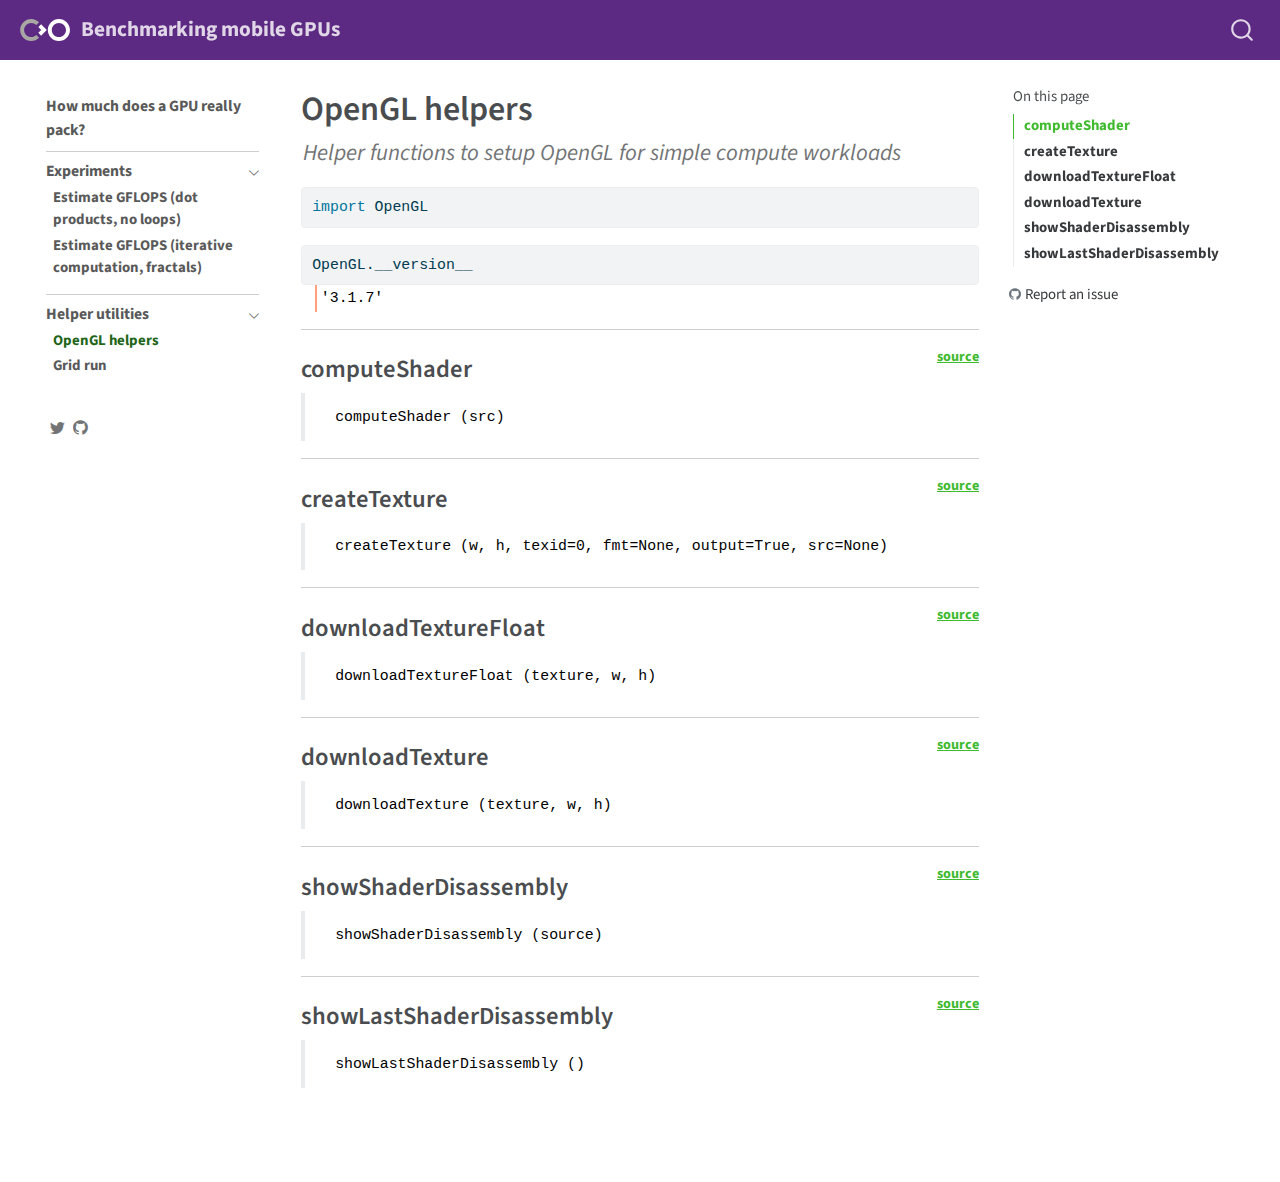
<file: x1. gl_helpers.html>
<!DOCTYPE html>
<html xmlns="http://www.w3.org/1999/xhtml" lang="en" xml:lang="en"><head>

<meta charset="utf-8">
<meta name="generator" content="quarto-1.3.353">

<meta name="viewport" content="width=device-width, initial-scale=1.0, user-scalable=yes">

<meta name="description" content="Helper functions to setup OpenGL for simple compute workloads">

<title>Benchmarking mobile GPUs - OpenGL helpers</title>
<style>
code{white-space: pre-wrap;}
span.smallcaps{font-variant: small-caps;}
div.columns{display: flex; gap: min(4vw, 1.5em);}
div.column{flex: auto; overflow-x: auto;}
div.hanging-indent{margin-left: 1.5em; text-indent: -1.5em;}
ul.task-list{list-style: none;}
ul.task-list li input[type="checkbox"] {
  width: 0.8em;
  margin: 0 0.8em 0.2em -1em; /* quarto-specific, see https://github.com/quarto-dev/quarto-cli/issues/4556 */ 
  vertical-align: middle;
}
/* CSS for syntax highlighting */
pre > code.sourceCode { white-space: pre; position: relative; }
pre > code.sourceCode > span { display: inline-block; line-height: 1.25; }
pre > code.sourceCode > span:empty { height: 1.2em; }
.sourceCode { overflow: visible; }
code.sourceCode > span { color: inherit; text-decoration: inherit; }
div.sourceCode { margin: 1em 0; }
pre.sourceCode { margin: 0; }
@media screen {
div.sourceCode { overflow: auto; }
}
@media print {
pre > code.sourceCode { white-space: pre-wrap; }
pre > code.sourceCode > span { text-indent: -5em; padding-left: 5em; }
}
pre.numberSource code
  { counter-reset: source-line 0; }
pre.numberSource code > span
  { position: relative; left: -4em; counter-increment: source-line; }
pre.numberSource code > span > a:first-child::before
  { content: counter(source-line);
    position: relative; left: -1em; text-align: right; vertical-align: baseline;
    border: none; display: inline-block;
    -webkit-touch-callout: none; -webkit-user-select: none;
    -khtml-user-select: none; -moz-user-select: none;
    -ms-user-select: none; user-select: none;
    padding: 0 4px; width: 4em;
  }
pre.numberSource { margin-left: 3em;  padding-left: 4px; }
div.sourceCode
  {   }
@media screen {
pre > code.sourceCode > span > a:first-child::before { text-decoration: underline; }
}
</style>


<script src="site_libs/quarto-nav/quarto-nav.js"></script>
<script src="site_libs/quarto-nav/headroom.min.js"></script>
<script src="site_libs/clipboard/clipboard.min.js"></script>
<script src="site_libs/quarto-search/autocomplete.umd.js"></script>
<script src="site_libs/quarto-search/fuse.min.js"></script>
<script src="site_libs/quarto-search/quarto-search.js"></script>
<meta name="quarto:offset" content="./">
<script src="site_libs/quarto-html/quarto.js"></script>
<script src="site_libs/quarto-html/popper.min.js"></script>
<script src="site_libs/quarto-html/tippy.umd.min.js"></script>
<script src="site_libs/quarto-html/anchor.min.js"></script>
<link href="site_libs/quarto-html/tippy.css" rel="stylesheet">
<link href="site_libs/quarto-html/quarto-syntax-highlighting.css" rel="stylesheet" id="quarto-text-highlighting-styles">
<script src="site_libs/bootstrap/bootstrap.min.js"></script>
<link href="site_libs/bootstrap/bootstrap-icons.css" rel="stylesheet">
<link href="site_libs/bootstrap/bootstrap.min.css" rel="stylesheet" id="quarto-bootstrap" data-mode="light">
<script id="quarto-search-options" type="application/json">{
  "location": "navbar",
  "copy-button": false,
  "collapse-after": 3,
  "panel-placement": "end",
  "type": "overlay",
  "limit": 20,
  "language": {
    "search-no-results-text": "No results",
    "search-matching-documents-text": "matching documents",
    "search-copy-link-title": "Copy link to search",
    "search-hide-matches-text": "Hide additional matches",
    "search-more-match-text": "more match in this document",
    "search-more-matches-text": "more matches in this document",
    "search-clear-button-title": "Clear",
    "search-detached-cancel-button-title": "Cancel",
    "search-submit-button-title": "Submit"
  }
}</script>


<link rel="stylesheet" href="styles.css">
<meta property="og:title" content="Benchmarking mobile GPUs - OpenGL helpers">
<meta property="og:description" content="Helper functions to setup OpenGL for simple compute workloads">
<meta property="og:site-name" content="Benchmarking mobile GPUs">
<meta name="twitter:title" content="Benchmarking mobile GPUs - OpenGL helpers">
<meta name="twitter:description" content="Helper functions to setup OpenGL for simple compute workloads">
<meta name="twitter:card" content="summary">
</head>

<body class="nav-sidebar floating nav-fixed">

<div id="quarto-search-results"></div>
  <header id="quarto-header" class="headroom fixed-top">
    <nav class="navbar navbar-expand-lg navbar-dark ">
      <div class="navbar-container container-fluid">
      <div class="navbar-brand-container">
    <a href="./index.html" class="navbar-brand navbar-brand-logo">
    <img src="./imgs/logo.svg" alt="" class="navbar-logo">
    </a>
    <a class="navbar-brand" href="./index.html">
    <span class="navbar-title">Benchmarking mobile GPUs</span>
    </a>
  </div>
        <div class="quarto-navbar-tools ms-auto">
</div>
          <div id="quarto-search" class="" title="Search"></div>
      </div> <!-- /container-fluid -->
    </nav>
  <nav class="quarto-secondary-nav">
    <div class="container-fluid d-flex">
      <button type="button" class="quarto-btn-toggle btn" data-bs-toggle="collapse" data-bs-target="#quarto-sidebar,#quarto-sidebar-glass" aria-controls="quarto-sidebar" aria-expanded="false" aria-label="Toggle sidebar navigation" onclick="if (window.quartoToggleHeadroom) { window.quartoToggleHeadroom(); }">
        <i class="bi bi-layout-text-sidebar-reverse"></i>
      </button>
      <nav class="quarto-page-breadcrumbs" aria-label="breadcrumb"><ol class="breadcrumb"><li class="breadcrumb-item"><a href="./x1. gl_helpers.html">Helper utilities</a></li><li class="breadcrumb-item"><a href="./x1. gl_helpers.html">OpenGL helpers</a></li></ol></nav>
      <a class="flex-grow-1" role="button" data-bs-toggle="collapse" data-bs-target="#quarto-sidebar,#quarto-sidebar-glass" aria-controls="quarto-sidebar" aria-expanded="false" aria-label="Toggle sidebar navigation" onclick="if (window.quartoToggleHeadroom) { window.quartoToggleHeadroom(); }">      
      </a>
    </div>
  </nav>
</header>
<!-- content -->
<div id="quarto-content" class="quarto-container page-columns page-rows-contents page-layout-article page-navbar">
<!-- sidebar -->
  <nav id="quarto-sidebar" class="sidebar collapse collapse-horizontal sidebar-navigation floating overflow-auto">
        <div class="sidebar-tools-main">
    <a href="https://twitter.com/jpclap" title="" class="quarto-navigation-tool px-1" aria-label=""><i class="bi bi-twitter"></i></a>
    <a href="https://github.com/collabora/compute-benchmarks" title="" class="quarto-navigation-tool px-1" aria-label=""><i class="bi bi-github"></i></a>
</div>
    <div class="sidebar-menu-container"> 
    <ul class="list-unstyled mt-1">
        <li class="sidebar-item">
  <div class="sidebar-item-container"> 
  <a href="./index.html" class="sidebar-item-text sidebar-link">
 <span class="menu-text">How much does a GPU really pack?</span></a>
  </div>
</li>
        <li class="px-0"><hr class="sidebar-divider hi "></li>
        <li class="sidebar-item sidebar-item-section">
      <div class="sidebar-item-container"> 
            <a class="sidebar-item-text sidebar-link text-start" data-bs-toggle="collapse" data-bs-target="#quarto-sidebar-section-1" aria-expanded="true">
 <span class="menu-text">Experiments</span></a>
          <a class="sidebar-item-toggle text-start" data-bs-toggle="collapse" data-bs-target="#quarto-sidebar-section-1" aria-expanded="true" aria-label="Toggle section">
            <i class="bi bi-chevron-right ms-2"></i>
          </a> 
      </div>
      <ul id="quarto-sidebar-section-1" class="collapse list-unstyled sidebar-section depth1 show">  
          <li class="sidebar-item">
  <div class="sidebar-item-container"> 
  <a href="./a1. estimate gflops (dot products, no loops).html" class="sidebar-item-text sidebar-link">
 <span class="menu-text">Estimate GFLOPS (dot products, no loops)</span></a>
  </div>
</li>
          <li class="sidebar-item">
  <div class="sidebar-item-container"> 
  <a href="./a2. estimate gflops (iterative computation, fractals).html" class="sidebar-item-text sidebar-link">
 <span class="menu-text">Estimate GFLOPS (iterative computation, fractals)</span></a>
  </div>
</li>
      </ul>
  </li>
        <li class="px-0"><hr class="sidebar-divider hi "></li>
        <li class="sidebar-item sidebar-item-section">
      <div class="sidebar-item-container"> 
            <a class="sidebar-item-text sidebar-link text-start" data-bs-toggle="collapse" data-bs-target="#quarto-sidebar-section-2" aria-expanded="true">
 <span class="menu-text">Helper utilities</span></a>
          <a class="sidebar-item-toggle text-start" data-bs-toggle="collapse" data-bs-target="#quarto-sidebar-section-2" aria-expanded="true" aria-label="Toggle section">
            <i class="bi bi-chevron-right ms-2"></i>
          </a> 
      </div>
      <ul id="quarto-sidebar-section-2" class="collapse list-unstyled sidebar-section depth1 show">  
          <li class="sidebar-item">
  <div class="sidebar-item-container"> 
  <a href="./x1. gl_helpers.html" class="sidebar-item-text sidebar-link active">
 <span class="menu-text">OpenGL helpers</span></a>
  </div>
</li>
          <li class="sidebar-item">
  <div class="sidebar-item-container"> 
  <a href="./x2. gridrun.html" class="sidebar-item-text sidebar-link">
 <span class="menu-text">Grid run</span></a>
  </div>
</li>
      </ul>
  </li>
    </ul>
    </div>
</nav>
<div id="quarto-sidebar-glass" data-bs-toggle="collapse" data-bs-target="#quarto-sidebar,#quarto-sidebar-glass"></div>
<!-- margin-sidebar -->
    <div id="quarto-margin-sidebar" class="sidebar margin-sidebar">
        <nav id="TOC" role="doc-toc" class="toc-active">
    <h2 id="toc-title">On this page</h2>
   
  <ul>
  <li><a href="#computeshader" id="toc-computeshader" class="nav-link active" data-scroll-target="#computeshader">computeShader</a></li>
  <li><a href="#createtexture" id="toc-createtexture" class="nav-link" data-scroll-target="#createtexture">createTexture</a></li>
  <li><a href="#downloadtexturefloat" id="toc-downloadtexturefloat" class="nav-link" data-scroll-target="#downloadtexturefloat">downloadTextureFloat</a></li>
  <li><a href="#downloadtexture" id="toc-downloadtexture" class="nav-link" data-scroll-target="#downloadtexture">downloadTexture</a></li>
  <li><a href="#showshaderdisassembly" id="toc-showshaderdisassembly" class="nav-link" data-scroll-target="#showshaderdisassembly">showShaderDisassembly</a></li>
  <li><a href="#showlastshaderdisassembly" id="toc-showlastshaderdisassembly" class="nav-link" data-scroll-target="#showlastshaderdisassembly">showLastShaderDisassembly</a></li>
  </ul>
<div class="toc-actions"><div><i class="bi bi-github"></i></div><div class="action-links"><p><a href="https://github.com/collabora/compute-benchmarks/issues/new" class="toc-action">Report an issue</a></p></div></div></nav>
    </div>
<!-- main -->
<main class="content" id="quarto-document-content">

<header id="title-block-header" class="quarto-title-block default">
<div class="quarto-title">
<h1 class="title">OpenGL helpers</h1>
</div>

<div>
  <div class="description">
    Helper functions to setup OpenGL for simple compute workloads
  </div>
</div>


<div class="quarto-title-meta">

    
  
    
  </div>
  

</header>

<!-- WARNING: THIS FILE WAS AUTOGENERATED! DO NOT EDIT! -->
<div class="cell" data-execution_count="1">
<div class="sourceCode cell-code" id="cb1"><pre class="sourceCode python code-with-copy"><code class="sourceCode python"><span id="cb1-1"><a href="#cb1-1" aria-hidden="true" tabindex="-1"></a><span class="im">import</span> OpenGL</span></code><button title="Copy to Clipboard" class="code-copy-button"><i class="bi"></i></button></pre></div>
</div>
<div class="cell" data-execution_count="2">
<div class="sourceCode cell-code" id="cb2"><pre class="sourceCode python code-with-copy"><code class="sourceCode python"><span id="cb2-1"><a href="#cb2-1" aria-hidden="true" tabindex="-1"></a>OpenGL.__version__</span></code><button title="Copy to Clipboard" class="code-copy-button"><i class="bi"></i></button></pre></div>
<div class="cell-output cell-output-display" data-execution_count="2">
<pre><code>'3.1.7'</code></pre>
</div>
</div>
<hr>
<p><a href="https://github.com/collabora/compute-benchmarks/blob/main/compute_benchmarks/gl_helpers.py#L34" target="_blank" style="float:right; font-size:smaller">source</a></p>
<section id="computeshader" class="level3">
<h3 class="anchored" data-anchor-id="computeshader">computeShader</h3>
<blockquote class="blockquote">
<pre><code> computeShader (src)</code></pre>
</blockquote>
<hr>
<p><a href="https://github.com/collabora/compute-benchmarks/blob/main/compute_benchmarks/gl_helpers.py#L41" target="_blank" style="float:right; font-size:smaller">source</a></p>
</section>
<section id="createtexture" class="level3">
<h3 class="anchored" data-anchor-id="createtexture">createTexture</h3>
<blockquote class="blockquote">
<pre><code> createTexture (w, h, texid=0, fmt=None, output=True, src=None)</code></pre>
</blockquote>
<hr>
<p><a href="https://github.com/collabora/compute-benchmarks/blob/main/compute_benchmarks/gl_helpers.py#L78" target="_blank" style="float:right; font-size:smaller">source</a></p>
</section>
<section id="downloadtexturefloat" class="level3">
<h3 class="anchored" data-anchor-id="downloadtexturefloat">downloadTextureFloat</h3>
<blockquote class="blockquote">
<pre><code> downloadTextureFloat (texture, w, h)</code></pre>
</blockquote>
<hr>
<p><a href="https://github.com/collabora/compute-benchmarks/blob/main/compute_benchmarks/gl_helpers.py#L68" target="_blank" style="float:right; font-size:smaller">source</a></p>
</section>
<section id="downloadtexture" class="level3">
<h3 class="anchored" data-anchor-id="downloadtexture">downloadTexture</h3>
<blockquote class="blockquote">
<pre><code> downloadTexture (texture, w, h)</code></pre>
</blockquote>
<hr>
<p><a href="https://github.com/collabora/compute-benchmarks/blob/main/compute_benchmarks/gl_helpers.py#L97" target="_blank" style="float:right; font-size:smaller">source</a></p>
</section>
<section id="showshaderdisassembly" class="level3">
<h3 class="anchored" data-anchor-id="showshaderdisassembly">showShaderDisassembly</h3>
<blockquote class="blockquote">
<pre><code> showShaderDisassembly (source)</code></pre>
</blockquote>
<hr>
<p><a href="https://github.com/collabora/compute-benchmarks/blob/main/compute_benchmarks/gl_helpers.py#L87" target="_blank" style="float:right; font-size:smaller">source</a></p>
</section>
<section id="showlastshaderdisassembly" class="level3">
<h3 class="anchored" data-anchor-id="showlastshaderdisassembly">showLastShaderDisassembly</h3>
<blockquote class="blockquote">
<pre><code> showLastShaderDisassembly ()</code></pre>
</blockquote>


</section>

</main> <!-- /main -->
<script id="quarto-html-after-body" type="application/javascript">
window.document.addEventListener("DOMContentLoaded", function (event) {
  const toggleBodyColorMode = (bsSheetEl) => {
    const mode = bsSheetEl.getAttribute("data-mode");
    const bodyEl = window.document.querySelector("body");
    if (mode === "dark") {
      bodyEl.classList.add("quarto-dark");
      bodyEl.classList.remove("quarto-light");
    } else {
      bodyEl.classList.add("quarto-light");
      bodyEl.classList.remove("quarto-dark");
    }
  }
  const toggleBodyColorPrimary = () => {
    const bsSheetEl = window.document.querySelector("link#quarto-bootstrap");
    if (bsSheetEl) {
      toggleBodyColorMode(bsSheetEl);
    }
  }
  toggleBodyColorPrimary();  
  const icon = "";
  const anchorJS = new window.AnchorJS();
  anchorJS.options = {
    placement: 'right',
    icon: icon
  };
  anchorJS.add('.anchored');
  const isCodeAnnotation = (el) => {
    for (const clz of el.classList) {
      if (clz.startsWith('code-annotation-')) {                     
        return true;
      }
    }
    return false;
  }
  const clipboard = new window.ClipboardJS('.code-copy-button', {
    text: function(trigger) {
      const codeEl = trigger.previousElementSibling.cloneNode(true);
      for (const childEl of codeEl.children) {
        if (isCodeAnnotation(childEl)) {
          childEl.remove();
        }
      }
      return codeEl.innerText;
    }
  });
  clipboard.on('success', function(e) {
    // button target
    const button = e.trigger;
    // don't keep focus
    button.blur();
    // flash "checked"
    button.classList.add('code-copy-button-checked');
    var currentTitle = button.getAttribute("title");
    button.setAttribute("title", "Copied!");
    let tooltip;
    if (window.bootstrap) {
      button.setAttribute("data-bs-toggle", "tooltip");
      button.setAttribute("data-bs-placement", "left");
      button.setAttribute("data-bs-title", "Copied!");
      tooltip = new bootstrap.Tooltip(button, 
        { trigger: "manual", 
          customClass: "code-copy-button-tooltip",
          offset: [0, -8]});
      tooltip.show();    
    }
    setTimeout(function() {
      if (tooltip) {
        tooltip.hide();
        button.removeAttribute("data-bs-title");
        button.removeAttribute("data-bs-toggle");
        button.removeAttribute("data-bs-placement");
      }
      button.setAttribute("title", currentTitle);
      button.classList.remove('code-copy-button-checked');
    }, 1000);
    // clear code selection
    e.clearSelection();
  });
  function tippyHover(el, contentFn) {
    const config = {
      allowHTML: true,
      content: contentFn,
      maxWidth: 500,
      delay: 100,
      arrow: false,
      appendTo: function(el) {
          return el.parentElement;
      },
      interactive: true,
      interactiveBorder: 10,
      theme: 'quarto',
      placement: 'bottom-start'
    };
    window.tippy(el, config); 
  }
  const noterefs = window.document.querySelectorAll('a[role="doc-noteref"]');
  for (var i=0; i<noterefs.length; i++) {
    const ref = noterefs[i];
    tippyHover(ref, function() {
      // use id or data attribute instead here
      let href = ref.getAttribute('data-footnote-href') || ref.getAttribute('href');
      try { href = new URL(href).hash; } catch {}
      const id = href.replace(/^#\/?/, "");
      const note = window.document.getElementById(id);
      return note.innerHTML;
    });
  }
      let selectedAnnoteEl;
      const selectorForAnnotation = ( cell, annotation) => {
        let cellAttr = 'data-code-cell="' + cell + '"';
        let lineAttr = 'data-code-annotation="' +  annotation + '"';
        const selector = 'span[' + cellAttr + '][' + lineAttr + ']';
        return selector;
      }
      const selectCodeLines = (annoteEl) => {
        const doc = window.document;
        const targetCell = annoteEl.getAttribute("data-target-cell");
        const targetAnnotation = annoteEl.getAttribute("data-target-annotation");
        const annoteSpan = window.document.querySelector(selectorForAnnotation(targetCell, targetAnnotation));
        const lines = annoteSpan.getAttribute("data-code-lines").split(",");
        const lineIds = lines.map((line) => {
          return targetCell + "-" + line;
        })
        let top = null;
        let height = null;
        let parent = null;
        if (lineIds.length > 0) {
            //compute the position of the single el (top and bottom and make a div)
            const el = window.document.getElementById(lineIds[0]);
            top = el.offsetTop;
            height = el.offsetHeight;
            parent = el.parentElement.parentElement;
          if (lineIds.length > 1) {
            const lastEl = window.document.getElementById(lineIds[lineIds.length - 1]);
            const bottom = lastEl.offsetTop + lastEl.offsetHeight;
            height = bottom - top;
          }
          if (top !== null && height !== null && parent !== null) {
            // cook up a div (if necessary) and position it 
            let div = window.document.getElementById("code-annotation-line-highlight");
            if (div === null) {
              div = window.document.createElement("div");
              div.setAttribute("id", "code-annotation-line-highlight");
              div.style.position = 'absolute';
              parent.appendChild(div);
            }
            div.style.top = top - 2 + "px";
            div.style.height = height + 4 + "px";
            let gutterDiv = window.document.getElementById("code-annotation-line-highlight-gutter");
            if (gutterDiv === null) {
              gutterDiv = window.document.createElement("div");
              gutterDiv.setAttribute("id", "code-annotation-line-highlight-gutter");
              gutterDiv.style.position = 'absolute';
              const codeCell = window.document.getElementById(targetCell);
              const gutter = codeCell.querySelector('.code-annotation-gutter');
              gutter.appendChild(gutterDiv);
            }
            gutterDiv.style.top = top - 2 + "px";
            gutterDiv.style.height = height + 4 + "px";
          }
          selectedAnnoteEl = annoteEl;
        }
      };
      const unselectCodeLines = () => {
        const elementsIds = ["code-annotation-line-highlight", "code-annotation-line-highlight-gutter"];
        elementsIds.forEach((elId) => {
          const div = window.document.getElementById(elId);
          if (div) {
            div.remove();
          }
        });
        selectedAnnoteEl = undefined;
      };
      // Attach click handler to the DT
      const annoteDls = window.document.querySelectorAll('dt[data-target-cell]');
      for (const annoteDlNode of annoteDls) {
        annoteDlNode.addEventListener('click', (event) => {
          const clickedEl = event.target;
          if (clickedEl !== selectedAnnoteEl) {
            unselectCodeLines();
            const activeEl = window.document.querySelector('dt[data-target-cell].code-annotation-active');
            if (activeEl) {
              activeEl.classList.remove('code-annotation-active');
            }
            selectCodeLines(clickedEl);
            clickedEl.classList.add('code-annotation-active');
          } else {
            // Unselect the line
            unselectCodeLines();
            clickedEl.classList.remove('code-annotation-active');
          }
        });
      }
  const findCites = (el) => {
    const parentEl = el.parentElement;
    if (parentEl) {
      const cites = parentEl.dataset.cites;
      if (cites) {
        return {
          el,
          cites: cites.split(' ')
        };
      } else {
        return findCites(el.parentElement)
      }
    } else {
      return undefined;
    }
  };
  var bibliorefs = window.document.querySelectorAll('a[role="doc-biblioref"]');
  for (var i=0; i<bibliorefs.length; i++) {
    const ref = bibliorefs[i];
    const citeInfo = findCites(ref);
    if (citeInfo) {
      tippyHover(citeInfo.el, function() {
        var popup = window.document.createElement('div');
        citeInfo.cites.forEach(function(cite) {
          var citeDiv = window.document.createElement('div');
          citeDiv.classList.add('hanging-indent');
          citeDiv.classList.add('csl-entry');
          var biblioDiv = window.document.getElementById('ref-' + cite);
          if (biblioDiv) {
            citeDiv.innerHTML = biblioDiv.innerHTML;
          }
          popup.appendChild(citeDiv);
        });
        return popup.innerHTML;
      });
    }
  }
});
</script>
</div> <!-- /content -->



</body></html>
</file>
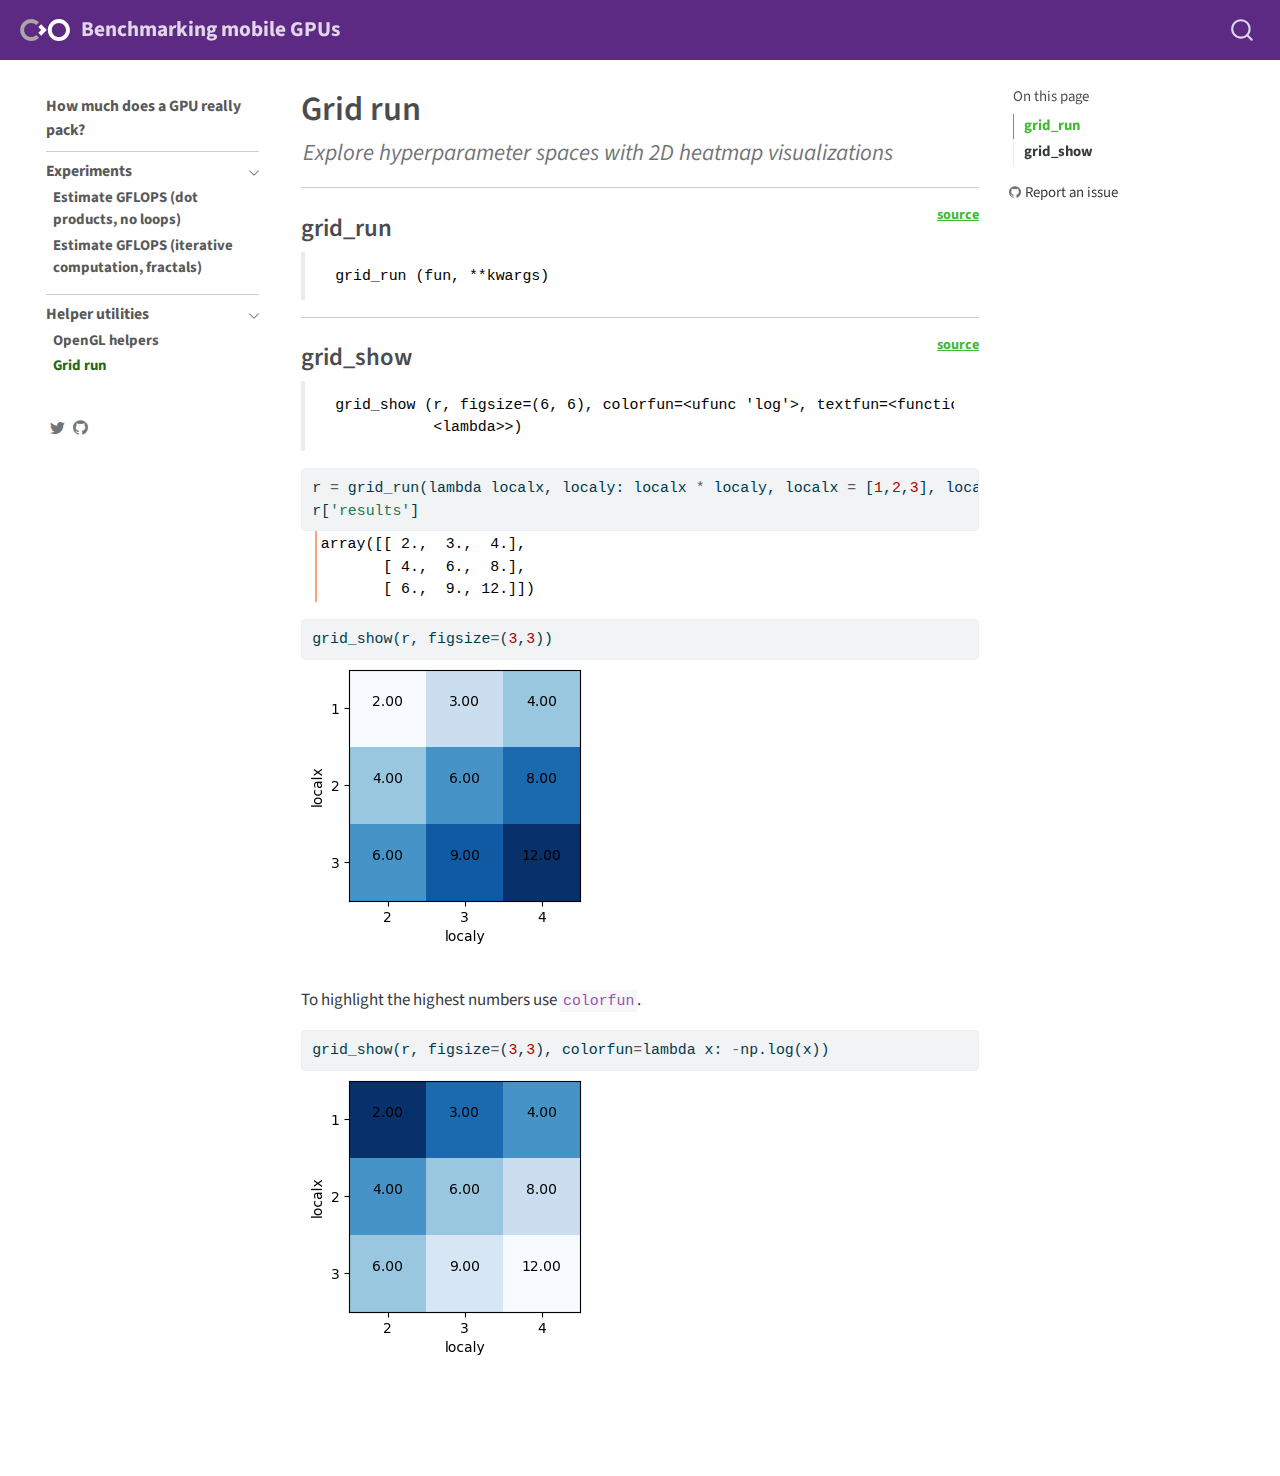
<file: x2. gridrun.html>
<!DOCTYPE html>
<html xmlns="http://www.w3.org/1999/xhtml" lang="en" xml:lang="en"><head>

<meta charset="utf-8">
<meta name="generator" content="quarto-1.3.353">

<meta name="viewport" content="width=device-width, initial-scale=1.0, user-scalable=yes">

<meta name="description" content="Explore hyperparameter spaces with 2D heatmap visualizations">

<title>Benchmarking mobile GPUs - Grid run</title>
<style>
code{white-space: pre-wrap;}
span.smallcaps{font-variant: small-caps;}
div.columns{display: flex; gap: min(4vw, 1.5em);}
div.column{flex: auto; overflow-x: auto;}
div.hanging-indent{margin-left: 1.5em; text-indent: -1.5em;}
ul.task-list{list-style: none;}
ul.task-list li input[type="checkbox"] {
  width: 0.8em;
  margin: 0 0.8em 0.2em -1em; /* quarto-specific, see https://github.com/quarto-dev/quarto-cli/issues/4556 */ 
  vertical-align: middle;
}
/* CSS for syntax highlighting */
pre > code.sourceCode { white-space: pre; position: relative; }
pre > code.sourceCode > span { display: inline-block; line-height: 1.25; }
pre > code.sourceCode > span:empty { height: 1.2em; }
.sourceCode { overflow: visible; }
code.sourceCode > span { color: inherit; text-decoration: inherit; }
div.sourceCode { margin: 1em 0; }
pre.sourceCode { margin: 0; }
@media screen {
div.sourceCode { overflow: auto; }
}
@media print {
pre > code.sourceCode { white-space: pre-wrap; }
pre > code.sourceCode > span { text-indent: -5em; padding-left: 5em; }
}
pre.numberSource code
  { counter-reset: source-line 0; }
pre.numberSource code > span
  { position: relative; left: -4em; counter-increment: source-line; }
pre.numberSource code > span > a:first-child::before
  { content: counter(source-line);
    position: relative; left: -1em; text-align: right; vertical-align: baseline;
    border: none; display: inline-block;
    -webkit-touch-callout: none; -webkit-user-select: none;
    -khtml-user-select: none; -moz-user-select: none;
    -ms-user-select: none; user-select: none;
    padding: 0 4px; width: 4em;
  }
pre.numberSource { margin-left: 3em;  padding-left: 4px; }
div.sourceCode
  {   }
@media screen {
pre > code.sourceCode > span > a:first-child::before { text-decoration: underline; }
}
</style>


<script src="site_libs/quarto-nav/quarto-nav.js"></script>
<script src="site_libs/quarto-nav/headroom.min.js"></script>
<script src="site_libs/clipboard/clipboard.min.js"></script>
<script src="site_libs/quarto-search/autocomplete.umd.js"></script>
<script src="site_libs/quarto-search/fuse.min.js"></script>
<script src="site_libs/quarto-search/quarto-search.js"></script>
<meta name="quarto:offset" content="./">
<script src="site_libs/quarto-html/quarto.js"></script>
<script src="site_libs/quarto-html/popper.min.js"></script>
<script src="site_libs/quarto-html/tippy.umd.min.js"></script>
<script src="site_libs/quarto-html/anchor.min.js"></script>
<link href="site_libs/quarto-html/tippy.css" rel="stylesheet">
<link href="site_libs/quarto-html/quarto-syntax-highlighting.css" rel="stylesheet" id="quarto-text-highlighting-styles">
<script src="site_libs/bootstrap/bootstrap.min.js"></script>
<link href="site_libs/bootstrap/bootstrap-icons.css" rel="stylesheet">
<link href="site_libs/bootstrap/bootstrap.min.css" rel="stylesheet" id="quarto-bootstrap" data-mode="light">
<script id="quarto-search-options" type="application/json">{
  "location": "navbar",
  "copy-button": false,
  "collapse-after": 3,
  "panel-placement": "end",
  "type": "overlay",
  "limit": 20,
  "language": {
    "search-no-results-text": "No results",
    "search-matching-documents-text": "matching documents",
    "search-copy-link-title": "Copy link to search",
    "search-hide-matches-text": "Hide additional matches",
    "search-more-match-text": "more match in this document",
    "search-more-matches-text": "more matches in this document",
    "search-clear-button-title": "Clear",
    "search-detached-cancel-button-title": "Cancel",
    "search-submit-button-title": "Submit"
  }
}</script>


<link rel="stylesheet" href="styles.css">
<meta property="og:title" content="Benchmarking mobile GPUs - Grid run">
<meta property="og:description" content="Explore hyperparameter spaces with 2D heatmap visualizations">
<meta property="og:image" content="https://collabora.github.io/compute-benchmarks/X2. gridrun_files/figure-html/cell-5-output-1.png">
<meta property="og:site-name" content="Benchmarking mobile GPUs">
<meta property="og:image:height" content="294">
<meta property="og:image:width" content="289">
<meta name="twitter:title" content="Benchmarking mobile GPUs - Grid run">
<meta name="twitter:description" content="Explore hyperparameter spaces with 2D heatmap visualizations">
<meta name="twitter:image" content="https://collabora.github.io/compute-benchmarks/X2. gridrun_files/figure-html/cell-5-output-1.png">
<meta name="twitter:image-height" content="294">
<meta name="twitter:image-width" content="289">
<meta name="twitter:card" content="summary_large_image">
</head>

<body class="nav-sidebar floating nav-fixed">

<div id="quarto-search-results"></div>
  <header id="quarto-header" class="headroom fixed-top">
    <nav class="navbar navbar-expand-lg navbar-dark ">
      <div class="navbar-container container-fluid">
      <div class="navbar-brand-container">
    <a href="./index.html" class="navbar-brand navbar-brand-logo">
    <img src="./imgs/logo.svg" alt="" class="navbar-logo">
    </a>
    <a class="navbar-brand" href="./index.html">
    <span class="navbar-title">Benchmarking mobile GPUs</span>
    </a>
  </div>
        <div class="quarto-navbar-tools ms-auto">
</div>
          <div id="quarto-search" class="" title="Search"></div>
      </div> <!-- /container-fluid -->
    </nav>
  <nav class="quarto-secondary-nav">
    <div class="container-fluid d-flex">
      <button type="button" class="quarto-btn-toggle btn" data-bs-toggle="collapse" data-bs-target="#quarto-sidebar,#quarto-sidebar-glass" aria-controls="quarto-sidebar" aria-expanded="false" aria-label="Toggle sidebar navigation" onclick="if (window.quartoToggleHeadroom) { window.quartoToggleHeadroom(); }">
        <i class="bi bi-layout-text-sidebar-reverse"></i>
      </button>
      <nav class="quarto-page-breadcrumbs" aria-label="breadcrumb"><ol class="breadcrumb"><li class="breadcrumb-item"><a href="./x1. gl_helpers.html">Helper utilities</a></li><li class="breadcrumb-item"><a href="./x2. gridrun.html">Grid run</a></li></ol></nav>
      <a class="flex-grow-1" role="button" data-bs-toggle="collapse" data-bs-target="#quarto-sidebar,#quarto-sidebar-glass" aria-controls="quarto-sidebar" aria-expanded="false" aria-label="Toggle sidebar navigation" onclick="if (window.quartoToggleHeadroom) { window.quartoToggleHeadroom(); }">      
      </a>
    </div>
  </nav>
</header>
<!-- content -->
<div id="quarto-content" class="quarto-container page-columns page-rows-contents page-layout-article page-navbar">
<!-- sidebar -->
  <nav id="quarto-sidebar" class="sidebar collapse collapse-horizontal sidebar-navigation floating overflow-auto">
        <div class="sidebar-tools-main">
    <a href="https://twitter.com/jpclap" title="" class="quarto-navigation-tool px-1" aria-label=""><i class="bi bi-twitter"></i></a>
    <a href="https://github.com/collabora/compute-benchmarks" title="" class="quarto-navigation-tool px-1" aria-label=""><i class="bi bi-github"></i></a>
</div>
    <div class="sidebar-menu-container"> 
    <ul class="list-unstyled mt-1">
        <li class="sidebar-item">
  <div class="sidebar-item-container"> 
  <a href="./index.html" class="sidebar-item-text sidebar-link">
 <span class="menu-text">How much does a GPU really pack?</span></a>
  </div>
</li>
        <li class="px-0"><hr class="sidebar-divider hi "></li>
        <li class="sidebar-item sidebar-item-section">
      <div class="sidebar-item-container"> 
            <a class="sidebar-item-text sidebar-link text-start" data-bs-toggle="collapse" data-bs-target="#quarto-sidebar-section-1" aria-expanded="true">
 <span class="menu-text">Experiments</span></a>
          <a class="sidebar-item-toggle text-start" data-bs-toggle="collapse" data-bs-target="#quarto-sidebar-section-1" aria-expanded="true" aria-label="Toggle section">
            <i class="bi bi-chevron-right ms-2"></i>
          </a> 
      </div>
      <ul id="quarto-sidebar-section-1" class="collapse list-unstyled sidebar-section depth1 show">  
          <li class="sidebar-item">
  <div class="sidebar-item-container"> 
  <a href="./a1. estimate gflops (dot products, no loops).html" class="sidebar-item-text sidebar-link">
 <span class="menu-text">Estimate GFLOPS (dot products, no loops)</span></a>
  </div>
</li>
          <li class="sidebar-item">
  <div class="sidebar-item-container"> 
  <a href="./a2. estimate gflops (iterative computation, fractals).html" class="sidebar-item-text sidebar-link">
 <span class="menu-text">Estimate GFLOPS (iterative computation, fractals)</span></a>
  </div>
</li>
      </ul>
  </li>
        <li class="px-0"><hr class="sidebar-divider hi "></li>
        <li class="sidebar-item sidebar-item-section">
      <div class="sidebar-item-container"> 
            <a class="sidebar-item-text sidebar-link text-start" data-bs-toggle="collapse" data-bs-target="#quarto-sidebar-section-2" aria-expanded="true">
 <span class="menu-text">Helper utilities</span></a>
          <a class="sidebar-item-toggle text-start" data-bs-toggle="collapse" data-bs-target="#quarto-sidebar-section-2" aria-expanded="true" aria-label="Toggle section">
            <i class="bi bi-chevron-right ms-2"></i>
          </a> 
      </div>
      <ul id="quarto-sidebar-section-2" class="collapse list-unstyled sidebar-section depth1 show">  
          <li class="sidebar-item">
  <div class="sidebar-item-container"> 
  <a href="./x1. gl_helpers.html" class="sidebar-item-text sidebar-link">
 <span class="menu-text">OpenGL helpers</span></a>
  </div>
</li>
          <li class="sidebar-item">
  <div class="sidebar-item-container"> 
  <a href="./x2. gridrun.html" class="sidebar-item-text sidebar-link active">
 <span class="menu-text">Grid run</span></a>
  </div>
</li>
      </ul>
  </li>
    </ul>
    </div>
</nav>
<div id="quarto-sidebar-glass" data-bs-toggle="collapse" data-bs-target="#quarto-sidebar,#quarto-sidebar-glass"></div>
<!-- margin-sidebar -->
    <div id="quarto-margin-sidebar" class="sidebar margin-sidebar">
        <nav id="TOC" role="doc-toc" class="toc-active">
    <h2 id="toc-title">On this page</h2>
   
  <ul>
  <li><a href="#grid_run" id="toc-grid_run" class="nav-link active" data-scroll-target="#grid_run">grid_run</a></li>
  <li><a href="#grid_show" id="toc-grid_show" class="nav-link" data-scroll-target="#grid_show">grid_show</a></li>
  </ul>
<div class="toc-actions"><div><i class="bi bi-github"></i></div><div class="action-links"><p><a href="https://github.com/collabora/compute-benchmarks/issues/new" class="toc-action">Report an issue</a></p></div></div></nav>
    </div>
<!-- main -->
<main class="content" id="quarto-document-content">

<header id="title-block-header" class="quarto-title-block default">
<div class="quarto-title">
<h1 class="title">Grid run</h1>
</div>

<div>
  <div class="description">
    Explore hyperparameter spaces with 2D heatmap visualizations
  </div>
</div>


<div class="quarto-title-meta">

    
  
    
  </div>
  

</header>

<!-- WARNING: THIS FILE WAS AUTOGENERATED! DO NOT EDIT! -->
<hr>
<p><a href="https://github.com/collabora/compute-benchmarks/blob/main/compute_benchmarks/gridrun.py#L12" target="_blank" style="float:right; font-size:smaller">source</a></p>
<section id="grid_run" class="level3">
<h3 class="anchored" data-anchor-id="grid_run">grid_run</h3>
<blockquote class="blockquote">
<pre><code> grid_run (fun, **kwargs)</code></pre>
</blockquote>
<hr>
<p><a href="https://github.com/collabora/compute-benchmarks/blob/main/compute_benchmarks/gridrun.py#L27" target="_blank" style="float:right; font-size:smaller">source</a></p>
</section>
<section id="grid_show" class="level3">
<h3 class="anchored" data-anchor-id="grid_show">grid_show</h3>
<blockquote class="blockquote">
<pre><code> grid_show (r, figsize=(6, 6), colorfun=&lt;ufunc 'log'&gt;, textfun=&lt;function
            &lt;lambda&gt;&gt;)</code></pre>
</blockquote>
<div class="cell">
<div class="sourceCode cell-code" id="cb3"><pre class="sourceCode python code-with-copy"><code class="sourceCode python"><span id="cb3-1"><a href="#cb3-1" aria-hidden="true" tabindex="-1"></a>r <span class="op">=</span> grid_run(<span class="kw">lambda</span> localx, localy: localx <span class="op">*</span> localy, localx <span class="op">=</span> [<span class="dv">1</span>,<span class="dv">2</span>,<span class="dv">3</span>], localy<span class="op">=</span>[<span class="dv">2</span>,<span class="dv">3</span>,<span class="dv">4</span>])</span>
<span id="cb3-2"><a href="#cb3-2" aria-hidden="true" tabindex="-1"></a>r[<span class="st">'results'</span>]</span></code><button title="Copy to Clipboard" class="code-copy-button"><i class="bi"></i></button></pre></div>
<div class="cell-output cell-output-display">
<pre><code>array([[ 2.,  3.,  4.],
       [ 4.,  6.,  8.],
       [ 6.,  9., 12.]])</code></pre>
</div>
</div>
<div class="cell">
<div class="sourceCode cell-code" id="cb5"><pre class="sourceCode python code-with-copy"><code class="sourceCode python"><span id="cb5-1"><a href="#cb5-1" aria-hidden="true" tabindex="-1"></a>grid_show(r, figsize<span class="op">=</span>(<span class="dv">3</span>,<span class="dv">3</span>))</span></code><button title="Copy to Clipboard" class="code-copy-button"><i class="bi"></i></button></pre></div>
<div class="cell-output cell-output-display">
<p><img src="X2. gridrun_files/figure-html/cell-5-output-1.png" class="img-fluid"></p>
</div>
</div>
<p>To highlight the highest numbers use <code>colorfun</code>.</p>
<div class="cell">
<div class="sourceCode cell-code" id="cb6"><pre class="sourceCode python code-with-copy"><code class="sourceCode python"><span id="cb6-1"><a href="#cb6-1" aria-hidden="true" tabindex="-1"></a>grid_show(r, figsize<span class="op">=</span>(<span class="dv">3</span>,<span class="dv">3</span>), colorfun<span class="op">=</span><span class="kw">lambda</span> x: <span class="op">-</span>np.log(x))</span></code><button title="Copy to Clipboard" class="code-copy-button"><i class="bi"></i></button></pre></div>
<div class="cell-output cell-output-display">
<p><img src="X2. gridrun_files/figure-html/cell-6-output-1.png" class="img-fluid"></p>
</div>
</div>


</section>

</main> <!-- /main -->
<script id="quarto-html-after-body" type="application/javascript">
window.document.addEventListener("DOMContentLoaded", function (event) {
  const toggleBodyColorMode = (bsSheetEl) => {
    const mode = bsSheetEl.getAttribute("data-mode");
    const bodyEl = window.document.querySelector("body");
    if (mode === "dark") {
      bodyEl.classList.add("quarto-dark");
      bodyEl.classList.remove("quarto-light");
    } else {
      bodyEl.classList.add("quarto-light");
      bodyEl.classList.remove("quarto-dark");
    }
  }
  const toggleBodyColorPrimary = () => {
    const bsSheetEl = window.document.querySelector("link#quarto-bootstrap");
    if (bsSheetEl) {
      toggleBodyColorMode(bsSheetEl);
    }
  }
  toggleBodyColorPrimary();  
  const icon = "";
  const anchorJS = new window.AnchorJS();
  anchorJS.options = {
    placement: 'right',
    icon: icon
  };
  anchorJS.add('.anchored');
  const isCodeAnnotation = (el) => {
    for (const clz of el.classList) {
      if (clz.startsWith('code-annotation-')) {                     
        return true;
      }
    }
    return false;
  }
  const clipboard = new window.ClipboardJS('.code-copy-button', {
    text: function(trigger) {
      const codeEl = trigger.previousElementSibling.cloneNode(true);
      for (const childEl of codeEl.children) {
        if (isCodeAnnotation(childEl)) {
          childEl.remove();
        }
      }
      return codeEl.innerText;
    }
  });
  clipboard.on('success', function(e) {
    // button target
    const button = e.trigger;
    // don't keep focus
    button.blur();
    // flash "checked"
    button.classList.add('code-copy-button-checked');
    var currentTitle = button.getAttribute("title");
    button.setAttribute("title", "Copied!");
    let tooltip;
    if (window.bootstrap) {
      button.setAttribute("data-bs-toggle", "tooltip");
      button.setAttribute("data-bs-placement", "left");
      button.setAttribute("data-bs-title", "Copied!");
      tooltip = new bootstrap.Tooltip(button, 
        { trigger: "manual", 
          customClass: "code-copy-button-tooltip",
          offset: [0, -8]});
      tooltip.show();    
    }
    setTimeout(function() {
      if (tooltip) {
        tooltip.hide();
        button.removeAttribute("data-bs-title");
        button.removeAttribute("data-bs-toggle");
        button.removeAttribute("data-bs-placement");
      }
      button.setAttribute("title", currentTitle);
      button.classList.remove('code-copy-button-checked');
    }, 1000);
    // clear code selection
    e.clearSelection();
  });
  function tippyHover(el, contentFn) {
    const config = {
      allowHTML: true,
      content: contentFn,
      maxWidth: 500,
      delay: 100,
      arrow: false,
      appendTo: function(el) {
          return el.parentElement;
      },
      interactive: true,
      interactiveBorder: 10,
      theme: 'quarto',
      placement: 'bottom-start'
    };
    window.tippy(el, config); 
  }
  const noterefs = window.document.querySelectorAll('a[role="doc-noteref"]');
  for (var i=0; i<noterefs.length; i++) {
    const ref = noterefs[i];
    tippyHover(ref, function() {
      // use id or data attribute instead here
      let href = ref.getAttribute('data-footnote-href') || ref.getAttribute('href');
      try { href = new URL(href).hash; } catch {}
      const id = href.replace(/^#\/?/, "");
      const note = window.document.getElementById(id);
      return note.innerHTML;
    });
  }
      let selectedAnnoteEl;
      const selectorForAnnotation = ( cell, annotation) => {
        let cellAttr = 'data-code-cell="' + cell + '"';
        let lineAttr = 'data-code-annotation="' +  annotation + '"';
        const selector = 'span[' + cellAttr + '][' + lineAttr + ']';
        return selector;
      }
      const selectCodeLines = (annoteEl) => {
        const doc = window.document;
        const targetCell = annoteEl.getAttribute("data-target-cell");
        const targetAnnotation = annoteEl.getAttribute("data-target-annotation");
        const annoteSpan = window.document.querySelector(selectorForAnnotation(targetCell, targetAnnotation));
        const lines = annoteSpan.getAttribute("data-code-lines").split(",");
        const lineIds = lines.map((line) => {
          return targetCell + "-" + line;
        })
        let top = null;
        let height = null;
        let parent = null;
        if (lineIds.length > 0) {
            //compute the position of the single el (top and bottom and make a div)
            const el = window.document.getElementById(lineIds[0]);
            top = el.offsetTop;
            height = el.offsetHeight;
            parent = el.parentElement.parentElement;
          if (lineIds.length > 1) {
            const lastEl = window.document.getElementById(lineIds[lineIds.length - 1]);
            const bottom = lastEl.offsetTop + lastEl.offsetHeight;
            height = bottom - top;
          }
          if (top !== null && height !== null && parent !== null) {
            // cook up a div (if necessary) and position it 
            let div = window.document.getElementById("code-annotation-line-highlight");
            if (div === null) {
              div = window.document.createElement("div");
              div.setAttribute("id", "code-annotation-line-highlight");
              div.style.position = 'absolute';
              parent.appendChild(div);
            }
            div.style.top = top - 2 + "px";
            div.style.height = height + 4 + "px";
            let gutterDiv = window.document.getElementById("code-annotation-line-highlight-gutter");
            if (gutterDiv === null) {
              gutterDiv = window.document.createElement("div");
              gutterDiv.setAttribute("id", "code-annotation-line-highlight-gutter");
              gutterDiv.style.position = 'absolute';
              const codeCell = window.document.getElementById(targetCell);
              const gutter = codeCell.querySelector('.code-annotation-gutter');
              gutter.appendChild(gutterDiv);
            }
            gutterDiv.style.top = top - 2 + "px";
            gutterDiv.style.height = height + 4 + "px";
          }
          selectedAnnoteEl = annoteEl;
        }
      };
      const unselectCodeLines = () => {
        const elementsIds = ["code-annotation-line-highlight", "code-annotation-line-highlight-gutter"];
        elementsIds.forEach((elId) => {
          const div = window.document.getElementById(elId);
          if (div) {
            div.remove();
          }
        });
        selectedAnnoteEl = undefined;
      };
      // Attach click handler to the DT
      const annoteDls = window.document.querySelectorAll('dt[data-target-cell]');
      for (const annoteDlNode of annoteDls) {
        annoteDlNode.addEventListener('click', (event) => {
          const clickedEl = event.target;
          if (clickedEl !== selectedAnnoteEl) {
            unselectCodeLines();
            const activeEl = window.document.querySelector('dt[data-target-cell].code-annotation-active');
            if (activeEl) {
              activeEl.classList.remove('code-annotation-active');
            }
            selectCodeLines(clickedEl);
            clickedEl.classList.add('code-annotation-active');
          } else {
            // Unselect the line
            unselectCodeLines();
            clickedEl.classList.remove('code-annotation-active');
          }
        });
      }
  const findCites = (el) => {
    const parentEl = el.parentElement;
    if (parentEl) {
      const cites = parentEl.dataset.cites;
      if (cites) {
        return {
          el,
          cites: cites.split(' ')
        };
      } else {
        return findCites(el.parentElement)
      }
    } else {
      return undefined;
    }
  };
  var bibliorefs = window.document.querySelectorAll('a[role="doc-biblioref"]');
  for (var i=0; i<bibliorefs.length; i++) {
    const ref = bibliorefs[i];
    const citeInfo = findCites(ref);
    if (citeInfo) {
      tippyHover(citeInfo.el, function() {
        var popup = window.document.createElement('div');
        citeInfo.cites.forEach(function(cite) {
          var citeDiv = window.document.createElement('div');
          citeDiv.classList.add('hanging-indent');
          citeDiv.classList.add('csl-entry');
          var biblioDiv = window.document.getElementById('ref-' + cite);
          if (biblioDiv) {
            citeDiv.innerHTML = biblioDiv.innerHTML;
          }
          popup.appendChild(citeDiv);
        });
        return popup.innerHTML;
      });
    }
  }
});
</script>
</div> <!-- /content -->



</body></html>
</file>
<file: site_libs/quarto-html/tippy.css>
.tippy-box[data-animation=fade][data-state=hidden]{opacity:0}[data-tippy-root]{max-width:calc(100vw - 10px)}.tippy-box{position:relative;background-color:#333;color:#fff;border-radius:4px;font-size:14px;line-height:1.4;white-space:normal;outline:0;transition-property:transform,visibility,opacity}.tippy-box[data-placement^=top]>.tippy-arrow{bottom:0}.tippy-box[data-placement^=top]>.tippy-arrow:before{bottom:-7px;left:0;border-width:8px 8px 0;border-top-color:initial;transform-origin:center top}.tippy-box[data-placement^=bottom]>.tippy-arrow{top:0}.tippy-box[data-placement^=bottom]>.tippy-arrow:before{top:-7px;left:0;border-width:0 8px 8px;border-bottom-color:initial;transform-origin:center bottom}.tippy-box[data-placement^=left]>.tippy-arrow{right:0}.tippy-box[data-placement^=left]>.tippy-arrow:before{border-width:8px 0 8px 8px;border-left-color:initial;right:-7px;transform-origin:center left}.tippy-box[data-placement^=right]>.tippy-arrow{left:0}.tippy-box[data-placement^=right]>.tippy-arrow:before{left:-7px;border-width:8px 8px 8px 0;border-right-color:initial;transform-origin:center right}.tippy-box[data-inertia][data-state=visible]{transition-timing-function:cubic-bezier(.54,1.5,.38,1.11)}.tippy-arrow{width:16px;height:16px;color:#333}.tippy-arrow:before{content:"";position:absolute;border-color:transparent;border-style:solid}.tippy-content{position:relative;padding:5px 9px;z-index:1}
</file>
<file: site_libs/quarto-html/quarto-syntax-highlighting.css>
/* quarto syntax highlight colors */
:root {
  --quarto-hl-ot-color: #003B4F;
  --quarto-hl-at-color: #657422;
  --quarto-hl-ss-color: #20794D;
  --quarto-hl-an-color: #5E5E5E;
  --quarto-hl-fu-color: #4758AB;
  --quarto-hl-st-color: #20794D;
  --quarto-hl-cf-color: #003B4F;
  --quarto-hl-op-color: #5E5E5E;
  --quarto-hl-er-color: #AD0000;
  --quarto-hl-bn-color: #AD0000;
  --quarto-hl-al-color: #AD0000;
  --quarto-hl-va-color: #111111;
  --quarto-hl-bu-color: inherit;
  --quarto-hl-ex-color: inherit;
  --quarto-hl-pp-color: #AD0000;
  --quarto-hl-in-color: #5E5E5E;
  --quarto-hl-vs-color: #20794D;
  --quarto-hl-wa-color: #5E5E5E;
  --quarto-hl-do-color: #5E5E5E;
  --quarto-hl-im-color: #00769E;
  --quarto-hl-ch-color: #20794D;
  --quarto-hl-dt-color: #AD0000;
  --quarto-hl-fl-color: #AD0000;
  --quarto-hl-co-color: #5E5E5E;
  --quarto-hl-cv-color: #5E5E5E;
  --quarto-hl-cn-color: #8f5902;
  --quarto-hl-sc-color: #5E5E5E;
  --quarto-hl-dv-color: #AD0000;
  --quarto-hl-kw-color: #003B4F;
}

/* other quarto variables */
:root {
  --quarto-font-monospace: SFMono-Regular, Menlo, Monaco, Consolas, "Liberation Mono", "Courier New", monospace;
}

pre > code.sourceCode > span {
  color: #003B4F;
}

code span {
  color: #003B4F;
}

code.sourceCode > span {
  color: #003B4F;
}

div.sourceCode,
div.sourceCode pre.sourceCode {
  color: #003B4F;
}

code span.ot {
  color: #003B4F;
  font-style: inherit;
}

code span.at {
  color: #657422;
  font-style: inherit;
}

code span.ss {
  color: #20794D;
  font-style: inherit;
}

code span.an {
  color: #5E5E5E;
  font-style: inherit;
}

code span.fu {
  color: #4758AB;
  font-style: inherit;
}

code span.st {
  color: #20794D;
  font-style: inherit;
}

code span.cf {
  color: #003B4F;
  font-style: inherit;
}

code span.op {
  color: #5E5E5E;
  font-style: inherit;
}

code span.er {
  color: #AD0000;
  font-style: inherit;
}

code span.bn {
  color: #AD0000;
  font-style: inherit;
}

code span.al {
  color: #AD0000;
  font-style: inherit;
}

code span.va {
  color: #111111;
  font-style: inherit;
}

code span.bu {
  font-style: inherit;
}

code span.ex {
  font-style: inherit;
}

code span.pp {
  color: #AD0000;
  font-style: inherit;
}

code span.in {
  color: #5E5E5E;
  font-style: inherit;
}

code span.vs {
  color: #20794D;
  font-style: inherit;
}

code span.wa {
  color: #5E5E5E;
  font-style: italic;
}

code span.do {
  color: #5E5E5E;
  font-style: italic;
}

code span.im {
  color: #00769E;
  font-style: inherit;
}

code span.ch {
  color: #20794D;
  font-style: inherit;
}

code span.dt {
  color: #AD0000;
  font-style: inherit;
}

code span.fl {
  color: #AD0000;
  font-style: inherit;
}

code span.co {
  color: #5E5E5E;
  font-style: inherit;
}

code span.cv {
  color: #5E5E5E;
  font-style: italic;
}

code span.cn {
  color: #8f5902;
  font-style: inherit;
}

code span.sc {
  color: #5E5E5E;
  font-style: inherit;
}

code span.dv {
  color: #AD0000;
  font-style: inherit;
}

code span.kw {
  color: #003B4F;
  font-style: inherit;
}

.prevent-inlining {
  content: "</";
}

/*# sourceMappingURL=debc5d5d77c3f9108843748ff7464032.css.map */
</file>
<file: styles.css>
.cell {
  margin-bottom: 1rem;
}

.cell > .sourceCode {
  margin-bottom: 0;
}

.cell-output > pre {
  margin-bottom: 0;
}

.cell-output > pre, .cell-output > .sourceCode > pre, .cell-output-stdout > pre {
  margin-left: 0.8rem;
  margin-top: 0;
  background: none;
  border-left: 2px solid lightsalmon;
  border-top-left-radius: 0;
  border-top-right-radius: 0;
}

.cell-output > .sourceCode {
  border: none;
}

.cell-output > .sourceCode {
  background: none;
  margin-top: 0;
}

div.description {
  padding-left: 2px;
  padding-top: 5px;
  font-style: italic;
  font-size: 135%;
  opacity: 70%;
}
</file>
